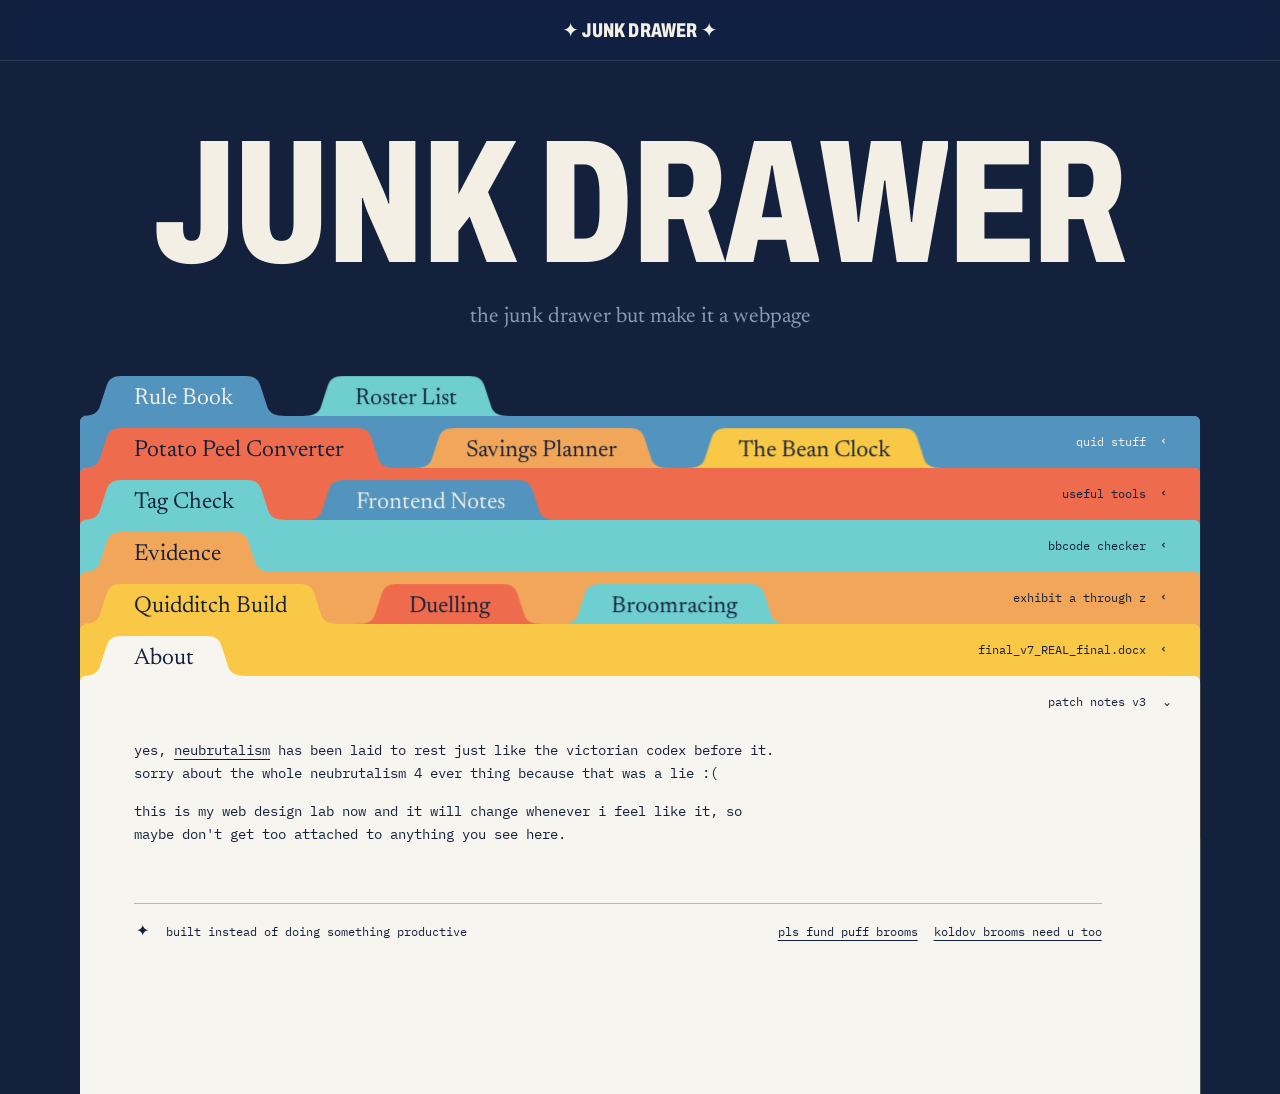
<file: index.html>
<!DOCTYPE html>
<html lang="en">
<head>
<meta charset="UTF-8">
<meta name="viewport" content="width=device-width, initial-scale=1.0">
<title>Junk Drawer</title>
<link rel="icon" href="favicon.svg?v=5" type="image/svg+xml">
<link rel="preconnect" href="https://fonts.googleapis.com">
<link rel="preconnect" href="https://fonts.gstatic.com" crossorigin>
<link href="https://fonts.googleapis.com/css2?family=Archivo:wdth,wght@62..125,400..900&family=IBM+Plex+Mono:wght@400;500&family=Newsreader:ital,opsz,wght@0,6..72,400..600;1,6..72,400&display=swap" rel="stylesheet">
<link rel="stylesheet" href="neo.css?v=traverse-10">
<script src="neo-transition.js?v=traverse-10"></script>
<script src="neo-motion.js?v=traverse-10"></script>
<script>
/* Start the stack at its final height. --cover-min (the About sheet's
   height, measured by neo-motion.js once it runs) is remembered per width;
   apply it before the first paint, so the page's scroll height does not
   change after it shows. Android Chrome flashes its scrollbar whenever that
   height changes, and on a phone that was every return home. */
try {
  var cm = JSON.parse(sessionStorage.getItem('junk-drawer:cover-min'));
  if (cm && cm.w === innerWidth) document.documentElement.style.setProperty('--cover-min', cm.v);
} catch (_) {}
</script>
<style>
/* A folder has a tabbed back and an independent front cover.
   The cover tips forward on hover; the right third unfolds the stack. */
html { overflow-x: hidden; overflow-x: clip; overscroll-behavior-y: none; }
body { padding-bottom: 0; }
/* A hovered cover slides down past the bottom of the stack (16px, or a lot
   more when the stack unfolds). Clip that vertically, here at <main>, whose
   bottom is the stack's bottom: as Mosby does, with overflow:clip, which
   hides it AND keeps it out of the scroll height (a clip-path only hid it,
   so the page could scroll into an empty dark strip). The sides are left
   open on purpose: a tilted cover comes out a few px wider than the sheets
   behind it, which is what makes the folder look like it is opening.
   (Lifted while a file is picked, as it slides out of the stack.) */
main { overflow-x: visible; overflow-y: clip; }
/* --gutter: the dark margin either side of the stack. The paper strip along
   the bottom (so no dark shows under the last folder) uses the same numbers
   as the stack: as wide as the window minus both gutters, capped at the
   stack's max-width, centred. The top bar cancels the gutter to stay full width. */
body.home {
  --gutter: 80px;
  --stack-max: 1300px;
  padding-left: var(--gutter); padding-right: var(--gutter);
  background:
    linear-gradient(var(--paper), var(--paper)) center bottom / min(var(--stack-max), calc(100% - 2 * var(--gutter))) 220px no-repeat,
    var(--desk);
}
body.home .topbar { margin-left: calc(-1 * var(--gutter)); margin-right: calc(-1 * var(--gutter)); }
@media (max-width: 1020px) { body.home { --gutter: 32px; } }
@media (max-width: 780px)  { body.home { --gutter: 24px; } }
@media (max-width: 500px)  { body.home { --gutter: 0px; } }

/* title only, at Mosby's scale: ~17vw, just under the bar, stack right after */
.home-intro { text-align: center; padding: clamp(40px, 6vw, 72px) 0 44px; }
/* "JUNK DRAWER" sets about 5.5x its font size wide: size it to the room
   between the gutters (with a little slack) so it stays on one line as long
   as it can, and only wraps once it would drop below 3rem */
.home-intro h1 { font-size: clamp(3rem, calc((100vw - 2 * var(--gutter) - 16px) / 5.7), 11rem); line-height: 0.8; }
/* the line under the title, as Mosby's: quiet serif, centred, a short measure */
/* same reason: the title must not wrap onto a second line for the moment
   its webfont is still loading (it is sized to fit on one; only on the very
   narrowest screens may it wrap) */
@media (min-width: 300px) { .home-intro h1 { white-space: nowrap; } }
.home-sub {
  max-width: 34ch; margin: 22px auto 0;
  font-family: var(--font-body); font-size: clamp(1.05rem, 2vw, 1.35rem); line-height: 1.35;
  color: var(--desk-dim);
}

/* ---------- THE STACK ---------- */
.stack {
  --tabh: var(--file-tab-height);     /* 4px taller than before, all of it under the label */
  --tab-pb: var(--file-tab-bottom);     /* room under the label, so it does not sit on the edge */
  --sh: var(--file-tab-shoulder);
  --peek: 52px;
  --reveal: clamp(210px, 15vw, 320px);
  /* --cover-min: the About sheet's own height, measured by neo-motion.js */
  --base: max(260px, 42vh, var(--reveal), var(--cover-min, 0px));
  --open: calc(var(--reveal) - var(--peek));
  --tilt: -3deg;
  --cover-offset: 16px;
  max-width: var(--stack-max); margin: 0 auto;
  user-select: none;
  position: relative;
  /* (vertical overflow is clipped by <main>, below) */
  --last: 5;         /* index of the bottom folder */
  height: calc(var(--tabh) + var(--base) + var(--last) * var(--peek));
  perspective: 3000px;
}
.folder {
  --c: var(--yellow);
  --depth: calc(var(--last) - var(--i));
  display: block; position: absolute; inset: auto 0 0;
  height: calc(var(--base) + var(--peek) * var(--depth));
  z-index: var(--i);
  color: var(--black); text-decoration: none;
  transform-origin: bottom;
  transform-style: preserve-3d;
  transition: transform 0.65s var(--ease), height 0.65s var(--ease);
  animation: stack-in 1s var(--ease) backwards;
  animation-delay: calc(0.15s + var(--i) * 0.07s);
}
/* while neo-motion.js measures the tab rows (see fitTabs) */
.stack.is-fitting .folder, .stack.is-fitting .folder * { transition: none !important; }
@keyframes stack-in { from { transform: translateY(60vh); } }

/* SHEETS — as in Mosby's stack, every sub-page is its own sheet in its own
   colour, all of them behind the folder's cover, each showing only its own
   tab (the row lists every tab so they keep their places; a sheet hides the
   ones that are not its). Hovering a tab tips the cover and every sheet in
   front of that one forward, so a strip of that sheet's colour shows above
   them: the file is being pulled out. The first sheet is the folder's own
   colour and catches the hover anywhere on the folder body. */
.folder-page {
  position: absolute; inset: 0; display: block;
  background: var(--pc); color: var(--pt, var(--black)); text-decoration: none;
  border-radius: 6px 6px 0 0;
  transform: translateZ(calc(var(--k) * -1px));
  transform-origin: bottom;
  transition: transform 0.65s var(--ease);
}
.folder-page.is-rotated { transform: translateY(var(--cover-offset)) rotateX(var(--tilt)); }
.folder-page:focus-visible { outline: none; }
.folder-page:focus-visible .folder-tab.is-own { text-decoration: underline; text-underline-offset: 4px; }
.folder-unfold { position: absolute; inset: 0 0 0 auto; width: 33%; z-index: 1; }

/* The file's sub-pages sit left-aligned in one row along its top edge, as
   Mosby's architects do per category; each tab links straight to its page.
   neo-motion.js keeps a row clear of the label of the folder behind it and
   shrinks the type a little if a long row would not fit. */
.folder-tabs {
  /* --tsh: this row's shoulder width; --tgap: space between two tabs'
     shoulders. Both tighten (set on the folder by neo-motion.js) before the
     type shrinks; read with fallbacks so the folder's values reach every sheet. */
  position: absolute; bottom: 100%; left: 0; right: var(--reserve, 0px);
  display: flex; align-items: flex-end;
  padding-left: var(--sh);
  font-size: var(--tab-fs, var(--file-tab-font));
}
.folder-tab.is-squeezed-out { display: none; }
.folder-tab {
  position: relative; flex: none;
  display: flex; align-items: center; justify-content: center;
  width: max-content; height: var(--tabh); padding: var(--file-tab-padding); margin-right: calc(var(--tsh, var(--sh)) * 2 + var(--tgap, 14px));
  background: var(--pc); color: inherit; text-decoration: none;
  font-family: var(--font-body); font-size: inherit; line-height: 1; white-space: nowrap;
}
.folder-tab:last-child { margin-right: 0; }
.folder-tab:not(.is-own) { visibility: hidden; }
/* the row spans the folder on every sheet; only a sheet's own tab may catch
   the pointer, or the front sheet's row would cover the tabs behind it */
.folder-tabs { pointer-events: none; }
.folder-tab.is-own { pointer-events: auto; }
.folder-tab::before, .folder-tab::after {
  content: ""; position: absolute; top: 0; bottom: 0; width: var(--tsh, var(--sh));
  background: var(--pc);
  -webkit-mask: var(--m) 0 0 / 100% 100% no-repeat; mask: var(--m) 0 0 / 100% 100% no-repeat;
}
/* 1px overlap into the tab, so no hairline seam shows at the join */
.folder-tab::before { right: calc(100% - 1px); --m: var(--shoulder-l); }
.folder-tab::after  { left: calc(100% - 1px);  --m: var(--shoulder-r); }
.folder-band {
  /* row 1: the file's label, level with the next folder's tab (as at rest);
     rows 2-3: the name, then the description, pushed well clear of the tab */
  display: grid; grid-template-columns: auto 1fr auto; grid-template-rows: 24px auto auto; align-items: center; gap: 0 28px;
  position: absolute; inset: 0;
  height: 100%; overflow: visible;
  pointer-events: none;
  transform-origin: bottom;
  transform-style: preserve-3d;
  transition: transform 0.65s var(--ease);
  align-content: start;
  background: var(--c);
  border-radius: 6px 6px 0 0;
  /* text lines up with the tab labels above it */
  padding: 13px clamp(16px, 3vw, 28px) 0 calc(var(--sh) + 14px);
}
/* Only the moving cover gets a highlight and shadow, never the whole stack. */
.folder-band::after {
  content: ""; position: absolute; inset: 0; border-radius: inherit;
  background: rgba(255,255,255,0.05);
  box-shadow: 0 -1px 8px rgba(0,0,0,0.15);
  opacity: 0; pointer-events: none;
  transition: opacity 0.65s var(--ease);
}
.folder-num, .folder-go {
  font-family: var(--font-mono); font-size: 0.78rem; white-space: nowrap;
}
.folder-desc {
  font-family: var(--font-display); font-weight: 800; font-stretch: 70%;
  font-size: clamp(1.25rem, 3.2vw, 1.65rem); line-height: 1; text-transform: uppercase;
  overflow: hidden; text-overflow: ellipsis; white-space: nowrap;
}
.folder-go { display: inline-flex; align-items: center; gap: 16px; grid-row: 1; grid-column: 3; }
.folder-num  { grid-row: 2; grid-column: 1; margin-top: 20px; }
.folder-desc { grid-row: 2; grid-column: 2 / -1; margin-top: 20px; }

/* at rest a folder shows only its tab and its label; the number, name and
   description slide in on hover, as Mosby's do */
.folder-num, .folder-desc {
  opacity: 0; transform: translateY(10px);
  transition: opacity var(--quick) ease, transform var(--slow) var(--ease);
}
.folder.is-hovered .folder-num, .folder.is-hovered .folder-desc { opacity: 1; transform: none; }
.folder.is-hovered .folder-desc { transition-delay: 0.04s; }
.folder-go i {
  font-style: normal; display: inline-block; transform: rotate(90deg);
  transition: transform var(--slow) var(--ease);
}
/* the blue folder (and any blue sheet in another folder) takes light ink:
   its tab, its label, and the number, name and line that slide in */
.folder[style*="--c: var(--pink)"] { color: var(--pink-ink); }
.folder-page[style*="--pc: var(--pink)"] { --pt: var(--pink-ink); }
/* the line only visible once the folders in front slide away */
.folder-more {
  grid-row: 3; grid-column: 1 / -1; margin-top: 22px; max-width: 72ch;
  font-family: var(--font-mono); font-size: 0.82rem; line-height: 1.75;
  opacity: 0; transform: translateY(8px);
  transition: opacity var(--quick) ease, transform var(--slow) var(--ease);
}

/* Same motion as the reference: a separate cover tips toward the viewer,
   then the following folders shorten from the top while their bottoms stay put. */
.folder.is-hovered .folder-band {
  transform: translateY(var(--cover-offset)) rotateX(var(--tilt));
}
.folder.is-hovered .folder-band::after { opacity: 1; }
.folder.is-after {
  height: calc(var(--base) + var(--peek) * var(--depth) - var(--cover-offset));
  transform: rotateX(var(--tilt)) translateZ(calc(2px * var(--i)));
}
.folder.is-after.is-unfolded {
  height: calc(var(--base) + var(--peek) * var(--depth) - var(--open));
}
.folder.is-hovered .folder-more { opacity: 1; transform: none; transition-delay: 0.1s; }
.folder.is-hovered .folder-go i { transform: rotate(0); }

/* The last file already lies open; all covers are shadow-free at rest. */
.folder.is-last .folder-band { padding-bottom: 40px; }
.folder.is-last .folder-num, .folder.is-last .folder-desc,
.folder.is-last .folder-more { opacity: 1; transform: none; }
.folder.is-last .folder-go i { transform: rotate(0); }

/* ---------- THE COVER: about, lying open at the bottom ---------- */
/* When the folders in front of a hovered one move aside, the others get
   shorter from the top. The cover instead slides down whole, by the same
   amount: its top lands in exactly the same place, but its content keeps its
   layout and the overhang slips out of view under the bottom of the (clipped)
   stack, rather than being squeezed against it. So it only needs a little
   spare room below its text, for the tilt. */
.folder-cover.is-after {
  height: calc(var(--base) + var(--peek) * var(--depth));
  transform: translateY(var(--cover-offset)) rotateX(var(--tilt)) translateZ(calc(2px * var(--i)));
}
.folder-cover.is-after.is-unfolded {
  height: calc(var(--base) + var(--peek) * var(--depth));
  transform: translateY(var(--open)) rotateX(var(--tilt)) translateZ(calc(2px * var(--i)));
}
.folder-cover .folder-band { display: block; }
/* laid out like every other folder's open state: the label row at the top
   right, then the content starting where their name rows start */
.folder-cover .folder-go { display: flex; justify-content: flex-end; align-items: center; height: 24px; }
.folder-cover .cover-body { margin-top: 26px; }   /* first line level with the other folders' names */
.folder-cover .folder-page { cursor: default; }
.cover-body { max-width: 640px; }
.hero-line {
  font-family: var(--font-mono); font-size: 0.86rem; line-height: 1.7;
  margin-bottom: 14px;
}
/* links in the about text: same underline as the footer's, and clickable
   (the cover itself ignores the pointer) */
.hero-line a {
  color: var(--black); text-decoration: underline; text-decoration-thickness: 1px;
  text-underline-offset: 4px; pointer-events: auto;
  transition: color var(--quick) ease;
}
.hero-line a:hover { color: var(--ink-dim); }
/* the footer sits at the foot of the cover, in its ink; the cover itself
   ignores the pointer, so the links switch it back on */
.folder-cover .site-footer {
  max-width: none; margin: 56px 0 0; padding: 20px 0 8px;
  color: var(--black); border-top: 1px solid rgba(0,0,0,0.25);
  animation: none; pointer-events: auto;
}
.folder-cover .site-footer .footer-star { color: var(--black); }
.folder-cover .site-footer a { color: var(--black); text-decoration-color: currentColor; }
.folder-cover .site-footer a:hover { color: var(--ink-dim); }
@media (max-width: 820px) {
  .folder-cover .site-footer .footer-links { flex-basis: 100%; margin-left: 0; padding-left: calc(1rem + 16px); }
}

/* clicked: the folder slides to the bottom of the screen and everything else
   falls away; the next page picks it up from there (neo-motion.js) */
.folder.is-picked { z-index: 10; transition: transform 0.65s cubic-bezier(0.65, 0, 0.35, 1); }
/* LEAVING HOME — Mosby's own "folder-open" exit, step for step:
   - every other folder slides down 120% of its own height, 0.75s, easing
     out (GSAP's power2.out, a cubic: quick off the mark), one after another in
     stack order (back to front), all set off within 0.2s as on Mosby's
     four-folder stack (--out, each folder's start, set by neo-transition.js), and the clicked one keeps its place in the stack,
     so the folders in front of it stay in front;
   - the clicked folder's other tabs drop away behind it (0.4s);
   - the line under the title, then the title, sink 2rem and fade (0.45s).
   They fall past the bottom of the screen; clipping at the body keeps that
   from lengthening the page. */
html.is-picking main { overflow: visible; }
html.is-picking body { overflow: clip; }
html.is-picking .stack .folder:not(.is-picked) {
  transform: translateY(120%);
  transition: transform 0.75s cubic-bezier(0.33, 1, 0.68, 1) var(--out, 0ms);
}
html.is-picking .stack .folder.is-picked { z-index: var(--i); }
/* the strip the tab sits in clips it, so it drops out of sight (as Mosby's
   header mask does) instead of sliding down onto its own sheet */
html.is-picking .folder.is-picked .folder-page.is-tucked .folder-tabs { overflow: clip; }
html.is-picking .folder.is-picked .folder-page.is-tucked .folder-tab.is-own {
  transform: translateY(110%);
  transition: transform 0.4s cubic-bezier(0.33, 1, 0.68, 1);
}
html.is-picking .home-sub,
html.is-picking .home-intro h1 {
  opacity: 0; transform: translateY(2rem);
  transition: opacity 0.45s cubic-bezier(0.33, 1, 0.68, 1) 0.05s, transform 0.45s cubic-bezier(0.33, 1, 0.68, 1) 0.05s;
}
html.is-picking .home-intro h1 { transition-delay: 0.15s; }
html.is-picking .folder.is-picked .folder-band > * {
  opacity: 0; transition: opacity 0.15s ease;
}
html.is-picking .folder.is-picked .folder-band::after {
  opacity: var(--held-light, 0); transition: none;
}

@media (max-width: 620px) {
  .stack { --peek: 42px; --tabh: var(--file-tab-height); --tab-pb: var(--file-tab-bottom); --sh: var(--file-tab-shoulder); }
  .folder-tabs { font-size: var(--file-tab-font); right: 0; }
  /* no room for a row of sub-pages: the first tab stands for the file */
  .folder-tab:not(:first-child) { display: none; }
  .folder-band { grid-template-columns: auto 1fr; padding: 12px 14px 0; gap: 0 12px; }
  .folder-go, .folder-more, .folder-num, .folder-desc { display: none; }
  .cover-body { max-width: none; }
}
</style>
</head>
<body class="home f-yellow">
<header class="topbar">
  <span class="topbar-home">✦ Junk Drawer ✦</span>
</header>

<main>
  <div class="masthead home-intro">
    <h1>Junk Drawer</h1>
    <p class="home-sub">the junk drawer but make it a webpage</p>
  </div>

  <nav class="stack" aria-label="Junk Drawer files">
    <div class="folder" style="--c: var(--pink); --i: 0">
      <a class="folder-page" href="quidmodding/#roster" data-k="1" style="--pc: var(--cyan); --k: 1;"><span class="folder-tabs"><span class="folder-tab">Rule Book</span><span class="folder-tab is-own">Roster List</span></span></a>
      <a class="folder-page" href="quidmodding/" data-k="0" style="--pc: var(--pink); --k: 0;"><span class="folder-tabs"><span class="folder-tab is-own">Rule Book</span><span class="folder-tab">Roster List</span></span></a>
      <a class="folder-unfold" href="quidmodding/" tabindex="-1" aria-hidden="true"></a>
      <span class="folder-band">
        <span class="folder-num">01</span>
        <span class="folder-desc">quid stuff</span>
        <span class="folder-go">quid stuff <i aria-hidden="true">⌄</i></span>
        <span class="folder-more">built here so i stop losing it in forty different tabs</span>
      </span>
    </div>
    <div class="folder" style="--c: var(--lime); --i: 1">
      <a class="folder-page" href="gringotts/#bean-clock" data-k="2" style="--pc: var(--yellow); --k: 2;"><span class="folder-tabs"><span class="folder-tab">Potato Peel Converter</span><span class="folder-tab">Savings Planner</span><span class="folder-tab is-own">The Bean Clock</span></span></a>
      <a class="folder-page" href="gringotts/#planner" data-k="1" style="--pc: var(--orange); --k: 1;"><span class="folder-tabs"><span class="folder-tab">Potato Peel Converter</span><span class="folder-tab is-own">Savings Planner</span><span class="folder-tab">The Bean Clock</span></span></a>
      <a class="folder-page" href="gringotts/" data-k="0" style="--pc: var(--lime); --k: 0;"><span class="folder-tabs"><span class="folder-tab is-own">Potato Peel Converter</span><span class="folder-tab">Savings Planner</span><span class="folder-tab">The Bean Clock</span></span></a>
      <a class="folder-unfold" href="gringotts/" tabindex="-1" aria-hidden="true"></a>
      <span class="folder-band">
        <span class="folder-num">02</span>
        <span class="folder-desc">useful tools</span>
        <span class="folder-go">useful tools <i aria-hidden="true">⌄</i></span>
        <span class="folder-more">how many potato peelings your money is worth and how long until you can afford the thing you want, plus a bean clock</span>
      </span>
    </div>
    <div class="folder" style="--c: var(--cyan); --i: 2">
      <a class="folder-page" href="bbcode-fixer/#frontend" data-k="1" style="--pc: var(--pink); --k: 1;"><span class="folder-tabs"><span class="folder-tab">Tag Check</span><span class="folder-tab is-own">Frontend Notes</span></span></a>
      <a class="folder-page" href="bbcode-fixer/" data-k="0" style="--pc: var(--cyan); --k: 0;"><span class="folder-tabs"><span class="folder-tab is-own">Tag Check</span><span class="folder-tab">Frontend Notes</span></span></a>
      <a class="folder-unfold" href="bbcode-fixer/" tabindex="-1" aria-hidden="true"></a>
      <span class="folder-band">
        <span class="folder-num">03</span>
        <span class="folder-desc">bbcode checker</span>
        <span class="folder-go">bbcode checker <i aria-hidden="true">⌄</i></span>
        <span class="folder-more">paste your BBCode and find out which tag you forgor to close</span>
      </span>
    </div>
    <div class="folder" style="--c: var(--orange); --i: 3">
      <a class="folder-page" href="playbook/" data-k="0" style="--pc: var(--orange); --k: 0;"><span class="folder-tabs"><span class="folder-tab is-own">Evidence</span></span></a>
      <a class="folder-unfold" href="playbook/" tabindex="-1" aria-hidden="true"></a>
      <span class="folder-band">
        <span class="folder-num">04</span>
        <span class="folder-desc">exhibit a through z</span>
        <span class="folder-go">exhibit a through z <i aria-hidden="true">⌄</i></span>
        <span class="folder-more">you'll get the idea of what this place is for once you read a few</span>
      </span>
    </div>
    <div class="folder" style="--c: var(--yellow); --i: 4">
      <a class="folder-page" href="final-v7-real-final/#broomracing" data-k="2" style="--pc: var(--cyan); --k: 2;"><span class="folder-tabs"><span class="folder-tab">Quidditch Build</span><span class="folder-tab">Duelling</span><span class="folder-tab is-own">Broomracing</span></span></a>
      <a class="folder-page" href="final-v7-real-final/#duelling" data-k="1" style="--pc: var(--lime); --k: 1;"><span class="folder-tabs"><span class="folder-tab">Quidditch Build</span><span class="folder-tab is-own">Duelling</span><span class="folder-tab">Broomracing</span></span></a>
      <a class="folder-page" href="final-v7-real-final/" data-k="0" style="--pc: var(--yellow); --k: 0;"><span class="folder-tabs"><span class="folder-tab is-own">Quidditch Build</span><span class="folder-tab">Duelling</span><span class="folder-tab">Broomracing</span></span></a>
      <a class="folder-unfold" href="final-v7-real-final/" tabindex="-1" aria-hidden="true"></a>
      <span class="folder-band">
        <span class="folder-num">05</span>
        <span class="folder-desc">final_v7_REAL_final.docx</span>
        <span class="folder-go">final_v7_REAL_final.docx <i aria-hidden="true">⌄</i></span>
        <span class="folder-more">min-maxed builds for quidditch, duelling &amp; broomracing, plus whatever else fell in here</span>
      </span>
    </div>
    <section class="folder folder-cover is-last" style="--c: var(--paper); --i: 5" aria-label="About">
      <span class="folder-page" data-k="0" style="--pc: var(--paper); --k: 0;"><span class="folder-tabs"><span class="folder-tab is-own">About</span></span></span>
      <div class="folder-band">
        <span class="folder-go">patch notes v3 <i aria-hidden="true">⌄</i></span>
        <div class="cover-body">
          <p class="hero-line">yes, <a href="https://neubrutalism.com/" target="_blank" rel="noopener">neubrutalism</a> has been laid to rest just like the victorian codex before it. sorry about the whole neubrutalism 4 ever thing because that was a lie :(</p>
          <p class="hero-line">this is my web design lab now and it will change whenever i feel like it, so maybe don't get too attached to anything you see here.</p>
        </div>
        <footer class="site-footer">
          <span class="footer-star">✦</span>
          <span>built instead of doing something productive</span>
          <span class="footer-links">
            <a href="https://hogwarts.io/viewtopic.php?t=18994" target="_blank" rel="noopener">pls fund puff brooms</a>
            <a href="https://hogwarts.io/viewtopic.php?t=21853" target="_blank" rel="noopener">koldov brooms need u too</a>
          </span>
        </footer>
      </div>
    </section>
  </nav>
</main>
</body>
</html>
</file>
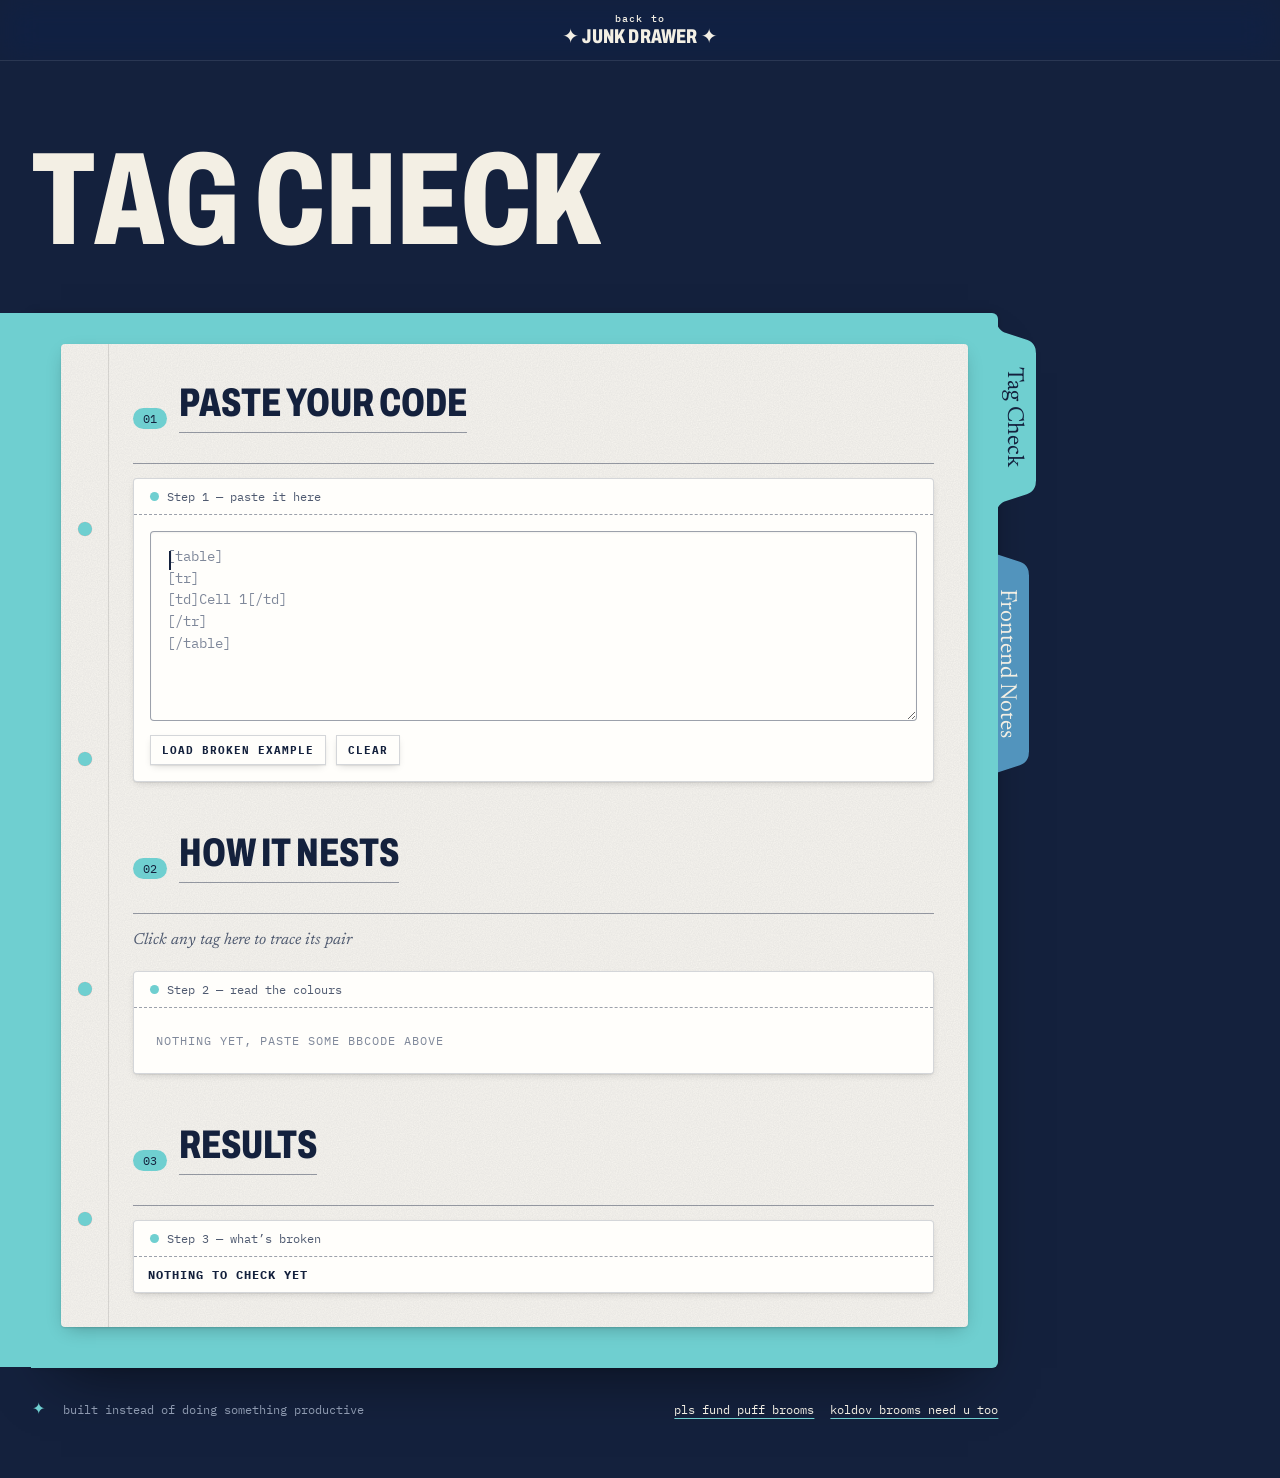
<file: bbcode-fixer/index.html>
<!DOCTYPE html>
<html lang="en">
<head>
<meta charset="UTF-8">
<meta name="viewport" content="width=device-width, initial-scale=1.0">
<title>Tag Check</title>
<link rel="icon" href="../favicon.svg?v=5" type="image/svg+xml">
<link rel="preconnect" href="https://fonts.googleapis.com">
<link rel="preconnect" href="https://fonts.gstatic.com" crossorigin>
<link href="https://fonts.googleapis.com/css2?family=Archivo:wdth,wght@62..125,400..900&family=IBM+Plex+Mono:wght@400;500&family=Newsreader:ital,opsz,wght@0,6..72,400..600;1,6..72,400&display=swap" rel="stylesheet">
<link rel="stylesheet" href="../neo.css?v=traverse-10">
<script src="../neo-transition.js?v=traverse-10"></script>
<script src="../neo-motion.js?v=traverse-10"></script>
<style>
/* Colour roles on this page: yellow = you type here, green/red = the verdict,
   and the depth colours below are functional (they encode nesting level).
   Everything else is black on white so those three actually mean something. */
:root {
  --depth0: #1b7f3b;
  --depth1: #d81b60;
  --depth2: #1565c0;
  --depth3: #7b1fa2;
  --depth4: #e65100;
  --depth5: #00838f;
}

/* ---- zone 1: input (the only strong fill on the page) ---- */
#bb-input {
  display: block; width: 100%; min-height: 190px; resize: vertical;
  font-family: var(--font-mono); font-size: 0.85rem; line-height: 1.6;
  background: var(--card); padding: 14px 16px;
}
#bb-input:focus { background: var(--card); }
/* sits exactly where the first character will land: 3px border + 16px
   padding across, and the first line box down. A real cursor renders on top
   of the placeholder, so overlapping it is correct rather than a collision. */
.caret-hint::after { left: 19px; top: 20px; height: 1.15em; }

.toolbar { display: flex; gap: 10px; margin: 14px 0 0; flex-wrap: wrap; }
.toolbar a {
  font-family: var(--font-mono); font-weight: 700; font-size: 0.7rem;
  letter-spacing: 1px; text-transform: uppercase;
  color: var(--black); text-decoration: none; cursor: pointer;
  background: var(--card); border: 1px solid var(--rule);
  box-shadow: var(--lift-sm); padding: 7px 11px;
  transition: transform var(--quick) var(--ease), box-shadow var(--quick) var(--ease), background var(--quick) var(--ease);
}
.toolbar a:hover { background: var(--yellow); transform: translateY(-2px); box-shadow: var(--lift); }

/* ---- zone 2: output ---- */
#code-wrap { position: relative; max-height: 460px; overflow: auto; background: var(--card); }
#code-output { font-family: var(--font-mono); font-size: 0.82rem; line-height: 1.7; }
.code-placeholder {
  padding: 22px; color: var(--ink-faint); font-family: var(--font-mono);
  font-size: 0.78rem; text-transform: uppercase; letter-spacing: 1px;
}
.code-line { display: flex; white-space: pre; }
.line-num {
  flex: none; width: 42px; text-align: right; padding-right: 12px; user-select: none;
  color: var(--ink-dim); background: var(--paper);
  border-right: 1px solid var(--rule); font-weight: 700;
}
.line-content { padding-left: 12px; white-space: pre; }

/* NOTE: .tag here = a BBCode token in the output, not a UI chip.
   Deliberately flat — shadowing inline code would wreck the view. */
.tag { cursor: pointer; font-weight: 700; padding: 0 2px; }
.tag:hover { background: var(--yellow); outline: 1px solid var(--rule); }
.tag.flash { background: var(--black) !important; color: var(--yellow) !important; }
.tag-depth0 { color: var(--depth0); }
.tag-depth1 { color: var(--depth1); }
.tag-depth2 { color: var(--depth2); }
.tag-depth3 { color: var(--depth3); }
.tag-depth4 { color: var(--depth4); }
.tag-depth5 { color: var(--depth5); }
.tag-warning { text-decoration: underline dotted currentColor; }
.tag-error { color: #fff; background: var(--red-bright); outline: 1px solid var(--rule); font-weight: 700; }
.tag-skip { color: var(--ink-faint); font-weight: 400; }

#arrow-svg { position: absolute; top: 0; left: 0; pointer-events: none; z-index: 5; overflow: visible; }

/* ---- zone 3: verdict. White card, coloured status BAR (class set by JS).
   Colour is confined to the stripe so it reads as a state, not a mood. ---- */
.verdict { background: var(--card); }
.verdict-bar {
  font-family: var(--font-mono); font-weight: 700; font-size: 0.75rem;
  letter-spacing: 1px; text-transform: uppercase;
  padding: 10px 14px; border-bottom: 1px solid var(--rule);
}
.verdict-good .verdict-bar { background: var(--good); }
.verdict-bad  .verdict-bar { background: var(--red); }
.verdict:not(.verdict-bad) .verdict-bar { border-bottom: none; }
.verdict-body { padding: 14px; }
.issue-item {
  font-family: var(--font-mono); font-size: 0.8rem; line-height: 1.5;
  padding: 10px 12px; margin-bottom: 8px; cursor: pointer;
  background: var(--card); border: 1px solid var(--rule);
  box-shadow: var(--lift-sm);
  transition: transform var(--quick) var(--ease), box-shadow var(--quick) var(--ease), background var(--quick) var(--ease);
}
.issue-item:last-child { margin-bottom: 0; }
.issue-item:hover { background: var(--yellow); transform: translateY(-2px); box-shadow: var(--lift); }
.issue-item b { font-family: var(--font-mono); color: var(--red-bright); }


@media (max-width: 620px) {
  #code-output { font-size: 0.72rem; }
  .line-num { width: 32px; padding-right: 8px; }
}


/* ---------- SUB-PAGES ----------
   Tag Check (the checker) and Frontend notes, one tab each, as on the
   other files. #frontend opens the notes directly. */
.chapter { scroll-margin-top: 96px; }
@font-face { font-family: 'Zapfino'; src: url('Zapfino.ttf') format('truetype'); font-display: swap; }
@font-face { font-family: 'Snell Roundhand'; src: url('Snell_Roundhand.otf') format('opentype'); font-display: swap; }
@font-face { font-family: 'American Typewriter'; src: url('American_Typewriter.ttf') format('truetype'); font-display: swap; }
@font-face { font-family: 'Georgia'; src: url('Georgia.ttf') format('truetype'); font-display: swap; }
@font-face { font-family: 'Charter'; src: url('CharterBT.otf') format('opentype'); font-display: swap; }
@font-face { font-family: 'Atkinson Hyperlegible Next'; src: url('AtkinsonHyperlegibleNext.ttf') format('truetype'); font-display: swap; }
@font-face { font-family: 'Lucida Handwriting'; src: url('LucidaHandwriting.TTF') format('truetype'); font-display: swap; }
@font-face { font-family: 'Segoe Script'; src: url('Segoe_Script.ttf') format('truetype'); font-display: swap; }
@font-face { font-family: 'Consolas'; src: url('Consolas.TTF') format('truetype'); font-display: swap; }

/* ---------- FRONTEND NOTES ---------- */
.notes { max-width: none; }
/* the notes run the full width of the sheet (no reading-measure cap) */
.notes > .position-heading:first-child { margin-top: 6px; }
/* topic headings: big condensed ink with a highlighter stroke */
.position-heading {
  font-family: var(--font-display); font-weight: 800; font-stretch: 72%;
  font-size: clamp(1.8rem, 6.5vw, 2.6rem); line-height: 1; text-transform: uppercase;
  letter-spacing: 0; color: var(--black);
  background: linear-gradient(transparent 60%, color-mix(in srgb, var(--folder) 80%, transparent) 60%, color-mix(in srgb, var(--folder) 80%, transparent) 92%, transparent 92%);
  display: block; width: fit-content; padding: 0 4px;
  margin: 58px 0 18px;
}

/* font + colour swatches */
.font-grid { display: grid; grid-template-columns: 1fr 1fr; gap: 0; margin: 22px 0; border: 1px solid var(--rule); }
.font-grid.single { grid-template-columns: 1fr; max-width: 280px; margin-left: 0; }
.font-grid.trio { grid-template-columns: repeat(3, 1fr); }
.font-swatch { text-align: center; padding: 14px 8px; border: 1px solid var(--rule); background: var(--card); }
.font-swatch-sample {
  font-size: 2.1rem; color: var(--black); margin-bottom: 8px; line-height: 1.2;
  display: flex; align-items: center; justify-content: center; height: 3.4rem;
}
.font-swatch-name { font-family: var(--font-mono); font-size: 0.72rem; text-transform: uppercase; }

.color-grid {
  display: grid; grid-template-columns: repeat(auto-fill, minmax(190px, 1fr));
  gap: 10px; margin: 14px 0 22px;
}
.color-chip {
  display: flex; align-items: center; gap: 10px;
  border: 1px solid var(--rule);
  background: var(--card); padding: 9px 12px;
}
/* DO NOT re-theme the values below to the site palette. #C1B89B is the
   forum's actual background and #443D28 its blockquote text — these
   demos only mean anything shown in the forum's real context. */
.color-chip.dark { background: #C1B89B; }
.color-chip.dark .color-name { color: #2a2418; }
.color-chip.dark .color-hex { color: #4a4436; }
.color-swatch { width: 30px; height: 30px; flex: none; border: 1px solid var(--rule); }
.color-swatch.old { opacity: 0.4; }
.color-info { display: flex; flex-direction: column; }
.color-name { font-weight: 700; font-size: 0.9rem; text-transform: uppercase; }
.color-hex { font-family: var(--font-mono); font-size: 0.72rem; color: var(--ink-dim); }

.hex-opacity-grid {
  display: grid; grid-template-columns: repeat(4, 1fr); grid-auto-flow: column;
  grid-template-rows: repeat(26, auto); gap: 0 16px;
  font-family: var(--font-mono); font-size: 0.75rem; margin: 14px 0 22px;
  background: var(--card); border: 1px solid var(--rule); padding: 14px 16px;
}
.hex-opacity-row { display: flex; justify-content: space-between; padding: 2px 4px; border-bottom: 1px dashed var(--rule-strong); }
.hex-opacity-row .op-val { color: var(--ink-dim); }
.hex-opacity-row .op-hex { font-weight: 700; }

.radius-demo { display: flex; gap: 24px; justify-content: flex-start; margin: 18px 0; flex-wrap: wrap; }
.radius-box {
  position: relative; width: 200px; height: 120px;
  background: #C1B89B;   /* forum background — keep, see note above */
  border: 1px solid var(--rule); border-radius: 0;
  display: flex; align-items: flex-end; justify-content: center; padding-bottom: 12px;
}
.radius-overlay { position: absolute; inset: 14px; background: rgba(255,255,255,0.25); }
.radius-box-label { position: relative; z-index: 1; font-family: var(--font-mono); font-size: 0.8rem; font-weight: 700; color: #443D28; }

.font-grid, .hex-opacity-grid, .color-chip { border-radius: var(--radius); overflow: hidden; }
.color-swatch { border-radius: 50%; border-color: var(--rule-strong); }

/* prose */
.notes p { font-size: 1.05rem; line-height: 1.75; color: var(--black); margin-bottom: 14px; }
.notes strong { font-weight: 700; }
/* block + fit-content so the next heading can't flow up beside it */
.notes .label {
  display: block; width: fit-content; font-family: var(--font-mono); font-weight: 700; font-size: 0.7rem;
  text-transform: uppercase; letter-spacing: 2px;
  background: var(--cyan); border: none; border-radius: 999px;
  padding: 5px 10px; margin: 26px 0 12px;
}
.notes a { color: var(--black); text-decoration: underline; text-decoration-thickness: 2px; text-underline-offset: 3px; }
.notes a:hover { background: var(--yellow); }

@media (max-width: 480px) {
  .font-grid { display: none; }
  .hex-opacity-grid { grid-template-columns: repeat(2, 1fr); grid-template-rows: repeat(51, auto); }
}
</style>
</head>
<body class="f-cyan">
<header class="topbar">
  <a class="topbar-home" href="../" aria-label="Junk Drawer home">✦ Junk Drawer ✦</a>
</header>
<div class="frame">
  <div class="masthead">
      <h1>Tag Check</h1>
    </div>

  <div class="page" data-tab="Tag Check">
  <div class="sheet" data-tab="Tag Check">

    <div class="tabs" role="tablist">
      <button class="tab active" id="toc-1" data-c="cyan" style="--c: var(--cyan)" onclick="showChapter(1, this)">Tag Check</button>
      <button class="tab" id="toc-2" data-c="pink" style="--c: var(--pink)" onclick="showChapter(2, this)">Frontend Notes</button>
    </div>

    <!-- Tag Check: the checker -->
    <section class="chapter" id="chapter-1">

    <section class="block" data-c="cyan">
      <div class="block-head">
        <span class="block-step">1</span>
        <h2 class="block-title">Paste your code</h2>
      </div>
      <div class="surface surface-input surface-headed">
        <div class="surface-head"><span class="head-mark">&#9654;</span> Step 1 &mdash; paste it here</div>
        <div class="surface-body">
        <span class="caret-hint"><textarea id="bb-input" placeholder="[table]&#10;[tr]&#10;[td]Cell 1[/td]&#10;[/tr]&#10;[/table]" spellcheck="false"></textarea></span>
        <div class="toolbar">
          <a id="load-example">Load broken example</a>
          <a id="clear-input">Clear</a>
        </div>
        </div>
      </div>
    </section>

    <section class="block" data-c="cyan">
      <div class="block-head">
        <span class="block-step">2</span>
        <h2 class="block-title">How it nests</h2>
      </div>
      <p class="block-note">Click any tag here to trace its pair</p>
      <div class="surface surface-output surface-headed">
        <div class="surface-head"><span class="head-mark">&#9654;</span> Step 2 &mdash; read the colours</div>
        <div id="code-wrap">
          <div id="code-output"><div class="code-placeholder">Nothing yet, paste some BBCode above</div></div>
          <svg id="arrow-svg"></svg>
        </div>
      </div>
    </section>

    <section class="block" data-c="cyan">
      <div class="block-head">
        <span class="block-step">3</span>
        <h2 class="block-title">Results</h2>
      </div>
      <div class="surface surface-headed">
        <div class="surface-head"><span class="head-mark">&#9654;</span> Step 3 &mdash; what&rsquo;s broken</div>
        <div id="issues-panel" class="verdict"><div class="verdict-bar">Nothing to check yet</div></div>
      </div>
    </section>
    </section>

    <!-- Frontend notes -->
    <section class="chapter hidden" id="chapter-2">
      <h2>Frontend Notes for BBCoders</h2>
      <div class="notes">
        <p><a href="./" onclick="showChapter(1); history.replaceState(null, '', location.pathname); return false;">Tag Check</a> is a BBCode structure checker I built, give it a try! Just keep in mind it's plain JavaScript running in your browser, so refreshing the page wipes everything you've typed.</p>

        <div class="position-heading">Fonts</div>
        <p>Apple devices (macOS/iOS) have their own font system, because of course they do, but as of a <s>December 2025</s> July 2026 update the regular font has been unified to <span style="font-family: 'Georgia', serif;"><s>Georgia</s></span> <span style="font-family: 'Charter', serif;">Bitstream Charter</span> across the board. RIP Iowan Old Style <s>&mdash; genuinely thrilled to see it go, one less thing to account for when coding across systems.</s> and RIP Georgia too, that lasted all of seven months.</p>
        <p><s>anyway that's settled now.</s> <strong>ANOTHER update</strong> bc why not: they've stopped choosing for us entirely &mdash; you can now pick the regular font yourself, between <span style="font-family: 'Charter', serif;">Bitstream Charter</span> (the new one), <span style="font-family: 'Georgia', serif;">Georgia</span> (the old one), and <span style="font-family: 'Atkinson Hyperlegible Next', sans-serif;">Atkinson Hyperlegible Next</span> &mdash; an san serif accessibility font built to be as legible as possible, especially for anyone with vision or reading difficulties. so instead of <s>one thing</s> zero things to account for, it is now three. cool. cool cool cool.</p>
        <div class="font-grid trio">
          <div class="font-swatch">
            <div class="font-swatch-sample" style="font-family: 'Charter', serif; font-size: 2.2rem;">Regular</div>
            <div class="font-swatch-name">Bitstream Charter<span style="display: block; text-transform: none; opacity: 0.6; margin-top: 3px;">the new one</span></div>
          </div>
          <div class="font-swatch">
            <div class="font-swatch-sample" style="font-family: 'Georgia', serif; font-size: 2.2rem;">Regular</div>
            <div class="font-swatch-name">Georgia<span style="display: block; text-transform: none; opacity: 0.6; margin-top: 3px;">the old one</span></div>
          </div>
          <div class="font-swatch">
            <div class="font-swatch-sample" style="font-family: 'Atkinson Hyperlegible Next', sans-serif; font-size: 2rem;">Regular</div>
            <div class="font-swatch-name">Atkinson Hyperlegible Next<span style="display: block; text-transform: none; opacity: 0.6; margin-top: 3px;">most legible</span></div>
          </div>
        </div>

        <p>Signature, cursive, and typewriter still run on two separate sets depending on the device though.</p>

        <div class="font-grid">
          <div class="font-swatch">
            <div class="font-swatch-sample" style="font-family: Zapfino, cursive; font-size: 2.0rem; transform: translateY(5px);">Signature</div>
            <div class="font-swatch-name">Zapfino</div>
          </div>
          <div class="font-swatch">
            <div class="font-swatch-sample" style="font-family: 'Lucida Handwriting', cursive;">Signature</div>
            <div class="font-swatch-name">Lucida Handwriting</div>
          </div>
        </div>

        <div class="font-grid">
          <div class="font-swatch">
            <div class="font-swatch-sample" style="font-family: 'Snell Roundhand', cursive; font-size: 2.6rem;">Cursive</div>
            <div class="font-swatch-name">Snell Roundhand</div>
          </div>
          <div class="font-swatch">
            <div class="font-swatch-sample" style="font-family: 'Segoe Script', cursive;">Cursive</div>
            <div class="font-swatch-name">Segoe Script</div>
          </div>
        </div>

        <div class="font-grid">
          <div class="font-swatch">
            <div class="font-swatch-sample" style="font-family: 'American Typewriter', monospace; font-size: 1.9rem;">Typewriter</div>
            <div class="font-swatch-name">American Typewriter</div>
          </div>
          <div class="font-swatch">
            <div class="font-swatch-sample" style="font-family: Consolas, monospace; font-size: 1.9rem; transform: translateY(3px);">Typewriter</div>
            <div class="font-swatch-name">Consolas</div>
          </div>
        </div>

        <p>In table: Left column is what Apple users see, right column is what everyone else gets. And if you're reading this on mobile — no tables for you >:( why are you looking at coding resources on your phone? Go find a laptop!</p>

        <div class="position-heading">Colors</div>

        <p class="label">User Group Colors</p>
        <div class="color-grid">
          <div class="color-chip">
            <span class="color-swatch" style="background:#8a1d1d;"></span>
            <div class="color-info"><span class="color-name">Gryffindor</span><span class="color-hex">#8a1d1d</span></div>
          </div>
          <div class="color-chip">
            <span class="color-swatch" style="background:#1a541a;"></span>
            <div class="color-info"><span class="color-name">Slytherin</span><span class="color-hex">#1a541a</span></div>
          </div>
          <div class="color-chip">
            <span class="color-swatch" style="background:#22476c;"></span>
            <div class="color-info"><span class="color-name">Ravenclaw</span><span class="color-hex">#22476c</span></div>
          </div>
          <div class="color-chip">
            <span class="color-swatch old" style="background:#89700a;"></span>
            <span class="color-swatch" style="background:#9e7e1e;"></span>
            <div class="color-info"><span class="color-name">Hufflepuff</span><span class="color-hex"><s>#89700a</s> &rarr; #9e7e1e</span></div>
          </div>
          <div class="color-chip">
            <span class="color-swatch old" style="background:#6f5d8a;"></span>
            <span class="color-swatch" style="background:#450d59;"></span>
            <div class="color-info"><span class="color-name">Staffs</span><span class="color-hex"><s>#6f5d8a</s> &rarr; #450d59</span></div>
          </div>
          <div class="color-chip">
            <span class="color-swatch old" style="background:#505050;"></span>
            <span class="color-swatch" style="background:#5c361f;"></span>
            <div class="color-info"><span class="color-name">Adults</span><span class="color-hex"><s>#505050</s> &rarr; #5c361f</span></div>
          </div>
          <div class="color-chip">
            <span class="color-swatch" style="background:#005757;"></span>
            <div class="color-info"><span class="color-name">INPCs</span><span class="color-hex">#005757</span></div>
          </div>
        </div>

        <p class="label">Money Colors</p>
        <div class="color-grid">
          <div class="color-chip">
            <span class="color-swatch" style="background:#D1A541;"></span>
            <div class="color-info"><span class="color-name">Galleons</span><span class="color-hex">#D1A541</span></div>
          </div>
          <div class="color-chip">
            <span class="color-swatch" style="background:#BCB1B9;"></span>
            <div class="color-info"><span class="color-name">Sickles</span><span class="color-hex">#BCB1B9</span></div>
          </div>
          <div class="color-chip">
            <span class="color-swatch" style="background:#A26E49;"></span>
            <div class="color-info"><span class="color-name">Knuts</span><span class="color-hex">#A26E49</span></div>
          </div>
        </div>

        <p class="label">Blockquote</p>
        <p>Blockquote text on encyclopedia pages uses rgb(67.753696319, 61.1166627571, 39.546303681). Rounded everything up and the closest hex I could manage is #434027. Tho I tend to use #443D28.</p>
        <div class="color-grid">
          <div class="color-chip">
            <span class="color-swatch" style="background:#434027;"></span>
            <div class="color-info"><span class="color-name">Blockquote Text</span><span class="color-hex">#434027</span></div>
          </div>
          <div class="color-chip">
            <span class="color-swatch" style="background:#443D28;"></span>
            <div class="color-info"><span class="color-name">What I Use</span><span class="color-hex">#443D28</span></div>
          </div>
        </div>

        <p>Blockquote background is 20% white opacity, so something like #FFFFFF33 gets you close enough. But #FFFFFF59 actually looks better.</p>
        <div class="color-grid">
          <div class="color-chip dark">
            <span class="color-swatch" style="background: rgba(255,255,255,0.25);"></span>
            <div class="color-info"><span class="color-name">20% White</span><span class="color-hex">#FFFFFF33</span></div>
          </div>
          <div class="color-chip dark">
            <span class="color-swatch" style="background: rgba(255,255,255,0.35);"></span>
            <div class="color-info"><span class="color-name">35% White</span><span class="color-hex">#FFFFFF59</span></div>
          </div>
        </div>
                <p>Corner radius is 0.3em (site default 1rem = 16px, so roughly 4.8px, can just round to 5px). This probably doesn't belong in the color section but I'm putting it here anyway since we're talking blockquotes.</p>

        <div class="radius-demo">
          <div class="radius-box">
            <div class="radius-overlay" style="border-radius: 0;"></div>
            <span class="radius-box-label">0px</span>
          </div>
          <div class="radius-box">
            <div class="radius-overlay" style="border-radius: 5px;"></div>
            <span class="radius-box-label">5px</span>
          </div>
        </div>

        <p class="label">Hex Opacity Table</p>
        <div class="hex-opacity-grid" id="hex-opacity-table"></div>
      </div>
    </section>

  </div>
  </div>
</div>

<script>
const PALETTE_SIZE = 6;
const SKIP_TAGS = new Set(['*']);
const TAG_RE = /\[(\/?)([a-zA-Z0-9*]+)([^\]\n]*)\]/g;

function esc(s) {
  return s.replace(/&/g,'&amp;').replace(/</g,'&lt;').replace(/>/g,'&gt;');
}

function analyze(text) {
  const tags = [];
  let m;
  TAG_RE.lastIndex = 0;
  while ((m = TAG_RE.exec(text))) {
    tags.push({
      closing: m[1] === '/',
      name: m[2].toLowerCase(),
      raw: m[0],
      start: m.index,
      end: m.index + m[0].length,
    });
  }

  const lineStarts = [0];
  for (let i = 0; i < text.length; i++) if (text[i] === '\n') lineStarts.push(i + 1);
  function lineOf(offset) {
    let lo = 0, hi = lineStarts.length - 1, res = 0;
    while (lo <= hi) {
      const mid = (lo + hi) >> 1;
      if (lineStarts[mid] <= offset) { res = mid; lo = mid + 1; } else hi = mid - 1;
    }
    return res + 1;
  }
  tags.forEach(t => t.line = lineOf(t.start));

  const tagMeta = tags.map(() => ({ depth: null, pairIndex: null, error: null, warning: false, skip: false }));
  const stack = [];
  const issues = [];

  tags.forEach((tag, i) => {
    if (SKIP_TAGS.has(tag.name)) { tagMeta[i].skip = true; return; }
    if (!tag.closing) {
      stack.push(i);
      return;
    }
    let found = -1;
    for (let s = stack.length - 1; s >= 0; s--) {
      if (tags[stack[s]].name === tag.name) { found = s; break; }
    }
    if (found === -1) {
      tagMeta[i].error = 'unexpected';
      issues.push({ type: 'unexpected', tagIndex: i });
      return;
    }
    for (let s = stack.length - 1; s > found; s--) {
      const openIdx = stack[s];
      tagMeta[openIdx].error = 'unclosed';
      issues.push({ type: 'unclosed', tagIndex: openIdx });
    }
    const openIdx = stack[found];
    const depth = found;
    tagMeta[openIdx].depth = depth;
    tagMeta[openIdx].pairIndex = i;
    tagMeta[i].depth = depth;
    tagMeta[i].pairIndex = openIdx;
    if (found !== stack.length - 1) {
      tagMeta[openIdx].warning = true;
      tagMeta[i].warning = true;
      issues.push({ type: 'out-of-order', tagIndex: openIdx });
    }
    stack.length = found;
  });

  stack.forEach(openIdx => {
    tagMeta[openIdx].error = 'unclosed';
    issues.push({ type: 'unclosed', tagIndex: openIdx });
  });

  return { tags, tagMeta, issues };
}

function buildLines(text, tags, tagMeta) {
  let segHtml = '';
  let cursor = 0;
  tags.forEach((tag, i) => {
    if (tag.start > cursor) segHtml += esc(text.slice(cursor, tag.start));
    const meta = tagMeta[i];
    let cls = 'tag';
    if (meta.skip) cls += ' tag-skip';
    else if (meta.error) cls += ' tag-error';
    else {
      cls += ' tag-depth' + (meta.depth % PALETTE_SIZE);
      if (meta.warning) cls += ' tag-warning';
    }
    const pairAttr = meta.pairIndex != null ? ` data-pair="${meta.pairIndex}"` : '';
    segHtml += `<span class="${cls}" data-tag-id="${i}"${pairAttr}>${esc(tag.raw)}</span>`;
    cursor = tag.end;
  });
  if (cursor < text.length) segHtml += esc(text.slice(cursor));

  return segHtml.split('\n').map((lineHtml, idx) =>
    `<div class="code-line"><span class="line-num">${idx + 1}</span><span class="line-content">${lineHtml || ''}</span></div>`
  ).join('');
}

function renderIssues(issues, tags) {
  const el = document.getElementById('issues-panel');
  if (!issues.length) {
    el.className = 'verdict verdict-good';
    el.innerHTML = `<div class="verdict-bar">&#10003; All tags properly paired</div>`;
    return;
  }
  el.className = 'verdict verdict-bad';
  el.innerHTML = `<div class="verdict-bar">${issues.length} issue${issues.length === 1 ? '' : 's'} found</div>` +
    '<div class="verdict-body">' +
    issues.map(iss => {
      const tag = tags[iss.tagIndex];
      let msg = '';
      if (iss.type === 'unclosed') msg = `<b>[${tag.name}]</b> on line ${tag.line} is never closed`;
      else if (iss.type === 'unexpected') msg = `<b>[/${tag.name}]</b> on line ${tag.line} has no matching opening tag`;
      else msg = `<b>[${tag.name}]</b> on line ${tag.line} closes out of order &mdash; check nesting nearby`;
      return `<div class="issue-item" data-tag-id="${iss.tagIndex}">${msg}</div>`;
    }).join('') + '</div>';
}

let activePair = null;

function flash(el) {
  el.classList.add('flash');
  setTimeout(() => el.classList.remove('flash'), 1400);
}

function clearArrow() {
  activePair = null;
  const svg = document.getElementById('arrow-svg');
  if (svg) svg.innerHTML = '';
}

function drawArrow(a, b) {
  const wrap = document.getElementById('code-wrap');
  const svg = document.getElementById('arrow-svg');
  const wrapRect = wrap.getBoundingClientRect();
  svg.setAttribute('width', wrap.clientWidth);
  svg.setAttribute('height', wrap.clientHeight);
  svg.innerHTML = '<defs><marker id="arrowhead" markerWidth="8" markerHeight="8" refX="6" refY="3" orient="auto"><path d="M0,0 L6,3 L0,6 Z" fill="currentColor"/></marker></defs>';
  const ar = a.getBoundingClientRect(), br = b.getBoundingClientRect();
  const x1 = ar.left - wrapRect.left + ar.width / 2;
  const y1 = ar.top - wrapRect.top + ar.height / 2;
  const x2 = br.left - wrapRect.left + br.width / 2;
  const y2 = br.top - wrapRect.top + br.height / 2;
  const midY = (y1 + y2) / 2;
  const color = getComputedStyle(document.documentElement).getPropertyValue('--border-dark').trim();
  const path = document.createElementNS('http://www.w3.org/2000/svg', 'path');
  path.setAttribute('d', `M ${x1} ${y1} C ${x1} ${midY}, ${x2} ${midY}, ${x2} ${y2}`);
  path.setAttribute('stroke', color);
  path.setAttribute('stroke-width', '2');
  path.setAttribute('fill', 'none');
  path.setAttribute('style', `color:${color}`);
  path.setAttribute('marker-end', 'url(#arrowhead)');
  svg.appendChild(path);
}

function onTagClick(span) {
  clearArrow();
  const pairId = span.getAttribute('data-pair');
  if (pairId === null) { flash(span); return; }
  const other = document.querySelector(`.tag[data-tag-id="${pairId}"]`);
  if (!other) return;
  flash(span); flash(other);
  activePair = { a: span, b: other };
  other.scrollIntoView({ behavior: 'smooth', block: 'center' });
  drawArrow(span, other);
  setTimeout(() => { if (activePair) drawArrow(activePair.a, activePair.b); }, 350);
}

function jumpToTag(tagIndex) {
  const span = document.querySelector(`.tag[data-tag-id="${tagIndex}"]`);
  if (!span) return;
  span.scrollIntoView({ behavior: 'smooth', block: 'center' });
  setTimeout(() => onTagClick(span), 300);
}

function attachHandlers() {
  document.querySelectorAll('#code-output .tag').forEach(span => {
    span.addEventListener('click', () => onTagClick(span));
  });
  document.querySelectorAll('.issue-item').forEach(item => {
    item.addEventListener('click', () => jumpToTag(parseInt(item.dataset.tagId, 10)));
  });
}

function runAnalysis() {
  const text = document.getElementById('bb-input').value;
  clearArrow();
  if (!text.trim()) {
    document.getElementById('code-output').innerHTML = '<div class="code-placeholder">Paste BBCode above to see it analyzed here.</div>';
    const ip = document.getElementById('issues-panel');
    ip.className = 'verdict';
    ip.innerHTML = '<div class="verdict-bar">Nothing to check yet</div>';
    return;
  }
  const { tags, tagMeta, issues } = analyze(text);
  document.getElementById('code-output').innerHTML = buildLines(text, tags, tagMeta);
  renderIssues(issues, tags);
  attachHandlers();
}

document.getElementById('code-wrap').addEventListener('scroll', () => {
  if (activePair) drawArrow(activePair.a, activePair.b);
});

let debounceTimer;
document.getElementById('bb-input').addEventListener('input', () => {
  clearTimeout(debounceTimer);
  debounceTimer = setTimeout(runAnalysis, 250);
});


// the caret hint is a one-shot nudge: the moment a field is touched it goes
// away for good, so it never competes with real content
document.querySelectorAll('.caret-hint').forEach(function (wrap) {
  var el = wrap.querySelector('input, textarea');
  if (!el) return;
  var drop = function () { wrap.classList.remove('caret-hint'); };
  el.addEventListener('focus', drop, { once: true });
  el.addEventListener('input', drop, { once: true });
});

const EXAMPLE = `[table]
[tr]
[td]Cell 1[/td]
[td]Cell 2[/tr]
[tr]
[td]Cell 3[/td][/tr]
[/table]`;

document.getElementById('load-example').addEventListener('click', () => {
  document.getElementById('bb-input').value = EXAMPLE;
  runAnalysis();
});
document.getElementById('clear-input').addEventListener('click', () => {
  document.getElementById('bb-input').value = '';
  runAnalysis();
});

// ==================== SUB-PAGES ====================
// quiet: the chapter a page opens on, while the folder is still swinging
// in. No slide-up and no scroll then (both made the first lines judder).
function showChapter(n, el, quiet) {
  document.querySelectorAll('.tabs .tab').forEach(b => b.classList.remove('active'));
  document.querySelectorAll('.chapter').forEach(c => c.classList.add('hidden'));
  const chapter = document.getElementById('chapter-' + n);
  chapter.classList.remove('hidden');
  if (!quiet && window.neoShutter) neoShutter(chapter);
  (el || document.getElementById('toc-' + n)).classList.add('active');
  if (!quiet) chapter.scrollIntoView({ behavior: 'smooth', block: 'start' });
}
// One # per sub-page, so the home page can open Frontend notes directly.
const CHAPTER_HASH = ['', 'frontend'];
function chapterFromHash(land) {
  const h = location.hash.slice(1);
  const n = h ? CHAPTER_HASH.indexOf(h) : 0;
  if (n < 0) return;
  showChapter(n + 1, null, land);
  if (land) window.scrollTo(0, 0);
}
document.querySelectorAll('.tabs .tab').forEach((b, i) => b.addEventListener('click', () => {
  history.replaceState(null, '', CHAPTER_HASH[i] ? '#' + CHAPTER_HASH[i] : location.pathname);
}));
window.addEventListener('hashchange', () => chapterFromHash(false));
chapterFromHash(true);

// ==================== HEX OPACITY TABLE ====================
(function buildHexOpacityTable() {
  const el = document.getElementById('hex-opacity-table');
  if (!el) return;
  let html = '';
  for (let p = 100; p >= 0; p--) {
    const v = Math.round(p * 255 / 100);
    const hex = v.toString(16).toUpperCase().padStart(2, '0');
    html += `<div class="hex-opacity-row"><span class="op-val">${p}%</span><span class="op-hex">${hex}</span></div>`;
  }
  el.innerHTML = html;
})();
</script>
<footer class="site-footer">
  <span class="footer-star">✦</span>
  <span>built instead of doing something productive</span>
  <span class="footer-links">
    <a href="https://hogwarts.io/viewtopic.php?t=18994" target="_blank" rel="noopener">pls fund puff brooms</a>
    <a href="https://hogwarts.io/viewtopic.php?t=21853" target="_blank" rel="noopener">koldov brooms need u too</a>
  </span>
</footer>
</body>
</html>
</file>
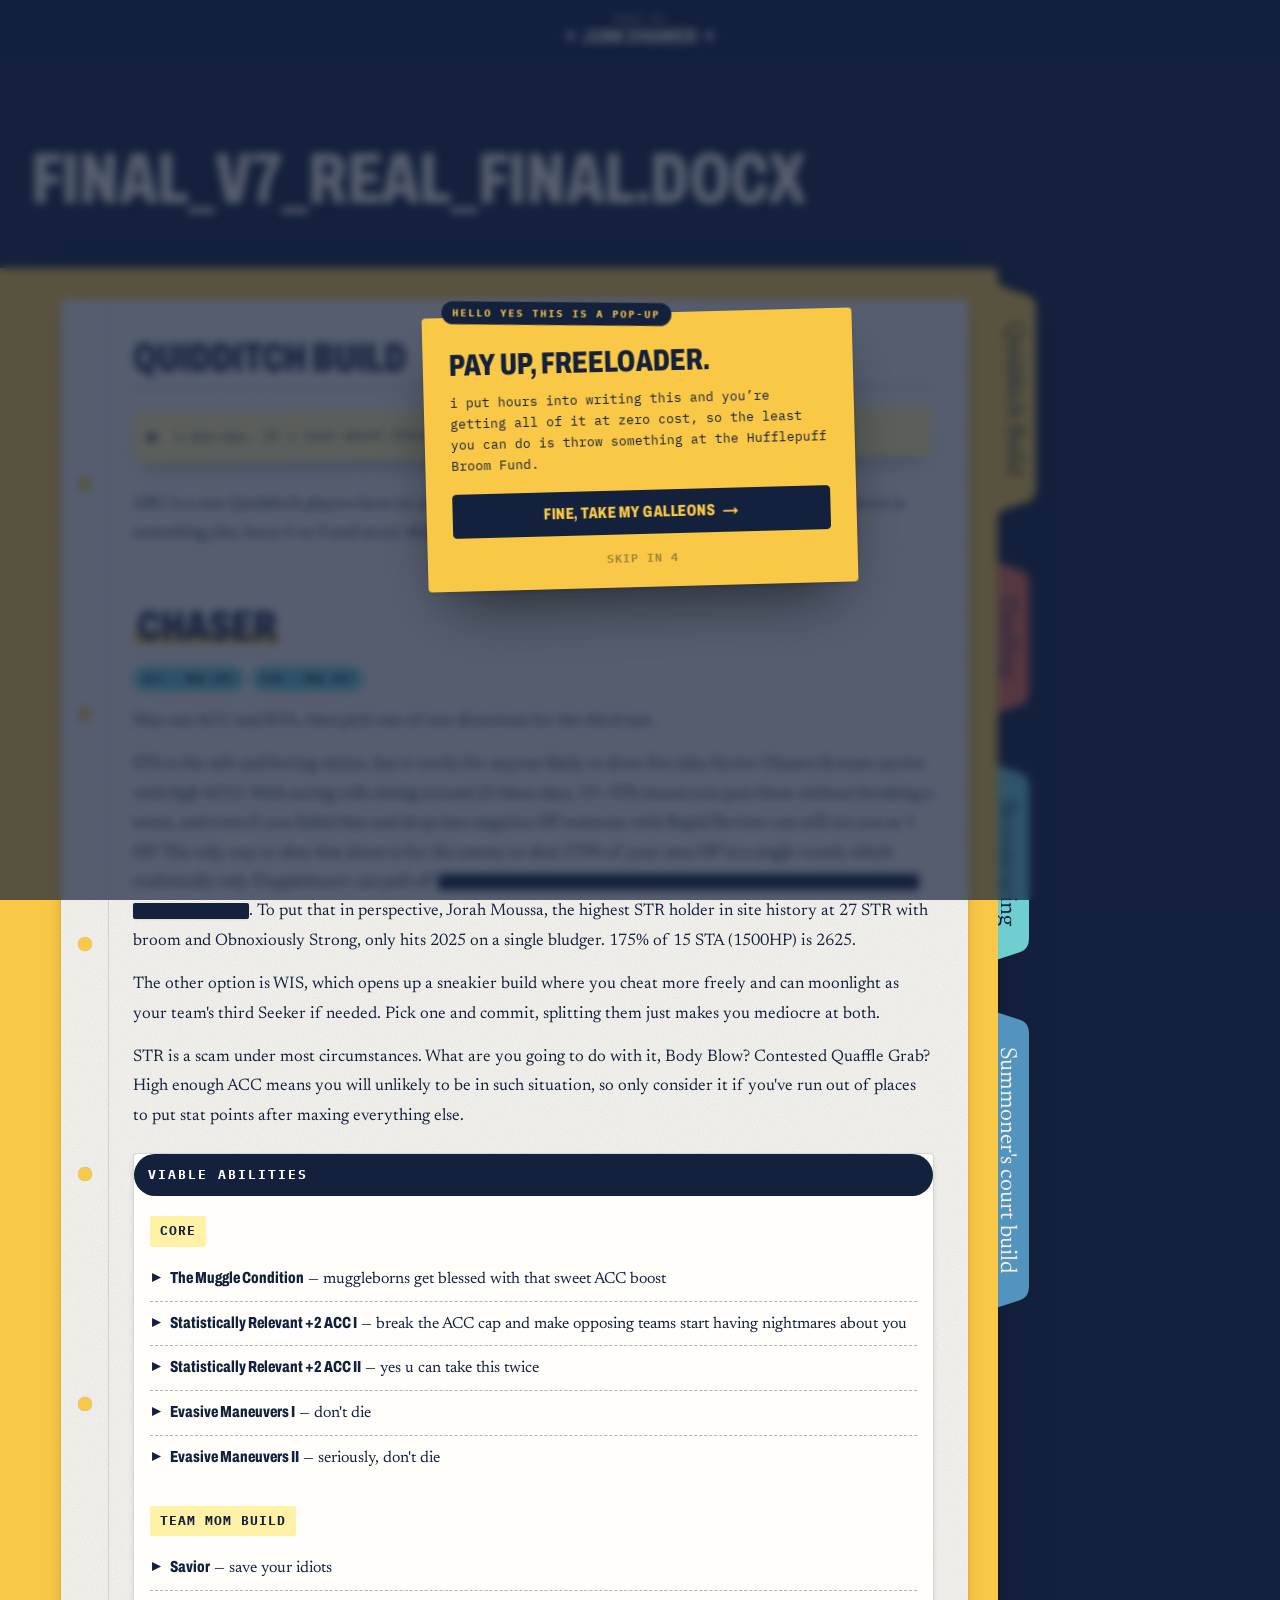
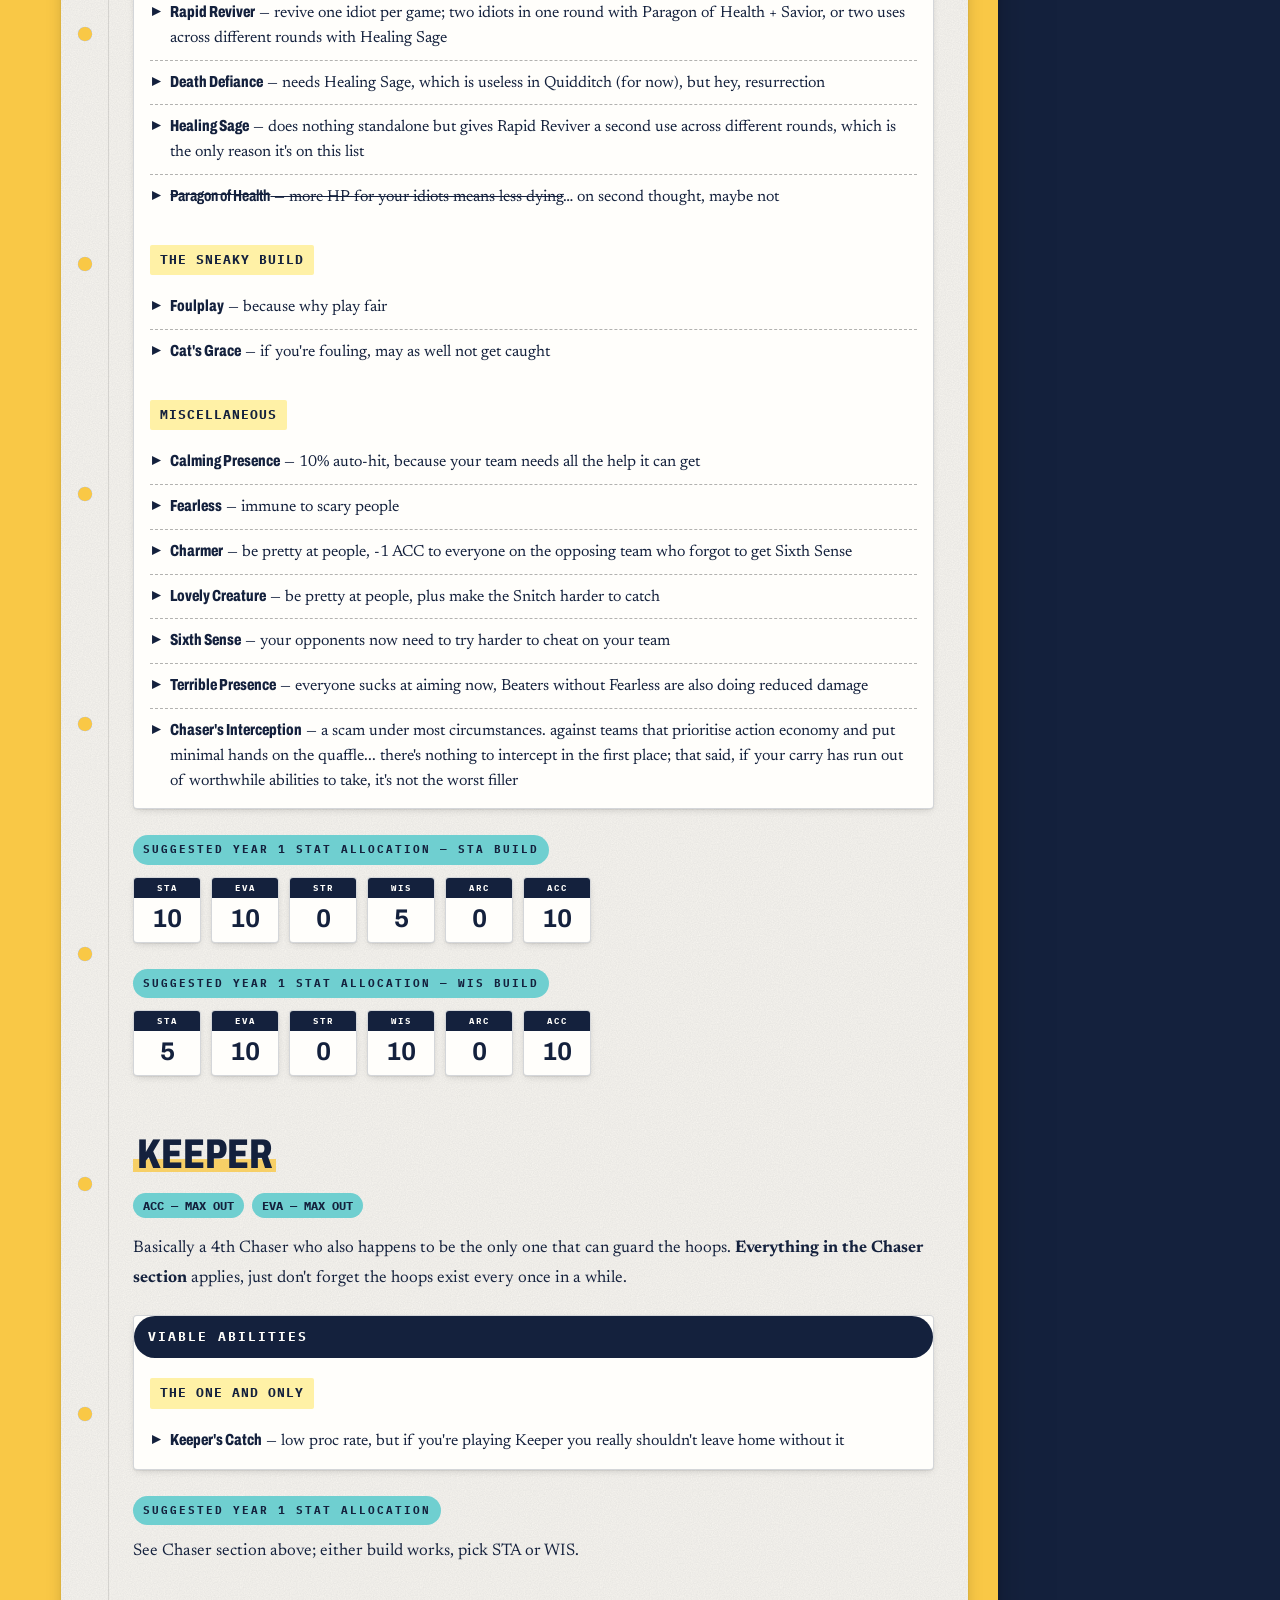
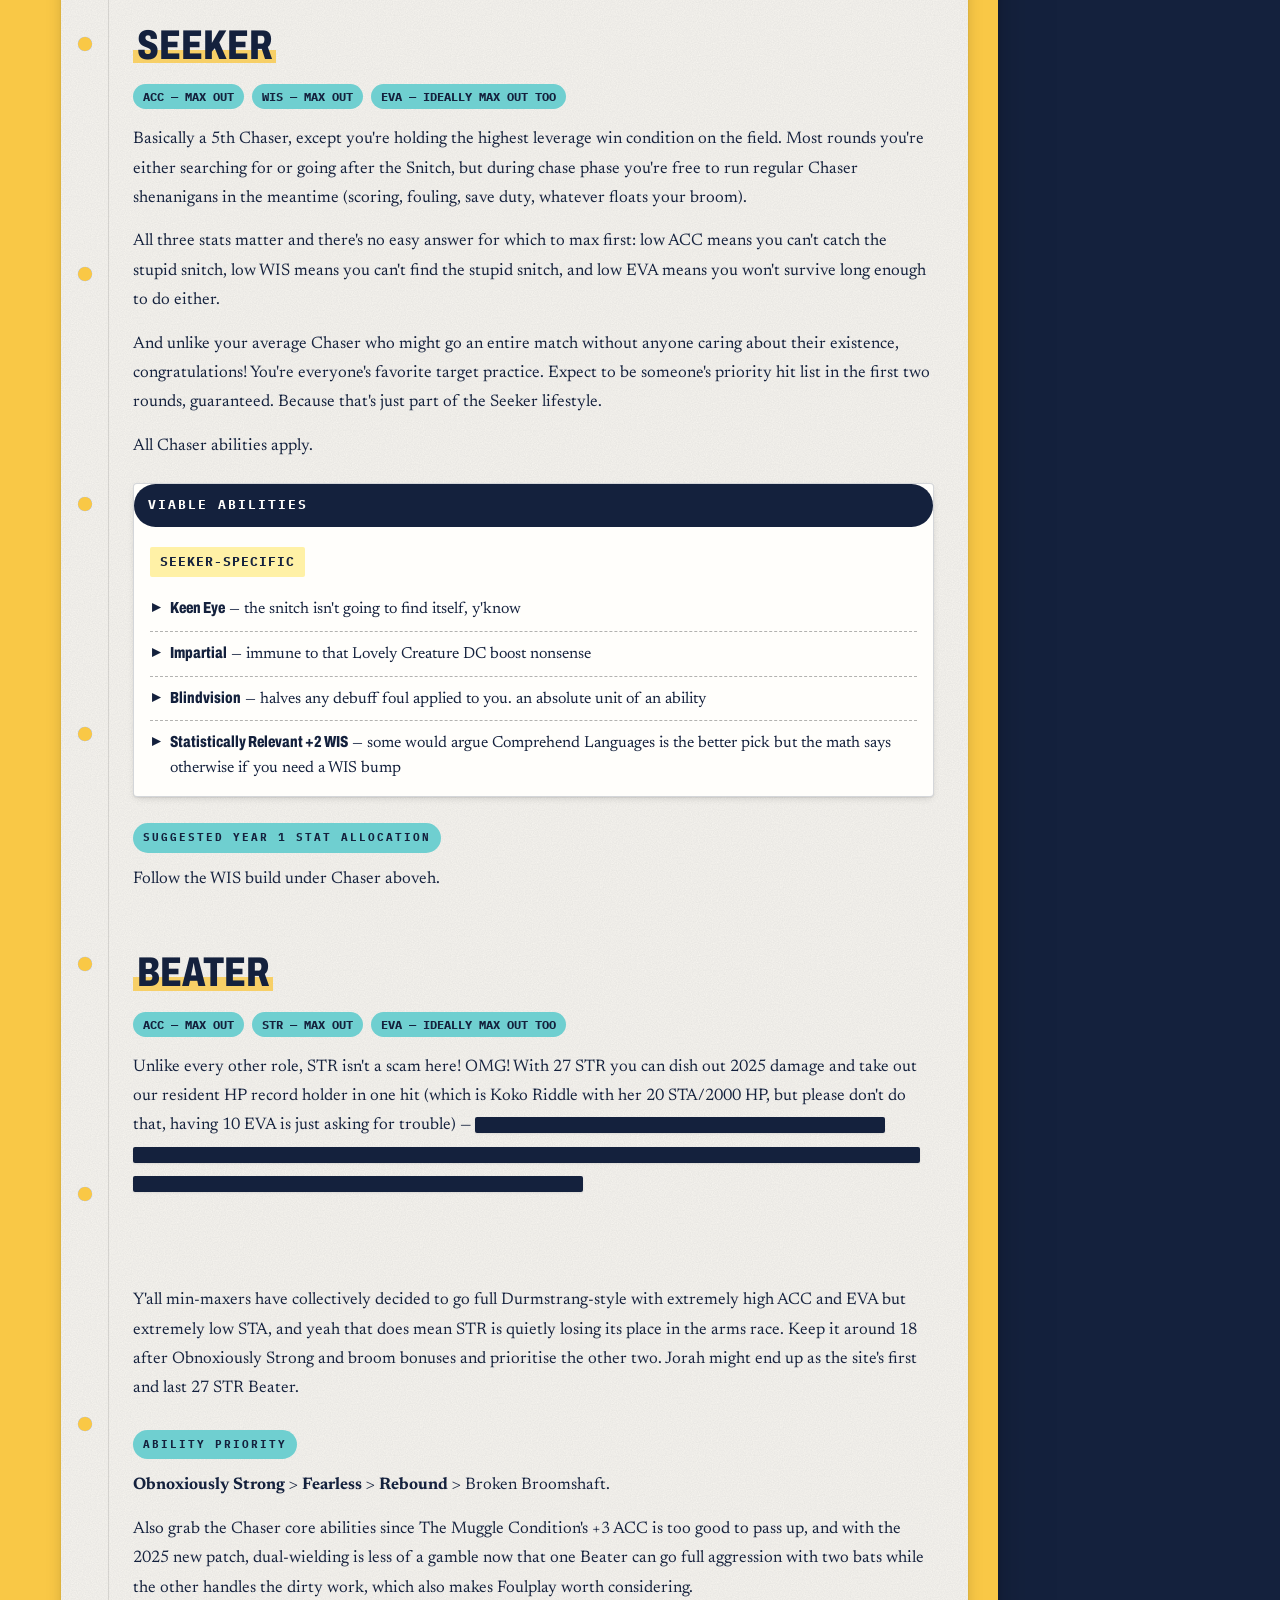
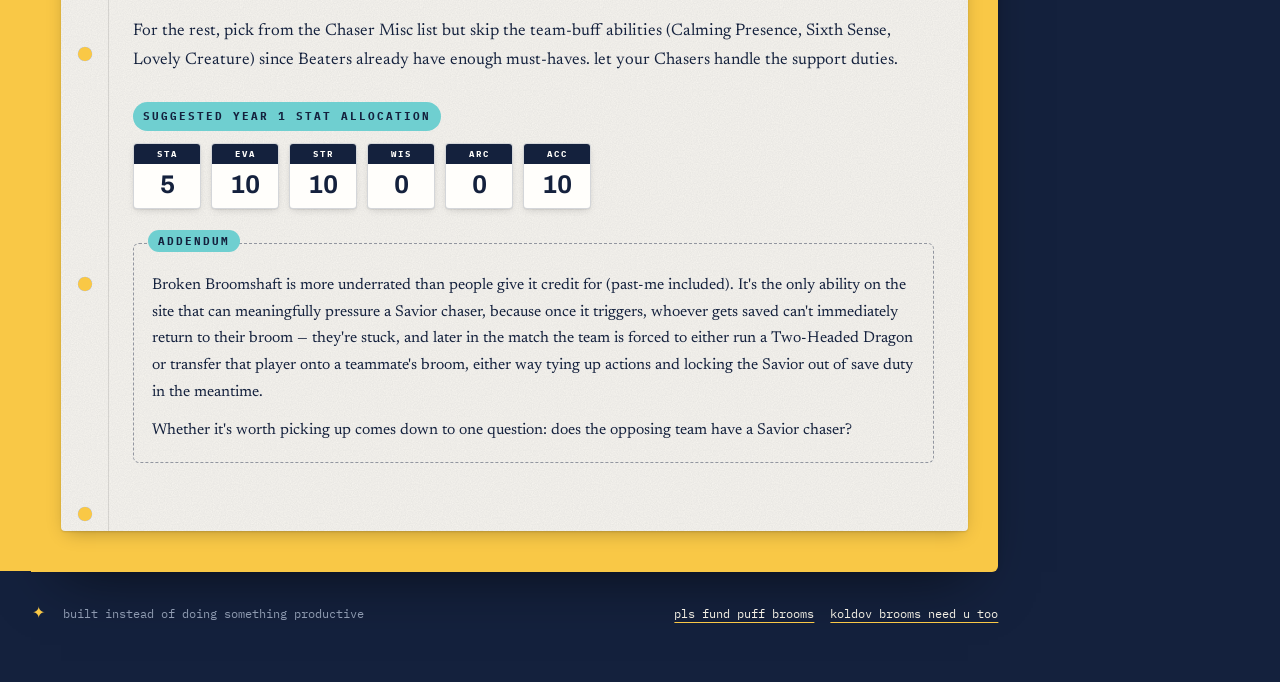
<file: final-v7-real-final/index.html>
<!DOCTYPE html>
<html lang="en">
<head>
<meta charset="UTF-8">
<meta name="viewport" content="width=device-width, initial-scale=1.0">
<title>final_v7_REAL_final.docx</title>
<link rel="icon" href="../favicon.svg?v=5" type="image/svg+xml">
<link rel="preconnect" href="https://fonts.googleapis.com">
<link rel="preconnect" href="https://fonts.gstatic.com" crossorigin>
<link href="https://fonts.googleapis.com/css2?family=Archivo:wdth,wght@62..125,400..900&family=IBM+Plex+Mono:wght@400;500&family=Newsreader:ital,opsz,wght@0,6..72,400..600;1,6..72,400&display=swap" rel="stylesheet">
<link rel="stylesheet" href="../neo.css?v=traverse-10">
<script src="../neo-transition.js?v=traverse-10"></script>
<script src="../neo-motion.js?v=traverse-10"></script>
<style>
/* page-specific — shared chrome lives in ../neo.css */
/* this page's name is a long filename, so its title runs smaller than the
   others to stay on one line (its underscores would otherwise sit on top of
   a second line) */
.masthead h1 { font-size: clamp(2rem, 6.2vw, 4.5rem); line-height: 0.95; }   /* sized to fit the folder width on one line */


/* Nudge: the tab row can read as a set of labels rather than controls,
   so a hand-drawn arrow points back up at it. */
.tab-hint {
  display: flex; align-items: flex-start; gap: 8px;
  margin: -14px 0 30px 14px;
}
.tab-hint-arrow {
  flex: none; width: 46px; height: 34px; color: var(--black);
  animation: hint-bob 2.6s ease-in-out infinite;
}
@keyframes hint-bob {
  0%, 100% { transform: translateY(0) rotate(0deg); }
  50%      { transform: translateY(-4px) rotate(-3deg); }
}
.tab-hint-label {
  font-family: var(--font-mono); font-weight: 700; font-size: 0.68rem;
  letter-spacing: 1px; text-transform: uppercase;
  background: var(--cyan); color: var(--black);
  border: 1px solid var(--rule);
  box-shadow: var(--lift-sm);
  padding: 7px 11px; margin-top: 6px;
  transform: rotate(-2deg);
}
@media (prefers-reduced-motion: reduce) {
  .tab-hint-arrow { animation: none; }
}
@media (max-width: 480px) {
  .tab-hint { margin-left: 4px; gap: 6px; }
  .tab-hint-label { font-size: 0.62rem; padding: 6px 9px; }
}

/* the notes run the full width of the sheet (no reading-measure cap) */

/* SPOILER — a redaction bar. Text is there but blacked out; click (or
   Enter/Space when focused) reveals it. box-decoration-break paints the
   bar on every wrapped line instead of one box around the block, so a
   multi-line spoiler reads as several redaction strips. The reveal is a
   hard steps() cut, not a fade — same rule as the rest of the motion. */
.spoiler {
  cursor: pointer; user-select: none;
  background: var(--black); color: transparent;
  box-decoration-break: clone; -webkit-box-decoration-break: clone;
  padding: 0 3px; box-shadow: var(--lift);
  transition: background 0.12s steps(2, end), color 0.12s steps(2, end);
}
/* keep it blacked out even under a drag-select, until it is revealed */
.spoiler::selection { background: var(--black); color: transparent; }
.spoiler:focus-visible { outline: 2px solid var(--pink); outline-offset: 2px; }
.spoiler.is-open {
  cursor: text; user-select: text;
  background: var(--yellow); color: var(--black); /* stays marked as once-hidden */
}
.spoiler.is-open::selection { background: var(--black); color: var(--card); }
@media (prefers-reduced-motion: reduce) { .spoiler { transition: none; } }

/* ============================================================
   PUFF BROOM AD — a deliberately obnoxious pop-up, because the
   whole page is free labour and the fund thread is real. 
   ============================================================ */
.ad-overlay {
  position: fixed; inset: 0; z-index: 300;
  display: none; align-items: center; justify-content: center;
  background: rgba(0,0,0,0.55); padding: 20px;
}
.ad-overlay.is-open { display: flex; }
/* THE FLYER — the pop-up is a mustard flyer slapped over the page:
   navy ink on mustard, a navy tag, a navy button that empties to an
   outline on hover. */
.ad-box {
  position: relative; width: 100%; max-width: 430px;
  background: var(--yellow); color: var(--black); border: none;
  box-shadow: 0 2px 4px rgba(0,0,0,0.1), 0 30px 60px -20px rgba(0,0,0,0.6); border-radius: 4px;
  transform: rotate(-1.5deg);
  padding: 30px 26px 18px;
}
.ad-tag {
  position: absolute; top: -13px; left: 20px;
  font-family: var(--font-mono); font-weight: 700; font-size: 0.6rem;
  letter-spacing: 2px; text-transform: uppercase;
  background: var(--black); color: var(--yellow);
  padding: 5px 11px; transform: rotate(2deg);
}
.ad-head {
  font-family: var(--font-display); font-weight: 800; font-stretch: 72%;
  font-size: 1.9rem; line-height: 0.95; letter-spacing: 0;
  text-transform: uppercase; margin: 4px 0 12px;
}
.ad-body {
  font-family: var(--font-mono); font-size: 0.82rem; line-height: 1.6;
  margin: 0 0 18px;
}
/* one hover for the button: the navy fill drains away and leaves an ink
   outline on the mustard; the arrow steps forward. No lift, no new colour.
   The border is there at rest too (same navy as the fill), so nothing
   shifts when it empties. */
.ad-cta {
  display: flex; justify-content: center; gap: 8px;
  font-family: var(--font-display); font-weight: 800; font-stretch: 72%; font-size: 1rem;
  letter-spacing: 0.5px; text-transform: uppercase;
  color: var(--yellow); background: var(--black); text-decoration: none;
  border: 1.5px solid var(--black); border-radius: var(--radius);
  padding: 12.5px 16px; cursor: pointer;
  transition: background var(--quick) var(--ease), color var(--quick) var(--ease), transform 0.08s ease;
}
.ad-cta-arrow { display: inline-block; transition: transform var(--quick) var(--ease); }
.ad-cta:hover { background: transparent; color: var(--black); }
.ad-cta:hover .ad-cta-arrow { transform: translateX(5px); }
.ad-cta:active { transform: scale(0.985); }
.ad-cta:focus-visible { outline: 2px solid var(--black); outline-offset: 3px; }
/* skip is a text link: its underline draws in on hover. Written as
   button.ad-skip so the site-wide button hover (fill, lift, shadow)
   can never reach it — not even while it's disabled and counting down. */
button.ad-skip, button.ad-skip:hover, button.ad-skip:active {
  display: block; margin: 12px auto 0;
  font-family: var(--font-mono); font-weight: 700; font-size: 0.72rem;
  letter-spacing: 1px; text-transform: uppercase;
  color: #5a5434; border: none; border-radius: 0; box-shadow: none; transform: none;
  background: linear-gradient(currentColor, currentColor) 0 100% / 0% 1.5px no-repeat;
  cursor: pointer; padding: 4px 2px;
  transition: background-size var(--quick) var(--ease), color var(--quick) ease;
}
button.ad-skip:disabled { cursor: default; opacity: 0.55; }
button.ad-skip:not(:disabled):hover,
button.ad-skip:focus-visible { color: var(--black); background-size: 100% 1.5px; }
button.ad-skip:focus-visible { outline: none; }
/* step two: the guilt trip. No exit control — a countdown that hauls you to
   the fund whether you like it or not (Esc is still a silent escape hatch). */
.ad-countdown {
  /* dressed exactly like the resting "take my Galleons" button: same
     block, same type, so it reads as that button taking over */
  font-family: var(--font-display); font-weight: 800; font-stretch: 72%; font-size: 1rem;
  letter-spacing: 0.5px; text-transform: uppercase;
  color: var(--yellow); background: var(--black);
  border: 1.5px solid var(--black); border-radius: var(--radius);
  padding: 12.5px 16px; margin: 4px 0 0; text-align: center;
}
.ad-body em { font-style: normal; background: var(--red); padding: 0 3px; box-decoration-break: clone; -webkit-box-decoration-break: clone; }
/* the step panels are focused programmatically (to move screen-reader focus
   into the dialog), not tabbed to — so kill the stray browser focus ring that
   otherwise draws a box around the whole "no thanks" panel on click. */
#ad-step1:focus, #ad-step2:focus { outline: none; }

/* switching chapters scrolls here — clear the sticky bar plus a gap */
.chapter { scroll-margin-top: 96px; }
/* first topic sits right under the chapter title, so no break above it */
.notes > .position-heading:first-child { margin-top: 6px; }
.notes > .position-heading:first-child::before { display: none; }

.chapter-intro {
  position: relative; text-align: left; text-transform: none;
  font-family: var(--font-mono); font-size: 0.82rem; line-height: 1.65;
  background: var(--yellow);
  border: 1px solid var(--rule);
  box-shadow: var(--lift-sm);
  padding: 15px 16px 15px 42px; margin: 0 0 30px;
}
.chapter-intro strong { text-transform: uppercase; letter-spacing: 1px; }
.chapter-intro::before {
  content: "\25B6"; position: absolute; left: 15px; top: 15px;
  font-size: 0.8rem; font-weight: 700;
}
.notes { max-width: none; }
.position-heading {
  font-family: var(--font-display); font-weight: 800; font-stretch: 72%;
  font-size: clamp(1.3rem, 5vw, 1.75rem); text-transform: uppercase;
  letter-spacing: 0; color: var(--black);
  background: var(--yellow);
  border: 1px solid var(--rule);
  box-shadow: var(--lift-sm);
  display: block; width: fit-content; padding: 8px 16px;
  margin: 46px 0 18px;
}
/* a hard break above each major topic so sections stop bleeding together */
.position-heading::before {
  content: ""; display: block;
  position: relative; top: -22px; left: -2px;
  width: 70px; height: 6px; background: var(--black);
}

.stat-chips { display: flex; flex-wrap: wrap; gap: 8px; margin: 0 0 16px; }
.stat-chip {
  font-family: var(--font-mono); font-size: 0.72rem; font-weight: 700;
  text-transform: uppercase; color: var(--black);
  background: var(--cyan); border: 1px solid var(--rule); padding: 5px 10px;
}

.stat-chips.alloc { gap: 10px; margin: 0 0 22px; }
.stat-chips.alloc .stat-chip {
  display: flex; flex-direction: column; align-items: stretch;
  min-width: 68px; padding: 0 0 7px; text-align: center;
  background: var(--card); border: 1px solid var(--rule);
  font-family: var(--font-display); font-size: 1.6rem;
  line-height: 1.25; letter-spacing: 0;
}
.stat-chips.alloc .stat-chip strong {
  display: block; margin-bottom: 5px;
  background: var(--black); color: var(--card);
  font-family: var(--font-mono); font-weight: 700;
  font-size: 0.58rem; letter-spacing: 2px;
  padding: 4px 6px;
}

/* black bars on this page flip their selection like the shared ones do */
.abilities-box > .label:first-child::selection,
.stat-chips.alloc .stat-chip strong::selection { background: var(--card); color: var(--black); }
.abilities-box > .label:first-child::-moz-selection,
.stat-chips.alloc .stat-chip strong::-moz-selection { background: var(--card); color: var(--black); }

/* build comparison table */
.build-compare {
  display: grid; grid-template-columns: 1fr 1fr 1fr;
  border: 1px solid var(--rule); margin: 18px 0;
}
.build-compare .bc-cell {
  padding: 10px 12px; font-size: 0.85rem; color: var(--black);
  border-bottom: 1px solid var(--rule); border-right: 1px solid var(--rule);
}
.build-compare .bc-cell:nth-child(3n) { border-right: none; }
.build-compare .bc-cell:nth-last-child(-n+3) { border-bottom: none; }
.build-compare .bc-head {
  font-family: var(--font-mono); font-weight: 700; font-size: 0.7rem;
  text-transform: uppercase; letter-spacing: 1px; text-align: center;
  background: var(--yellow); border-bottom: 1px solid var(--rule) !important;
}
/* Row label — deliberately NOT named .label. That class is the cyan tab
   component in .notes, and it was shrink-wrapping these cells to fit-content,
   which broke the row rules across this column. */
.build-compare .bc-cell.bc-label {
  font-weight: 700; background: var(--bg);
  display: flex; align-items: center;
}
.build-compare .bc-cell.accent { font-weight: 700; background: var(--good); }
.build-compare .bc-sub { display: block; font-family: var(--font-mono); font-size: 0.68rem; margin-top: 3px; }

/* real-duellist stat comparison: a wide 7-column table, so it scrolls inside
   its own wrapper instead of shoving the page sideways on a narrow screen. */
.duel-compare-wrap { overflow-x: auto; margin: 16px 0 10px; border: 1px solid var(--rule); box-shadow: var(--lift-sm); }
.duel-compare { border-collapse: collapse; width: 100%; min-width: 480px; }
.duel-compare th, .duel-compare td { padding: 8px 10px; text-align: center; border-bottom: 1px solid var(--rule); font-family: var(--font-mono); font-size: 0.92rem; }
.duel-compare thead th { background: var(--black); color: var(--card); font-size: 0.64rem; letter-spacing: 1px; text-transform: uppercase; font-weight: 700; }
.duel-compare tbody tr:last-child td { border-bottom: none; }
.duel-compare .dc-name { text-align: left; }
.duel-compare tbody td.dc-name { font-family: var(--font-display); font-weight: 800; font-stretch: 72%; font-size: 1.05rem; min-width: 160px; }
.duel-compare .dc-yr { font-family: var(--font-mono); font-weight: 400; font-size: 0.7rem; color: var(--ink-dim); text-transform: uppercase; margin-left: 5px; }
.duel-compare .dc-note { display: block; font-family: var(--font-mono); font-weight: 400; font-size: 0.74rem; line-height: 1.45; color: var(--ink-dim); margin-top: 3px; white-space: normal; }
.duel-compare tr.dc-group td { background: var(--cyan); text-align: left; font-family: var(--font-display); font-weight: 800; font-stretch: 72%; font-size: 0.86rem; letter-spacing: 0.5px; text-transform: uppercase; }
/* ARC is the whole point of this comparison, so its column is tinted */
.duel-compare td.dc-arc { background: #fdeeb0; font-weight: 700; }
.duel-compare thead th.dc-arc { background: var(--black); color: var(--yellow); }
.duel-compare-cap { font-family: var(--font-mono); font-size: 0.68rem; color: var(--ink-dim); margin: 0 0 22px; }
/* Up to 700px wide: six stat columns plus names cannot fit (ACC got cut off), so each duellist becomes
   a card, name on top and the six stats in a row underneath, labelled from
   the column order (STA EVA STR WIS ARC ACC); the group rows become tags. */
@media (max-width: 700px) {
  .duel-compare-wrap { border: none; box-shadow: none; overflow: visible; border-radius: 0; }
  .duel-compare, .duel-compare tbody { display: block; min-width: 0; }
  .duel-compare thead { display: none; }
  .duel-compare tbody tr {
    display: grid; grid-template-columns: repeat(6, 1fr); gap: 4px 4px;
    background: var(--card); border: 1px solid var(--rule); border-radius: var(--radius);
    padding: 9px 10px 8px; margin: 0 0 8px;
  }
  .duel-compare tbody td {
    display: block; border: none; border-top: 1px solid var(--rule);
    padding: 3px 0 0; font-size: 0.92rem; text-align: center;
  }
  .duel-compare tbody td::before {
    display: block; font-size: 0.56rem; letter-spacing: 0.5px; color: var(--ink-dim); font-weight: 400;
  }
  .duel-compare tbody td:nth-child(2)::before { content: "STA"; }
  .duel-compare tbody td:nth-child(3)::before { content: "EVA"; }
  .duel-compare tbody td:nth-child(4)::before { content: "STR"; }
  .duel-compare tbody td:nth-child(5)::before { content: "WIS"; }
  .duel-compare tbody td:nth-child(6)::before { content: "ARC"; }
  .duel-compare tbody td:nth-child(7)::before { content: "ACC"; }
  .duel-compare tbody td.dc-arc { border-radius: 2px; }
  .duel-compare tbody td.dc-name {
    grid-column: 1 / -1; border-top: none; padding: 0 0 3px; min-width: 0;
    text-align: left; font-size: 1.08rem;
  }
  .duel-compare tbody td.dc-name::before { content: none; }
  .duel-compare tr.dc-group { display: block; background: none; border: none; padding: 0; margin: 16px 0 7px; }
  .duel-compare tr.dc-group:first-child { margin-top: 0; }
  .duel-compare tr.dc-group td {
    display: inline-block; border: none; border-radius: 3px; padding: 3px 8px; line-height: 1.35;
  }
  .duel-compare tr.dc-group td::before { content: none; }
}

/* prose */
.notes p { font-size: 1.05rem; line-height: 1.75; color: var(--black); margin-bottom: 14px; }
.notes img { display: block; max-width: 100%; margin: 14px 0; border: 1px solid var(--rule); }
.notes strong { font-weight: 700; }
.notes ul { margin: 0 0 14px 22px; }
.notes li { font-size: 1.02rem; line-height: 1.7; margin-bottom: 5px; }
/* block + fit-content so the next heading can't flow up beside it */
.notes .label {
  display: block; width: fit-content; font-family: var(--font-mono); font-weight: 700; font-size: 0.7rem;
  text-transform: uppercase; letter-spacing: 2px;
  background: var(--cyan); border: 1px solid var(--rule);
  padding: 5px 10px; margin: 26px 0 12px;
}
.notes .group-label {
  display: block; font-family: var(--font-mono); font-weight: 700;
  font-size: 0.78rem; text-transform: uppercase; letter-spacing: 1px;
  background: none; border: none; padding: 0;
  margin: 18px 0 6px;
}
.notes .group-label::before { content: "\25A0\00a0\00a0"; }
.notes a { color: var(--black); text-decoration: underline; text-decoration-thickness: 2px; text-underline-offset: 3px; }
.notes a:hover { background: var(--yellow); }

/* A labelled container, so its own title becomes a header BAR — otherwise
   the box title and the group titles inside it sit at the same level. */
.abilities-box {
  border: 1px solid var(--rule);
  background: var(--card); padding: 0; margin: 22px 0;
}
.abilities-box > .label:first-child {
  display: block; width: auto; margin: 0;
  background: var(--black); color: var(--card);
  border: none; padding: 10px 14px;
  font-size: 0.8rem; letter-spacing: 2px;
}
.abilities-box .group-label {
  display: block; width: fit-content;
  background: var(--yellow); border: 1px solid var(--rule);
  padding: 4px 10px; margin: 20px 16px 10px;
  font-size: 0.8rem;
}
.abilities-box .group-label::before { content: none; }

/* rows, not a wall of prose: marker + rule per ability */
.abilities-box ul { list-style: none; margin: 0; padding: 0 16px 6px; }
.abilities-box li {
  position: relative; padding: 9px 0 9px 20px; margin: 0;
  font-size: 1rem; line-height: 1.55;
  border-bottom: 1px dashed rgba(0,0,0,0.3);
}
.abilities-box li:last-child { border-bottom: none; }
.abilities-box li::before {
  content: "\25B8"; position: absolute; left: 2px; top: 9px;
  font-weight: 700; color: var(--black);
}
.abilities-box li strong {
  font-family: var(--font-display); font-weight: 800; font-stretch: 72%;
  letter-spacing: 0;
}
.abilities-box li s strong { font-weight: 700; }

/* An aside is a labelled container. Its label rides the top border like a
   fieldset legend, so it outranks the contents without adding another slab. */
.addendum {
  position: relative;
  border: 1px dashed var(--rule-strong);
  padding: 28px 18px 18px; margin: 34px 0;
}
.addendum-label {
  position: absolute; top: -14px; left: 14px;
  font-family: var(--font-mono); font-weight: 700; font-size: 0.68rem;
  letter-spacing: 2px; text-transform: uppercase;
  background: var(--cyan); color: var(--black);
  border: 1px solid var(--rule); padding: 4px 10px;
}
.addendum p { font-size: 0.98rem; line-height: 1.7; margin: 0 0 12px; }
.addendum p:last-child { margin-bottom: 0; }

/* a quote is a form field: a hairline box. When it has a source, the
   source sits on the top rule like a field label (the same move as the
   addendum's own label on its dashed border); when it has none, no label.
   The label has no fill: the box's own top rule is switched off and the
   label draws it as two lines either side of the text, so the grainy paper
   (or whatever is behind) shows through untouched. */
.quote-block {
  display: flex; flex-direction: column;
  margin: 20px 0 14px; padding: 13px 16px;
  background: transparent; border: 1px solid var(--black); border-radius: 2px;
}
.quote-block:has(.quote-attr) { border-top-color: transparent; border-top-left-radius: 0; border-top-right-radius: 0; }
.quote-block + .quote-block { margin-top: 20px; }
.quote-block blockquote { font-family: var(--font-mono); font-size: 0.86rem; line-height: 1.65; margin: 0; }
.quote-block .quote-attr {
  /* in flow and full width (out to the box's border edges), pulled up so
     its first line straddles the top rule: a long source wraps and pushes
     the quote down instead of covering it */
  order: -1; display: flex; align-items: flex-start; gap: 8px;
  margin: calc(-13px - 0.7em) -17px 8px;
  font-family: var(--font-mono); font-weight: 400;
  font-size: 0.64rem; line-height: 1.4; letter-spacing: 1px; text-transform: uppercase;
}
/* the two halves of the top rule, level with the first line's middle */
.quote-block .quote-attr::before,
.quote-block .quote-attr::after {
  content: ""; border-top: 1px solid var(--black);
  margin-top: calc(0.7em - 1px);
}
.quote-block .quote-attr::before { flex: 0 0 8px; }
.quote-block .quote-attr::after { flex: 1 0 8px; }

/* ---- filing-cabinet pass ---- */
/* the intro is a sticky note on the sheet */
.chapter-intro {
  background: #fff1a6; border: none; border-radius: 2px;
  box-shadow: 0 1px 1px rgba(0,0,0,0.08), 0 12px 22px -12px rgba(0,0,0,0.4);
  transform: rotate(-0.5deg);
}
/* topic headings: big condensed ink with a highlighter stroke, no slab */
.position-heading {
  background: linear-gradient(transparent 60%, color-mix(in srgb, var(--folder) 80%, transparent) 60%, color-mix(in srgb, var(--folder) 80%, transparent) 92%, transparent 92%);
  border: none; box-shadow: none; padding: 0 4px;
  font-size: clamp(1.8rem, 6.5vw, 2.6rem); line-height: 1;
  margin: 58px 0 18px;
}
.position-heading::before { display: none; }
.stat-chip { border: none; border-radius: 999px; }
.stat-chips.alloc .stat-chip { border: 1px solid var(--rule); border-radius: var(--radius); overflow: hidden; box-shadow: var(--lift-sm); }
.stat-chips.alloc .stat-chip strong { border-radius: 0; }
.build-compare, .abilities-box, .duel-compare-wrap {
  border-radius: var(--radius); overflow: hidden;
}
.build-compare, .abilities-box { box-shadow: var(--lift-sm); }
.build-compare .bc-head { background: #fff1a6; }
.notes .label, .addendum-label, .tab-hint-label { border: none; border-radius: 999px; }
.abilities-box .group-label { border: none; border-radius: 2px; background: #fff1a6; }
.addendum { border-radius: 6px; }
.notes img { border-radius: var(--radius); box-shadow: var(--lift); }
.ad-tag { border: none; border-radius: 999px; }
.ad-overlay { background: rgba(20,33,61,0.7); -webkit-backdrop-filter: blur(4px); backdrop-filter: blur(4px); }
.ad-overlay.is-open .ad-box { animation: sheet-in 0.6s var(--ease) both; }
.spoiler { border-radius: 2px; }

@media (max-width: 560px) {
  .build-compare .bc-cell { padding: 8px 6px; font-size: 0.78rem; }
  .build-compare .bc-sub { font-size: 0.65rem; }
}

</style>
</head>
<body class="f-yellow">
<header class="topbar">
  <a class="topbar-home" href="../" aria-label="Junk Drawer home">✦ Junk Drawer ✦</a>
</header>
<div class="frame">
  <div class="masthead">
    <h1>final_v7_REAL_final.docx</h1>
    </div>

  <div class="page" data-tab="Quidditch Build">
  <div class="sheet" data-tab="Quidditch Build">

    <div class="tabs" role="tablist">
      <button class="tab active" id="toc-1" data-c="yellow" style="--c: var(--yellow)" onclick="showChapter(1, this)">Quidditch Build</button>
      <button class="tab" id="toc-2" data-home-label="Duelling" data-c="lime" style="--c: var(--lime)" onclick="showChapter(2, this)">Duelling build</button>
      <button class="tab" id="toc-3" data-home-label="Broomracing" data-c="cyan" style="--c: var(--cyan)" onclick="showChapter(3, this)">Broomracing build</button>
      <button class="tab" id="toc-4" data-c="pink" style="--c: var(--pink)" onclick="showChapter(4, this)">Summoner's court build</button>
    </div>

    <div class="tab-hint" aria-hidden="true">
      <svg class="tab-hint-arrow" viewBox="0 0 64 48" fill="none"
           stroke="currentColor" stroke-width="3.5"
           stroke-linecap="round" stroke-linejoin="round">
        <path d="M57 44 C 44 42, 22 38, 11 9"/>
        <path d="M4 18 L 11 9 L 20 16"/>
      </svg>
      <span class="tab-hint-label">psst... these tabs are clickable</span>
    </div>


    <!-- Chapter I: Quidditch Build -->
    <section class="chapter" id="chapter-1">
      <h2>Quidditch Build</h2>
      <p class="chapter-intro">i min-max. if u care about character-driven builds u r in the wrong place :P</p>

      <div class="notes">

        <p>ARC is a stat Quidditch players have no use for. If you're in this for the long haul and not planning to pivot to something else, leave it at 0 and never think about it again.</p>

        <div class="position-heading">Chaser</div>
        <div class="stat-chips">
          <span class="stat-chip"><strong>ACC</strong> &mdash; max out</span>
          <span class="stat-chip"><strong>EVA</strong> &mdash; max out</span>
        </div>
        <p>Max out ACC and EVA, then pick one of two directions for the third stat. </p>
          
        <p>STA is the safe and boring choice, but it works for anyone likely to draw fire (aka Savior Chasers & team carries with high ACC). With saving rolls sitting around 23 these days, 15+ STA means you pass those without breaking a sweat, and even if you failed that and drop into negative HP someone with Rapid Reviver can still rez you at 1 HP.  The only way to shut that down is for the enemy to deal 175% of your max HP in a single round, which realistically only Dopplebeater can pull off <span class="spoiler" role="button" tabindex="0" aria-label="Spoiler, click to reveal">(and a lot of teams would still need a nat 20 to get there given their weaker lineups)</span>. To put that in perspective, Jorah Moussa, the highest STR holder in site history at 27 STR with broom and Obnoxiously Strong, only hits 2025 on a single bludger. 175% of 15 STA (1500HP) is 2625.</p>

        <p>The other option is WIS, which opens up a sneakier build where you cheat more freely and can moonlight as your team's third Seeker if needed. Pick one and commit, splitting them just makes you mediocre at both.</p>

        <p>STR is a scam under most circumstances. What are you going to do with it, Body Blow? Contested Quaffle Grab? High enough ACC means you will unlikely to be in such situation, so only consider it if you've run out of places to put stat points after maxing everything else.</p>

        <div class="abilities-box">
        <p class="label">Viable Abilities</p>

        <p class="group-label">Core</p>
        <ul>
          <li><strong>The Muggle Condition</strong> &mdash; muggleborns get blessed with that sweet ACC boost</li>

          <li><strong>Statistically Relevant +2 ACC I</strong> &mdash; break the ACC cap and make opposing teams start having nightmares about you</li>
          <li><strong>Statistically Relevant +2 ACC II</strong> &mdash; yes u can take this twice</li>
          <li><strong>Evasive Maneuvers I</strong> &mdash; don't die</li>
          <li><strong>Evasive Maneuvers II</strong> &mdash; seriously, don't die</li>
        </ul>

        <p class="group-label">Team Mom Build</p>
        <ul>
          <li><strong>Savior</strong> &mdash; save your idiots</li>
          <li><strong>Rapid Reviver</strong> &mdash; revive one idiot per game; two idiots in one round with Paragon of Health + Savior, or two uses across different rounds with Healing Sage</li>
          <li><strong>Death Defiance</strong> &mdash; needs Healing Sage, which is useless in Quidditch (for now), but hey, resurrection</li>
          <li><strong>Healing Sage</strong> &mdash; does nothing standalone but gives Rapid Reviver a second use across different rounds, which is the only reason it's on this list</li>
          <li><s><strong>Paragon of Health</strong> &mdash; more HP for your idiots means less dying</s>&hellip; on second thought, maybe not</li>
        </ul>


        <p class="group-label">The Sneaky Build</p>
        <ul>
          <li><strong>Foulplay</strong> &mdash; because why play fair</li>
          <li><strong>Cat's Grace</strong> &mdash; if you're fouling, may as well not get caught</li>
        </ul>

        <p class="group-label">Miscellaneous</p>
        <ul>
          <li><strong>Calming Presence</strong> &mdash; 10% auto-hit, because your team needs all the help it can get</li>
          <li><strong>Fearless</strong> &mdash; immune to scary people</li>
          <li><strong>Charmer</strong> &mdash; be pretty at people, -1 ACC to everyone on the opposing team who forgot to get Sixth Sense</li>
          <li><strong>Lovely Creature</strong> &mdash; be pretty at people, plus make the Snitch harder to catch</li>
          <li><strong>Sixth Sense</strong> &mdash; your opponents now need to try harder to cheat on your team</li>
          <li><strong>Terrible Presence</strong> &mdash; everyone sucks at aiming now, Beaters without Fearless are also doing reduced damage</li>
          <li><strong>Chaser's Interception</strong> &mdash; a scam under most circumstances. against teams that prioritise action economy and put minimal hands on the quaffle... there's nothing to intercept in the first place; that said, if your carry has run out of worthwhile abilities to take, it's not the worst filler</li>

        </ul>
        </div>
        <p class="label">Suggested year 1 stat allocation &mdash; STA build</p>
        <div class="stat-chips alloc">
          <span class="stat-chip"><strong>STA</strong> 10</span>
          <span class="stat-chip"><strong>EVA</strong> 10</span>
          <span class="stat-chip"><strong>STR</strong> 0</span>
          <span class="stat-chip"><strong>WIS</strong> 5</span>
          <span class="stat-chip"><strong>ARC</strong> 0</span>
          <span class="stat-chip"><strong>ACC</strong> 10</span>
        </div>
        <p class="label">Suggested year 1 stat allocation &mdash; WIS build</p>
        <div class="stat-chips alloc">
          <span class="stat-chip"><strong>STA</strong> 5</span>
          <span class="stat-chip"><strong>EVA</strong> 10</span>
          <span class="stat-chip"><strong>STR</strong> 0</span>
          <span class="stat-chip"><strong>WIS</strong> 10</span>
          <span class="stat-chip"><strong>ARC</strong> 0</span>
          <span class="stat-chip"><strong>ACC</strong> 10</span>
        </div>


        <div class="position-heading">Keeper</div>
                <div class="stat-chips">
          <span class="stat-chip"><strong>ACC</strong> &mdash; max out</span>
          <span class="stat-chip"><strong>EVA</strong> &mdash; max out</span>
        </div>
        <p>Basically a 4th Chaser who also happens to be the only one that can guard the hoops. <strong>Everything in the Chaser section</strong> applies, just don't forget the hoops exist every once in a while.</p>
        <div class="abilities-box">
        <p class="label">Viable Abilities</p>

        <p class="group-label">The One and Only</p>
        <ul>
          <li><strong>Keeper's Catch</strong> &mdash; low proc rate, but if you're playing Keeper you really shouldn't leave home without it</li>
        </ul>
        </div>
        <p class="label">Suggested year 1 stat allocation</p>
        <p>See Chaser section above; either build works, pick STA or WIS.</p>

        <div class="position-heading">Seeker</div>
        <div class="stat-chips">
          <span class="stat-chip"><strong>ACC</strong> &mdash; max out</span>
          <span class="stat-chip"><strong>WIS</strong> &mdash; max out</span>
          <span class="stat-chip"><strong>EVA</strong> &mdash; ideally max out too</span>
        </div>
        <p>Basically a 5th Chaser, except you're holding the highest leverage win condition on the field.  Most rounds you're either searching for or going after the Snitch, but during chase phase you're free to run regular Chaser shenanigans in the meantime (scoring, fouling, save duty, whatever floats your broom).</p>

        <p>All three stats matter and there's no easy answer for which to max first: low ACC means you can't catch the stupid snitch, low WIS means you can't find the stupid snitch, and low EVA means you won't survive long enough to do either.</p>
        
        <p>And unlike your average Chaser who might go an entire match without anyone caring about their existence, congratulations! You're everyone's favorite target practice. Expect to be someone's priority hit list in the first two rounds, guaranteed. Because that's just part of the Seeker lifestyle.</p>

        <p>All Chaser abilities apply.</p>

        <div class="abilities-box">
        <p class="label">Viable Abilities</p>
        <p class="group-label">Seeker-Specific</p>
        <ul>
          <li><strong>Keen Eye</strong> &mdash; the snitch isn't going to find itself, y'know</li>
          <li><strong>Impartial</strong> &mdash; immune to that Lovely Creature DC boost nonsense</li>
          <li><strong>Blindvision</strong> &mdash; halves any debuff foul applied to you. an absolute unit of an ability</li>
          <li><strong>Statistically Relevant +2 WIS</strong> &mdash; some would argue Comprehend Languages is the better pick but the math says otherwise if you need a WIS bump</li>
        </ul>
        </div>
        <p class="label">Suggested year 1 stat allocation</p>
        <p>Follow the WIS build under Chaser aboveh.</p>

        <div class="position-heading">Beater</div>
        <div class="stat-chips">
          <span class="stat-chip"><strong>ACC</strong> &mdash; max out</span>
          <span class="stat-chip"><strong>STR</strong> &mdash; max out</span>
          <span class="stat-chip"><strong>EVA</strong> &mdash; ideally max out too</span>
        </div>
        <p>Unlike every other role, STR isn't a scam here! OMG! With 27 STR you can dish out 2025 damage and take out our resident HP record holder in one hit (which is Koko Riddle with her 20 STA/2000 HP, but please don't do that, having 10 EVA is just asking for trouble) — <span class="spoiler" role="button" tabindex="0" aria-label="Spoiler, click to reveal">assuming, of course, the opponent for some reason hasn't assigned save duty, since save duty means the target gets pulled back at 1 HP as long as they pass the STA roll. I alrdy covered why that's hard to prevent in the Chaser section.</span></p>

        <p>You need all three stats. Defender actions need EVA too so do not neglect your EVA, and STR determines how hard you hit while ACC determines if you hit at all. </p>
          
        <p>Y'all min-maxers have collectively decided to go full Durmstrang-style with extremely high ACC and EVA but extremely low STA, and yeah that does mean STR is quietly losing its place in the arms race. Keep it around 18 after Obnoxiously Strong and broom bonuses and prioritise the other two. Jorah might end up as the site's first and last 27 STR Beater.</p>

        <p class="label">Ability Priority</p>
        <p><strong>Obnoxiously Strong</strong> &gt; <strong>Fearless</strong> &gt; <strong>Rebound</strong> &gt; Broken Broomshaft. </p>
          
        <p>Also grab the Chaser core abilities since The Muggle Condition's +3 ACC is too good to pass up, and with the 2025 new patch, dual-wielding is less of a gamble now that one Beater can go full aggression with two bats while the other handles the dirty work, which also makes Foulplay worth considering.</p>

        <p>For the rest, pick from the Chaser Misc list but skip the team-buff abilities (Calming Presence, Sixth Sense, Lovely Creature) since Beaters already have enough must-haves. let your Chasers handle the support duties.</p>

        <p class="label">Suggested year 1 stat allocation</p>
        <div class="stat-chips alloc">
          <span class="stat-chip"><strong>STA</strong> 5</span>
          <span class="stat-chip"><strong>EVA</strong> 10</span>
          <span class="stat-chip"><strong>STR</strong> 10</span>
          <span class="stat-chip"><strong>WIS</strong> 0</span>
          <span class="stat-chip"><strong>ARC</strong> 0</span>
          <span class="stat-chip"><strong>ACC</strong> 10</span>
        </div>

        <div class="addendum">
          <div class="addendum-label">Addendum</div>
          <p>Broken Broomshaft is more underrated than people give it credit for (past-me included). It's the only ability on the site that can meaningfully pressure a Savior chaser, because once it triggers, whoever gets saved can't immediately return to their broom — they're stuck, and later in the match the team is forced to either run a Two-Headed Dragon or transfer that player onto a teammate's broom, either way tying up actions and locking the Savior out of save duty in the meantime. </p>
          <p>Whether it's worth picking up comes down to one question: does the opposing team have a Savior chaser?</p>
        </div>

      </div>
    </section>

    <!-- Chapter II: Duelling Build -->
    <section class="chapter hidden" id="chapter-2">
      <h2>Duelling Build</h2>
      <p class="chapter-intro">i min-max. if u care about character-driven builds u r in the wrong place :P</p>

      <div class="notes">

        <p>STR is to duelists what ARC is to Quidditch players, don't put a single point there! ACC and EVA remain your top two priorities.</p>

        <p>STA sits best somewhere between 8 and 12? Try not to go lower than 8 when you reach year 5 because Confringo will still chip you through the dodge via flying splinters, so having a floor matters.</p>

        <p>WIS vs ARC -> the mainstream take is to prioritise WIS to clear WDCs which is fair given Confringo's WDC is at 17. The alternative is to become a devoted follower of Tatsu, pray before every roll, and trust that good dice luck covers the gap. Jokes aside, I'd personally lean ARC since it directly scales your damage output while WIS really just needs to clear a threshold.</p>

        <p>For Years 1 & 2 WIS 8 is plenty, anything above that is wasted unless you're playing pure support, in which case ignore everything I just said.</p>

        <div class="addendum">
          <div class="addendum-label">Addendum</div>
          <p>Did the math on this back in Summer 2025, slightly outdated but still a useful reference. </p>
          <p>Comparing WIS 15/ARC 10 against WIS 10/ARC 15 after a 5-point year-up:</p>
          <div class="build-compare">
            <div class="bc-cell bc-head"></div>
            <div class="bc-cell bc-head">WIS 15 / ARC 10</div>
            <div class="bc-cell bc-head">WIS 10 / ARC 15</div>

            <div class="bc-cell bc-label">Flipendo</div>
            <div class="bc-cell">250</div>
            <div class="bc-cell accent">325</div>

            <div class="bc-cell bc-label">Incendio Duo</div>
            <div class="bc-cell">210<span class="bc-sub">270 with DoT</span></div>
            <div class="bc-cell accent">285<span class="bc-sub">345 with DoT</span></div>

            <div class="bc-cell bc-label">Confringo</div>
            <div class="bc-cell">300<span class="bc-sub">95% hit, 90 chip</span></div>
            <div class="bc-cell accent">375<span class="bc-sub">70% hit, 130 chip</span></div>
          </div>
          <p>ARC pulls ahead for pure DPS. WIS above 10 only makes sense if your dice luck is criminally bad or you're committed to being a Confringo main, otherwise keep WIS at 8-10, push ARC to 14 or 16, and stack EVA/ACC as high as possible.</p>
        </div>

        <p class="label">Suggested starting allocation</p>
        <div class="stat-chips alloc">
          <span class="stat-chip"><strong>STA</strong> 6</span>
          <span class="stat-chip"><strong>EVA</strong> 9</span>
          <span class="stat-chip"><strong>STR</strong> 0</span>
          <span class="stat-chip"><strong>WIS</strong> 7</span>
          <span class="stat-chip"><strong>ARC</strong> 4</span>
          <span class="stat-chip"><strong>ACC</strong> 9</span>
        </div>
        <p class="label">Year 2(+5)</p>
        <div class="stat-chips alloc">
          <span class="stat-chip"><strong>STA</strong> 7</span>
          <span class="stat-chip"><strong>EVA</strong> 10</span>
          <span class="stat-chip"><strong>STR</strong> 0</span>
          <span class="stat-chip"><strong>WIS</strong> 8</span>
          <span class="stat-chip"><strong>ARC</strong> 5</span>
          <span class="stat-chip"><strong>ACC</strong> 10</span>
        </div>
        <p>Will update this further once I successfully steal Ming's super-secret high-tech dueling spreadsheet. Operation ongoing.</p>
        <img src="Ming's%20super-secret%20high-tech%20dueling%20spreadsheet.png" alt="Ming's super-secret high-tech dueling spreadsheet">
        <img src="Ming's%20super-secret%20high-tech%20dueling%20spreadsheet02.png" alt="Ming's super-secret high-tech dueling spreadsheet02">

        <div class="addendum">
          <div class="addendum-label">Pro Tips</div>

          <div class="quote-block">
            <blockquote>You really can't get away with a low wis in duelling. Between Lovely Creature, Spell Spread, Cracker Jinx's debuff, and Limbo Mist, you can get your wisdom debuffed into virtually the negatives and be rendered completely useless.</blockquote>
            <span class="quote-attr">Eve</span>
          </div>

          <div class="quote-block">
            <blockquote>low sta or str, even arc is whatever, but low wis &lt;/3 low wis will kill.</blockquote>
            <span class="quote-attr">Astrea</span>
          </div>

          <p>okay maybe 10 WIS isn't as safe as i thought bc both Eve & Astrea's endgame stats sit at 15+ WIS / 10 ARC :GuiltySweat: </p>
        </div>

        <div class="position-heading">stalking everyone's trunks (for science)</div>
        <p>uhhh i went through a bunch of duellists’ Y6/Y7 duel stats and the pattern i keep seeing is that every minmaxer with a good win rate leaves their ARC at 10. the ARC-heavy crowd are a rare breed, and their win rates feel kinda sad. (Alan/Lamb i honestly can’t tell how many times he won bc his trunk was already hidden for inactivity by the time i was collecting data, but Hanako’s been at this for years and has a grand total of 5 wins to show for it, <s>though tbh i don’t think the problem is high ARC / low WIS, it’s that the EVA is just way too low</s>)</p>

        <div class="duel-compare-wrap">
          <table class="duel-compare">
            <thead>
              <tr>
                <th class="dc-name">Duellist</th>
                <th>STA</th><th>EVA</th><th>STR</th><th>WIS</th><th class="dc-arc">ARC</th><th>ACC</th>
              </tr>
            </thead>
            <tbody>
              <tr class="dc-group"><td colspan="7">High WIS</td></tr>
              <tr><td class="dc-name">Astrea Soleil Neptune<span class="dc-yr">Y7</span></td><td>8</td><td>20</td><td>2</td><td>16</td><td class="dc-arc">10</td><td>20</td></tr>
              <tr><td class="dc-name">Bridget Collins<span class="dc-yr">Y7</span></td><td>14</td><td>15</td><td>7</td><td>17</td><td class="dc-arc">10</td><td>17</td></tr>
              <tr><td class="dc-name">Ruby Cazares<span class="dc-yr">Y7</span></td><td>10</td><td>14</td><td>5</td><td>17</td><td class="dc-arc">12</td><td>17</td></tr>
              <tr><td class="dc-name">Dmitri Jones<span class="dc-yr">Y7</span></td><td>19</td><td>11</td><td>2</td><td>18</td><td class="dc-arc">11</td><td>15</td></tr>
              <tr><td class="dc-name">Galton Lansdale<span class="dc-yr">Y7</span></td><td>11</td><td>18</td><td>3</td><td>20</td><td class="dc-arc">5</td><td>17</td></tr>
              <tr><td class="dc-name">Evelynn Decipio<span class="dc-yr">Y7</span></td><td>10</td><td>18</td><td>2</td><td>18</td><td class="dc-arc">10</td><td>22</td></tr>
              <tr><td class="dc-name">Cassius Eden<span class="dc-yr">Y7</span></td><td>11</td><td>15</td><td>0</td><td>20</td><td class="dc-arc">10</td><td>15</td></tr>
              <tr><td class="dc-name">Rose Moon<span class="dc-yr">Y7</span></td><td>12</td><td>15</td><td>5</td><td>15</td><td class="dc-arc">13</td><td>15</td></tr>
              <tr><td class="dc-name">Lea Hirsch<span class="dc-yr">Y6</span></td><td>9</td><td>17</td><td>0</td><td>14</td><td class="dc-arc">10</td><td>17</td></tr>
              <tr><td class="dc-name">Aida Mòrsgor-Ama Ellwood<span class="dc-yr">Y6</span></td><td>10</td><td>16</td><td>1</td><td>15</td><td class="dc-arc">11</td><td>20</td></tr>              
              <tr><td class="dc-name">Allister-Jameson MacAllister<span class="dc-yr">Y6</span></td><td>7</td><td>11</td><td>5</td><td>15</td><td class="dc-arc">10</td><td>15</td></tr>              
              <tr><td class="dc-name">Pericles Dralt<span class="dc-yr">Y7</span><span class="dc-note">former duelist, broomracer in his later years</span></td><td>10</td><td>15</td><td>5</td><td>20</td><td class="dc-arc">10</td><td>16</td></tr>
              <tr><td class="dc-name">Dealla Prince<span class="dc-yr">Y7</span><span class="dc-note">same as peri</span></td><td>7</td><td>16</td><td>4</td><td>18</td><td class="dc-arc">10</td><td>22</td></tr>

              <tr class="dc-group"><td colspan="7">High ARC</td></tr>
              <tr><td class="dc-name">Alan Vanes<span class="dc-yr">Y7</span></td><td>13</td><td>20</td><td>2</td><td>7</td><td class="dc-arc">15</td><td>13</td></tr>
              <tr><td class="dc-name">Hanako Tone<span class="dc-yr">Y7</span></td><td>12</td><td>6</td><td>3</td><td>10</td><td class="dc-arc">15</td><td>21</td></tr>

              <tr class="dc-group"><td colspan="7">Outliers &mdash; EVA &amp; ACC too low (& a sad win rate, except Meenauh)</td></tr>
              <tr><td class="dc-name">Jack Burnett<span class="dc-yr">Y7</span></td><td>6</td><td>10</td><td>6</td><td>25</td><td class="dc-arc">10</td><td>10</td></tr>
              <tr><td class="dc-name">Damion White<span class="dc-yr">Y7</span></td><td>19</td><td>11</td><td>9</td><td>11</td><td class="dc-arc">11</td><td>12</td></tr>
              <tr><td class="dc-name">Anastasia Blackwood-Varney<span class="dc-yr">Y6</span></td><td>8</td><td>8</td><td>5</td><td>18</td><td class="dc-arc">9</td><td>11</td></tr>
              <tr><td class="dc-name">Meenauh Silmataurea<span class="dc-yr">Y7</span><span class="dc-note">somehow has 9+ wins. outlier of the outliers.</span></td><td>9</td><td>10</td><td>2</td><td>25</td><td class="dc-arc">13</td><td>13</td></tr>

              <tr class="dc-group"><td colspan="7">Jake</td></tr>
              <tr><td class="dc-name">Jake Morris<span class="dc-yr">Y7</span><span class="dc-note">sorry Baby Badger gets his own category bc he doesn't fit anywhere above... his EVA and ACC are perfectly fine, but WIS and ARC aren't high either, and still just 5 wins after all these years. i guess stacking EVA alone won't win you games lmao</span></td><td>7</td><td>20</td><td>1</td><td>11</td><td class="dc-arc">6</td><td>15</td></tr>
            </tbody>
          </table>
        </div>
      </div>
    </section>

    <!-- Chapter III: Broomracing Build -->
    <section class="chapter hidden" id="chapter-3">
      <h2>Broomracing Build</h2>
      <p class="chapter-intro">one day i will start using more than one (1) braincell and it will be OVER FOR ALL OF U</p>

      <div class="notes">
        <div class="addendum">
          <div class="addendum-label">Famous Quotes</div>

          <div class="quote-block">
            <blockquote>duelling is easy, Quidditch I can figure out, but broomracing? madness</blockquote>
            <span class="quote-attr">Dealla Prince, 2022</span>
          </div>
          <p>who then went on to become the backbone of Badass Broom Birb's strategy from 2024&ndash;2026, so yeah anything can happen out here</p>
          <div class="quote-block">
            <blockquote>my favorite strat is fly 6 fly 6 fly 6 fly 6</blockquote>
            <span class="quote-attr">Wyatt Starkey, 2026</span>
          </div>
        
        </div>

        <div class="addendum">
          <div class="addendum-label">Pro Tips</div>

          <div class="quote-block">
            <blockquote>5&ndash;6 STA is good enough</blockquote>
            <span class="quote-attr">Dee, i think, i forgor where i saw this tho</span>
          </div>

          <div class="quote-block">
            <blockquote>Broom racing uses all stats, but most of the obstacles are ACC based</blockquote>
            <span class="quote-attr">Zach &amp; Verity</span>
          </div>
        </div>

        <div class="addendum">
          <div class="addendum-label">From My Notes</div>

          <div class="quote-block">
            <blockquote>maybe cap STA/STR/WIS/ARC at 6 or 7 and dump ur wins & year-ups into EVA &amp; ACC? Because while all stats are equal in racing, some are more equal than others.</blockquote>
          </div>
          <p>Update: EVA > ACC in priority if you're aiming for the "finisher" build on your team, like Wyatt in Slyth BR 2025&ndash;2026.</p>
        </div>
      </div>
    </section>

    <!-- Chapter IV: Summoner's Court Build -->
    <section class="chapter hidden" id="chapter-4">
      <h2>Summoner's Court Build</h2>
      <p class="chapter-intro">i have not read a single line of rules for this lmfao (the rules are staff-only and i am but a humble civilian) but based on the rolls i'm seeing, it's giving heavy WIS ACC EVA energy. Countering Expelliarmus needs STR tho</p>
    </section>

  </div>
  </div>
</div>

<script>
// Spoilers: reveal on click, or Enter/Space when focused.
function openSpoiler(el) {
  if (el.classList.contains('is-open')) return;
  el.classList.add('is-open');
  el.setAttribute('aria-label', 'Spoiler revealed');
}
document.addEventListener('click', e => {
  const sp = e.target.closest('.spoiler');
  if (sp) openSpoiler(sp);
});
document.addEventListener('keydown', e => {
  if (e.key !== 'Enter' && e.key !== ' ') return;
  const sp = e.target.closest && e.target.closest('.spoiler:not(.is-open)');
  if (sp) { e.preventDefault(); openSpoiler(sp); }
});

// quiet: the chapter a page opens on, while the folder is still swinging
// in. No slide-up and no scroll then (both made the first lines judder).
function showChapter(n, el, quiet) {
  document.querySelectorAll('.tab').forEach(b => b.classList.remove('active'));
  document.querySelectorAll('.chapter').forEach(c => c.classList.add('hidden'));
  const chapter = document.getElementById('chapter-' + n);
  chapter.classList.remove('hidden');
  if (!quiet) neoShutter(chapter);
  (el || document.getElementById('toc-' + n)).classList.add('active');
  if (!quiet) chapter.scrollIntoView({ behavior: 'smooth', block: 'start' });
}

// ==================== DEEP LINKS ====================
// One # per chapter, so the home page can open any of them directly. Arriving
// from a link lands at the top (the folder is opening); switching chapters
// here keeps the address bar in step.
const CHAPTER_HASH = ['', 'duelling', 'broomracing', 'summoners-court'];
function chapterFromHash(land) {
  const h = location.hash.slice(1);
  const n = h ? CHAPTER_HASH.indexOf(h) : 0;
  if (n < 0) return;
  showChapter(n + 1, null, land);
  if (land) window.scrollTo(0, 0);
}
document.querySelectorAll('.tabs .tab').forEach((b, i) => b.addEventListener('click', () => {
  history.replaceState(null, '', CHAPTER_HASH[i] ? '#' + CHAPTER_HASH[i] : location.pathname);
}));
window.addEventListener('hashchange', () => chapterFromHash(false));
chapterFromHash(true);

</script>
<footer class="site-footer">
  <span class="footer-star">✦</span>
  <span>built instead of doing something productive</span>
  <span class="footer-links">
    <a href="https://hogwarts.io/viewtopic.php?t=18994" target="_blank" rel="noopener">pls fund puff brooms</a>
    <a href="https://hogwarts.io/viewtopic.php?t=21853" target="_blank" rel="noopener">koldov brooms need u too</a>
  </span>
</footer>

<div class="ad-overlay" id="puff-ad" role="dialog" aria-modal="true" aria-labelledby="ad-head" aria-hidden="true">
  <div class="ad-box">
    <span class="ad-tag" id="ad-tag">hello yes this is a pop-up</span>

    <div id="ad-step1" tabindex="-1">
      <p class="ad-head" id="ad-head">Pay up, freeloader.</p>
      <p class="ad-body">i put hours into writing this and you’re getting all of it at zero cost, so the least you can do is throw something at the Hufflepuff Broom Fund.</p>
      <a class="ad-cta" id="ad-cta" href="https://hogwarts.io/viewtopic.php?t=18994" target="_blank" rel="noopener">Fine, take my Galleons <span class="ad-cta-arrow" aria-hidden="true">→</span></a>
      <button class="ad-skip" id="ad-skip" type="button" disabled>skip in 5</button>
    </div>

    <div id="ad-step2" tabindex="-1" hidden>
      <p class="ad-head" id="ad-head2">Stop　lying.</p>
      <p class="ad-body">no one's <em>truly</em> broke. you get at least 10 Sickles from the daily stipend for free every single day! saying no after reading all this for free is kind of rude :<</p>
      <p class="ad-countdown" id="ad-countdown" aria-live="polite">Hauling you to the fund in 10…</p>
    </div>
  </div>
</div>

<script>
// Puff Broom pop-up ad. Fires once per session, after the reader is halfway down the page.
(function () {
  var KEY = 'jd-puff-ad-seen';
  var FUND = 'https://hogwarts.io/viewtopic.php?t=18994';
  try { if (sessionStorage.getItem(KEY)) return; } catch (e) {}

  var overlay = document.getElementById('puff-ad');
  var step1 = document.getElementById('ad-step1');
  var step2 = document.getElementById('ad-step2');
  var skip = document.getElementById('ad-skip');
  var cta = document.getElementById('ad-cta');
  var countEl = document.getElementById('ad-countdown');
  var shown = false, skippable = false, lastFocus = null;
  var timer = null, step1iv = null, step2iv = null;

  // the ad only pesters people reading the build guides it actually belongs to:
  // Quidditch (chapter-1) and Duelling (chapter-2). On any other tab it holds
  // fire — the guard is above `shown`, so nothing is consumed and it stays
  // armed for when they switch back to an allowed build.
  var AD_CHAPTERS = { 'chapter-1': 1, 'chapter-2': 1 };
  function onAdChapter() {
    var open = document.querySelector('.chapter:not(.hidden)');
    return !!(open && AD_CHAPTERS[open.id]);
  }

  function show() {
    if (shown || !onAdChapter()) return;
    shown = true;
    try { sessionStorage.setItem(KEY, '1'); } catch (e) {}
    window.removeEventListener('scroll', onScroll);
    clearTimeout(timer);

    lastFocus = document.activeElement;
    overlay.classList.add('is-open');
    overlay.setAttribute('aria-hidden', 'false');
    document.body.style.overflow = 'hidden';

    var n = 5;
    skip.disabled = true;
    skip.textContent = 'skip in ' + n;
    step1iv = setInterval(function () {
      n--;
      if (n > 0) { skip.textContent = 'skip in ' + n; }
      else {
        clearInterval(step1iv);
        skippable = true;
        skip.disabled = false;
        skip.textContent = "no thanks, i'm broke ✕";
        skip.focus();
      }
    }, 1000);

    setTimeout(function () { step1.focus(); }, 50);
  }

  // "no thanks, i'm broke" doesn't let you off >:)
  function guiltTrip() {
    step1.hidden = true;
    step2.hidden = false;
    overlay.setAttribute('aria-labelledby', 'ad-head2');
    step2.focus();

    var n = 10;
    countEl.textContent = 'Hauling you to the fund in ' + n + '…';
    step2iv = setInterval(function () {
      n--;
      if (n > 0) { countEl.textContent = 'Hauling you to the fund in ' + n + '…'; }
      else { clearInterval(step2iv); goToFund(); }
    }, 1000);
  }

  function goToFund() {
    // the whole junk drawer just becomes the fund. no pop-ups, no cards.
    clearInterval(step1iv); clearInterval(step2iv);
    window.location.href = FUND;
  }

  function close() {
    clearInterval(step1iv); clearInterval(step2iv);
    overlay.classList.remove('is-open');
    overlay.setAttribute('aria-hidden', 'true');
    document.body.style.overflow = '';
    if (lastFocus && lastFocus.focus) lastFocus.focus();
  }

  skip.addEventListener('click', function () { if (skippable) guiltTrip(); });
  cta.addEventListener('click', function () { close(); });   // they paid — let the link open, close the ad
  document.addEventListener('keydown', function (e) { if (e.key === 'Escape' && shown) close(); });

  // trigger: halfway down, or a 30s fallback if they linger up top
  function onScroll() {
    var reached = window.scrollY + window.innerHeight;
    if (reached / document.documentElement.scrollHeight > 0.5) show();
  }
  window.addEventListener('scroll', onScroll, { passive: true });
  timer = setTimeout(show, 30000);
})();
</script>
</body>
</html>
</file>
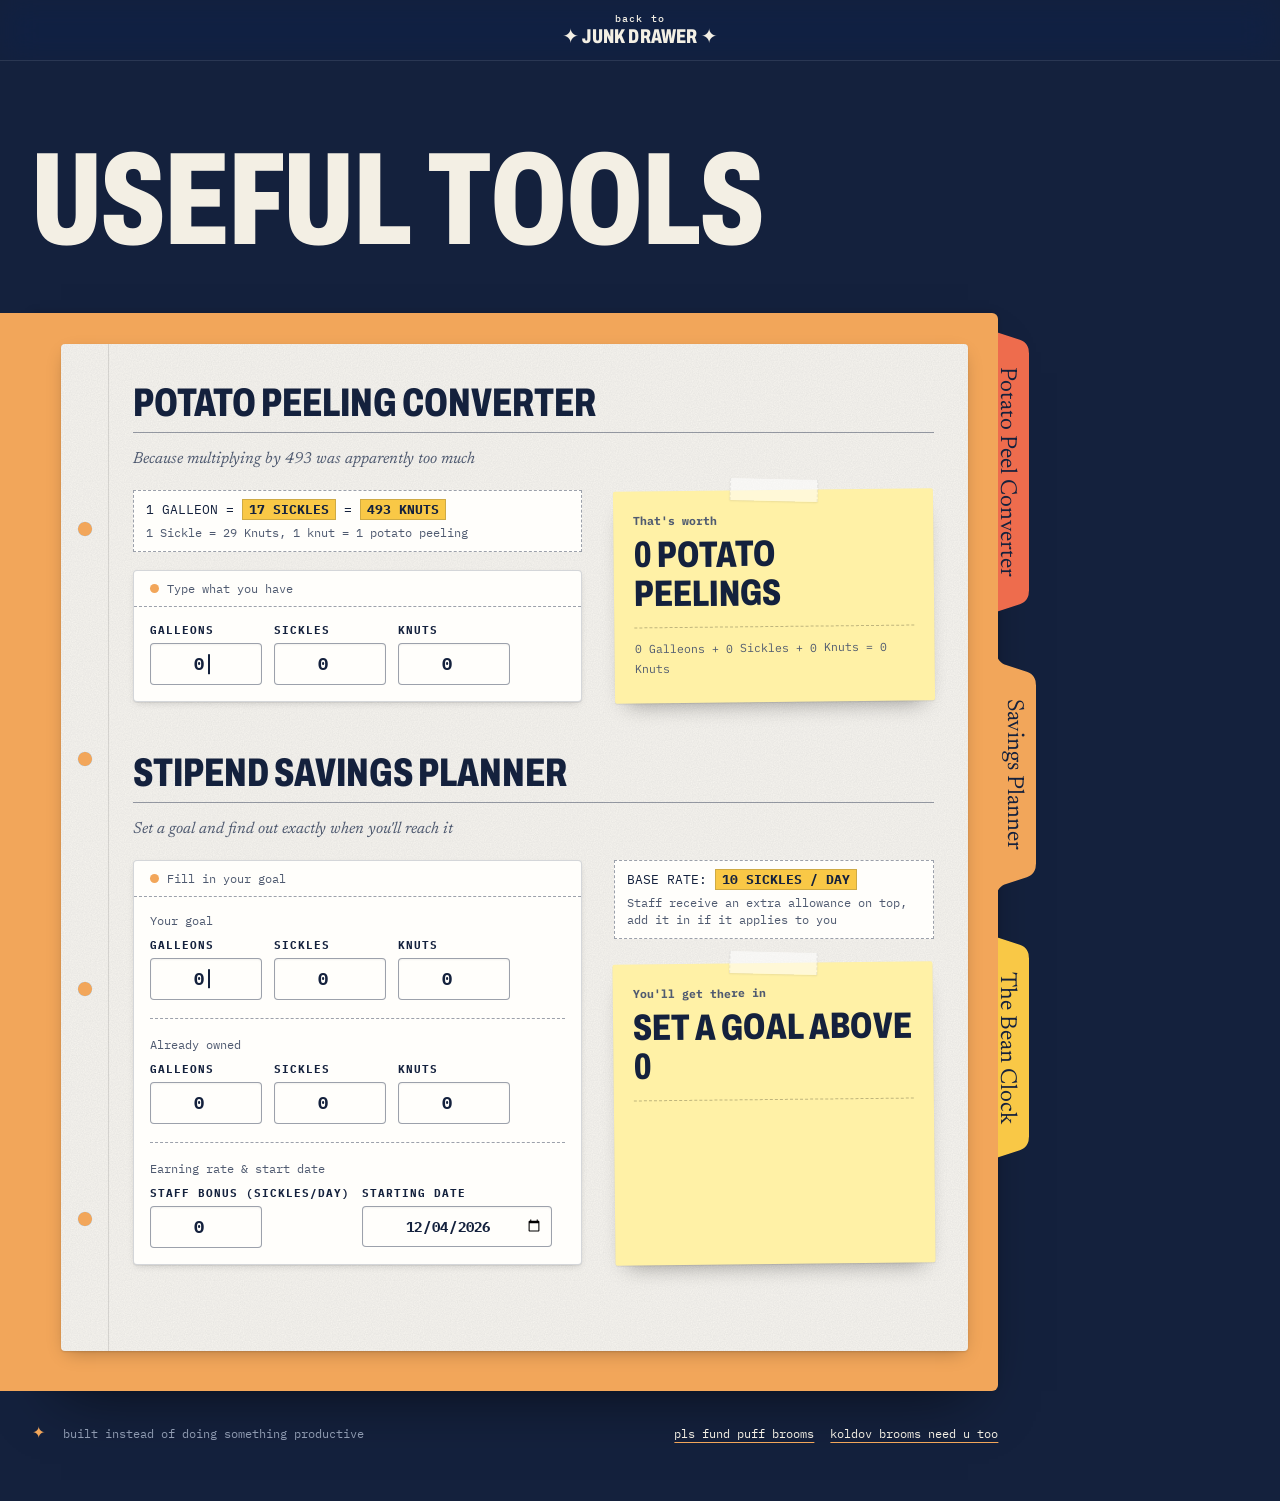
<file: gringotts/index.html>
<!DOCTYPE html>
<html lang="en">
<head>
<meta charset="UTF-8">
<meta name="viewport" content="width=device-width, initial-scale=1.0">
<title>Useful Tools</title>
<link rel="icon" href="../favicon.svg?v=5" type="image/svg+xml">
<link rel="preconnect" href="https://fonts.googleapis.com">
<link rel="preconnect" href="https://fonts.gstatic.com" crossorigin>
<link href="https://fonts.googleapis.com/css2?family=Archivo:wdth,wght@62..125,400..900&family=IBM+Plex+Mono:wght@400;500&family=Newsreader:ital,opsz,wght@0,6..72,400..600;1,6..72,400&display=swap" rel="stylesheet">
<link rel="stylesheet" href="../neo.css?v=traverse-10">
<script src="../neo-transition.js?v=traverse-10"></script>
<script src="../neo-motion.js?v=traverse-10"></script>
<style>
/* page-specific — shared chrome lives in ../neo.css (width, selection, etc).
   Colour roles on this page: yellow = you type here, black = the answer.
   No step numbers here: these are two independent calculators rather than a
   sequence, so numbering them would imply an order that does not exist. */

/* reference callout — each calculator carries the rates it actually uses */
.rate-note { border: 1px dashed var(--rule-strong); padding: 10px 12px; margin: 0 0 18px; background: var(--card); }
.rate-note .line1 { font-family: var(--font-mono); font-size: 0.8rem; text-transform: uppercase; }
.rate-note .line1 b { background: var(--yellow); border: 1px solid var(--rule); padding: 1px 6px; }
.rate-note .line2 { font-family: var(--font-mono); font-size: 0.72rem; color: var(--ink-dim); margin-top: 6px; line-height: 1.5; }

/* inputs live on the tinted, labelled surface */
.field-row { display: flex; gap: 12px; flex-wrap: wrap; }
.field { display: flex; flex-direction: column; gap: 6px; }
.field label {
  font-family: var(--font-mono); font-weight: 700; font-size: 0.68rem;
  text-transform: uppercase; letter-spacing: 1px;
}
.field input {
  font-family: var(--font-mono); font-size: 1.05rem; font-weight: 700;
  width: 112px; text-align: center; padding: 9px 8px;
}
/* The value is centred and one character wide at rest, so the caret sits just
   right of it — where a real cursor would land. Only the leading field of each
   group carries one; a whole row of them reads as a light show, not a hint. */
.field .caret-hint::after {
  left: calc(50% + 0.46em - 6px); top: 50%; transform: translateY(-50%);
  height: 1.2em;
}
.field.wide input { width: 190px; font-size: 0.9rem; }

.rule-dotted { width: 100%; border-top: 1px dashed var(--rule-strong); margin: 18px 0; }
.field-group-label { margin-top: 0; }
.subgroup + .subgroup { margin-top: 0; }

/* results — the answer, visually the loudest thing in the block */
.result { margin-top: 14px; }
.result-tag {
  display: inline-block; font-family: var(--font-mono); font-weight: 700;
  font-size: 0.72rem; letter-spacing: 0; text-transform: none;
  color: var(--ink-dim);
  padding: 0; margin-bottom: 8px;
}
.result .headline {
  font-family: var(--font-display); font-weight: 800; font-stretch: 72%;
  font-size: clamp(1.5rem, 6.5vw, 2.3rem); line-height: 1.05;
  text-transform: uppercase; letter-spacing: 0; color: var(--black);
}
.result .sub-line {
  font-family: var(--font-mono); font-size: 0.72rem; line-height: 1.7;
  color: var(--ink-dim); margin-top: 14px;
  border-top: 1px dashed rgba(0,0,0,0.25); padding-top: 11px;
}
.result .date-line {
  font-family: var(--font-mono); font-size: 0.82rem; margin-top: 12px;
  text-transform: uppercase; color: var(--black);
}
.result .date-line b { background: var(--folder); color: var(--black); padding: 1px 6px; border-radius: 2px; }

/* THE BEAN CLOCK — two things on the sheet, after Mosby's desk pieces: a
   typed timetable card, paper-clipped, with today's spawns stamped as they
   pass; and a "next" card (Mosby's yellow corner widget) counting down, with
   a bar filling from the last batch to the next. Stacked on narrow screens. */
.bean-desk {
  display: grid; grid-template-columns: minmax(0, 1.2fr) minmax(0, 1fr);
  gap: 32px; align-items: start; margin: 26px 0 10px;
}
.bean-card {
  position: relative; border-radius: 2px; padding: 22px 24px 20px;
  box-shadow: 0 1px 1px rgba(0,0,0,0.08), 0 12px 22px -12px rgba(0,0,0,0.4);
}
.bean-timetable { background: var(--card); transform: rotate(-0.8deg); }
.bean-next { background: #fff1a6; transform: rotate(1.2deg); margin-top: 10px; }
/* a paper clip over the timetable's top edge */
.bean-clip {
  position: absolute; top: -16px; left: 28px; width: 16px; height: 42px;
  border: 2.5px solid #7d7870; border-radius: 9px;
}
.bean-clip::after {
  content: ""; position: absolute; left: 2px; top: 5px; width: 7px; height: 26px;
  border: 2.5px solid #7d7870; border-radius: 7px;
}
.bean-card-title {
  font-family: var(--font-display); font-weight: 800; font-stretch: 72%;
  font-size: 1.15rem; text-transform: uppercase; letter-spacing: 0; margin: 0 0 10px;
}
.bean-rows { width: 100%; border-collapse: collapse; font-family: var(--font-mono); font-size: 0.92rem; }
.bean-rows th {
  text-align: left; font-size: 0.66rem; letter-spacing: 1.5px; text-transform: uppercase;
  color: var(--ink-dim); font-weight: 700; padding: 0 0 6px;
}
.bean-rows td { padding: 9px 0; border-top: 1px dashed var(--rule-strong); }
.bean-rows td:last-child, .bean-rows th:last-child { text-align: right; }
.bean-rows td:first-child, .bean-rows th:first-child { width: 38%; }
.bean-rows th, .bean-rows td { white-space: nowrap; }
.bean-rows tr.is-past td { color: var(--ink-dim); }
.bean-rows tr.is-next td { font-weight: 700; }
.bean-stamp {
  display: inline-block; border: 2px solid var(--pink); color: var(--pink);
  font-weight: 700; font-size: 0.66rem; letter-spacing: 1px; padding: 1px 6px;
  transform: rotate(-8deg); border-radius: 2px;
}
.bean-now { font-family: var(--font-mono); font-size: 0.8rem; color: var(--ink-dim); margin: 12px 0 0; }
.bean-next-label {
  font-family: var(--font-display); font-weight: 800; font-stretch: 72%;
  font-size: 1rem; text-transform: uppercase;
}
.bean-next-time {
  font-family: var(--font-display); font-weight: 800; font-stretch: 72%;
  font-size: clamp(3rem, 7vw, 4.6rem); line-height: 0.95; margin-top: 6px;
}
.bean-next-in { font-family: var(--font-mono); font-size: 0.9rem; margin-top: 4px; }
.bean-bar { height: 10px; background: rgba(0,0,0,0.12); border-radius: 5px; overflow: hidden; margin-top: 14px; }
.bean-bar i { display: block; height: 100%; width: 0; background: var(--black); transition: width 1s linear; }
.bean-bar-caption { font-family: var(--font-mono); font-size: 0.72rem; color: var(--ink-dim); margin-top: 6px; }
@media (max-width: 760px) {
  .bean-desk { grid-template-columns: 1fr; gap: 26px; }
  .bean-next { margin-top: 0; }
  .bean-card { padding: 20px 16px 16px; }
  .bean-rows { font-size: 0.86rem; }
}

/* Wide screens: the converter and the planner each sit on two columns, the
   reference card and the inputs stacked on the left, the answer alone on the
   right, stretched to the height of the left so the sheet has no empty side.
   Narrower, everything goes back to one row each, as before. */
@media (min-width: 1100px) {
  .block:has(> .result) {
    display: grid; grid-template-columns: minmax(0, 1.4fr) minmax(0, 1fr);
    column-gap: 32px; align-items: start;
  }
  .block:has(> .result) > * { grid-column: 1 / -1; }
  .block:has(> .result) > .rate-note,
  .block:has(> .result) > .surface { grid-column: 1; }
  .block:has(> .result) > .rate-note { grid-row: 3; }
  .block:has(> .result) > .surface { grid-row: 4; margin-bottom: 0; }
  .block:has(> .result) > .result {
    grid-column: 2; grid-row: 3 / span 2; align-self: stretch; margin-top: 0;
  }
  /* the planner's inputs run long, so its reference card moves over to the
     right as well, above the answer, which fills what is left of that side */
  /* the extra height of the long inputs all goes to the answer's row,
     so nothing opens up under the reference card */
  #chapter-2 { grid-template-rows: auto auto auto 1fr; }
  #chapter-2 > .surface { grid-row: 3 / span 2; }
  #chapter-2 > .rate-note { grid-column: 2; grid-row: 3; margin-bottom: 24px; }
  #chapter-2 > .result { grid-row: 4; }
}

@media (max-width: 620px) {
  /* stack the equation so nothing gets squeezed */
  .rate-row { grid-template-columns: auto auto 1fr; }
  .rate-row .eq:nth-of-type(2) { grid-column: 2; }
  .rate-row .coin { grid-row: span 2; align-self: stretch; display: flex; align-items: center; }
  .field-row { gap: 8px; }
  .field input { width: 84px; font-size: 0.95rem; }
  .field.wide input { width: 100%; min-width: 150px; }
  .field .caret-hint::after { transform: translate(8px, -50%);}
}
</style>
</head>
<body class="f-lime">
<header class="topbar">
  <a class="topbar-home" href="../" aria-label="Junk Drawer home">✦ Junk Drawer ✦</a>
</header>
<div class="frame">
  <div class="masthead">
      <h1>Useful Tools</h1>
    </div>

  <div class="page" data-tab="Potato Peel Converter">
  <div class="sheet" data-tab="Potato Peel Converter">

    <section class="block" id="chapter-1" data-home-hash="converter" data-c="lime">
      <div class="block-head">
        <h2 class="block-title">Potato peeling converter</h2>
      </div>
      <p class="block-note">Because multiplying by 493 was apparently too much</p>

      <div class="rate-note">
        <div class="line1">1 Galleon = <b>17 Sickles</b> = <b>493 Knuts</b></div>
        <div class="line2">1 Sickle = 29 Knuts, 1 knut = 1 potato peeling</div>
      </div>

      <div class="surface surface-input surface-headed">
        <div class="surface-head"><span class="head-mark">&#9654;</span> Type what you have</div>
        <div class="surface-body">
        <div class="field-row">
          <div class="field"><label>Galleons</label><span class="caret-hint"><input type="number" id="pp-galleons" min="0" value="0" oninput="calcPeelings()"></span></div>
          <div class="field"><label>Sickles</label><input type="number" id="pp-sickles" min="0" value="0" oninput="calcPeelings()"></div>
          <div class="field"><label>Knuts</label><input type="number" id="pp-knuts" min="0" value="0" oninput="calcPeelings()"></div>
        </div>
        </div>
      </div>

      <div class="result">
        <div class="result-inner">
          <div class="result-tag">That's worth</div>
          <div class="headline" id="pp-result">0 potato peelings</div>
          <div class="sub-line" id="pp-breakdown"></div>
        </div>
      </div>
    </section>

    <section class="block" id="chapter-2" data-home-hash="planner" data-home-label="Savings Planner" data-c="orange">
      <div class="block-head">
        <h2 class="block-title">Stipend savings planner</h2>
      </div>
      <p class="block-note">Set a goal and find out exactly when you'll reach it</p>

      <div class="rate-note">
        <div class="line1">Base rate: <b>10 Sickles / day</b></div>
        <div class="line2">Staff receive an extra allowance on top, add it in if it applies to you</div>
      </div>

      <div class="surface surface-input surface-headed">
        <div class="surface-head"><span class="head-mark">&#9654;</span> Fill in your goal</div>
        <div class="surface-body">
        <div class="subgroup">
          <div class="field-group-label">Your goal</div>
          <div class="field-row">
            <div class="field"><label>Galleons</label><span class="caret-hint"><input type="number" id="ds-galleons" min="0" value="0" oninput="calcDays()"></span></div>
            <div class="field"><label>Sickles</label><input type="number" id="ds-sickles" min="0" value="0" oninput="calcDays()"></div>
            <div class="field"><label>Knuts</label><input type="number" id="ds-knuts" min="0" value="0" oninput="calcDays()"></div>
          </div>
        </div>

        <div class="rule-dotted"></div>

        <div class="subgroup">
          <div class="field-group-label">Already owned</div>
          <div class="field-row">
            <div class="field"><label>Galleons</label><input type="number" id="ds-owned-galleons" min="0" value="0" oninput="calcDays()"></div>
            <div class="field"><label>Sickles</label><input type="number" id="ds-owned-sickles" min="0" value="0" oninput="calcDays()"></div>
            <div class="field"><label>Knuts</label><input type="number" id="ds-owned-knuts" min="0" value="0" oninput="calcDays()"></div>
          </div>
        </div>

        <div class="rule-dotted"></div>

        <div class="subgroup">
          <div class="field-group-label">Earning rate &amp; start date</div>
          <div class="field-row">
            <div class="field"><label>Staff bonus (Sickles/day)</label><input type="number" id="ds-staff" min="0" value="0" oninput="calcDays()"></div>
            <div class="field wide"><label>Starting date</label><input type="date" id="ds-startdate" oninput="calcDays()"></div>
          </div>
        </div>
        </div>
      </div>

      <div class="result">
        <div class="result-inner">
          <div class="result-tag">You'll get there in</div>
          <div class="headline" id="ds-result">Set a goal above 0</div>
          <div class="date-line" id="ds-targetdate"></div>
          <div class="sub-line" id="ds-breakdown"></div>
        </div>
      </div>
    </section>


    <!-- The bean clock: its own page, swapped in by its side tab (#bean-clock) -->
    <section class="block hidden" id="chapter-3" data-subpage data-home-hash="bean-clock" data-c="yellow">
      <div class="block-head">
        <h2 class="block-title">The Bean Clock</h2>
      </div>
      <p class="block-note">Every Flavour Beans locations refresh every 6 hours at 00:00, 06:00, 12:00, and 18:00 (EST/EDT, auto-adjusted for DST), shown below alongside the French time equivalent.</p>
      <div class="bean-desk">
        <div class="bean-card bean-timetable">
          <span class="bean-clip" aria-hidden="true"></span>
          <h3 class="bean-card-title">Bean timetable · <span id="bean-zone">EST</span></h3>
          <table class="bean-rows">
            <thead><tr><th>Spawn</th><th>In France</th><th></th></tr></thead>
            <tbody>
              <tr data-h="0"><td>00:00</td><td class="bean-fr">--:--</td><td class="bean-mark"></td></tr>
              <tr data-h="6"><td>06:00</td><td class="bean-fr">--:--</td><td class="bean-mark"></td></tr>
              <tr data-h="12"><td>12:00</td><td class="bean-fr">--:--</td><td class="bean-mark"></td></tr>
              <tr data-h="18"><td>18:00</td><td class="bean-fr">--:--</td><td class="bean-mark"></td></tr>
            </tbody>
          </table>
          <p class="bean-now">now <span id="bean-now-est">--:--</span> · France <span id="bean-now-fr">--:--</span></p>
        </div>
        <div class="bean-card bean-next">
          <div class="bean-next-label">Next spawn</div>
          <div class="bean-next-time" id="bean-next-time">--:--</div>
          <div class="bean-next-in" id="bean-next-in">in --</div>
          <div class="bean-bar" role="progressbar" aria-label="Time since the last batch" aria-valuemin="0" aria-valuemax="100" id="bean-bar"><i id="bean-bar-fill"></i></div>
          <div class="bean-bar-caption" id="bean-bar-caption">--</div>
        </div>
      </div>
    </section>

  </div>
  </div>
</div>
<footer class="site-footer">
  <span class="footer-star">✦</span>
  <span>built instead of doing something productive</span>
  <span class="footer-links">
    <a href="https://hogwarts.io/viewtopic.php?t=18994" target="_blank" rel="noopener">pls fund puff brooms</a>
    <a href="https://hogwarts.io/viewtopic.php?t=21853" target="_blank" rel="noopener">koldov brooms need u too</a>
  </span>
</footer>

<script>
const KNUTS_PER_SICKLE = 29;
const KNUTS_PER_GALLEON = 493;

function toKnuts(galleons, sickles, knuts) {
  return (galleons||0) * KNUTS_PER_GALLEON + (sickles||0) * KNUTS_PER_SICKLE + (knuts||0);
}

function calcPeelings() {
  const g = parseFloat(document.getElementById('pp-galleons').value) || 0;
  const s = parseFloat(document.getElementById('pp-sickles').value) || 0;
  const k = parseFloat(document.getElementById('pp-knuts').value) || 0;
  const total = toKnuts(g, s, k);
  neoTick(document.getElementById('pp-result'), total,
    n => n.toLocaleString() + ' potato peeling' + (n === 1 ? '' : 's'));
  document.getElementById('pp-breakdown').textContent =
    `${g} Galleon${g===1?'':'s'} + ${s} Sickle${s===1?'':'s'} + ${k} Knut${k===1?'':'s'} = ${total.toLocaleString()} Knuts`;
}

function todayISO() {
  const d = new Date();
  return `${d.getFullYear()}-${String(d.getMonth()+1).padStart(2,'0')}-${String(d.getDate()).padStart(2,'0')}`;
}

function calcDays() {
  const g = parseFloat(document.getElementById('ds-galleons').value) || 0;
  const s = parseFloat(document.getElementById('ds-sickles').value) || 0;
  const k = parseFloat(document.getElementById('ds-knuts').value) || 0;
  const og = parseFloat(document.getElementById('ds-owned-galleons').value) || 0;
  const os = parseFloat(document.getElementById('ds-owned-sickles').value) || 0;
  const ok = parseFloat(document.getElementById('ds-owned-knuts').value) || 0;
  const staffBonus = parseFloat(document.getElementById('ds-staff').value) || 0;
  const startValue = document.getElementById('ds-startdate').value || todayISO();

  const goalKnuts = toKnuts(g, s, k);
  const ownedKnuts = toKnuts(og, os, ok);
  const remainingKnuts = goalKnuts - ownedKnuts;
  const dailySickles = 10 + staffBonus;
  const dailyKnuts = dailySickles * KNUTS_PER_SICKLE;

  if (goalKnuts <= 0) {
    neoTickText(document.getElementById('ds-result'), 'Set a goal above 0');
    document.getElementById('ds-targetdate').textContent = '';
    document.getElementById('ds-breakdown').textContent = '';
    return;
  }

  if (remainingKnuts <= 0) {
    neoTickText(document.getElementById('ds-result'), 'Goal already met!');
    document.getElementById('ds-targetdate').textContent = '';
    document.getElementById('ds-breakdown').textContent =
      `Goal: ${goalKnuts.toLocaleString()} Knuts  |  Already owned: ${ownedKnuts.toLocaleString()} Knuts`;
    return;
  }

  const days = Math.ceil(remainingKnuts / dailyKnuts);
  const weeks = (days / 7).toFixed(1);

  const [year, month, day] = startValue.split('-').map(Number);
  const targetDate = new Date(year, month - 1, day);
  targetDate.setDate(targetDate.getDate() + days);
  const targetDateStr = targetDate.toLocaleDateString('en-US', { weekday: 'long', year: 'numeric', month: 'long', day: 'numeric' });

  neoTick(document.getElementById('ds-result'), days,
    n => n.toLocaleString() + ' day' + (n === 1 ? '' : 's'));
  document.getElementById('ds-targetdate').innerHTML = `you'll reach your goal on <b>${targetDateStr}</b>`;
  document.getElementById('ds-breakdown').textContent =
    `Goal: ${goalKnuts.toLocaleString()} Knuts  |  Already owned: ${ownedKnuts.toLocaleString()} Knuts  |  Remaining: ${remainingKnuts.toLocaleString()} Knuts  |  Earning ${dailySickles} Sickles/day (10 base${staffBonus ? ' + ' + staffBonus + ' staff' : ''}) = ${dailyKnuts.toLocaleString()} Knuts/day  |  ~${weeks} weeks`;
}


// the caret hint is a one-shot nudge: the moment a field is touched it goes
// away for good, so it never competes with real content
document.querySelectorAll('.caret-hint').forEach(function (wrap) {
  var el = wrap.querySelector('input, textarea');
  if (!el) return;
  var drop = function () { wrap.classList.remove('caret-hint'); };
  el.addEventListener('focus', drop, { once: true });
  el.addEventListener('input', drop, { once: true });
});

document.getElementById('ds-startdate').value = todayISO();
calcPeelings();
calcDays();

// arriving on #converter or #planner (the home page links straight to each
// tool): let the folder open first, then glide down to that tool. The hashes
// deliberately match no id, so the browser does not jump there by itself
// and throw off the opening.
const TOOL_HASH = { converter: 'chapter-1', planner: 'chapter-2' };
const toolTarget = document.getElementById(TOOL_HASH[location.hash.slice(1)] || '');
if (toolTarget) {
  const still = matchMedia('(prefers-reduced-motion: reduce)').matches;
  let userScrolled = false;
  addEventListener('wheel', () => { userScrolled = true; }, { once: true, passive: true });
  addEventListener('touchmove', () => { userScrolled = true; }, { once: true, passive: true });
  setTimeout(() => {
    if (!userScrolled) toolTarget.scrollIntoView({ behavior: still ? 'auto' : 'smooth', block: 'start' });
  }, still ? 0 : 2100);
}

// ==================== BEAN CLOCK ====================
// Spawn grid is anchored to Toronto's wall-clock time (00/06/12/18), which
// auto-shifts between EST and EDT with real-world DST. no hardcoded offset.
const BEAN_SPAWN_HOURS_LOCAL = [0, 6, 12, 18];

function beanPad(n) { return String(n).padStart(2, '0'); }

// Returns { y, mo, da, h, mi, s, wallMs, offsetH } describing `date` as rendered in `timeZone`.
// y/mo/da/h/mi/s are reusable as UTC fields to do wall-clock arithmetic safely.
// offsetH is the zone's current UTC offset in whole hours (derived, not read from ICU
// abbreviations -- those are unreliable for European zones in "short" format).
function beanZoneParts(date, timeZone) {
  const dtf = new Intl.DateTimeFormat('en-US', {
    timeZone, hour12: false,
    year: 'numeric', month: '2-digit', day: '2-digit',
    hour: '2-digit', minute: '2-digit', second: '2-digit'
  });
  const map = {};
  dtf.formatToParts(date).forEach(p => { map[p.type] = p.value; });
  const y = Number(map.year), mo = Number(map.month) - 1, da = Number(map.day);
  const h = map.hour === '24' ? 0 : Number(map.hour);
  const mi = Number(map.minute), s = Number(map.second);
  const wallMs = Date.UTC(y, mo, da, h, mi, s);
  const offsetH = Math.round((wallMs - date.getTime()) / 3600000);
  return { y, mo, da, h, mi, s, wallMs, offsetH };
}

function beanZoneLabel(timeZone, offsetH) {
  if (timeZone === 'America/Toronto') return offsetH === -4 ? 'EDT' : 'EST';
  return '';
}

function beanFmtDuration(ms) {
  const totalMin = Math.round(ms / 60000);
  const h = Math.floor(totalMin / 60), m = totalMin % 60;
  return h > 0 ? `${h}h ${m}m` : `${m}m`;
}

function updateBeanClock() {
  if (!document.getElementById('bean-now-est')) return;
  const now = new Date();
  const toronto = beanZoneParts(now, 'America/Toronto');
  const paris = beanZoneParts(now, 'Europe/Paris');
  const zone = beanZoneLabel('America/Toronto', toronto.offsetH);
  const hm = (h, m) => beanPad(h) + ':' + beanPad(m);

  document.getElementById('bean-zone').textContent = zone;
  document.getElementById('bean-now-est').textContent = hm(toronto.h, toronto.mi) + ' ' + zone;
  document.getElementById('bean-now-fr').textContent = hm(paris.h, paris.mi);

  // last and next spawn, as Toronto wall-clock times
  const candidates = [];
  for (let dOff = -1; dOff <= 1; dOff++) {
    BEAN_SPAWN_HOURS_LOCAL.forEach(h => candidates.push(Date.UTC(toronto.y, toronto.mo, toronto.da + dOff, h, 0, 0)));
  }
  candidates.sort((a, b) => a - b);
  let last = null, next = null;
  candidates.forEach(c => {
    if (c <= toronto.wallMs) last = c;
    if (c > toronto.wallMs && next === null) next = c;
  });
  const lastD = new Date(last), nextD = new Date(next);
  const nextH = nextD.getUTCHours();

  // the timetable: France time for each spawn, today's past ones stamped
  const shift = paris.offsetH - toronto.offsetH;
  const today = Date.UTC(toronto.y, toronto.mo, toronto.da);
  document.querySelectorAll('.bean-rows tbody tr').forEach(row => {
    const h = +row.dataset.h;
    row.querySelector('.bean-fr').textContent = hm((h + shift + 24) % 24, 0);
    const isNext = h === nextH;
    const isPast = !isNext && today + h * 3600000 <= toronto.wallMs;
    row.classList.toggle('is-next', isNext);
    row.classList.toggle('is-past', isPast);
    const mark = row.querySelector('.bean-mark');
    const want = isNext ? 'next' : isPast ? 'done' : '';
    if (mark.dataset.state !== want) {
      mark.dataset.state = want;
      mark.innerHTML = isNext ? 'next &rarr;' : isPast ? '<span class="bean-stamp">DONE</span>' : '';
    }
  });

  // the next card
  document.getElementById('bean-next-time').textContent = hm(nextH, 0);
  document.getElementById('bean-next-in').textContent = 'in ' + beanFmtDuration(next - toronto.wallMs);
  const pct = Math.max(0, Math.min(100, (toronto.wallMs - last) / (next - last) * 100));
  document.getElementById('bean-bar-fill').style.width = pct.toFixed(1) + '%';
  document.getElementById('bean-bar').setAttribute('aria-valuenow', Math.round(pct));
  document.getElementById('bean-bar-caption').textContent =
    'last batch ' + hm(lastD.getUTCHours(), 0) + ', ' + beanFmtDuration(toronto.wallMs - last) + ' ago';
}

updateBeanClock();
setInterval(updateBeanClock, 1000);
</script>
</body>
</html>
</file>
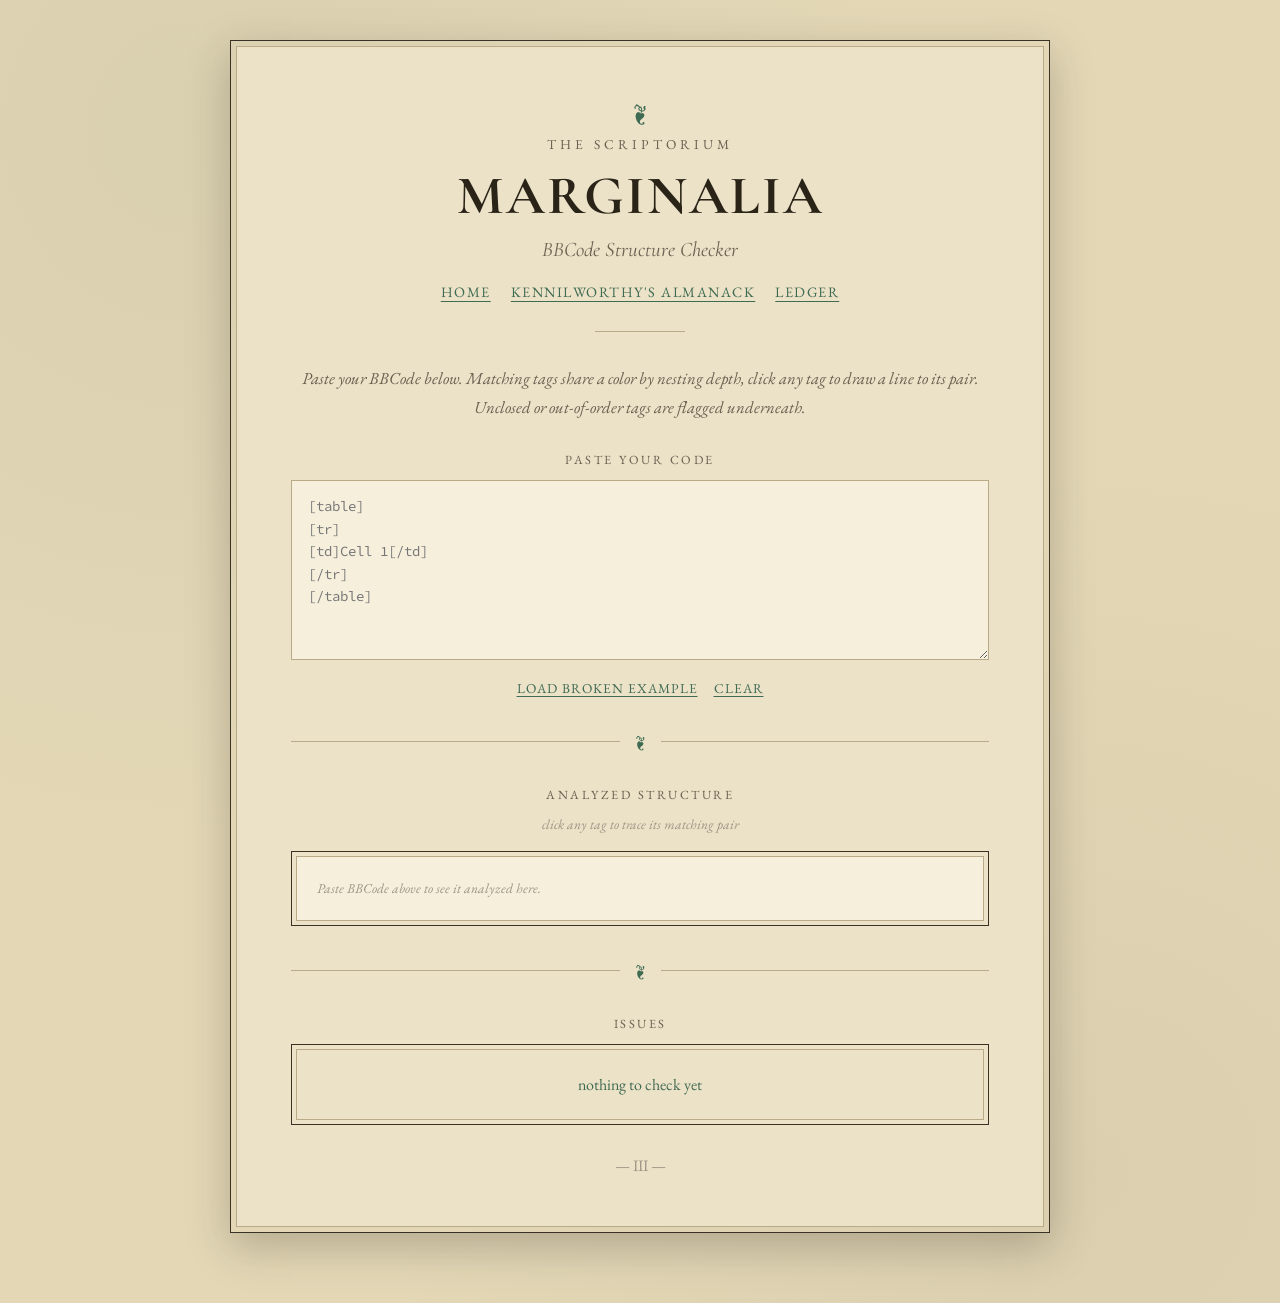
<file: marginalia/index.html>
<!DOCTYPE html>
<html lang="en">
<head>
<meta charset="UTF-8">
<meta name="viewport" content="width=device-width, initial-scale=1.0">
<title>Marginalia — BBCode Structure Checker</title>
<link rel="preconnect" href="https://fonts.googleapis.com">
<link href="https://fonts.googleapis.com/css2?family=Cormorant+Garamond:wght@500;600;700&family=EB+Garamond:ital,wght@0,400;0,600;1,400&family=Source+Code+Pro:wght@500;600&display=swap" rel="stylesheet">
<style>
:root {
  --body-bg: #e3d7b6;
  --page-bg: #ece2c8;
  --border-dark: #3a3226;
  --border-light: #b9ab8a;
  --ink: #2a2418;
  --ink-dim: #6b6050;
  --ink-faint: #9c9484;
  --accent: #3f6b52;
  --accent-bright: #4f8a68;
  --red: #8c3a3a;
  --red-bright: #a94444;

  --depth0: #2e8049;
  --depth1: #c23b34;
  --depth2: #2f6fa8;
  --depth3: #8536a6;
  --depth4: #c17d1f;
  --depth5: #b03a72;
}
* { margin:0; padding:0; box-sizing:border-box; }
body {
  font-family: 'EB Garamond', Georgia, serif;
  background: var(--body-bg);
  background-image:
    radial-gradient(circle at 15% 10%, rgba(63,107,82,0.06), transparent 45%),
    radial-gradient(circle at 85% 90%, rgba(58,50,38,0.05), transparent 45%);
  color: var(--ink); min-height: 100vh;
  padding: 40px 16px 70px;
}

.frame { max-width: 820px; margin: 0 auto; border: 1.5px solid var(--border-dark); padding: 5px; box-shadow: 0 14px 40px rgba(42,36,24,0.25); }
.page { border: 1px solid var(--border-light); background: var(--page-bg); padding: 50px 54px; }

.fleuron { text-align:center; color: var(--accent); font-size: 1.4rem; margin-bottom: 8px; }
.eyebrow { text-align:center; color: var(--ink-dim); font-size: 0.85rem; letter-spacing: 4px; text-transform: uppercase; }
h1 {
  font-family: 'Cormorant Garamond', Georgia, serif; font-weight: 700; font-size: clamp(1.9rem, 10vw, 3.4rem); color: var(--ink);
  letter-spacing: clamp(0px, 1vw, 2px); text-align:center; margin: 10px 0 8px; text-transform: uppercase;
  overflow-wrap: anywhere;
}
.subtitle {
  font-family: 'Cormorant Garamond', Georgia, serif; font-style: italic; font-size: 1.3rem; color: var(--ink-dim);
  text-align:center; margin-bottom: 20px;
}
.site-nav { display:flex; justify-content:center; gap:20px; margin-bottom: 30px; flex-wrap: wrap; }
.site-nav a {
  font-family: 'EB Garamond', Georgia, serif; font-size: 0.9rem; letter-spacing: 1.5px; text-transform: uppercase;
  color: var(--accent); text-decoration: underline; text-underline-offset: 4px; transition: color 0.2s;
}
.site-nav a:hover { color: var(--accent-bright); }

.rule { width: 90px; height: 1px; background: var(--border-light); margin: 0 auto 32px; }
.rule-orn { display:flex; align-items:center; gap:16px; margin: 34px 0; }
.rule-orn-line { flex:1; height:1px; background: var(--border-light); }
.rule-orn-mark { color: var(--accent); font-size: 1rem; }

.intro { text-align:center; font-style: italic; color: var(--ink-dim); font-size: 1.05rem; margin-bottom: 30px; line-height: 1.7; }

.plate { border: 1px solid var(--border-dark); padding: 4px; }
.plate-inner { border: 1px solid var(--border-light); }

.field-group-label { text-align:center; color: var(--ink-dim); font-size: 0.78rem; letter-spacing: 2.5px; text-transform: uppercase; margin-bottom: 12px; }

#bb-input {
  width: 100%; min-height: 180px; resize: vertical;
  font-family: 'Source Code Pro', monospace; font-size: 0.88rem; line-height: 1.6; color: var(--ink);
  background: #f5efdc; border: 1px solid var(--border-light); border-radius: 0;
  padding: 14px 16px;
}
#bb-input:focus { outline: none; border-color: var(--accent); box-shadow: 0 0 0 3px rgba(63,107,82,0.12); }

.toolbar { display:flex; justify-content:center; gap: 16px; margin: 14px 0 30px; flex-wrap: wrap; }
.toolbar a {
  font-size: 0.85rem; letter-spacing: 1px; text-transform: uppercase;
  color: var(--accent); text-decoration: underline; text-underline-offset: 3px; cursor: pointer;
}
.toolbar a:hover { color: var(--accent-bright); }

.hint { text-align:center; color: var(--ink-faint); font-size: 0.85rem; font-style: italic; margin-bottom: 18px; }

#code-wrap {
  position: relative; max-height: 480px; overflow: auto;
  background: #f5efdc;
}
#code-output { font-family: 'Source Code Pro', monospace; font-size: 0.85rem; line-height: 1.7; }
.code-placeholder { padding: 20px; color: var(--ink-faint); font-style: italic; font-family: 'EB Garamond', Georgia, serif; }
.code-line { display:flex; white-space: pre; }
.line-num {
  flex: none; width: 46px; text-align:right; padding-right: 14px; user-select:none;
  color: var(--ink-faint); background: rgba(58,50,38,0.03); border-right: 1px solid var(--border-light);
}
.line-content { padding-left: 12px; white-space: pre; }

.tag { cursor: pointer; font-weight: 600; border-radius: 2px; padding: 0 1px; transition: background 0.15s; }
.tag:hover { background: rgba(58,50,38,0.08); }
.tag.flash { background: var(--accent-bright) !important; color: #f5efdc !important; }
.tag-depth0 { color: var(--depth0); }
.tag-depth1 { color: var(--depth1); }
.tag-depth2 { color: var(--depth2); }
.tag-depth3 { color: var(--depth3); }
.tag-depth4 { color: var(--depth4); }
.tag-depth5 { color: var(--depth5); }
.tag-warning { text-decoration: underline dotted currentColor; }
.tag-error { color: var(--red-bright); text-decoration: underline wavy var(--red-bright); font-weight:700; }
.tag-skip { color: var(--ink-faint); font-weight: 400; }

#arrow-svg { position:absolute; top:0; left:0; pointer-events:none; z-index:5; overflow:visible; }

#issues-panel {
  padding: 18px 22px;
}
.issues-count { font-family:'Cormorant Garamond',Georgia,serif; font-weight:600; color: var(--red-bright); font-size: 1.1rem; margin-bottom: 10px; }
.issue-item {
  font-size: 0.92rem; color: var(--ink); padding: 6px 0; border-bottom: 1px dotted var(--border-light);
  cursor: pointer;
}
.issue-item:last-child { border-bottom: none; }
.issue-item:hover { color: var(--accent); }
.issue-item b { font-family:'Source Code Pro',monospace; color: var(--red-bright); }
.issues-ok { color: var(--accent); font-size: 1rem; text-align:center; padding: 6px 0; }

.page-num { text-align:center; margin-top: 30px; color: var(--ink-faint); font-size: 1rem; }

@media(max-width:560px) {
  .page { padding: 40px 24px; }
  #code-output { font-size: 0.78rem; }
  .line-num { width: 32px; padding-right: 8px; }
}
</style>
</head>
<body>
<div class="frame">
  <div class="page">

    <div class="fleuron">&#10086;</div>
    <div class="eyebrow">The Scriptorium</div>
    <h1>Marginalia</h1>
    <p class="subtitle">BBCode Structure Checker</p>
    <div class="site-nav">
      <a href="../">Home</a>
      <a href="../quidmodding/">Kennilworthy's Almanack</a>
      <a href="../gringotts/">Ledger</a>
    </div>
    <div class="rule"></div>

    <p class="intro">Paste your BBCode below. Matching tags share a color by nesting depth, click any tag to draw a line to its pair. Unclosed or out-of-order tags are flagged underneath.</p>

    <div class="field-group-label">Paste Your Code</div>
    <textarea id="bb-input" placeholder="[table]&#10;[tr]&#10;[td]Cell 1[/td]&#10;[/tr]&#10;[/table]" spellcheck="false"></textarea>

    <div class="toolbar">
      <a id="load-example">Load Broken Example</a>
      <a id="clear-input">Clear</a>
    </div>

    <div class="rule-orn"><span class="rule-orn-line"></span><span class="rule-orn-mark">&#10086;</span><span class="rule-orn-line"></span></div>

    <div class="field-group-label">Analyzed Structure</div>
    <div class="hint">click any tag to trace its matching pair</div>
    <div class="plate">
      <div class="plate-inner">
        <div id="code-wrap">
          <div id="code-output"><div class="code-placeholder">Paste BBCode above to see it analyzed here.</div></div>
          <svg id="arrow-svg"></svg>
        </div>
      </div>
    </div>

    <div class="rule-orn"><span class="rule-orn-line"></span><span class="rule-orn-mark">&#10086;</span><span class="rule-orn-line"></span></div>

    <div class="field-group-label">Issues</div>
    <div class="plate">
      <div class="plate-inner">
        <div id="issues-panel"><div class="issues-ok">nothing to check yet</div></div>
      </div>
    </div>

    <div class="page-num">&mdash; III &mdash;</div>

  </div>
</div>

<script>
const PALETTE_SIZE = 6;
const SKIP_TAGS = new Set(['*']);
const TAG_RE = /\[(\/?)([a-zA-Z0-9*]+)([^\]\n]*)\]/g;

function esc(s) {
  return s.replace(/&/g,'&amp;').replace(/</g,'&lt;').replace(/>/g,'&gt;');
}

function analyze(text) {
  const tags = [];
  let m;
  TAG_RE.lastIndex = 0;
  while ((m = TAG_RE.exec(text))) {
    tags.push({
      closing: m[1] === '/',
      name: m[2].toLowerCase(),
      raw: m[0],
      start: m.index,
      end: m.index + m[0].length,
    });
  }

  const lineStarts = [0];
  for (let i = 0; i < text.length; i++) if (text[i] === '\n') lineStarts.push(i + 1);
  function lineOf(offset) {
    let lo = 0, hi = lineStarts.length - 1, res = 0;
    while (lo <= hi) {
      const mid = (lo + hi) >> 1;
      if (lineStarts[mid] <= offset) { res = mid; lo = mid + 1; } else hi = mid - 1;
    }
    return res + 1;
  }
  tags.forEach(t => t.line = lineOf(t.start));

  const tagMeta = tags.map(() => ({ depth: null, pairIndex: null, error: null, warning: false, skip: false }));
  const stack = [];
  const issues = [];

  tags.forEach((tag, i) => {
    if (SKIP_TAGS.has(tag.name)) { tagMeta[i].skip = true; return; }
    if (!tag.closing) {
      stack.push(i);
      return;
    }
    let found = -1;
    for (let s = stack.length - 1; s >= 0; s--) {
      if (tags[stack[s]].name === tag.name) { found = s; break; }
    }
    if (found === -1) {
      tagMeta[i].error = 'unexpected';
      issues.push({ type: 'unexpected', tagIndex: i });
      return;
    }
    for (let s = stack.length - 1; s > found; s--) {
      const openIdx = stack[s];
      tagMeta[openIdx].error = 'unclosed';
      issues.push({ type: 'unclosed', tagIndex: openIdx });
    }
    const openIdx = stack[found];
    const depth = found;
    tagMeta[openIdx].depth = depth;
    tagMeta[openIdx].pairIndex = i;
    tagMeta[i].depth = depth;
    tagMeta[i].pairIndex = openIdx;
    if (found !== stack.length - 1) {
      tagMeta[openIdx].warning = true;
      tagMeta[i].warning = true;
      issues.push({ type: 'out-of-order', tagIndex: openIdx });
    }
    stack.length = found;
  });

  stack.forEach(openIdx => {
    tagMeta[openIdx].error = 'unclosed';
    issues.push({ type: 'unclosed', tagIndex: openIdx });
  });

  return { tags, tagMeta, issues };
}

function buildLines(text, tags, tagMeta) {
  let segHtml = '';
  let cursor = 0;
  tags.forEach((tag, i) => {
    if (tag.start > cursor) segHtml += esc(text.slice(cursor, tag.start));
    const meta = tagMeta[i];
    let cls = 'tag';
    if (meta.skip) cls += ' tag-skip';
    else if (meta.error) cls += ' tag-error';
    else {
      cls += ' tag-depth' + (meta.depth % PALETTE_SIZE);
      if (meta.warning) cls += ' tag-warning';
    }
    const pairAttr = meta.pairIndex != null ? ` data-pair="${meta.pairIndex}"` : '';
    segHtml += `<span class="${cls}" data-tag-id="${i}"${pairAttr}>${esc(tag.raw)}</span>`;
    cursor = tag.end;
  });
  if (cursor < text.length) segHtml += esc(text.slice(cursor));

  return segHtml.split('\n').map((lineHtml, idx) =>
    `<div class="code-line"><span class="line-num">${idx + 1}</span><span class="line-content">${lineHtml || ''}</span></div>`
  ).join('');
}

function renderIssues(issues, tags) {
  const el = document.getElementById('issues-panel');
  if (!issues.length) {
    el.innerHTML = `<div class="issues-ok">&#10003; No structural issues found &mdash; every tag is properly paired.</div>`;
    return;
  }
  el.innerHTML = `<div class="issues-count">${issues.length} issue${issues.length === 1 ? '' : 's'} found</div>` +
    issues.map(iss => {
      const tag = tags[iss.tagIndex];
      let msg = '';
      if (iss.type === 'unclosed') msg = `<b>[${tag.name}]</b> on line ${tag.line} is never closed`;
      else if (iss.type === 'unexpected') msg = `<b>[/${tag.name}]</b> on line ${tag.line} has no matching opening tag`;
      else msg = `<b>[${tag.name}]</b> on line ${tag.line} closes out of order &mdash; check nesting nearby`;
      return `<div class="issue-item" data-tag-id="${iss.tagIndex}">${msg}</div>`;
    }).join('');
}

let activePair = null;

function flash(el) {
  el.classList.add('flash');
  setTimeout(() => el.classList.remove('flash'), 1400);
}

function clearArrow() {
  activePair = null;
  const svg = document.getElementById('arrow-svg');
  if (svg) svg.innerHTML = '';
}

function drawArrow(a, b) {
  const wrap = document.getElementById('code-wrap');
  const svg = document.getElementById('arrow-svg');
  const wrapRect = wrap.getBoundingClientRect();
  svg.setAttribute('width', wrap.clientWidth);
  svg.setAttribute('height', wrap.clientHeight);
  svg.innerHTML = '<defs><marker id="arrowhead" markerWidth="8" markerHeight="8" refX="6" refY="3" orient="auto"><path d="M0,0 L6,3 L0,6 Z" fill="currentColor"/></marker></defs>';
  const ar = a.getBoundingClientRect(), br = b.getBoundingClientRect();
  const x1 = ar.left - wrapRect.left + ar.width / 2;
  const y1 = ar.top - wrapRect.top + ar.height / 2;
  const x2 = br.left - wrapRect.left + br.width / 2;
  const y2 = br.top - wrapRect.top + br.height / 2;
  const midY = (y1 + y2) / 2;
  const color = getComputedStyle(a).color;
  const path = document.createElementNS('http://www.w3.org/2000/svg', 'path');
  path.setAttribute('d', `M ${x1} ${y1} C ${x1} ${midY}, ${x2} ${midY}, ${x2} ${y2}`);
  path.setAttribute('stroke', color);
  path.setAttribute('stroke-width', '2');
  path.setAttribute('fill', 'none');
  path.setAttribute('style', `color:${color}`);
  path.setAttribute('marker-end', 'url(#arrowhead)');
  svg.appendChild(path);
}

function onTagClick(span) {
  clearArrow();
  const pairId = span.getAttribute('data-pair');
  if (pairId === null) { flash(span); return; }
  const other = document.querySelector(`.tag[data-tag-id="${pairId}"]`);
  if (!other) return;
  flash(span); flash(other);
  activePair = { a: span, b: other };
  other.scrollIntoView({ behavior: 'smooth', block: 'center' });
  drawArrow(span, other);
  setTimeout(() => { if (activePair) drawArrow(activePair.a, activePair.b); }, 350);
}

function jumpToTag(tagIndex) {
  const span = document.querySelector(`.tag[data-tag-id="${tagIndex}"]`);
  if (!span) return;
  span.scrollIntoView({ behavior: 'smooth', block: 'center' });
  setTimeout(() => onTagClick(span), 300);
}

function attachHandlers() {
  document.querySelectorAll('#code-output .tag').forEach(span => {
    span.addEventListener('click', () => onTagClick(span));
  });
  document.querySelectorAll('.issue-item').forEach(item => {
    item.addEventListener('click', () => jumpToTag(parseInt(item.dataset.tagId, 10)));
  });
}

function runAnalysis() {
  const text = document.getElementById('bb-input').value;
  clearArrow();
  if (!text.trim()) {
    document.getElementById('code-output').innerHTML = '<div class="code-placeholder">Paste BBCode above to see it analyzed here.</div>';
    document.getElementById('issues-panel').innerHTML = '<div class="issues-ok">nothing to check yet</div>';
    return;
  }
  const { tags, tagMeta, issues } = analyze(text);
  document.getElementById('code-output').innerHTML = buildLines(text, tags, tagMeta);
  renderIssues(issues, tags);
  attachHandlers();
}

document.getElementById('code-wrap').addEventListener('scroll', () => {
  if (activePair) drawArrow(activePair.a, activePair.b);
});

let debounceTimer;
document.getElementById('bb-input').addEventListener('input', () => {
  clearTimeout(debounceTimer);
  debounceTimer = setTimeout(runAnalysis, 250);
});

const EXAMPLE = `[table]
[tr]
[td]Cell 1[/td]
[td]Cell 2[/tr]
[tr]
[td]Cell 3[/td][/tr]
[/table]`;

document.getElementById('load-example').addEventListener('click', () => {
  document.getElementById('bb-input').value = EXAMPLE;
  runAnalysis();
});
document.getElementById('clear-input').addEventListener('click', () => {
  document.getElementById('bb-input').value = '';
  runAnalysis();
});
</script>
</body>
</html>
</file>
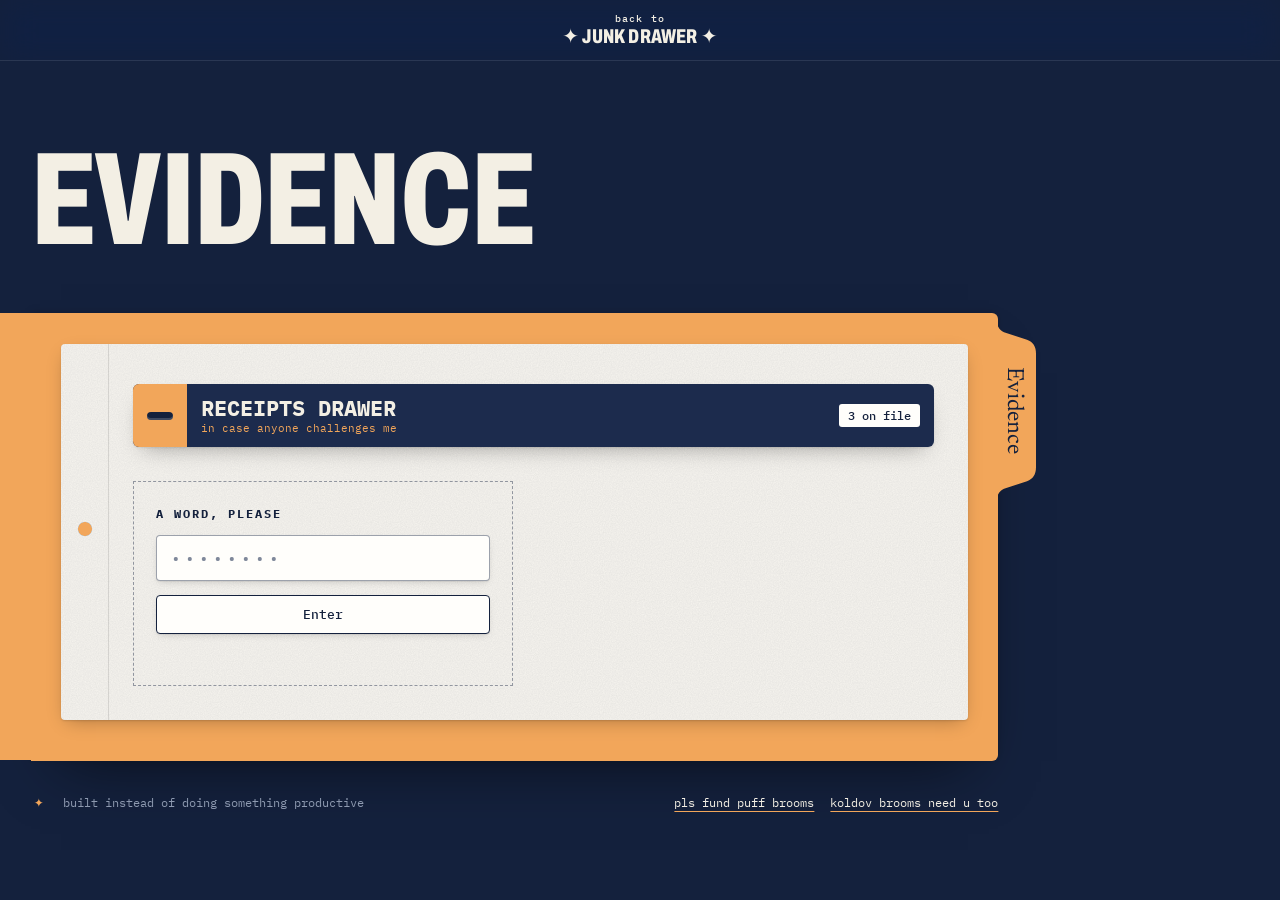
<file: playbook/index.html>
<!DOCTYPE html>
<html lang="en">
<head>
<meta charset="UTF-8">
<meta name="viewport" content="width=device-width, initial-scale=1.0">
<title>Evidence</title>
<link rel="icon" href="../favicon.svg?v=5" type="image/svg+xml">
<link rel="preconnect" href="https://fonts.googleapis.com">
<link rel="preconnect" href="https://fonts.gstatic.com" crossorigin>
<link href="https://fonts.googleapis.com/css2?family=Archivo:wdth,wght@62..125,400..900&family=IBM+Plex+Mono:wght@400;500&family=Newsreader:ital,opsz,wght@0,6..72,400..600;1,6..72,400&display=swap" rel="stylesheet">
<link rel="stylesheet" href="../neo.css?v=traverse-10">
<script src="../neo-transition.js?v=traverse-10"></script>
<script src="../neo-motion.js?v=traverse-10"></script>
<style>
/* page-specific — shared chrome lives in ../neo.css */

/* rendered BBCode — all STATIC, only the reference links are controls */
.bb-body { font-size: 0.98rem; line-height: 1.7; color: var(--black); }
.bb-quote {
  padding: 14px 16px; margin: 12px 0;
  background: var(--card); border: 1px solid var(--rule); border-radius: var(--radius);
}
.bb-quote > .bb-quote {
  display: block; background: #fff1a6; border: none; border-radius: 2px;
  font-family: var(--font-mono); font-size: 0.82rem; line-height: 1.7;
  padding: 12px 14px; margin: 12px 0 0; box-shadow: none;
}
.bb-quote > .bb-quote b { font-weight: 700; }

.play-list { display: flex; flex-direction: column; gap: 26px; }
.play-entry {
  background: var(--card); border: 1px solid var(--rule); border-radius: var(--radius);
  box-shadow: var(--lift-sm); padding: 20px 20px 18px;
}
.play-eyebrow {
  display: inline-block; font-family: var(--font-mono); font-weight: 700;
  font-size: 0.7rem; letter-spacing: 2px; text-transform: uppercase;
  background: var(--cyan); border-radius: 999px;
  padding: 3px 10px; margin-bottom: 10px;
}
.play-title-text {
  display: block; font-family: var(--font-display); font-weight: 800; font-stretch: 72%;
  font-size: clamp(1.3rem, 5vw, 1.7rem); text-transform: uppercase;
  letter-spacing: 0; color: var(--black); margin-bottom: 14px;
}
.play-empty {
  font-family: var(--font-mono); font-size: 0.8rem; text-transform: uppercase;
  border: 1px dashed var(--rule-strong); padding: 20px; text-align: center;
}

.play-refs { margin-top: 16px; padding-top: 14px; border-top: 1px dashed var(--rule-strong); }
.play-refs-label {
  font-family: var(--font-mono); font-weight: 700; font-size: 0.68rem;
  letter-spacing: 2px; text-transform: uppercase; margin-bottom: 10px;
}
.play-refs-links { display: flex; gap: 8px; flex-wrap: wrap; }
.play-refs a {
  font-family: var(--font-mono); font-size: 0.72rem; font-weight: 700;
  text-transform: uppercase; color: var(--black); text-decoration: none;
  background: var(--card); border: 1px solid var(--black); border-radius: var(--radius);
  box-shadow: var(--lift-sm); padding: 5px 9px;
  transition: transform var(--quick) var(--ease), box-shadow var(--quick) var(--ease);
}
.play-refs a:hover {
  background: var(--folder);
  transform: translateY(-2px); box-shadow: var(--lift);
}

/* password gate */
.gate {
  text-align: left; border: 1px dashed var(--rule-strong);
  padding: 24px 22px; max-width: 380px;
}
.gate-eyebrow {
  font-family: var(--font-mono); font-weight: 700; font-size: 0.75rem;
  letter-spacing: 2px; text-transform: uppercase; margin-bottom: 14px;
}
.gate input {
  font-family: var(--font-mono); font-size: 1rem; letter-spacing: 4px;
  width: 100%; padding: 12px 14px; box-shadow: var(--shadow-sm);
}
.gate-btn { display: block; margin: 14px 0 0; width: 100%; }
.gate-error {
  font-family: var(--font-mono); font-size: 0.75rem; text-transform: uppercase;
  color: var(--red-bright); font-weight: 700; margin-top: 12px; min-height: 1.2em;
}
#protected-content { display: none; }

/* ---------- the drawer: public precedent file, sits above the gate ---------- */
.drawer { margin-bottom: 34px; }
.drawer-handle {
  display: flex; align-items: center; gap: 14px; width: 100%;
  text-align: left; padding: 0; background: var(--desk-2); color: var(--desk-ink);
  border: none; border-radius: 6px; overflow: hidden;
  box-shadow: var(--lift);
}
.drawer-handle:hover { background: #26375e; box-shadow: var(--lift-hi); }
.drawer-handle:active { box-shadow: var(--lift-sm); }
.drawer-knob {
  flex: none; width: 54px; align-self: stretch; display: grid; place-items: center;
  background: var(--folder);
}
.drawer-knob i {
  width: 26px; height: 8px; border-radius: 4px; background: var(--black);
  box-shadow: inset 0 -2px 0 rgba(255,255,255,0.18); transition: transform var(--quick) var(--ease);
}
.drawer-handle:hover .drawer-knob i { transform: translateY(2px); }
.drawer-label { flex: 1; padding: 12px 0; line-height: 1.15; }
.drawer-label b {
  display: block; font-size: clamp(1.05rem, 4vw, 1.35rem);
  letter-spacing: 0; text-transform: uppercase;
}
.drawer-label small {
  font-family: var(--font-mono); font-size: 0.68rem; font-weight: 400;
  letter-spacing: 0; text-transform: none; color: var(--folder);
}
.drawer-count {
  flex: none; margin-right: 14px; font-family: var(--font-mono); font-size: 0.72rem;
  padding: 4px 9px; background: var(--card); color: var(--black); border-radius: 3px;
}
.drawer-handle[aria-expanded="true"] .drawer-count::after { content: " · open"; }

.drawer-body { display: grid; grid-template-rows: 0fr; transition: grid-template-rows var(--quick) var(--ease); }
.drawer-body > div { overflow: hidden; }
.drawer.open .drawer-body { grid-template-rows: 1fr; }
.drawer-inner {
  margin-top: 0; padding: 26px 6px 8px;
  display: flex; flex-direction: column; gap: 34px;
}
.drawer-intro {
  font-family: var(--font-mono); font-size: 0.78rem; line-height: 1.6; color: var(--ink-dim);
}

.file { position: relative; margin-top: 14px; }
.file:nth-child(odd)  { transform: rotate(-0.6deg); }
.file:nth-child(even) { transform: rotate(0.5deg); }
.file-tab {
  display: inline-block; position: relative; top: 3px; z-index: 1;
  font-family: var(--font-mono); font-weight: 700; font-size: 0.7rem;
  letter-spacing: 2px; text-transform: uppercase;
  background: var(--cyan); border-radius: 8px 8px 0 0;
  padding: 6px 14px 4px;
}
.file-card {
  position: relative; background: var(--card);
  border: 1px solid var(--rule); border-radius: 0 var(--radius) var(--radius) var(--radius);
  box-shadow: var(--lift-sm); padding: 20px 20px 18px;
}
.file-num {
  position: absolute; right: 14px; top: -6px; font-family: var(--font-display); font-weight: 800; font-stretch: 72%;
  font-size: 4.4rem; line-height: 1; letter-spacing: 0;
  color: transparent; -webkit-text-stroke: 2px var(--black); opacity: 0.16; pointer-events: none;
}
.file-match {
  font-family: var(--font-mono); font-weight: 700; font-size: 0.72rem;
  letter-spacing: 1px; text-transform: uppercase; margin-bottom: 6px;
}
.file-title {
  font-family: var(--font-display); font-weight: 800; font-stretch: 72%; text-transform: uppercase;
  font-size: clamp(1.2rem, 4.6vw, 1.55rem); letter-spacing: 0; line-height: 1.05;
  margin-bottom: 14px; max-width: 88%;
}
.file-ruling {
  background: #fff1a6; color: var(--black); padding: 12px 14px;
  font-size: 0.98rem; line-height: 1.55; border-radius: 2px;
  box-shadow: 0 8px 16px -10px rgba(0,0,0,0.4); transform: rotate(0.4deg);
}
.file-ruling::before {
  content: "What happened"; display: block; margin-bottom: 5px;
  font-family: var(--font-mono); font-size: 0.62rem; font-weight: 700;
  letter-spacing: 2px; text-transform: uppercase; color: var(--ink-dim);
}
.file-actions { display: flex; gap: 8px; flex-wrap: wrap; margin-top: 16px; }
.file-actions a, .file-actions button {
  font-family: var(--font-mono); font-size: 0.72rem; font-weight: 700; letter-spacing: 0;
  text-transform: uppercase; color: var(--black); text-decoration: none;
  background: var(--card); border: 1px solid var(--black); border-radius: var(--radius);
  box-shadow: var(--lift-sm); padding: 6px 10px; cursor: pointer;
  transition: transform var(--quick) var(--ease), box-shadow var(--quick) var(--ease), background var(--quick) var(--ease);
}
.file-actions a:hover, .file-actions button:hover {
  background: var(--folder); transform: translateY(-2px); box-shadow: var(--lift);
}
.file-actions button.done { background: var(--good); }
.file-stamp {
  position: absolute; right: 16px; bottom: 14px; transform: rotate(-9deg);
  font-family: var(--font-display); font-weight: 800; font-stretch: 72%; font-size: 0.85rem;
  letter-spacing: 3px; text-transform: uppercase; color: var(--red-bright);
  border: 2px solid var(--red-bright); border-radius: 4px; padding: 2px 8px; opacity: 0.78; pointer-events: none;
}
@media (max-width: 620px) {
  .file-stamp { display: none; }
  .file-title { max-width: 100%; }
  .file-num { font-size: 3.2rem; }
}
@media (prefers-reduced-motion: reduce) {
  .drawer-body, .drawer-knob i { transition: none; }
}

</style>
</head>
<body class="f-orange">
<header class="topbar">
  <a class="topbar-home" href="../" aria-label="Junk Drawer home">✦ Junk Drawer ✦</a>
</header>
<div class="frame">
  <div class="masthead">
      <h1>Evidence</h1>
    </div>

  <div class="page" data-tab="Evidence">
  <div class="sheet" data-tab="Evidence">

    <section class="drawer" id="drawer">
      <button class="drawer-handle" id="drawer-handle" aria-expanded="false" aria-controls="drawer-body">
        <span class="drawer-knob"><i></i></span>
        <span class="drawer-label"><b>Receipts Drawer</b><small>in case anyone challenges me</small></span>
        <span class="drawer-count" id="drawer-count"></span>
      </button>
      <div class="drawer-body" id="drawer-body">
        <div>
          <div class="drawer-inner">
            <p class="drawer-intro">this section exists as a preemptive measure because im fully aware that someone, somewhere, will have thoughts about some of my modding decisions, and i would like to have my evidence organized and ready before that conversation happens.</p>
            <div id="file-list"></div>
          </div>
        </div>
      </div>
    </section>

    <div class="gate" id="gate">
      <div class="gate-eyebrow">A word, please</div>
      <input type="password" id="gate-input" placeholder="&bull;&bull;&bull;&bull;&bull;&bull;&bull;&bull;" maxlength="20">
      <button class="gate-btn" id="gate-submit">Enter</button>
      <div class="gate-error" id="gate-error"></div>
    </div>

    <div id="protected-content">
      <section class="block">
        <div class="play-list" id="play-list"></div>
      </section>
    </div>

  </div>
  </div>
</div>

<script>
// ==================== ADD NEW PLAYS HERE ====================
// Each entry: { title: "...", body: "raw BBCode text" }
const PLAYS = [
  {
    title: "Keeper Truancy",
    body: `[quote]Your keeper is allergic to keeping. Recommended for keepers with high accuracy and an aggressive playstyle, deployed under a strategist who wants to squeeze every last drop out of the action economy. Given the round limit of five quaffle grabs, hoarding the quaffle [i]technically[/i] counts as defense too — if the opposing team does not have the ball, they cannot score.
[quote][b]Keeper:[/b] Quaffle Grab & Score[/quote][/quote]`,
    refs: [
      { label: "GvsH fall 2025", url: "https://hogwarts.io/viewtopic.php?t=41706" },
      { label: "SvsH winter 2026", url: "https://hogwarts.io/viewtopic.php?t=44042" },
      { label: "HvsR spring 2026", url: "https://hogwarts.io/viewtopic.php?t=46278" },
    ]
  },
  {
    title: "Mass Suicide",
    body: `[quote]Holding a lead but the opposing Seeker's ahead in snitch progress and about to catch it? If taking them out physically isn't an option, because your team's lost its bite or they're buried under bodyguards, try changing your mindset instead. You don't need to catch the Snitch or kill off every enemy to win, killing off your own scorers works just as well! (Beaters are exempt since they can't put points on the board)
    [quote][b]Highest ACC Player:[/b] Quaffle Grab & Pass (1st grab → pass to player 2, 2nd grab → pass to player 3, 3rd grab → pass to player 4, 4th grab → pass to player 5)
[b]Player 2:[/b] Chelmondiston Charge (attempt Quaffle Grab; use immediately on first possession)
[b]Player 3:[/b] Chelmondiston Charge (attempt Quaffle Grab; use immediately on first possession)
[b]Player 4:[/b] Chelmondiston Charge (attempt Quaffle Grab; use immediately on first possession)
[b]Player 5:[/b] Chelmondiston Charge (attempt Quaffle Grab; use immediately on first possession)
[b]Beater 1:[/b] Debuff foul on opponent seeker
[b]Beater 2:[/b] Chillax[/quote][/quote]`,
    refs: [
      { label: "HvsR spring 2026", url: "https://hogwarts.io/viewtopic.php?t=46278" },
    ]
  },
];
// ================================================================

function esc(s) {
  return s.replace(/&/g,'&amp;').replace(/</g,'&lt;').replace(/>/g,'&gt;');
}

function tokenize(text) {
  const re = /\[(\/?)(b|i|u|s|quote)\]/gi;
  const tokens = [];
  let last = 0, m;
  while ((m = re.exec(text))) {
    if (m.index > last) tokens.push({ type: 'text', value: text.slice(last, m.index) });
    tokens.push({ type: m[1] ? 'close' : 'open', tag: m[2].toLowerCase() });
    last = m.index + m[0].length;
  }
  if (last < text.length) tokens.push({ type: 'text', value: text.slice(last) });
  return tokens;
}

function buildTree(tokens) {
  let i = 0;
  function parseUntil(stopTag) {
    const nodes = [];
    while (i < tokens.length) {
      const t = tokens[i];
      if (t.type === 'text') { nodes.push({ type: 'text', value: t.value }); i++; continue; }
      if (t.type === 'open') { i++; const children = parseUntil(t.tag); nodes.push({ type: 'tag', tag: t.tag, children }); continue; }
      if (t.type === 'close') {
        if (t.tag === stopTag) { i++; return nodes; }
        i++; continue;
      }
    }
    return nodes;
  }
  return parseUntil(null);
}

function renderNodes(nodes) {
  return nodes.map(n => {
    if (n.type === 'text') return esc(n.value).replace(/\n/g, '<br>');
    const inner = renderNodes(n.children);
    switch (n.tag) {
      case 'b': return `<b>${inner}</b>`;
      case 'i': return `<i>${inner}</i>`;
      case 'u': return `<u>${inner}</u>`;
      case 's': return `<s>${inner}</s>`;
      case 'quote': return `<div class="bb-quote">${inner}</div>`;
      default: return inner;
    }
  }).join('');
}

function renderBBCode(text) {
  if (!text.trim()) return '';
  return renderNodes(buildTree(tokenize(text)));
}

// ==================== ADD NEW PRECEDENTS HERE ====================
// Each entry: { match, round, title, ruling, url }
const PRECEDENTS = [
  {
    match: "Gryffindor vs Slytherin · Spring 2025",
    round: "R1",
    title: "Undeclared ricochet target",
    ruling: "The ricochet target was not declared, so a random target was rolled using Tatsu.",
    url: "https://hogwarts.io/viewtopic.php?t=38726&start=20#p1237563"
  },
  {
    match: "Gryffindor vs Slytherin · Spring 2025",
    round: "R2",
    title: "Penalty lap, partner dual-wields",
    ruling: "One beater was serving a penalty lap, and the other beater was allowed to dual-wield.",
    url: "https://hogwarts.io/viewtopic.php?t=38726&start=40#p1253170"
  },
  {
    match: "Ravenclaw vs Gryffindor · Spring 2024",
    round: "R2",
    title: "Missed posts, 2nd string steps in",
    ruling: "The 1st-string chaser missed two rounds of posting, so the 2nd-string chaser was pulled into play and executed the 1st-string chaser's action.",
    url: "https://hogwarts.io/viewtopic.php?p=988212#p988212"
  },
];
// ================================================================

function renderDrawer() {
  document.getElementById('drawer-count').textContent = PRECEDENTS.length + ' on file';
  document.getElementById('file-list').innerHTML = PRECEDENTS.map((p, i) => `
    <div class="file">
      <span class="file-tab">Precedent No. ${String(i + 1).padStart(2, '0')}</span>
      <div class="file-card">
        <span class="file-num">${i + 1}</span>
        <div class="file-match">${esc(p.match)} · ${esc(p.round)}</div>
        <div class="file-title">${esc(p.title)}</div>
        <div class="file-ruling">${esc(p.ruling)}</div>
        <div class="file-actions">
          <a href="${esc(p.url)}" target="_blank" rel="noopener">Open the thread ↗</a>
          <button type="button" data-cite="${i}">Copy cite</button>
        </div>
        <span class="file-stamp">On record</span>
      </div>
    </div>
  `).join('');
}

document.getElementById('drawer-handle').addEventListener('click', e => {
  const d = document.getElementById('drawer');
  const open = d.classList.toggle('open');
  e.currentTarget.setAttribute('aria-expanded', open);
});

document.getElementById('file-list').addEventListener('click', e => {
  const btn = e.target.closest('[data-cite]');
  if (!btn) return;
  const p = PRECEDENTS[btn.dataset.cite];
  const text = `Precedent: ${p.match}, ${p.round}. ${p.ruling} ${p.url}`;
  const flash = () => {
    btn.textContent = 'Copied ✓'; btn.classList.add('done');
    setTimeout(() => { btn.textContent = 'Copy cite'; btn.classList.remove('done'); }, 1400);
  };
  if (navigator.clipboard) navigator.clipboard.writeText(text).then(flash, () => {});
});

const ROMAN = ['I','II','III','IV','V','VI','VII','VIII','IX','X','XI','XII','XIII','XIV','XV'];

function renderRefs(refs) {
  if (!refs || !refs.length) return '';
  return `<div class="play-refs">
    <div class="play-refs-label">Reference Games</div>
    <div class="play-refs-links">${refs.map(r => `<a href="${esc(r.url)}" target="_blank" rel="noopener">${esc(r.label)}</a>`).join('')}</div>
  </div>`;
}

function renderPlayList() {
  const el = document.getElementById('play-list');
  if (!PLAYS.length) {
    el.innerHTML = '<div class="play-empty">no plays drafted yet</div>';
    return;
  }
  el.innerHTML = PLAYS.map((p, i) => `
    <div class="play-entry">
      <div class="play-eyebrow">Play ${ROMAN[i] || (i+1)}</div>
      <span class="play-title-text">${esc(p.title || 'Untitled Play')}</span>
      <div class="bb-body">${renderBBCode(p.body)}</div>
      ${renderRefs(p.refs)}
    </div>
  `).join('');
}

const PASSWORD = '12345678';
const LOCK_KEY = 'tacticaUnlocked';

function unlock() {
  document.getElementById('gate').style.display = 'none';
  document.getElementById('protected-content').style.display = 'block';
  renderPlayList();
}

function tryUnlock() {
  const input = document.getElementById('gate-input');
  if (input.value === PASSWORD) {
    localStorage.setItem(LOCK_KEY, 'true');
    unlock();
  } else {
    document.getElementById('gate-error').textContent = "wrong. try again.";
    neoJolt(document.getElementById('gate'));
    input.value = '';
    input.focus();
  }
}

document.getElementById('gate-submit').addEventListener('click', tryUnlock);
document.getElementById('gate-input').addEventListener('keydown', e => { if (e.key === 'Enter') tryUnlock(); });

renderDrawer();
if (localStorage.getItem(LOCK_KEY) === 'true') unlock();
</script>
<footer class="site-footer">
  <span class="footer-star">✦</span>
  <span>built instead of doing something productive</span>
  <span class="footer-links">
    <a href="https://hogwarts.io/viewtopic.php?t=18994" target="_blank" rel="noopener">pls fund puff brooms</a>
    <a href="https://hogwarts.io/viewtopic.php?t=21853" target="_blank" rel="noopener">koldov brooms need u too</a>
  </span>
</footer>
</body>
</html>
</file>
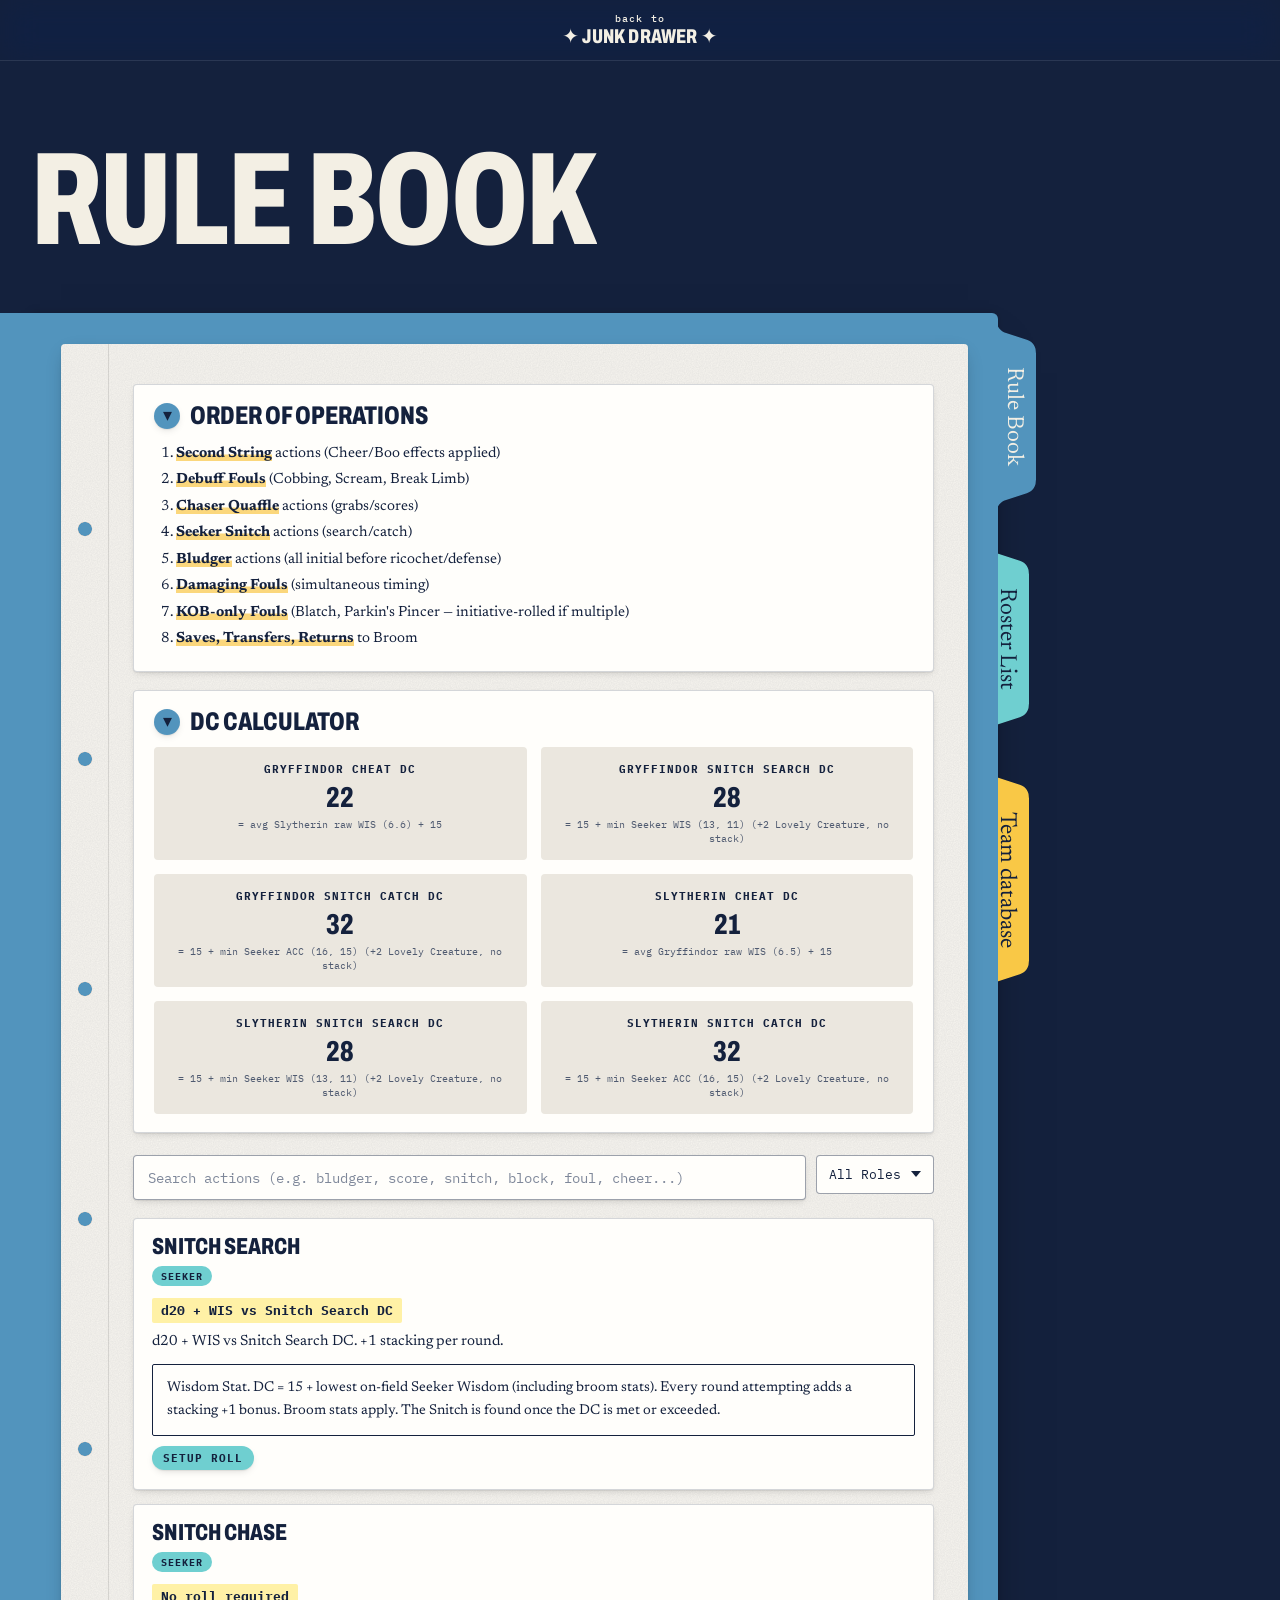
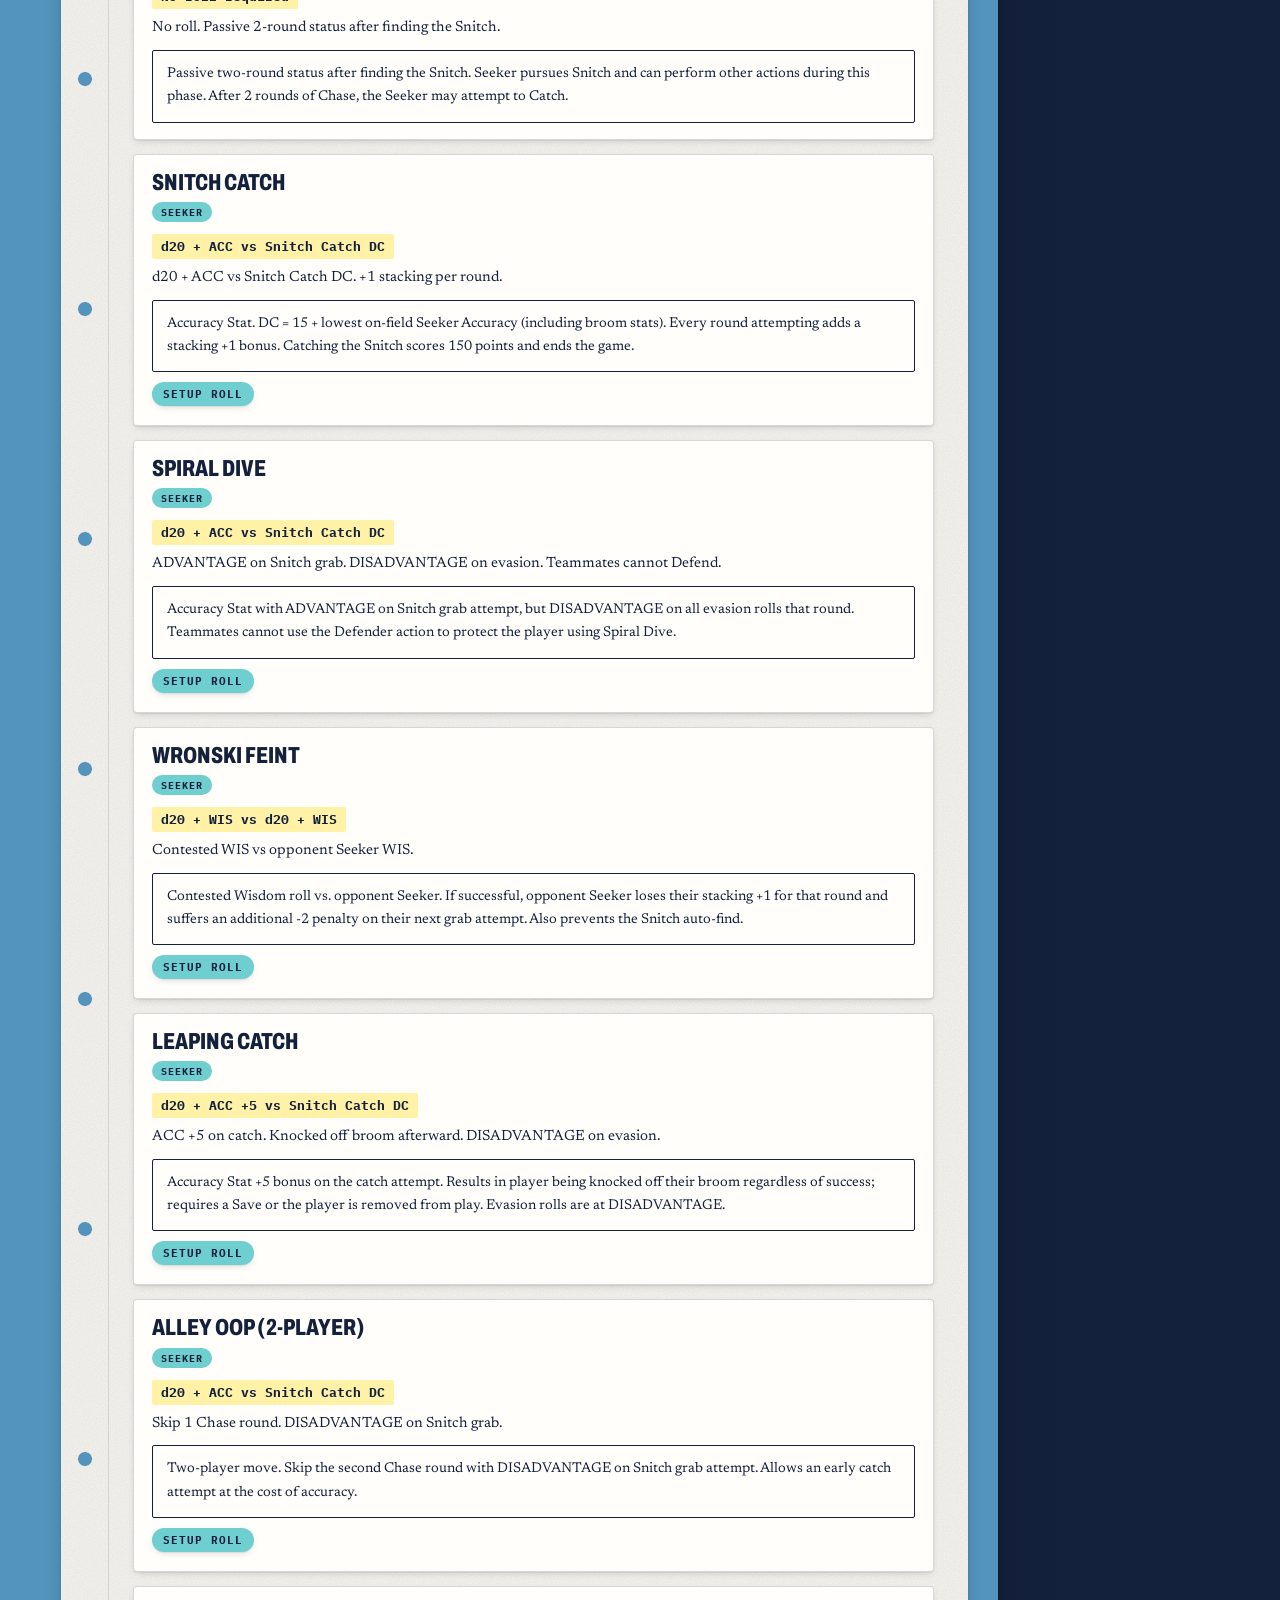
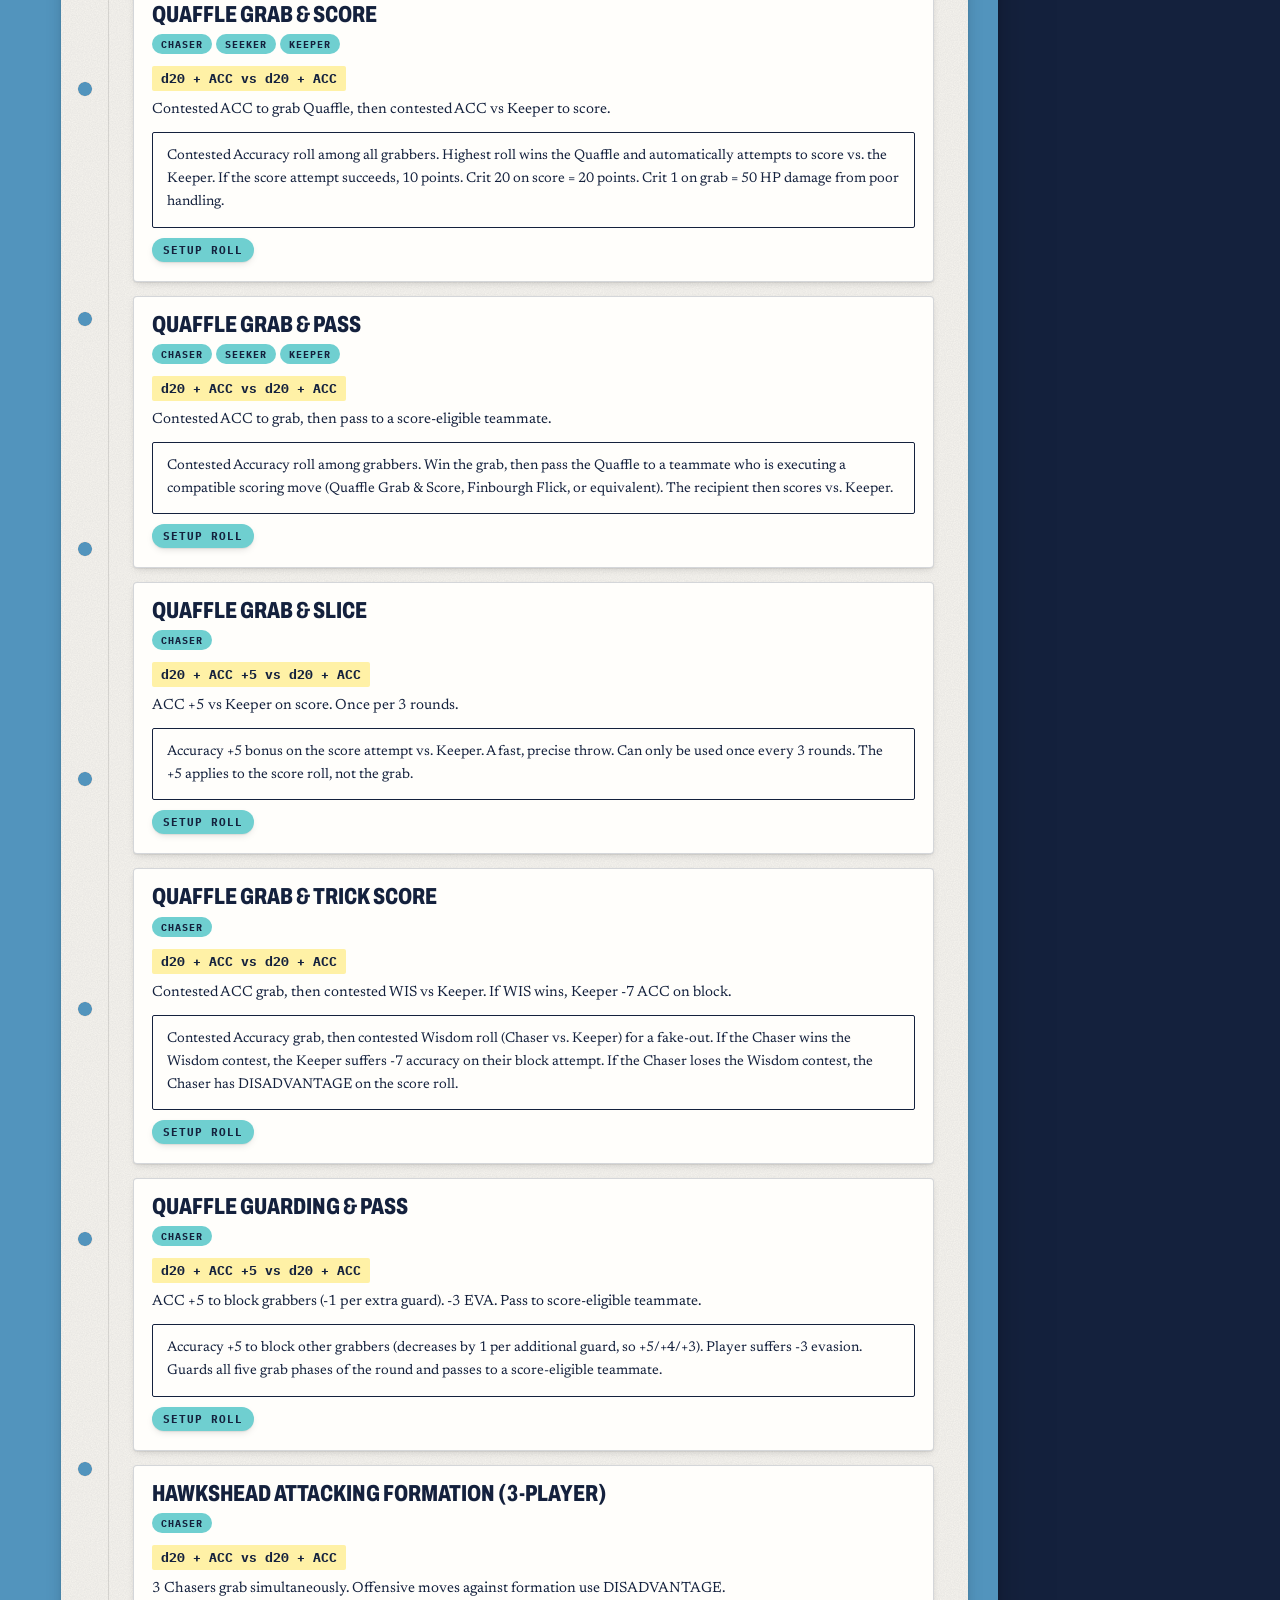
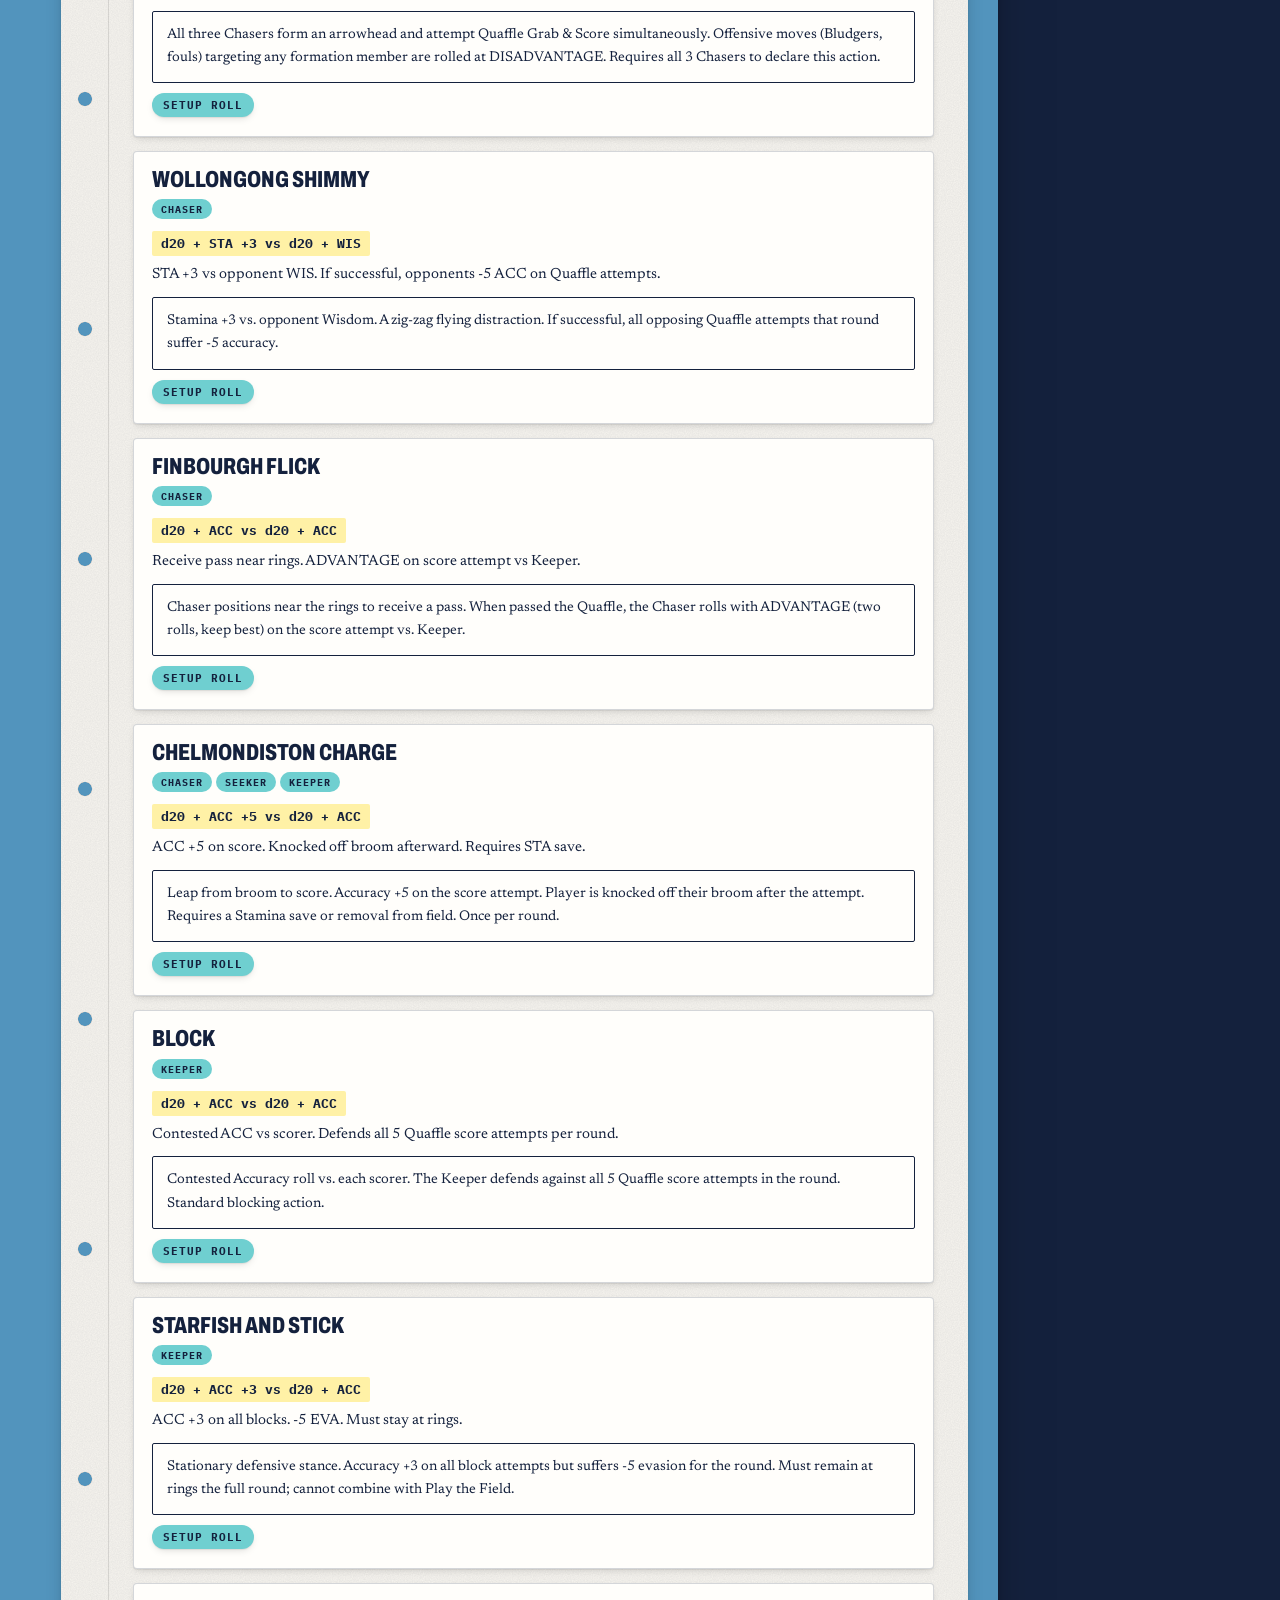
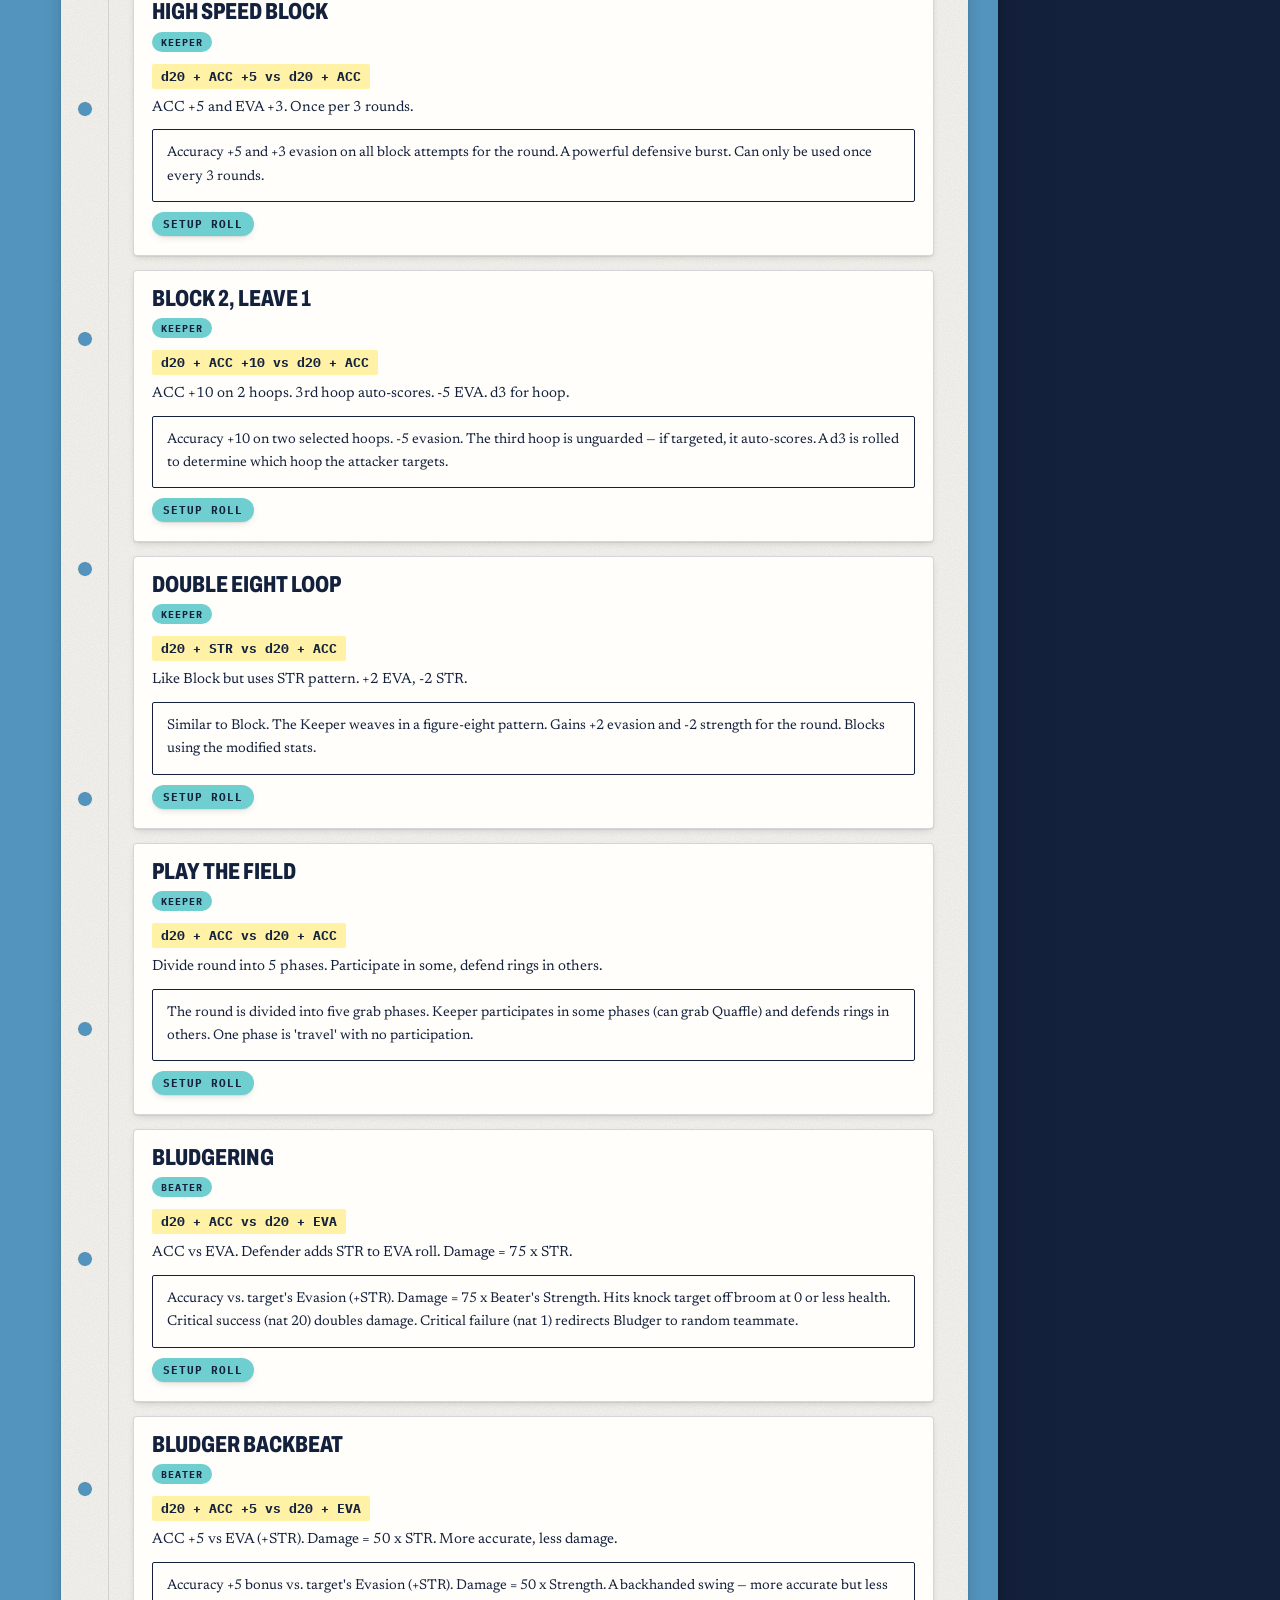
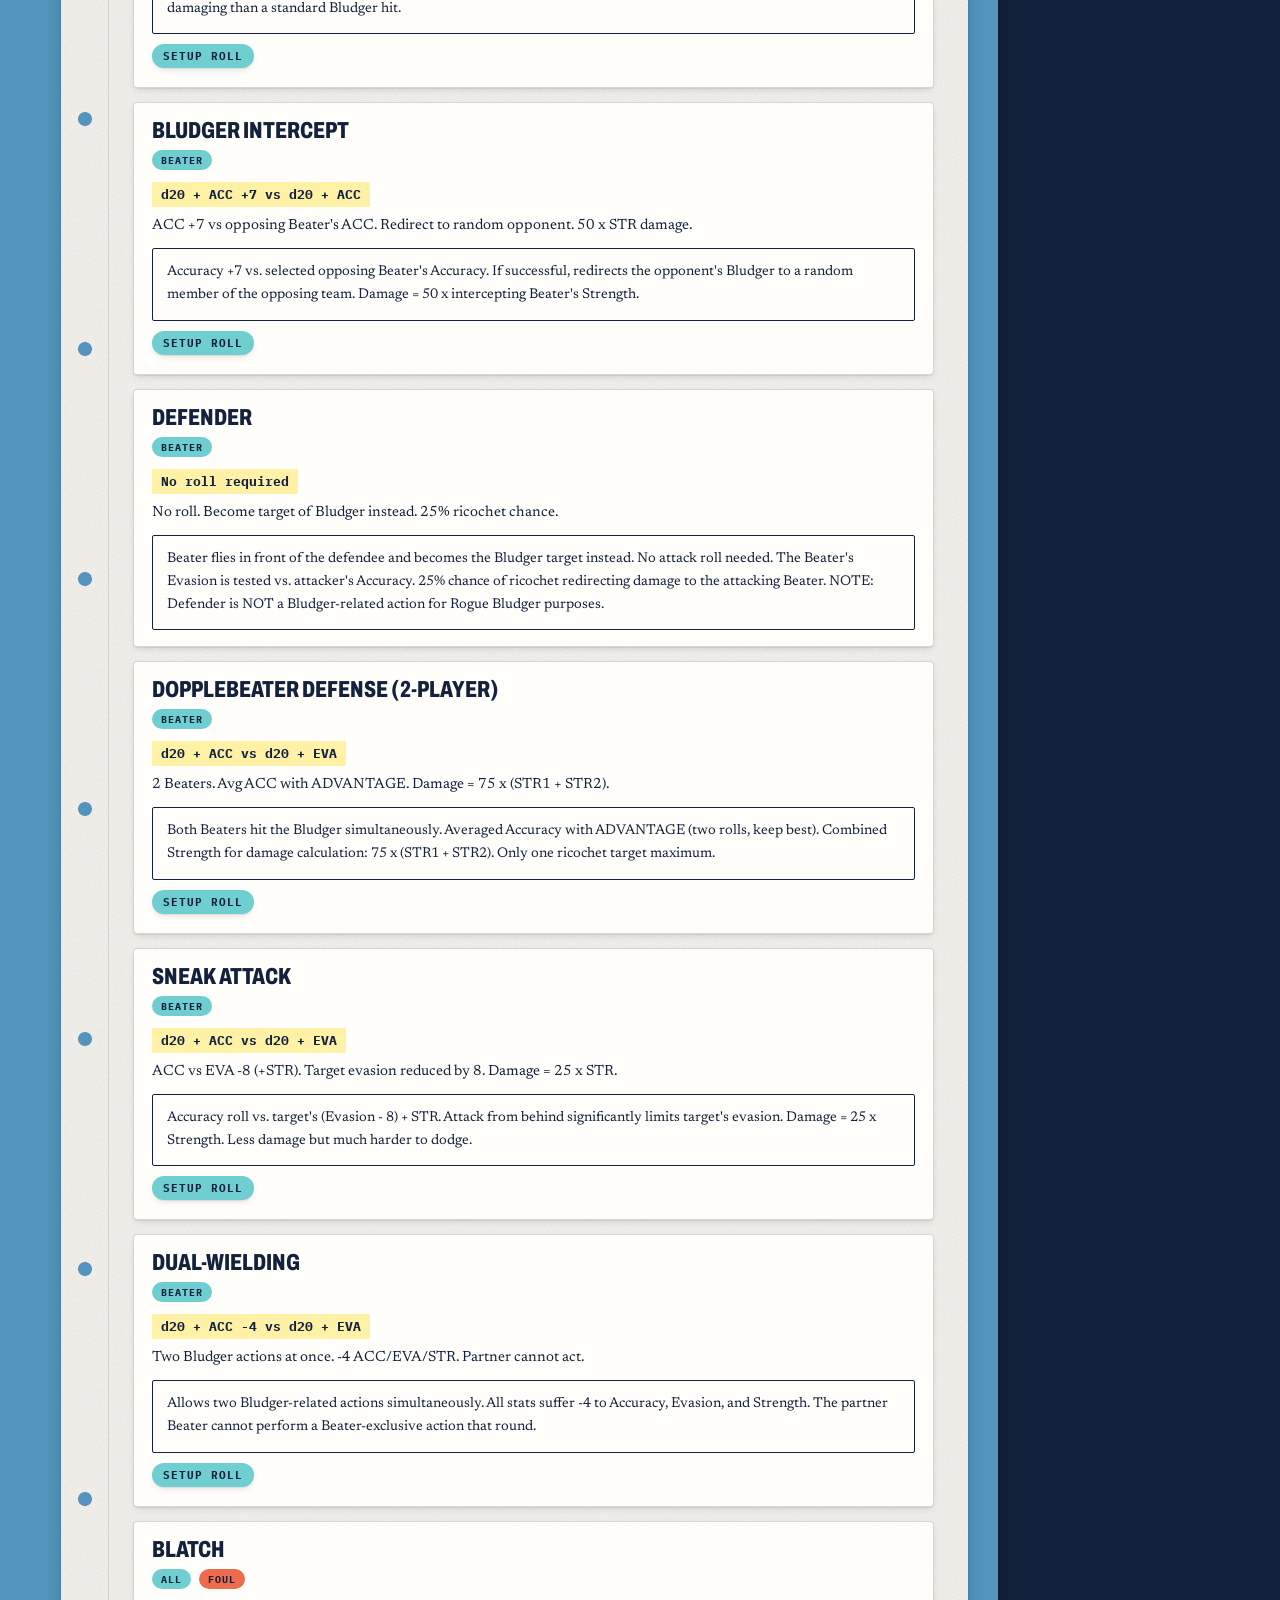
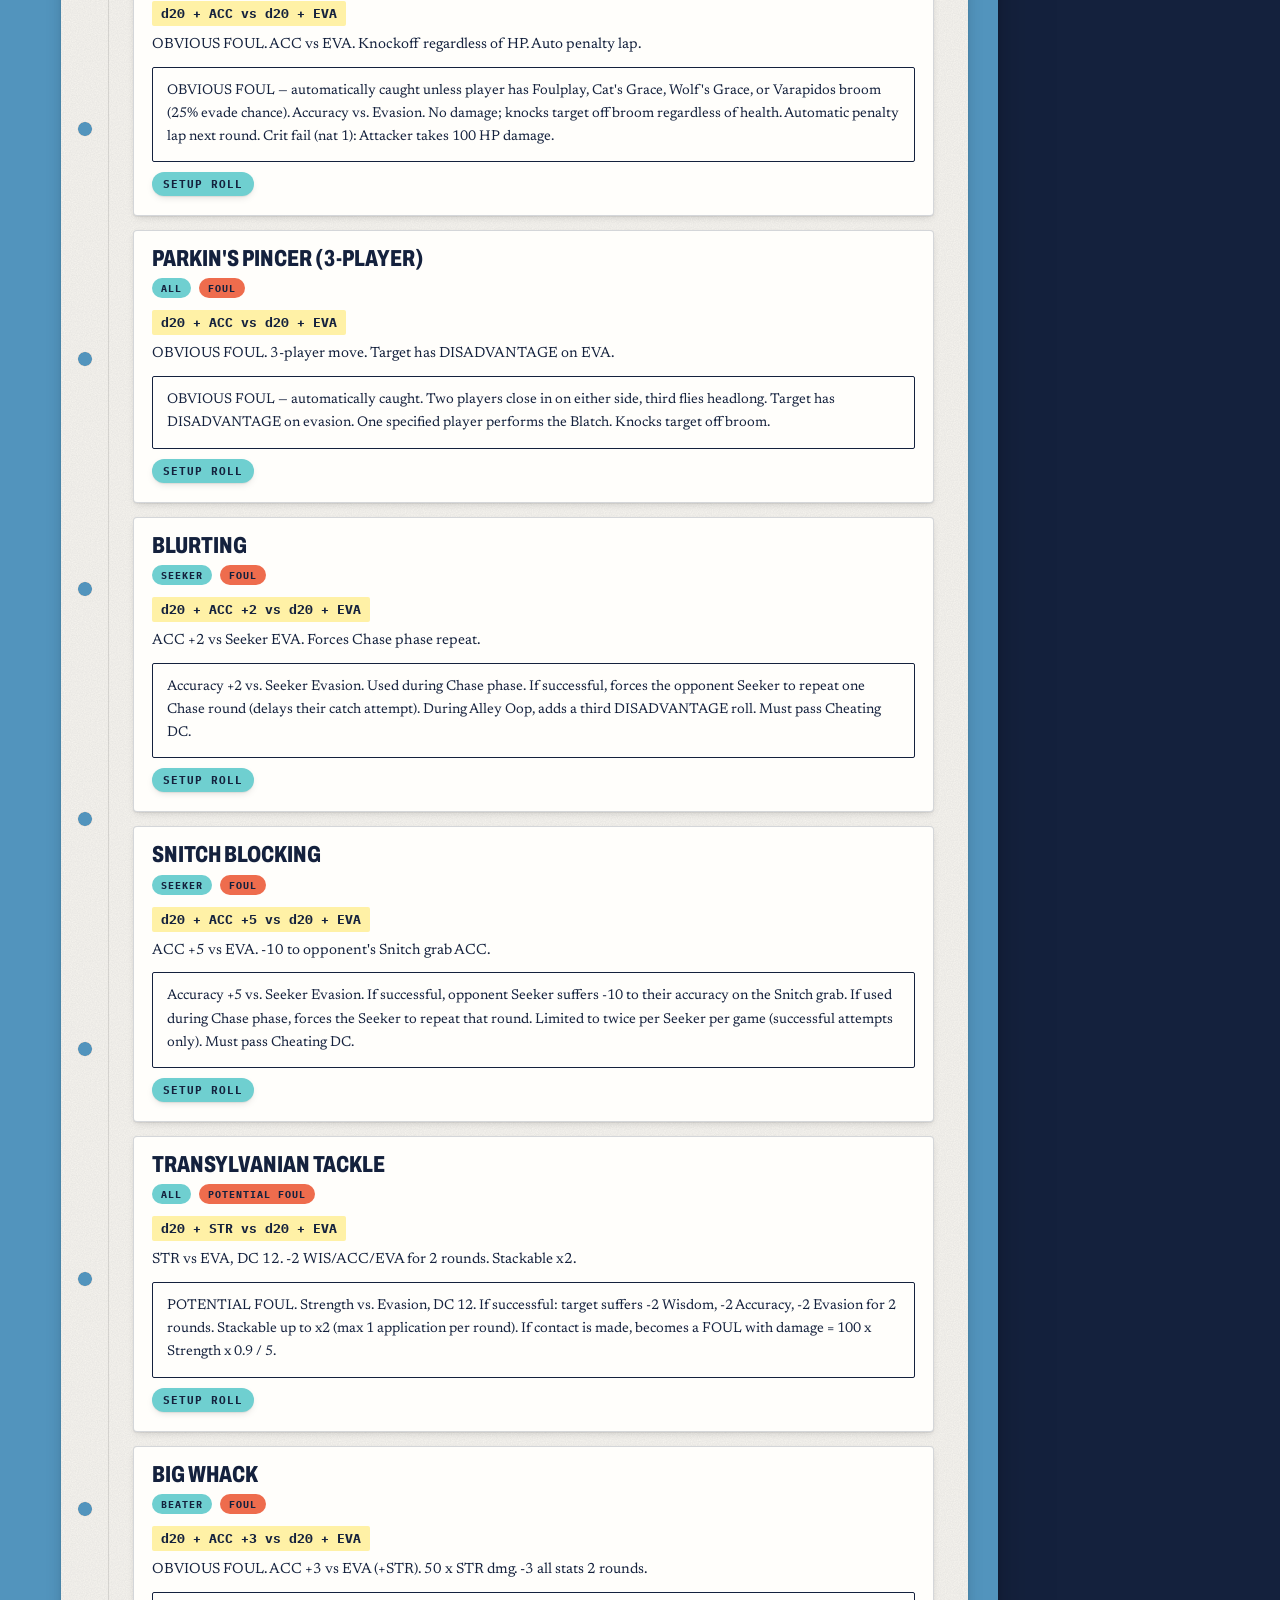
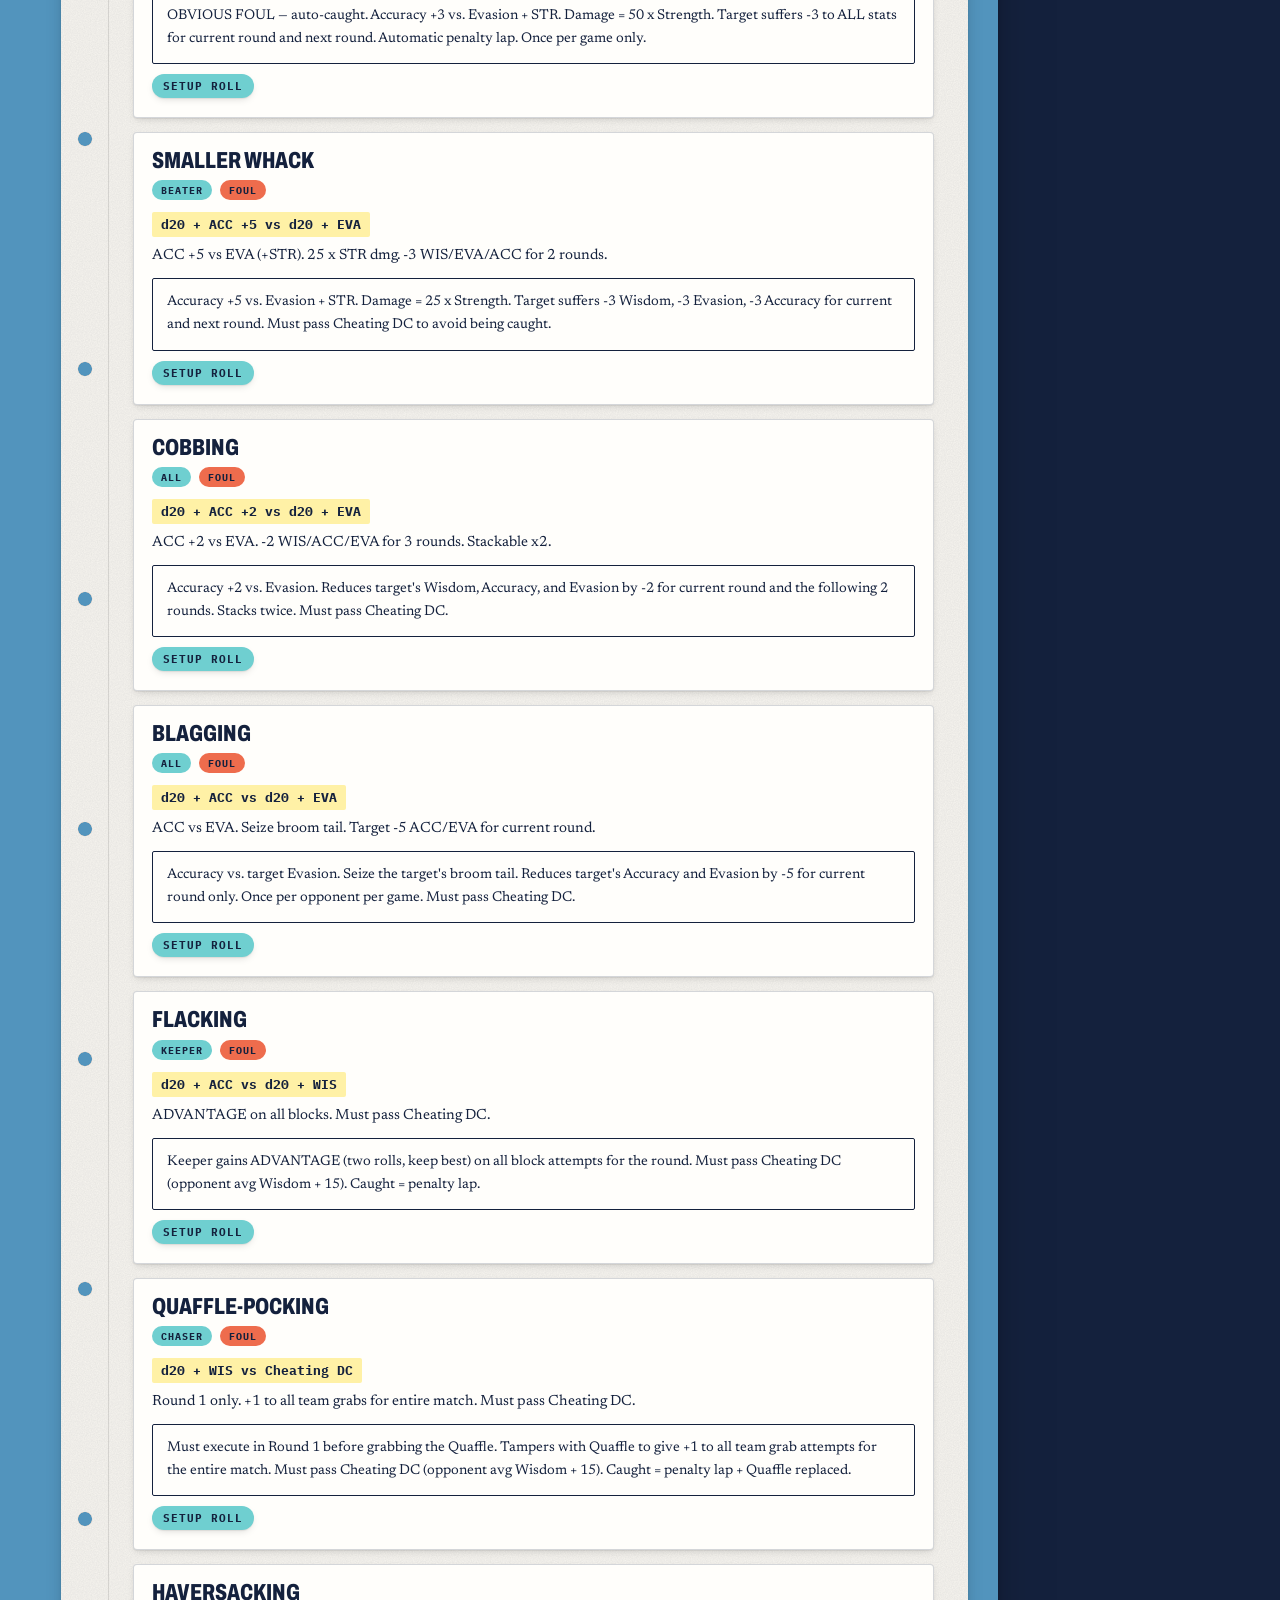
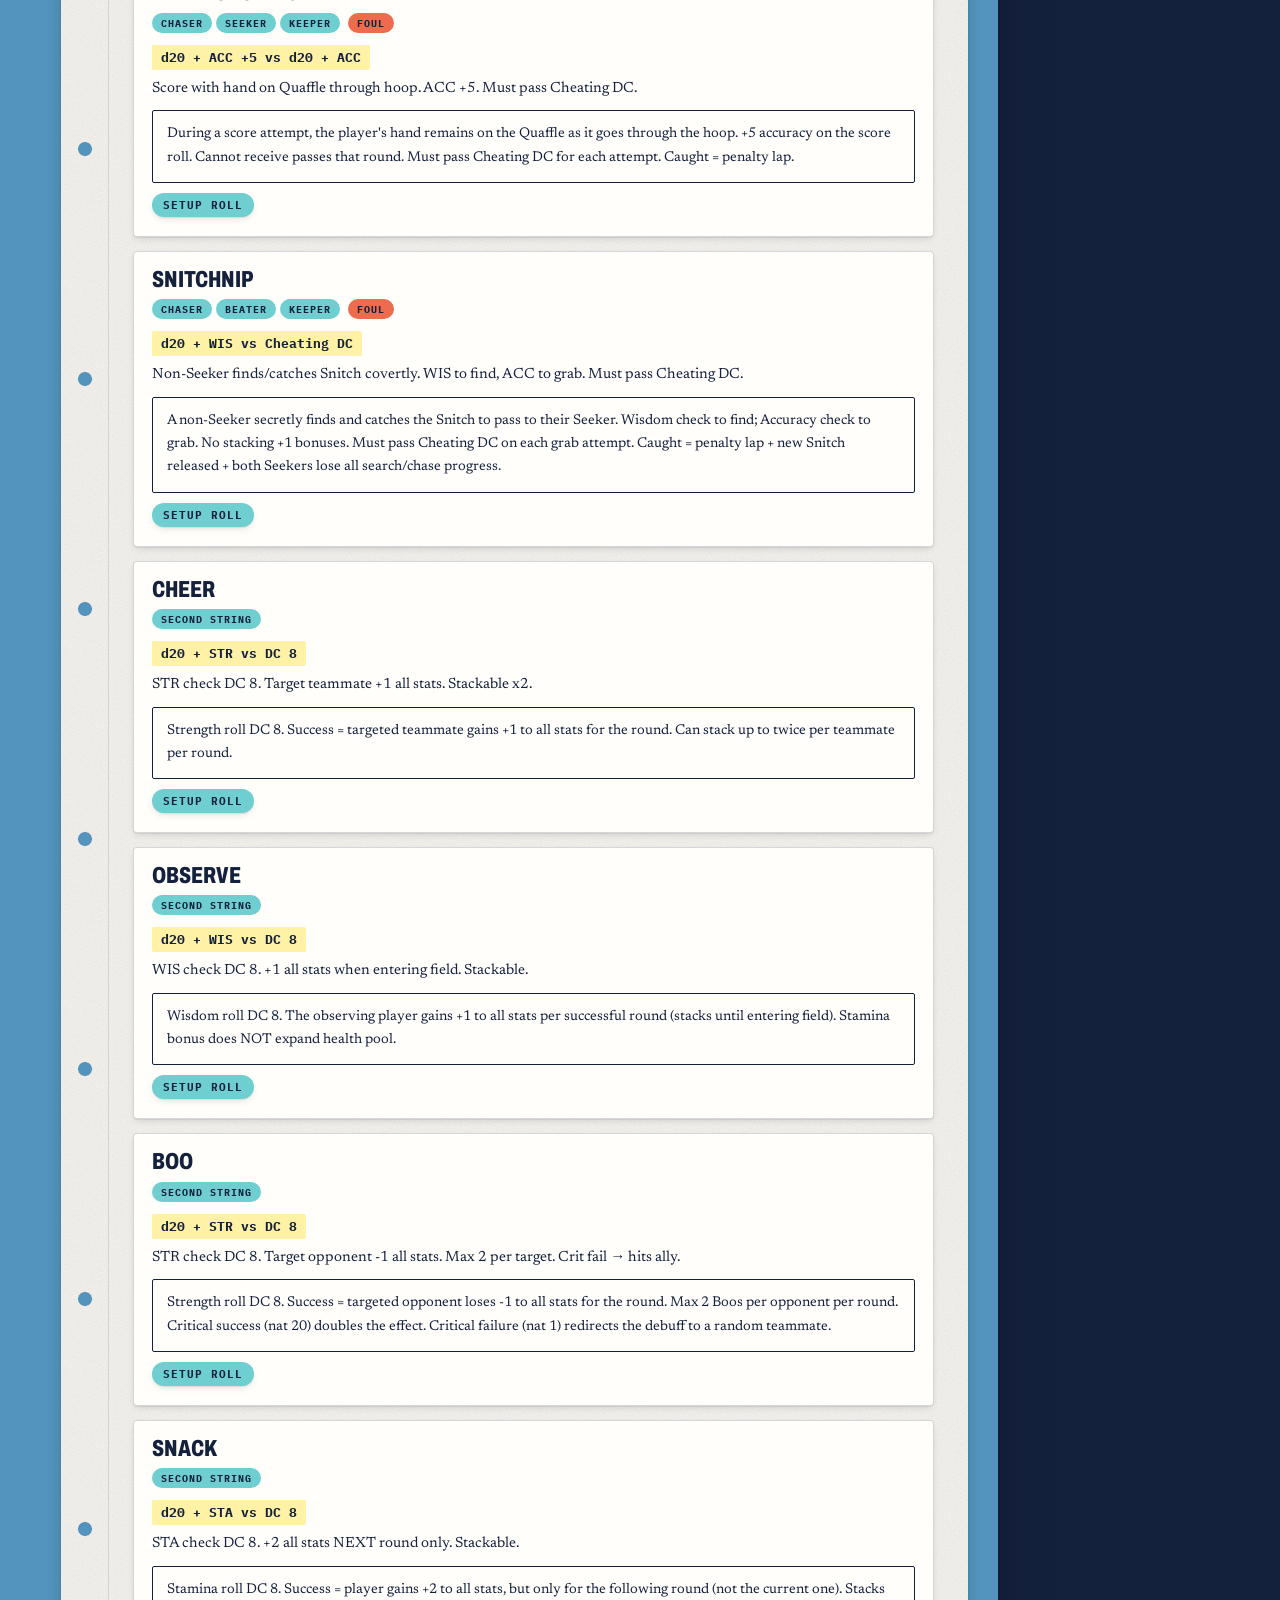
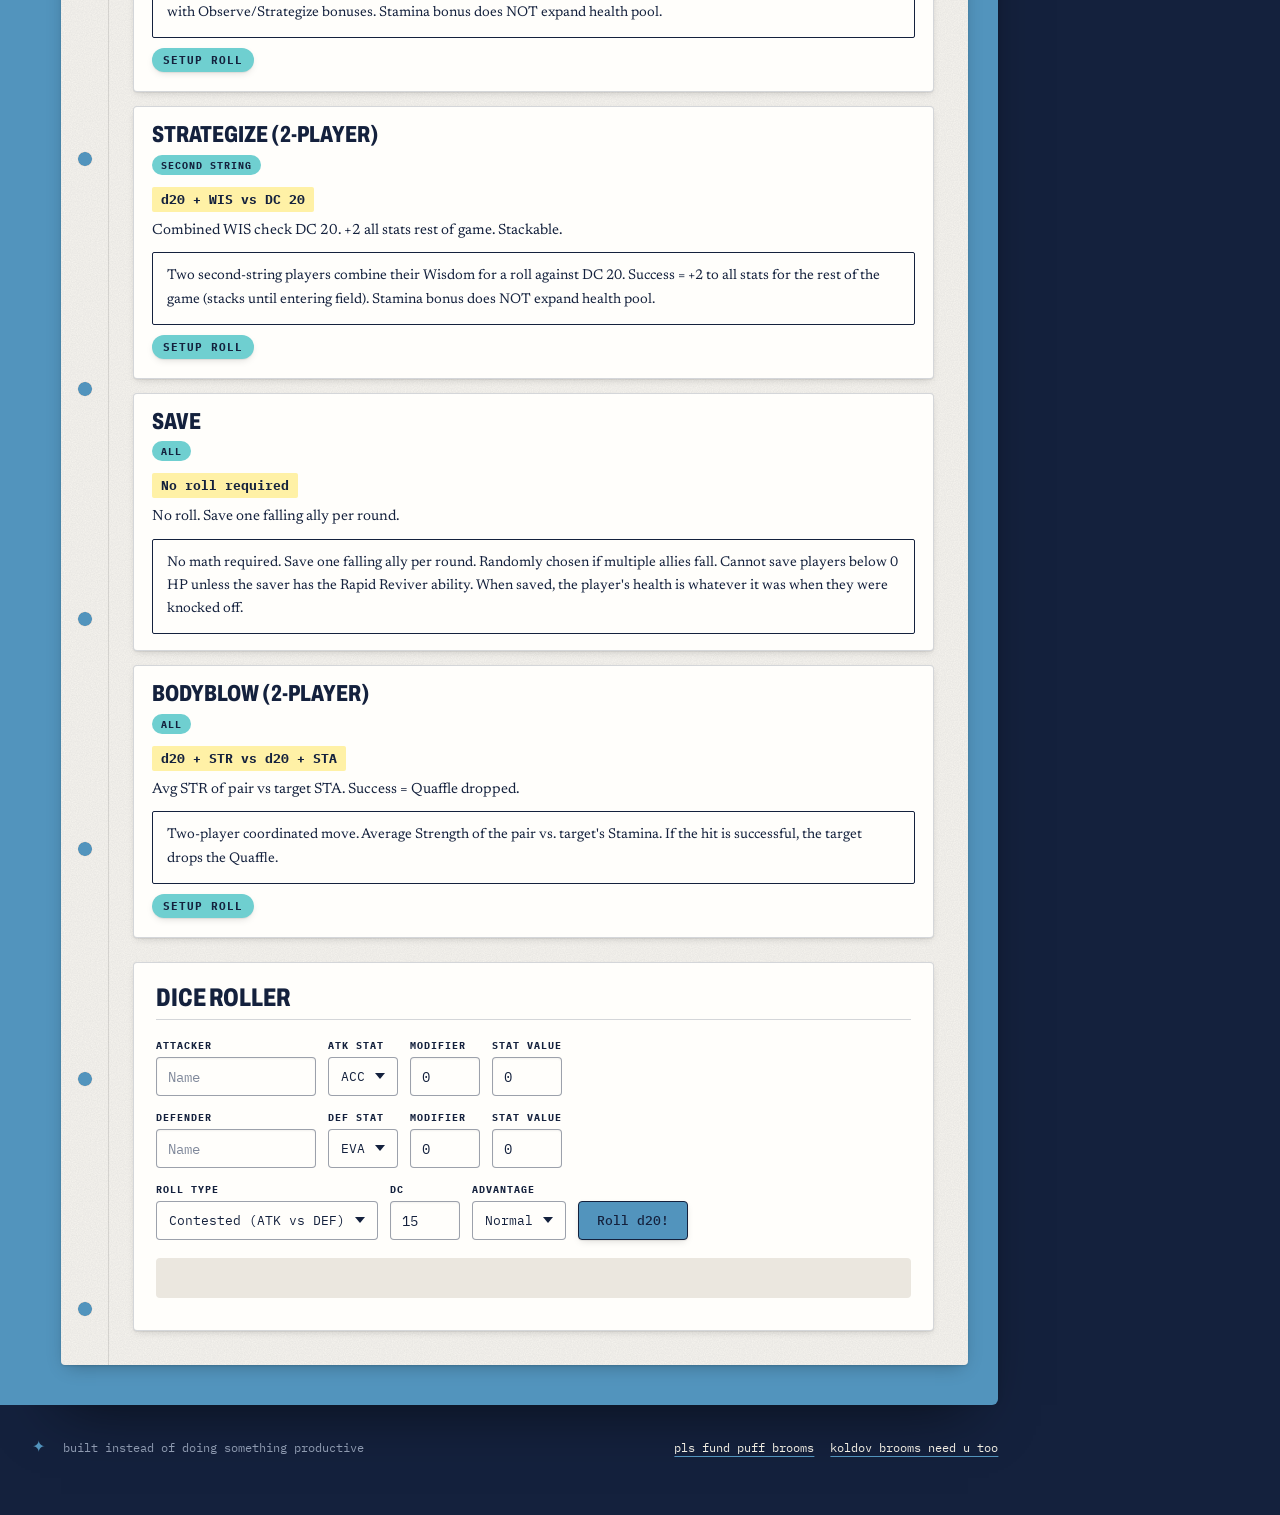
<file: quidmodding/index.html>
<!DOCTYPE html>
<html lang="en">
<head>
<meta charset="UTF-8">
<meta name="viewport" content="width=device-width, initial-scale=1.0">
<title>Rule Book</title>
<link rel="icon" href="../favicon.svg?v=5" type="image/svg+xml">
<link rel="preconnect" href="https://fonts.googleapis.com">
<link rel="preconnect" href="https://fonts.gstatic.com" crossorigin>
<link href="https://fonts.googleapis.com/css2?family=Archivo:wdth,wght@62..125,400..900&family=IBM+Plex+Mono:wght@400;500&family=Newsreader:ital,opsz,wght@0,6..72,400..600;1,6..72,400&display=swap" rel="stylesheet">
<link rel="stylesheet" href="../neo.css?v=traverse-10">
<script src="../neo-transition.js?v=traverse-10"></script>
<script src="../neo-motion.js?v=traverse-10"></script>
<style>
/* page-specific — shared chrome lives in ../neo.css
   (page-level dropdowns get upgraded by ../neo-select.js) */

/* group the reference panels so they read as one zone, not four */
.ref-panel { background: var(--card); }
.search-row { margin-top: 22px; }

/* the database is wider than the 780px page, so it scrolls inside itself */
.table-wrap { max-width: 100%; }

/* INTERACTIVE — the heading toggles the panel, so the disclosure
   marker is drawn as a real little button rather than a bare glyph */
.collapse-toggle { cursor: pointer; user-select: none; display: flex; align-items: center; gap: 10px; }
.collapse-toggle::before {
  content: '\25B8'; flex: none;
  display: grid; place-items: center;
  width: 26px; height: 26px; font-size: 0.8em;
  background: var(--yellow); border: 1px solid var(--rule);
  box-shadow: var(--lift-sm);
  transition: transform var(--quick) var(--ease), box-shadow var(--quick) var(--ease);
}
.collapse-toggle.open::before { content: '\25BE'; }
.collapse-toggle:hover::before { background: var(--pink); transform: translateY(-2px); box-shadow: var(--lift); }
.collapse-body { display: none; }
.collapse-body.open { display: block; }

/* search row */
.search-row { display: flex; gap: 10px; margin-bottom: 18px; flex-wrap: wrap; }
.search-row input { flex: 1; min-width: 200px; font-size: 0.9rem; padding: 12px 14px; box-shadow: var(--shadow-sm); }
.search-row select { padding: 12px 36px 12px 12px; box-shadow: var(--shadow-sm); }

/* action cards */
/* STATIC — a reference entry. The quick-roll chips inside it are the controls. */
.action-card {
  background: var(--card); border: 1px solid var(--rule);
  padding: 16px 18px; margin-bottom: 14px;
}
.action-card h3 {
  font-family: var(--font-display); font-weight: 800; font-stretch: 72%; font-size: 1.15rem;
  text-transform: uppercase; letter-spacing: 0; margin-bottom: 8px;
}
.role-tag {
  display: inline-block; background: var(--cyan);
  border: 1px solid var(--rule); padding: 2px 8px; margin: 0 4px 4px 0;
  font-family: var(--font-mono); font-weight: 700; font-size: 0.65rem;
  text-transform: uppercase; letter-spacing: 1px; color: var(--black);
}
.foul-tag { background: var(--red); }
.stat-info {
  font-family: var(--font-mono); font-weight: 700; font-size: 0.8rem;
  background: var(--yellow); border: 1px solid var(--rule);
  display: inline-block; padding: 3px 8px; margin: 8px 0;
}
.desc-short { font-size: 0.92rem; line-height: 1.55; color: var(--black); }
.desc-full {
  font-size: 0.88rem; line-height: 1.65; margin-top: 10px; padding: 12px 14px;
  background: transparent; border: 1px solid var(--black); border-radius: 2px;
  white-space: pre-wrap;   /* a hairline form-field box, no fill, no side bar */
}
.quick-roll {
  display: inline-block; background: var(--cyan);
  border: 1px solid var(--rule); box-shadow: var(--lift-sm);
  padding: 4px 10px; margin: 10px 4px 3px 0; cursor: pointer;   /* 10px: the same gap the rule box keeps from the text above */
  font-family: var(--font-mono); font-weight: 700; font-size: 0.68rem;
  text-transform: uppercase; letter-spacing: 1px;
  transition: transform var(--quick) var(--ease), box-shadow var(--quick) var(--ease);
}
/* hover: ink fill, light text, same as the database's Reset button */
.quick-roll:hover { background: var(--black); color: var(--card); transform: translateY(-2px); box-shadow: var(--lift); }

/* dice roller */
#roll-panel {
  background: var(--card); border: 1px solid var(--rule); padding: 22px; margin-top: 24px;
}
#roll-panel h2 {
  font-family: var(--font-display); font-weight: 800; font-stretch: 72%; font-size: 1.3rem;
  text-transform: uppercase; letter-spacing: 0; margin-bottom: 18px;
  border-bottom: 1px solid var(--rule); padding-bottom: 8px;
}
.roll-row { display: flex; gap: 12px; align-items: end; flex-wrap: wrap; margin-bottom: 14px; }
.roll-group { display: flex; flex-direction: column; gap: 5px; }
.roll-group label {
  font-family: var(--font-mono); font-weight: 700; font-size: 0.65rem;
  text-transform: uppercase; letter-spacing: 1px;
}
.roll-group input, .roll-group select { width: 160px; }
.roll-btn { background: var(--pink); }
.roll-btn:hover { background: var(--yellow); }
#roll-result {
  margin-top: 18px; padding: 16px; font-size: 0.95rem; min-height: 40px;
  background: var(--bg); border: 1px solid var(--rule);
}
#roll-result .crit { color: var(--green); font-weight: 700; text-transform: uppercase; }
#roll-result .fail { color: var(--red-bright); font-weight: 700; text-transform: uppercase; }
#roll-result .success { font-weight: 700; }
#roll-history { font-family: var(--font-mono); }

/* reference panels */
.ref-panel {
  background: var(--card); border: 1px solid var(--rule); padding: 18px 20px; margin-bottom: 18px;
}
.ref-panel h3 {
  font-family: var(--font-display); font-weight: 800; font-stretch: 72%; font-size: 1.1rem;
  text-transform: uppercase; letter-spacing: 0; margin-bottom: 12px;
}
.ref-panel ol, .ref-panel ul { padding-left: 22px; font-size: 0.92rem; line-height: 1.8; }
.ref-panel li b { background: var(--yellow); padding: 0 4px; }

/* DC calculator */
.dc-calc { display: grid; grid-template-columns: repeat(auto-fit, minmax(260px, 1fr)); gap: 14px; }
.dc-box {
  background: var(--bg); border: 1px solid var(--rule); padding: 14px; text-align: center;
}
.dc-box .dc-label {
  font-family: var(--font-mono); font-weight: 700; font-size: 0.68rem;
  text-transform: uppercase; letter-spacing: 1px; margin-bottom: 6px;
}
.dc-box .dc-value {
  font-family: var(--font-display); font-weight: 800; font-stretch: 72%; font-size: 1.8rem;
  letter-spacing: 0;
}
.dc-box .dc-formula { font-family: var(--font-mono); font-size: 0.65rem; color: var(--ink-dim); margin-top: 4px; }
.dc-box select, .dc-box input { margin-top: 8px; font-size: 0.75rem; width: auto; padding: 5px 7px; }

/* player cards */
.player-card {
  background: var(--card); border: 1px solid var(--rule); padding: 20px; margin-bottom: 16px;
}
.player-card .player-header {
  display: flex; justify-content: space-between; align-items: center;
  margin-bottom: 14px; flex-wrap: wrap; gap: 8px;
  border-bottom: 1px solid var(--rule); padding-bottom: 10px;
}
.player-card .player-header h3 {
  font-family: var(--font-display); font-weight: 800; font-stretch: 72%; font-size: 1.2rem;
  text-transform: uppercase; letter-spacing: 0;
}
.player-card .player-header .meta { font-family: var(--font-mono); font-size: 0.72rem; text-transform: uppercase; }
.stat-grid { display: grid; grid-template-columns: repeat(6, 1fr); gap: 8px; margin-bottom: 14px; }
.stat-box { background: var(--yellow); border: 1px solid var(--rule); padding: 8px; text-align: center; }
.stat-box .stat-label { font-family: var(--font-mono); font-weight: 700; font-size: 0.62rem; text-transform: uppercase; }
.stat-box .stat-val { font-family: var(--font-display); font-weight: 800; font-stretch: 72%; font-size: 1.3rem; }
.stat-box .stat-raw { font-family: var(--font-mono); font-size: 0.62rem; color: var(--ink-dim); }
.stat-box .stat-broom { font-family: var(--font-mono); font-size: 0.6rem; line-height: 1.3; }
.beater-grid { display: grid; grid-template-columns: repeat(5, 1fr); gap: 8px; margin-bottom: 14px; }
.beater-box { background: var(--orange); border: 1px solid var(--rule); padding: 8px; text-align: center; }
.beater-box .stat-label { font-family: var(--font-mono); font-weight: 700; font-size: 0.6rem; text-transform: uppercase; }
.beater-box .stat-val { font-family: var(--font-display); font-weight: 800; font-stretch: 72%; font-size: 1.1rem; }
.ability-list { display: flex; flex-wrap: wrap; gap: 6px; }
.ability-tag {
  background: var(--cyan); border: 1px solid var(--rule); padding: 3px 9px;
  font-family: var(--font-mono); font-size: 0.7rem; font-weight: 700;
}
.hp-bar { display: flex; align-items: center; gap: 8px; margin-bottom: 12px; font-family: var(--font-mono); font-size: 0.78rem; }
.hp-bar strong { background: var(--red); border: 1px solid var(--rule); padding: 1px 7px; }
.broom-select-row {
  display: flex; gap: 8px; align-items: center; margin-bottom: 12px;
  flex-wrap: wrap; font-family: var(--font-mono); font-size: 0.75rem;
}
.broom-select-row select { padding: 5px 26px 5px 8px; font-size: 0.7rem; background-position: calc(100% - 15px) calc(50% + 1px), calc(100% - 9px) calc(50% + 1px); background-size: 6px 6px, 6px 6px; }
.broom-select-row .broom-bonus { font-weight: 700; background: var(--good); border: 1px solid var(--rule); padding: 2px 7px; }

/* database */
#db-panel .db-controls {
  display: flex; gap: 12px 18px; margin-bottom: 16px;
  flex-wrap: wrap; align-items: center; justify-content: space-between;
}
#db-panel .db-group { display: flex; gap: 8px; align-items: center; flex-wrap: wrap; }
#db-panel .db-group-label {
  font-family: var(--font-mono); font-weight: 700; font-size: 0.65rem;
  letter-spacing: 2px; text-transform: uppercase; color: var(--ink-dim);
}
#db-panel .btn-danger { background: var(--red); }
#db-panel .btn-danger:hover { background: var(--black); color: var(--card); }
#db-panel .db-controls select { padding: 9px 34px 9px 13px; font-size: 0.75rem; letter-spacing: 0.5px; }
#db-panel .db-controls button {
  padding: 9px 13px; font-size: 0.75rem; font-family: var(--font-mono); font-weight: 700;
  text-transform: uppercase; letter-spacing: 0.5px;
}
.table-wrap {
  overflow: auto; max-height: 75vh; background: var(--card);
  border: 1px solid var(--rule); position: relative;
}
#db-table { width: max-content; min-width: 100%; border-collapse: collapse; font-family: var(--font-mono); font-size: 0.75rem; }
#db-table th {
  background: var(--yellow); padding: 10px 8px; text-align: left;
  font-size: 0.65rem; font-weight: 700; letter-spacing: 1px; text-transform: uppercase;
  color: var(--black); position: sticky; top: 0; z-index: 2;
  border-bottom: 1px solid var(--rule);
  white-space: nowrap; overflow: hidden; min-width: 60px;
}
#db-table th.resizable { position: relative; }
#db-table th .col-resizer {
  position: absolute; right: 0; top: 0; bottom: 0; width: 5px;
  cursor: col-resize; background: transparent; z-index: 3;
}
#db-table th .col-resizer:hover, #db-table th .col-resizer.active { background: var(--black); }
#db-table td { padding: 5px 8px; border-bottom: 1px solid var(--rule); white-space: nowrap; }
#db-table td input {
  width: 100%; background: transparent; border: 2px solid transparent;
  padding: 3px 4px; font-size: 0.75rem; box-shadow: none;
}
#db-table td input:focus { border-color: var(--black); background: var(--yellow); box-shadow: none; }
#db-table td select { font-size: 0.65rem; padding: 3px 22px 3px 5px; border-width: 2px; background-position: calc(100% - 13px) calc(50% + 1px), calc(100% - 8px) calc(50% + 1px); background-size: 5px 5px, 5px 5px; }
.del-btn {
  background: var(--red) !important; border: 1px solid var(--rule) !important;
  color: var(--black) !important; padding: 4px 9px !important;
  font-size: 0.68rem; box-shadow: var(--lift);
}

/* ---- filing-cabinet pass: cards are index cards, chips are pills ---- */
.action-card, #roll-panel, .ref-panel, .player-card, .table-wrap { border-radius: var(--radius); box-shadow: var(--lift-sm); }
.dc-box, #roll-result, .stat-box, .beater-box { border-radius: var(--radius); border-color: transparent; }
.stat-box { background: #fff1a6; }
.beater-box { background: #ffe0c2; }
.role-tag, .ability-tag, .quick-roll, .hp-bar strong, .broom-select-row .broom-bonus { border-radius: 999px; border-color: transparent; }
.stat-info { border-radius: 2px; border-color: transparent; background: #fff1a6; }
.ref-panel li b { background: none; padding: 0; box-shadow: inset 0 -0.45em 0 color-mix(in srgb, var(--yellow) 70%, transparent); }
.ref-panel h3, #roll-panel h2 { font-size: 1.6rem; line-height: 1; }
.action-card h3, .player-card .player-header h3 { font-size: 1.45rem; line-height: 1; }
.collapse-toggle::before { border-radius: 50%; background: var(--folder); border: none; font-size: 0.7em; }
.collapse-toggle:hover::before { background: var(--folder); }
.roll-btn:hover { background: var(--folder); }
#db-table th { background: var(--bg); border-bottom-color: var(--rule-strong); }
#db-table td input:focus { background: #fffdf0; }
.del-btn { box-shadow: none; border-radius: 3px !important; }

@media (max-width: 600px) {
  .stat-grid { grid-template-columns: repeat(3, 1fr); }
  .beater-grid { grid-template-columns: repeat(3, 1fr); }
  #roll-panel { padding: 16px; }
  .roll-row { flex-direction: column; align-items: stretch; gap: 10px; }
  .roll-group { width: 100%; }
  .roll-group input, .roll-group select { width: 100% !important; }
  .roll-btn { width: 100%; }
}

</style>
</head>
<body class="f-pink">
<header class="topbar">
  <a class="topbar-home" href="../" aria-label="Junk Drawer home">✦ Junk Drawer ✦</a>
</header>
<div class="frame">
  <div class="masthead">
    <h1>Rule Book</h1>
    </div>

  <div class="page" data-tab="Rule Book">
  <div class="sheet" data-tab="Rule Book">

    <div class="tabs" role="tablist">
      <button class="tab active" id="toc-action" data-c="pink" style="--c: var(--pink)" onclick="showPanel('action', this)">Actions &amp; rules</button>
      <button class="tab" id="toc-player" data-home-label="Roster List" data-c="cyan" style="--c: var(--cyan)" onclick="showPanel('player', this)">Player roster</button>
      <button class="tab" id="toc-db" data-c="yellow" style="--c: var(--yellow)" onclick="showPanel('db', this)">Team database</button>
    </div>


<!-- ===== ACTIONS TAB ===== -->
<div id="action-panel">
  <!-- Order of Operations -->
  <div class="ref-panel">
    <h3 class="collapse-toggle open" onclick="toggleCollapse(this)">Order of Operations</h3>
    <div class="collapse-body open">
      <ol>
        <li><b>Second String</b> actions (Cheer/Boo effects applied)</li>
        <li><b>Debuff Fouls</b> (Cobbing, Scream, Break Limb)</li>
        <li><b>Chaser Quaffle</b> actions (grabs/scores)</li>
        <li><b>Seeker Snitch</b> actions (search/catch)</li>
        <li><b>Bludger</b> actions (all initial before ricochet/defense)</li>
        <li><b>Damaging Fouls</b> (simultaneous timing)</li>
        <li><b>KOB-only Fouls</b> (Blatch, Parkin's Pincer — initiative-rolled if multiple)</li>
        <li><b>Saves, Transfers, Returns</b> to Broom</li>
      </ol>
    </div>
  </div>

  <!-- DC Calculator -->
  <div class="ref-panel">
    <h3 class="collapse-toggle open" onclick="toggleCollapse(this)">DC Calculator</h3>
    <div class="collapse-body open">
      <div class="dc-calc" id="dc-calc"></div>
    </div>
  </div>

  <!-- Action Search -->
  <div class="search-row">
    <input type="text" id="action-search" placeholder="Search actions (e.g. bludger, score, snitch, block, foul, cheer...)" oninput="filterActions()">
    <select id="action-role-filter" onchange="filterActions()">
      <option value="">All Roles</option>
      <option value="SEEKER">Seeker</option><option value="CHASER">Chaser</option>
      <option value="KEEPER">Keeper</option><option value="BEATER">Beater</option>
      <option value="SECOND STRING">2nd String</option><option value="ALL">Universal</option>
    </select>
  </div>
  <div id="action-list"></div>

  <!-- Dice Roller -->
  <div id="roll-panel">
    <h2>Dice Roller</h2>
    <div class="roll-row">
      <div class="roll-group"><label>Attacker</label><input type="text" id="atk-name" placeholder="Name" oninput="autoFillStat('atk')"></div>
      <div class="roll-group"><label>ATK Stat</label><select id="atk-stat-type" onchange="autoFillStat('atk')"><option>ACC</option><option>EVA</option><option>STR</option><option>WIS</option><option>ARC</option><option>STA</option></select></div>
      <div class="roll-group"><label>Modifier</label><input type="number" id="atk-mod" value="0" style="width:70px"></div>
      <div class="roll-group"><label>Stat Value</label><input type="number" id="atk-val" value="0" style="width:70px"></div>
    </div>
    <div class="roll-row">
      <div class="roll-group"><label>Defender</label><input type="text" id="def-name" placeholder="Name" oninput="autoFillStat('def')"></div>
      <div class="roll-group"><label>DEF Stat</label><select id="def-stat-type" onchange="autoFillStat('def')"><option>EVA</option><option>ACC</option><option>STR</option><option>WIS</option><option>ARC</option><option>STA</option></select></div>
      <div class="roll-group"><label>Modifier</label><input type="number" id="def-mod" value="0" style="width:70px"></div>
      <div class="roll-group"><label>Stat Value</label><input type="number" id="def-val" value="0" style="width:70px"></div>
    </div>
    <div class="roll-row" style="margin-top:6px;">
      <div class="roll-group"><label>Roll Type</label><select id="roll-type"><option value="contested">Contested (ATK vs DEF)</option><option value="dc">vs DC</option></select></div>
      <div class="roll-group"><label>DC</label><input type="number" id="dc-val" value="15" style="width:70px"></div>
      <div class="roll-group"><label>Advantage</label><select id="adv-type" style="width:130px"><option value="normal">Normal</option><option value="adv-atk">Advantage (ATK)</option><option value="dis-atk">Disadvantage (ATK)</option><option value="adv-def">Advantage (DEF)</option><option value="dis-def">Disadvantage (DEF)</option></select></div>
      <button class="roll-btn" onclick="doRoll()">Roll d20!</button>
    </div>
    <div id="roll-result"></div>
    <div id="roll-history" style="margin-top:10px;font-size:0.8rem;color:var(--dim);max-height:150px;overflow-y:auto;"></div>
  </div>
</div>

<!-- ===== PLAYERS TAB ===== -->
<div id="player-panel" class="hidden">
  <div class="search-row">
    <input type="text" id="player-search" placeholder="Search player name..." oninput="filterPlayers()">
    <select id="player-team" onchange="filterPlayers()"><option value="">All Teams</option></select>
  </div>
  <div id="player-list"></div>
</div>

<!-- ===== DATABASE TAB ===== -->
<div id="db-panel" class="hidden">
  <div class="db-controls">
    <div class="db-group">
      <span class="db-group-label">Team</span>
      <select id="db-team" onchange="renderDbTable()"></select>
      <button onclick="addPlayer()">+ Player</button>
      <button onclick="addTeam()">+ Team</button>
    </div>
    <div class="db-group db-group-end">
      <button onclick="exportDb()">Export</button>
      <button onclick="document.getElementById('import-file').click()">Import</button>
      <input type="file" id="import-file" accept=".json" style="display:none" onchange="importDb(event)">
      <button class="btn-danger" onclick="resetDb()">Reset</button>
    </div>
  </div>
  <div class="table-wrap"><table id="db-table"></table></div>
</div>

  </div>
  </div>
</div>
<script src="../neo-select.js"></script>
<script>
// ==================== BROOMS ====================
const BROOMS = {
  "None":         { fixed:{sta:0,eva:0,str:0,wis:0,arc:0,acc:0} },
  "Silver Arrow": { fixed:{sta:3,eva:3,str:3,wis:3,arc:3,acc:3} },
  "Firebolt":     { alloc:4, slots:1, fixed:{sta:0,eva:0,str:0,wis:0,arc:0,acc:0}, desc:"+4 to 1 chosen stat" },
  "Oakshaft 79":  { alloc:4, slots:2, fixed:{sta:0,eva:0,str:0,wis:0,arc:0,acc:0}, desc:"+4 to 2 chosen stats" },
  "Comet 180":    { fixed:{sta:1,eva:1,str:0,wis:0,arc:0,acc:2} },
  "Comet 140":    { fixed:{sta:0,eva:0,str:0,wis:1,arc:0,acc:1} },
  "Varapidos":    { fixed:{sta:3,eva:3,str:3,wis:3,arc:3,acc:3}, note:"25% chance to evade obvious foul detection" },
  "Moontrimmer":  { alloc:3, slots:2, fixed:{sta:0,eva:0,str:0,wis:0,arc:0,acc:0}, desc:"+3 to 2 chosen stats" },
  "Nimbus 1700":  { fixed:{sta:0,eva:1,str:1,wis:1,arc:0,acc:2} },
  "Nimbus 2000":  { fixed:{sta:1,eva:2,str:1,wis:1,arc:1,acc:2} },
  "Cleansweep":   { fixed:{sta:1,eva:1,str:1,wis:0,arc:0,acc:1} },
  "Shooting Star":{ fixed:{sta:1,eva:1,str:0,wis:0,arc:0,acc:1} },
};
const BROOM_NAMES = Object.keys(BROOMS);
const STATS = ['sta','eva','str','wis','arc','acc'];
const STAT_LABELS = {sta:'STA',eva:'EVA',str:'STR',wis:'WIS',arc:'ARC',acc:'ACC'};

function getBroomBonus(broom, alloc) {
  const b = BROOMS[broom];
  if (!b) return {sta:0,eva:0,str:0,wis:0,arc:0,acc:0};
  const bonus = {...b.fixed};
  if (b.alloc && alloc) {
    alloc.forEach(s => { if (bonus[s] !== undefined) bonus[s] += b.alloc; });
  }
  return bonus;
}

// ==================== ABILITIES ====================
const ABILITY_EFFECTS = {
  // Stat-modifying abilities
  "Muggle Condition":                    { flat:{acc:3}, desc:"+3 ACC (non-magical combat bonus)" },
  "Obnoxiously Strong":                  { multiplyRaw:{str:0.15}, desc:"+15% STR (applied to raw stat, before broom)" },
  "Statistically Relevant (+2 Accuracy)":{ flat:{acc:2}, desc:"+2 ACC (stackable, max +4)" },
  "Charmer":                             { teamDebuff:{acc:-1}, desc:"All opponents get -1 ACC (does not stack)" },
  // Team DC abilities (do NOT stack — one instance per team max)
  "Lovely Creature":                     { teamDC:{snitchSearch:2, snitchCatch:2}, desc:"+2 to team's Snitch DC (Search & Catch). Does NOT stack." },
  // Percentage-chance passives
  "Evasive Maneuvers":                   { desc:"10% auto-dodge chance (stackable to 20% max with 2 instances). Anything targeting you auto-misses." },
  "Fearless":                            { desc:"Immune to fear-based effects (e.g. Terrible Presence, Scream)." },
  "Rebound":                             { desc:"10% chance a missed Bludger reroutes to the opponent automatically, using player's ACC/STR." },
  "Broken Broomshaft":                   { desc:"On a full Bludger hit, 25% chance the target's broom shatters for the rest of the match." },
  "Calming Presence":                    { desc:"Allies of user's choice gain 10% auto-hit chance while user is conscious. Does not stack." },
  "Keen Eye":                            { desc:"10% chance to automatically locate the Snitch during search phase." },
  "Foulplay":                            { desc:"25% chance obvious fouls go undetected by referee. Once per round." },
  "Cats Grace":                          { desc:"Advantage on Cheat DC checks. Can also roll (without advantage) to beat Cheat DC on Blatch/Pincer/Big Whack instead of auto-detection." },
  "Alluring":                            { desc:"Part-Veela ability. Opponents receive a distraction debuff in social/WIS contests." },
  "Sixth Sense":                         { desc:"+2 awareness rolls; 25% detect thread entry; immune to Charmer ability." },
  "Savior":                              { desc:"Can Save two falling players simultaneously; return one passenger without action cost." },
  "Keepers Catch":                       { desc:"10% chance auto-blocking a goal attempt while in goal area; enables a free follow-up action." },
  "Chaser's Interception":               { desc:"10% chance intercepting opponent's Quaffle pass; auto-performs designated action." },
  "Advanced Casting":                    { desc:"Crit range expanded: crit on 19-20 instead of just 20. (+1 to critical chance)" },
  "Terrible Presence":                   { desc:"All participants: +1 crit fail chance, -10% damage, 10% auto-miss (except user)." },
  "Perfectionist":                       { desc:"Reduces crit failure range by 1; counters up to 1 additional crit fail point." },
  "Rapid Reviver":                       { desc:"Once per match: revive unconscious ally to 1 HP. Twice with Healing Sage." },
  "Healing Sage":                        { desc:"+30% healing from potions/spells (stackable to 60% max)." },
  "Paragon of Health":                   { desc:"Up to 2 allies gain +10% temporary HP from user's stamina." },
  "Beast Master":                        { desc:"Pet gains separate action in match with varying damage/utility." },
  "Nonverbal Magic":                     { desc:"Cast without verbal component; +5 WIS DC penalty; +1 crit fail chance." },
  "Wandmaker":                           { desc:"Customizable wand. No direct Quidditch stat effect." },
  "Non-Human Enthusiast":                { desc:"+1 bonus on rolls against non-human races." },
  "Animagus":                            { desc:"Can transform into animal form; alternate stat set while transformed." },
  "Parselmouth":                         { desc:"Can communicate with snakes. Unlocks Pet Snake abilities." },
  "Pet Snake: Spy":                      { desc:"Snake pet can scout/spy during match." },
  "Pet Snake: Attacks":                  { desc:"Snake pet can attack opponents during match." },
  "Metamorphmagus":                      { desc:"Minor appearance shifts. Unlocks Mimic Appearance." },
  "Mimic Appearance":                    { desc:"Copy another player's appearance to cause confusion." },
  "Scream":                              { desc:"Part-Veela scream. Debuff foul: fear/stun effect on opponents." },
  "Unsettling Aura":                     { desc:"Dhampir aura. Opponents may suffer unease penalties." },
  "Poison Resistance":                   { desc:"Resistant to poison effects." },
  "Prodigal DADA":                       { desc:"Exceptional Defense Against the Dark Arts. Advantage on defensive magic." },
  "Prodigal Astronomy Learner":          { desc:"Exceptional astronomy knowledge. Flavour ability." },
  "Intuition":                           { desc:"Seer ability. Sense danger or hidden threats." },
  "Dhampir: Fangs, Claws":              { desc:"Dhampir racial. Melee attacks available." },
  "Fangs, Claws":                        { desc:"Dhampir racial. Melee attacks available." },
};

function getAbilityBonus(p) {
  const flat = {sta:0,eva:0,str:0,wis:0,arc:0,acc:0};
  const multiplyRaw = {sta:0,eva:0,str:0,wis:0,arc:0,acc:0};
  (p.abilities||[]).forEach(ab => {
    const eff = ABILITY_EFFECTS[ab];
    if (!eff) return;
    if (eff.flat) STATS.forEach(s => { if(eff.flat[s]) flat[s]+=eff.flat[s]; });
    if (eff.multiplyRaw) STATS.forEach(s => { if(eff.multiplyRaw[s]) multiplyRaw[s]+=eff.multiplyRaw[s]; });
  });
  return {flat, multiplyRaw};
}

function getTeamDCBonus(teamPlayers) {
  // Lovely Creature does NOT stack — presence is binary
  let hasLC = false;
  teamPlayers.forEach(p => {
    (p.abilities||[]).forEach(ab => {
      if (ABILITY_EFFECTS[ab]?.teamDC) hasLC = true;
    });
  });
  return hasLC ? {snitchSearch:2, snitchCatch:2} : {snitchSearch:0, snitchCatch:0};
}

function getFinalStats(p) {
  const ab = getAbilityBonus(p);
  const broom = getBroomBonus(p.broom, p.broomAlloc);
  const r = {};
  STATS.forEach(s => {
    // 1) Start with raw stat
    let val = p[s]||0;
    // 2) Apply percentage abilities (e.g. Obnoxiously Strong) to RAW stat BEFORE broom
    if (ab.multiplyRaw[s]) val = Math.round(val + val * ab.multiplyRaw[s]);
    // 3) Add broom bonus
    val += broom[s]||0;
    // 4) Add flat ability bonuses
    val += ab.flat[s]||0;
    r[s] = val;
  });
  return r;
}

function getStatBreakdown(p) {
  const broom = getBroomBonus(p.broom, p.broomAlloc);
  const ab = getAbilityBonus(p);
  const breakdown = {};
  STATS.forEach(s => {
    const parts = [];
    if (ab.multiplyRaw[s]) parts.push(`+${Math.round(ab.multiplyRaw[s]*100)}% raw`);
    if (broom[s]) parts.push(`+${broom[s]} broom`);
    if (ab.flat[s]) parts.push(`+${ab.flat[s]} ability`);
    breakdown[s] = parts;
  });
  return breakdown;
}

// ==================== ACTIONS ====================
const ACTIONS = [
  // SEEKER
  { name:"Snitch Search", roles:["SEEKER"], foul:false, atkStat:"WIS", defStat:null, dc:"Snitch Search DC", mod:0,
    short:"d20 + WIS vs Snitch Search DC. +1 stacking per round.",
    full:"Wisdom Stat. DC = 15 + lowest on-field Seeker Wisdom (including broom stats). Every round attempting adds a stacking +1 bonus. Broom stats apply. The Snitch is found once the DC is met or exceeded." },
  { name:"Snitch Chase", roles:["SEEKER"], foul:false, atkStat:null, defStat:null, mod:0,
    short:"No roll. Passive 2-round status after finding the Snitch.",
    full:"Passive two-round status after finding the Snitch. Seeker pursues Snitch and can perform other actions during this phase. After 2 rounds of Chase, the Seeker may attempt to Catch." },
  { name:"Snitch Catch", roles:["SEEKER"], foul:false, atkStat:"ACC", defStat:null, dc:"Snitch Catch DC", mod:0,
    short:"d20 + ACC vs Snitch Catch DC. +1 stacking per round.",
    full:"Accuracy Stat. DC = 15 + lowest on-field Seeker Accuracy (including broom stats). Every round attempting adds a stacking +1 bonus. Catching the Snitch scores 150 points and ends the game." },
  { name:"Spiral Dive", roles:["SEEKER"], foul:false, atkStat:"ACC", defStat:null, dc:"Snitch Catch DC", mod:0,
    short:"ADVANTAGE on Snitch grab. DISADVANTAGE on evasion. Teammates cannot Defend.",
    full:"Accuracy Stat with ADVANTAGE on Snitch grab attempt, but DISADVANTAGE on all evasion rolls that round. Teammates cannot use the Defender action to protect the player using Spiral Dive." },
  { name:"Wronski Feint", roles:["SEEKER"], foul:false, atkStat:"WIS", defStat:"WIS", mod:0,
    short:"Contested WIS vs opponent Seeker WIS.",
    full:"Contested Wisdom roll vs. opponent Seeker. If successful, opponent Seeker loses their stacking +1 for that round and suffers an additional -2 penalty on their next grab attempt. Also prevents the Snitch auto-find." },
  { name:"Leaping Catch", roles:["SEEKER"], foul:false, atkStat:"ACC", defStat:null, dc:"Snitch Catch DC", mod:5,
    short:"ACC +5 on catch. Knocked off broom afterward. DISADVANTAGE on evasion.",
    full:"Accuracy Stat +5 bonus on the catch attempt. Results in player being knocked off their broom regardless of success; requires a Save or the player is removed from play. Evasion rolls are at DISADVANTAGE." },
  { name:"Alley Oop (2-Player)", roles:["SEEKER"], foul:false, atkStat:"ACC", defStat:null, dc:"Snitch Catch DC", mod:0,
    short:"Skip 1 Chase round. DISADVANTAGE on Snitch grab.",
    full:"Two-player move. Skip the second Chase round with DISADVANTAGE on Snitch grab attempt. Allows an early catch attempt at the cost of accuracy." },

  // CHASER
  { name:"Quaffle Grab & Score", roles:["CHASER","SEEKER","KEEPER"], foul:false, atkStat:"ACC", defStat:"ACC", mod:0,
    short:"Contested ACC to grab Quaffle, then contested ACC vs Keeper to score.",
    full:"Contested Accuracy roll among all grabbers. Highest roll wins the Quaffle and automatically attempts to score vs. the Keeper. If the score attempt succeeds, 10 points. Crit 20 on score = 20 points. Crit 1 on grab = 50 HP damage from poor handling." },
  { name:"Quaffle Grab & Pass", roles:["CHASER","SEEKER","KEEPER"], foul:false, atkStat:"ACC", defStat:"ACC", mod:0,
    short:"Contested ACC to grab, then pass to a score-eligible teammate.",
    full:"Contested Accuracy roll among grabbers. Win the grab, then pass the Quaffle to a teammate who is executing a compatible scoring move (Quaffle Grab & Score, Finbourgh Flick, or equivalent). The recipient then scores vs. Keeper." },
  { name:"Quaffle Grab & Slice", roles:["CHASER"], foul:false, atkStat:"ACC", defStat:"ACC", mod:5,
    short:"ACC +5 vs Keeper on score. Once per 3 rounds.",
    full:"Accuracy +5 bonus on the score attempt vs. Keeper. A fast, precise throw. Can only be used once every 3 rounds. The +5 applies to the score roll, not the grab." },
  { name:"Quaffle Grab & Trick Score", roles:["CHASER"], foul:false, atkStat:"ACC", defStat:"ACC", mod:0,
    short:"Contested ACC grab, then contested WIS vs Keeper. If WIS wins, Keeper -7 ACC on block.",
    full:"Contested Accuracy grab, then contested Wisdom roll (Chaser vs. Keeper) for a fake-out. If the Chaser wins the Wisdom contest, the Keeper suffers -7 accuracy on their block attempt. If the Chaser loses the Wisdom contest, the Chaser has DISADVANTAGE on the score roll." },
  { name:"Quaffle Guarding & Pass", roles:["CHASER"], foul:false, atkStat:"ACC", defStat:"ACC", mod:5,
    short:"ACC +5 to block grabbers (-1 per extra guard). -3 EVA. Pass to score-eligible teammate.",
    full:"Accuracy +5 to block other grabbers (decreases by 1 per additional guard, so +5/+4/+3). Player suffers -3 evasion. Guards all five grab phases of the round and passes to a score-eligible teammate." },
  { name:"Hawkshead Attacking Formation (3-Player)", roles:["CHASER"], foul:false, atkStat:"ACC", defStat:"ACC", mod:0,
    short:"3 Chasers grab simultaneously. Offensive moves against formation use DISADVANTAGE.",
    full:"All three Chasers form an arrowhead and attempt Quaffle Grab & Score simultaneously. Offensive moves (Bludgers, fouls) targeting any formation member are rolled at DISADVANTAGE. Requires all 3 Chasers to declare this action." },
  { name:"Wollongong Shimmy", roles:["CHASER"], foul:false, atkStat:"STA", defStat:"WIS", mod:3,
    short:"STA +3 vs opponent WIS. If successful, opponents -5 ACC on Quaffle attempts.",
    full:"Stamina +3 vs. opponent Wisdom. A zig-zag flying distraction. If successful, all opposing Quaffle attempts that round suffer -5 accuracy." },
  { name:"Finbourgh Flick", roles:["CHASER"], foul:false, atkStat:"ACC", defStat:"ACC", mod:0,
    short:"Receive pass near rings. ADVANTAGE on score attempt vs Keeper.",
    full:"Chaser positions near the rings to receive a pass. When passed the Quaffle, the Chaser rolls with ADVANTAGE (two rolls, keep best) on the score attempt vs. Keeper." },
  { name:"Chelmondiston Charge", roles:["CHASER","SEEKER","KEEPER"], foul:false, atkStat:"ACC", defStat:"ACC", mod:5,
    short:"ACC +5 on score. Knocked off broom afterward. Requires STA save.",
    full:"Leap from broom to score. Accuracy +5 on the score attempt. Player is knocked off their broom after the attempt. Requires a Stamina save or removal from field. Once per round." },

  // KEEPER
  { name:"Block", roles:["KEEPER"], foul:false, atkStat:"ACC", defStat:"ACC", mod:0,
    short:"Contested ACC vs scorer. Defends all 5 Quaffle score attempts per round.",
    full:"Contested Accuracy roll vs. each scorer. The Keeper defends against all 5 Quaffle score attempts in the round. Standard blocking action." },
  { name:"Starfish and Stick", roles:["KEEPER"], foul:false, atkStat:"ACC", defStat:"ACC", mod:3,
    short:"ACC +3 on all blocks. -5 EVA. Must stay at rings.",
    full:"Stationary defensive stance. Accuracy +3 on all block attempts but suffers -5 evasion for the round. Must remain at rings the full round; cannot combine with Play the Field." },
  { name:"High Speed Block", roles:["KEEPER"], foul:false, atkStat:"ACC", defStat:"ACC", mod:5,
    short:"ACC +5 and EVA +3. Once per 3 rounds.",
    full:"Accuracy +5 and +3 evasion on all block attempts for the round. A powerful defensive burst. Can only be used once every 3 rounds." },
  { name:"Block 2, Leave 1", roles:["KEEPER"], foul:false, atkStat:"ACC", defStat:"ACC", mod:10,
    short:"ACC +10 on 2 hoops. 3rd hoop auto-scores. -5 EVA. d3 for hoop.",
    full:"Accuracy +10 on two selected hoops. -5 evasion. The third hoop is unguarded — if targeted, it auto-scores. A d3 is rolled to determine which hoop the attacker targets." },
  { name:"Double Eight Loop", roles:["KEEPER"], foul:false, atkStat:"STR", defStat:"ACC", mod:0,
    short:"Like Block but uses STR pattern. +2 EVA, -2 STR.",
    full:"Similar to Block. The Keeper weaves in a figure-eight pattern. Gains +2 evasion and -2 strength for the round. Blocks using the modified stats." },
  { name:"Play the Field", roles:["KEEPER"], foul:false, atkStat:"ACC", defStat:"ACC", mod:0,
    short:"Divide round into 5 phases. Participate in some, defend rings in others.",
    full:"The round is divided into five grab phases. Keeper participates in some phases (can grab Quaffle) and defends rings in others. One phase is 'travel' with no participation." },

  // BEATER
  { name:"Bludgering", roles:["BEATER"], foul:false, atkStat:"ACC", defStat:"EVA", mod:0,
    short:"ACC vs EVA. Defender adds STR to EVA roll. Damage = 75 x STR.",
    full:"Accuracy vs. target's Evasion (+STR). Damage = 75 x Beater's Strength. Hits knock target off broom at 0 or less health. Critical success (nat 20) doubles damage. Critical failure (nat 1) redirects Bludger to random teammate." },
  { name:"Bludger Backbeat", roles:["BEATER"], foul:false, atkStat:"ACC", defStat:"EVA", mod:5,
    short:"ACC +5 vs EVA (+STR). Damage = 50 x STR. More accurate, less damage.",
    full:"Accuracy +5 bonus vs. target's Evasion (+STR). Damage = 50 x Strength. A backhanded swing — more accurate but less damaging than a standard Bludger hit." },
  { name:"Bludger Intercept", roles:["BEATER"], foul:false, atkStat:"ACC", defStat:"ACC", mod:7,
    short:"ACC +7 vs opposing Beater's ACC. Redirect to random opponent. 50 x STR damage.",
    full:"Accuracy +7 vs. selected opposing Beater's Accuracy. If successful, redirects the opponent's Bludger to a random member of the opposing team. Damage = 50 x intercepting Beater's Strength." },
  { name:"Defender", roles:["BEATER"], foul:false, atkStat:null, defStat:"EVA", mod:0,
    short:"No roll. Become target of Bludger instead. 25% ricochet chance.",
    full:"Beater flies in front of the defendee and becomes the Bludger target instead. No attack roll needed. The Beater's Evasion is tested vs. attacker's Accuracy. 25% chance of ricochet redirecting damage to the attacking Beater. NOTE: Defender is NOT a Bludger-related action for Rogue Bludger purposes." },
  { name:"Dopplebeater Defense (2-Player)", roles:["BEATER"], foul:false, atkStat:"ACC", defStat:"EVA", mod:0,
    short:"2 Beaters. Avg ACC with ADVANTAGE. Damage = 75 x (STR1 + STR2).",
    full:"Both Beaters hit the Bludger simultaneously. Averaged Accuracy with ADVANTAGE (two rolls, keep best). Combined Strength for damage calculation: 75 x (STR1 + STR2). Only one ricochet target maximum." },
  { name:"Sneak Attack", roles:["BEATER"], foul:false, atkStat:"ACC", defStat:"EVA", mod:0,
    short:"ACC vs EVA -8 (+STR). Target evasion reduced by 8. Damage = 25 x STR.",
    full:"Accuracy roll vs. target's (Evasion - 8) + STR. Attack from behind significantly limits target's evasion. Damage = 25 x Strength. Less damage but much harder to dodge." },
  { name:"Dual-Wielding", roles:["BEATER"], foul:false, atkStat:"ACC", defStat:"EVA", mod:-4,
    short:"Two Bludger actions at once. -4 ACC/EVA/STR. Partner cannot act.",
    full:"Allows two Bludger-related actions simultaneously. All stats suffer -4 to Accuracy, Evasion, and Strength. The partner Beater cannot perform a Beater-exclusive action that round." },

  // FOULS
  { name:"Blatch", roles:["ALL"], foul:true, atkStat:"ACC", defStat:"EVA", mod:0,
    short:"OBVIOUS FOUL. ACC vs EVA. Knockoff regardless of HP. Auto penalty lap.",
    full:"OBVIOUS FOUL — automatically caught unless player has Foulplay, Cat's Grace, Wolf's Grace, or Varapidos broom (25% evade chance). Accuracy vs. Evasion. No damage; knocks target off broom regardless of health. Automatic penalty lap next round. Crit fail (nat 1): Attacker takes 100 HP damage." },
  { name:"Parkin's Pincer (3-Player)", roles:["ALL"], foul:true, atkStat:"ACC", defStat:"EVA", mod:0,
    short:"OBVIOUS FOUL. 3-player move. Target has DISADVANTAGE on EVA.",
    full:"OBVIOUS FOUL — automatically caught. Two players close in on either side, third flies headlong. Target has DISADVANTAGE on evasion. One specified player performs the Blatch. Knocks target off broom." },
  { name:"Blurting", roles:["SEEKER"], foul:true, atkStat:"ACC", defStat:"EVA", mod:2,
    short:"ACC +2 vs Seeker EVA. Forces Chase phase repeat.",
    full:"Accuracy +2 vs. Seeker Evasion. Used during Chase phase. If successful, forces the opponent Seeker to repeat one Chase round (delays their catch attempt). During Alley Oop, adds a third DISADVANTAGE roll. Must pass Cheating DC." },
  { name:"Snitch Blocking", roles:["SEEKER"], foul:true, atkStat:"ACC", defStat:"EVA", mod:5,
    short:"ACC +5 vs EVA. -10 to opponent's Snitch grab ACC.",
    full:"Accuracy +5 vs. Seeker Evasion. If successful, opponent Seeker suffers -10 to their accuracy on the Snitch grab. If used during Chase phase, forces the Seeker to repeat that round. Limited to twice per Seeker per game (successful attempts only). Must pass Cheating DC." },
  { name:"Transylvanian Tackle", roles:["ALL"], foul:"potential", atkStat:"STR", defStat:"EVA", mod:0,
    short:"STR vs EVA, DC 12. -2 WIS/ACC/EVA for 2 rounds. Stackable x2.",
    full:"POTENTIAL FOUL. Strength vs. Evasion, DC 12. If successful: target suffers -2 Wisdom, -2 Accuracy, -2 Evasion for 2 rounds. Stackable up to x2 (max 1 application per round). If contact is made, becomes a FOUL with damage = 100 x Strength x 0.9 / 5." },
  { name:"Big Whack", roles:["BEATER"], foul:true, atkStat:"ACC", defStat:"EVA", mod:3,
    short:"OBVIOUS FOUL. ACC +3 vs EVA (+STR). 50 x STR dmg. -3 all stats 2 rounds.",
    full:"OBVIOUS FOUL — auto-caught. Accuracy +3 vs. Evasion + STR. Damage = 50 x Strength. Target suffers -3 to ALL stats for current round and next round. Automatic penalty lap. Once per game only." },
  { name:"Smaller Whack", roles:["BEATER"], foul:true, atkStat:"ACC", defStat:"EVA", mod:5,
    short:"ACC +5 vs EVA (+STR). 25 x STR dmg. -3 WIS/EVA/ACC for 2 rounds.",
    full:"Accuracy +5 vs. Evasion + STR. Damage = 25 x Strength. Target suffers -3 Wisdom, -3 Evasion, -3 Accuracy for current and next round. Must pass Cheating DC to avoid being caught." },
  { name:"Cobbing", roles:["ALL"], foul:true, atkStat:"ACC", defStat:"EVA", mod:2,
    short:"ACC +2 vs EVA. -2 WIS/ACC/EVA for 3 rounds. Stackable x2.",
    full:"Accuracy +2 vs. Evasion. Reduces target's Wisdom, Accuracy, and Evasion by -2 for current round and the following 2 rounds. Stacks twice. Must pass Cheating DC." },
  { name:"Blagging", roles:["ALL"], foul:true, atkStat:"ACC", defStat:"EVA", mod:0,
    short:"ACC vs EVA. Seize broom tail. Target -5 ACC/EVA for current round.",
    full:"Accuracy vs. target Evasion. Seize the target's broom tail. Reduces target's Accuracy and Evasion by -5 for current round only. Once per opponent per game. Must pass Cheating DC." },
  { name:"Flacking", roles:["KEEPER"], foul:true, atkStat:"ACC", defStat:"WIS", mod:0,
    short:"ADVANTAGE on all blocks. Must pass Cheating DC.",
    full:"Keeper gains ADVANTAGE (two rolls, keep best) on all block attempts for the round. Must pass Cheating DC (opponent avg Wisdom + 15). Caught = penalty lap." },
  { name:"Quaffle-Pocking", roles:["CHASER"], foul:true, atkStat:"WIS", defStat:null, dc:"Cheating DC", mod:0,
    short:"Round 1 only. +1 to all team grabs for entire match. Must pass Cheating DC.",
    full:"Must execute in Round 1 before grabbing the Quaffle. Tampers with Quaffle to give +1 to all team grab attempts for the entire match. Must pass Cheating DC (opponent avg Wisdom + 15). Caught = penalty lap + Quaffle replaced." },
  { name:"Haversacking", roles:["CHASER","SEEKER","KEEPER"], foul:true, atkStat:"ACC", defStat:"ACC", mod:5,
    short:"Score with hand on Quaffle through hoop. ACC +5. Must pass Cheating DC.",
    full:"During a score attempt, the player's hand remains on the Quaffle as it goes through the hoop. +5 accuracy on the score roll. Cannot receive passes that round. Must pass Cheating DC for each attempt. Caught = penalty lap." },
  { name:"Snitchnip", roles:["CHASER","BEATER","KEEPER"], foul:true, atkStat:"WIS", defStat:null, dc:"Cheating DC", mod:0,
    short:"Non-Seeker finds/catches Snitch covertly. WIS to find, ACC to grab. Must pass Cheating DC.",
    full:"A non-Seeker secretly finds and catches the Snitch to pass to their Seeker. Wisdom check to find; Accuracy check to grab. No stacking +1 bonuses. Must pass Cheating DC on each grab attempt. Caught = penalty lap + new Snitch released + both Seekers lose all search/chase progress." },

  // SECOND STRING
  { name:"Cheer", roles:["SECOND STRING"], foul:false, atkStat:"STR", defStat:null, dc:"DC 8", mod:0,
    short:"STR check DC 8. Target teammate +1 all stats. Stackable x2.",
    full:"Strength roll DC 8. Success = targeted teammate gains +1 to all stats for the round. Can stack up to twice per teammate per round." },
  { name:"Observe", roles:["SECOND STRING"], foul:false, atkStat:"WIS", defStat:null, dc:"DC 8", mod:0,
    short:"WIS check DC 8. +1 all stats when entering field. Stackable.",
    full:"Wisdom roll DC 8. The observing player gains +1 to all stats per successful round (stacks until entering field). Stamina bonus does NOT expand health pool." },
  { name:"Boo", roles:["SECOND STRING"], foul:false, atkStat:"STR", defStat:null, dc:"DC 8", mod:0,
    short:"STR check DC 8. Target opponent -1 all stats. Max 2 per target. Crit fail → hits ally.",
    full:"Strength roll DC 8. Success = targeted opponent loses -1 to all stats for the round. Max 2 Boos per opponent per round. Critical success (nat 20) doubles the effect. Critical failure (nat 1) redirects the debuff to a random teammate." },
  { name:"Snack", roles:["SECOND STRING"], foul:false, atkStat:"STA", defStat:null, dc:"DC 8", mod:0,
    short:"STA check DC 8. +2 all stats NEXT round only. Stackable.",
    full:"Stamina roll DC 8. Success = player gains +2 to all stats, but only for the following round (not the current one). Stacks with Observe/Strategize bonuses. Stamina bonus does NOT expand health pool." },
  { name:"Strategize (2-Player)", roles:["SECOND STRING"], foul:false, atkStat:"WIS", defStat:null, dc:"DC 20", mod:0,
    short:"Combined WIS check DC 20. +2 all stats rest of game. Stackable.",
    full:"Two second-string players combine their Wisdom for a roll against DC 20. Success = +2 to all stats for the rest of the game (stacks until entering field). Stamina bonus does NOT expand health pool." },

  // UNIVERSAL
  { name:"Save", roles:["ALL"], foul:false, atkStat:null, defStat:null, mod:0,
    short:"No roll. Save one falling ally per round.",
    full:"No math required. Save one falling ally per round. Randomly chosen if multiple allies fall. Cannot save players below 0 HP unless the saver has the Rapid Reviver ability. When saved, the player's health is whatever it was when they were knocked off." },
  { name:"BodyBlow (2-Player)", roles:["ALL"], foul:false, atkStat:"STR", defStat:"STA", mod:0,
    short:"Avg STR of pair vs target STA. Success = Quaffle dropped.",
    full:"Two-player coordinated move. Average Strength of the pair vs. target's Stamina. If the hit is successful, the target drops the Quaffle." },
];

// ==================== DEFAULT DATA ====================
const DEFAULT_DATA = {
  "Gryffindor": {
    teamInfo: {},
    players: [
      { name:"PAX ZHANG", role:"BEATER", broom:"Firebolt", broomAlloc:["eva"], hp:"1000/1000", sta:10, eva:11, str:16, wis:3, arc:6, acc:15, abilities:["Muggle Condition","Fearless","Rebound","Evasive Maneuvers","Obnoxiously Strong"] },
      { name:"ETHAN SMITH", role:"BEATER", broom:"Firebolt", broomAlloc:["acc"], hp:"1000/1000", sta:10, eva:10, str:15, wis:2, arc:2, acc:13, abilities:["Broken Broomshaft","Calming Presence"] },
      { name:"OONAGH BROWN", role:"BEATER (2)", broom:"Firebolt", broomAlloc:["acc"], hp:"1000/1000", sta:10, eva:10, str:10, wis:0, arc:2, acc:10, abilities:["Muggle Condition","Broken Broomshaft"] },
      { name:"AODHAN SHAW", role:"SEEKER", broom:"Silver Arrow", broomAlloc:[], hp:"900/900", sta:6, eva:8, str:2, wis:10, arc:5, acc:10, abilities:["Muggle Condition","Evasive Maneuvers"] },
      { name:"AVERY GRAY", role:"SEEKER (2)", broom:"Silver Arrow", broomAlloc:[], hp:"900/900", sta:7, eva:6, str:7, wis:7, arc:6, acc:7, abilities:["Cats Grace","Fearless"] },
      { name:"HARLAN MONTGOMERY", role:"CHASER", broom:"Silver Arrow", broomAlloc:[], hp:"1200/1200", sta:9, eva:7, str:1, wis:13, arc:5, acc:15, abilities:["Advanced Casting","Evasive Maneuvers"] },
      { name:"ROSALINE EVERHART", role:"CHASER", broom:"Comet 180", broomAlloc:[], hp:"700/700", sta:6, eva:5, str:5, wis:8, arc:7, acc:4, abilities:["Lovely Creature"] },
      { name:"ALPHONSE TOUSSAINT", role:"CHASER", broom:"Silver Arrow", broomAlloc:[], hp:"900/900", sta:6, eva:11, str:10, wis:7, arc:4, acc:11, abilities:["Charmer","Savior","Evasive Maneuvers"] },
      { name:"HANA SUZUKI", role:"CHASER (2)", broom:"None", broomAlloc:[], hp:"800/800", sta:8, eva:7, str:7, wis:8, arc:4, acc:6, abilities:["Lovely Creature"] },
      { name:"KORA ELIOT", role:"KEEPER", broom:"Comet 180", broomAlloc:[], hp:"600/600", sta:5, eva:6, str:5, wis:8, arc:5, acc:6, abilities:[] },
      { name:"FREDERICK BUCKLEY", role:"KEEPER (2)", broom:"Comet 180", broomAlloc:[], hp:"900/900", sta:8, eva:6, str:4, wis:5, arc:4, acc:8, abilities:["Evasive Maneuvers"] },
    ]
  },
  "Slytherin": {
    teamInfo: {},
    players: [
      { name:"PERCIVAL RAINWOOD", role:"BEATER", broom:"Oakshaft 79", broomAlloc:["eva","acc"], hp:"1000/1000", sta:10, eva:16, str:14, wis:10, arc:8, acc:16, abilities:["Foulplay","Lovely Creature","Beast Master","Rebound","Nonverbal Magic","Broken Broomshaft","Fearless"] },
      { name:"OLIVER ARMANI", role:"BEATER", broom:"Silver Arrow", broomAlloc:[], hp:"1000/1000", sta:7, eva:9, str:10, wis:3, arc:2, acc:10, abilities:["Fearless","Obnoxiously Strong"] },
      { name:"AAMON ATHANATOS", role:"BEATER (2)", broom:"Firebolt", broomAlloc:["str"], hp:"500/500", sta:5, eva:10, str:4, wis:5, arc:3, acc:8, abilities:["Intuition"] },
      { name:"VIOLETA ROUX", role:"SEEKER", broom:"Silver Arrow", broomAlloc:[], hp:"1500/1500", sta:12, eva:6, str:3, wis:8, arc:2, acc:12, abilities:["Parselmouth","Charmer","Pet Snake: Spy"] },
      { name:"NABI PARK", role:"SEEKER (2)", broom:"Comet 140", broomAlloc:[], hp:"600/600", sta:6, eva:8, str:5, wis:10, arc:5, acc:6, abilities:["Keen Eye"] },
      { name:"RAFAL DEVEREUX", role:"CHASER", broom:"Silver Arrow", broomAlloc:[], hp:"800/800", sta:5, eva:8, str:2, wis:7, arc:3, acc:10, abilities:["Dhampir: Fangs, Claws"] },
      { name:"MILICA VRANEKOVA", role:"CHASER", broom:"Silver Arrow", broomAlloc:[], hp:"700/700", sta:4, eva:7, str:8, wis:2, arc:1, acc:8, abilities:["Dhampir: Fangs, Claws"] },
      { name:"CECILIA MERRICK", role:"CHASER", broom:"Comet 180", broomAlloc:[], hp:"700/700", sta:6, eva:8, str:4, wis:6, arc:6, acc:6, abilities:[] },
      { name:"JADA BLAKE", role:"CHASER (2)", broom:"Comet 180", broomAlloc:[], hp:"900/900", sta:8, eva:7, str:3, wis:7, arc:6, acc:4, abilities:["Charmer"] },
      { name:"CHARLOTTE WINFIELD", role:"KEEPER", broom:"Silver Arrow", broomAlloc:[], hp:"1100/1100", sta:8, eva:8, str:6, wis:6, arc:6, acc:7, abilities:["Alluring","Keepers Catch","Scream"] },
      { name:"CASSANDRA IRONWOODS", role:"KEEPER (2)", broom:"Varapidos", broomAlloc:[], hp:"1400/1400", sta:11, eva:11, str:11, wis:9, arc:9, acc:11, abilities:["Parselmouth","Obnoxiously Strong","Pet Snake: Spy","Calming Presence","Pet Snake: Attacks","Foulplay"] },
    ]
  }
};

// ==================== STATE ====================
let db = JSON.parse(localStorage.getItem('quidDb2')) || JSON.parse(JSON.stringify(DEFAULT_DATA));
let rollHistory = [];
function saveDb() { localStorage.setItem('quidDb2', JSON.stringify(db)); }

// ==================== NAV ====================
function showPanel(p, el) {
  document.querySelectorAll('.tab').forEach(b => b.classList.remove('active'));
  ['action','player','db'].forEach(x => document.getElementById(x+'-panel').classList.add('hidden'));
  document.getElementById(p+'-panel').classList.remove('hidden');
  neoShutter(document.getElementById(p+'-panel'));
  (el || document.getElementById('toc-'+p)).classList.add('active');
  if (p==='player') { populateFilters(); filterPlayers(); }
  if (p==='db') { populateDbSelects(); renderDbTable(); }
  if (p==='action') renderDcCalc();
}

function toggleCollapse(el) {
  el.classList.toggle('open');
  el.nextElementSibling.classList.toggle('open');
}

// ==================== DC CALCULATOR ====================
function renderDcCalc() {
  const teams = Object.keys(db);
  let html = '';

  // Gather all 1st-string seekers for base Snitch DCs
  const allFirstSeekers = [];
  teams.forEach(team => {
    (db[team]?.players||[]).forEach(p => {
      if (p.role.toUpperCase().includes('SEEKER') && !p.role.includes('(2)')) allFirstSeekers.push({...p, team});
    });
  });
  const allSeekerWis = allFirstSeekers.map(p => getFinalStats(p).wis);
  const allSeekerAcc = allFirstSeekers.map(p => getFinalStats(p).acc);
  const baseSnitchSearch = allSeekerWis.length ? 15 + Math.min(...allSeekerWis) : '?';
  const baseSnitchCatch = allSeekerAcc.length ? 15 + Math.min(...allSeekerAcc) : '?';

  teams.forEach((team, ti) => {
    const opp = teams[1-ti] || teams[0];
    const oppPlayers = db[opp]?.players || [];
    const teamPlayers = db[team]?.players || [];

    // Cheat DC = avg opponent raw WIS + 15
    const oppWisdoms = oppPlayers.map(p => p.wis || 0);
    const avgWis = oppWisdoms.length ? oppWisdoms.reduce((a,b)=>a+b,0)/oppWisdoms.length : 0;
    const cheatDC = Math.round(avgWis + 15);

    // Per-team Snitch DC with Lovely Creature bonus
    const dcBonus = getTeamDCBonus(teamPlayers);
    const teamSearchDC = typeof baseSnitchSearch === 'number' ? baseSnitchSearch + dcBonus.snitchSearch : '?';
    const teamCatchDC = typeof baseSnitchCatch === 'number' ? baseSnitchCatch + dcBonus.snitchCatch : '?';
    const hasLC = teamPlayers.some(p => (p.abilities||[]).some(a => ABILITY_EFFECTS[a]?.teamDC));
    const lcNote = hasLC ? ` (+2 Lovely Creature, no stack)` : '';

    html += `
    <div class="dc-box">
      <div class="dc-label">${team} Cheat DC</div>
      <div class="dc-value">${cheatDC}</div>
      <div class="dc-formula">= avg ${opp} raw WIS (${avgWis.toFixed(1)}) + 15</div>
    </div>
    <div class="dc-box">
      <div class="dc-label">${team} Snitch Search DC</div>
      <div class="dc-value">${teamSearchDC}</div>
      <div class="dc-formula">= 15 + min Seeker WIS (${allSeekerWis.join(', ')})${lcNote}</div>
    </div>
    <div class="dc-box">
      <div class="dc-label">${team} Snitch Catch DC</div>
      <div class="dc-value">${teamCatchDC}</div>
      <div class="dc-formula">= 15 + min Seeker ACC (${allSeekerAcc.join(', ')})${lcNote}</div>
    </div>`;
  });
  document.getElementById('dc-calc').innerHTML = html;
}

// ==================== ACTIONS ====================
function renderActions(list) {
  const el = document.getElementById('action-list');
  if (!list.length) { el.innerHTML='<p style="color:var(--dim)">No actions found.</p>'; return; }
  el.innerHTML = list.map(a => {
    const foulTag = a.foul===true?'<span class="role-tag foul-tag">FOUL</span>':a.foul==='potential'?'<span class="role-tag foul-tag">POTENTIAL FOUL</span>':'';
    const roleTags = a.roles.map(r=>`<span class="role-tag">${r}</span>`).join('');
    let statLine = '';
    if (a.atkStat && a.defStat) statLine = `d20 + ${a.atkStat}${a.mod?((a.mod>0?' +':' ')+a.mod):''} vs d20 + ${a.defStat}`;
    else if (a.atkStat && a.dc) statLine = `d20 + ${a.atkStat}${a.mod?((a.mod>0?' +':' ')+a.mod):''} vs ${a.dc}`;
    else if (a.atkStat) statLine = `d20 + ${a.atkStat}${a.mod?((a.mod>0?' +':' ')+a.mod):''}`;
    else statLine = 'No roll required';
    const quickBtn = a.atkStat ? `<button class="quick-roll" onclick="setupRoll('${a.atkStat}','${a.defStat||''}',${a.mod})">Setup Roll</button>` : '';
    return `<div class="action-card">
      <h3>${a.name}</h3><div>${roleTags} ${foulTag}</div>
      <div class="stat-info">${statLine}</div>
      <div class="desc-short">${a.short}</div>
      <div class="desc-full">${a.full}</div>
      ${quickBtn}
    </div>`;
  }).join('');
}

function filterActions() {
  const q = document.getElementById('action-search').value.toLowerCase().trim();
  const role = document.getElementById('action-role-filter').value;
  let filtered = ACTIONS;
  if (role) filtered = filtered.filter(a => a.roles.includes(role));
  if (q) {
    const kw = q.split(/\s+/);
    filtered = filtered.filter(a => {
      const text = (a.name+' '+a.roles.join(' ')+' '+a.short+' '+a.full+(a.foul?' foul':'')).toLowerCase();
      return kw.every(k => text.includes(k));
    });
  }
  renderActions(filtered);
}

function setupRoll(atk, def, mod) {
  document.getElementById('atk-stat-type').value = atk;
  document.getElementById('atk-mod').value = mod;
  if (def) { document.getElementById('def-stat-type').value = def; document.getElementById('roll-type').value = 'contested'; }
  else document.getElementById('roll-type').value = 'dc';
  document.getElementById('roll-panel').scrollIntoView({behavior:'smooth'});
}

// ==================== PLAYER LOOKUP ====================
function findPlayer(name) {
  if (!name) return null;
  const q = name.toLowerCase().trim();
  for (const team of Object.values(db)) {
    for (const p of team.players) {
      if (p.name.toLowerCase().includes(q)) return p;
    }
  }
  return null;
}

function autoFillStat(prefix) {
  const name = document.getElementById(prefix+'-name').value;
  const stat = document.getElementById(prefix+'-stat-type').value.toLowerCase();
  const p = findPlayer(name);
  if (p) {
    const f = getFinalStats(p);
    document.getElementById(prefix+'-val').value = f[stat] || 0;
  }
}

// ==================== DICE ROLLER ====================
function rollD20(adv) {
  const r1=Math.floor(Math.random()*20)+1, r2=Math.floor(Math.random()*20)+1;
  if (adv==='adv') return {val:Math.max(r1,r2), rolls:[r1,r2], type:'advantage'};
  if (adv==='dis') return {val:Math.min(r1,r2), rolls:[r1,r2], type:'disadvantage'};
  return {val:r1, rolls:[r1], type:'normal'};
}

function doRoll() {
  const aN=document.getElementById('atk-name').value||'Attacker';
  const dN=document.getElementById('def-name').value||'Defender';
  const aV=parseInt(document.getElementById('atk-val').value)||0;
  const dV=parseInt(document.getElementById('def-val').value)||0;
  const aM=parseInt(document.getElementById('atk-mod').value)||0;
  const dM=parseInt(document.getElementById('def-mod').value)||0;
  const aS=document.getElementById('atk-stat-type').value;
  const dS=document.getElementById('def-stat-type').value;
  const rt=document.getElementById('roll-type').value;
  const dc=parseInt(document.getElementById('dc-val').value)||15;
  const adv=document.getElementById('adv-type').value;
  let aAdv='normal',dAdv='normal';
  if(adv==='adv-atk')aAdv='adv'; if(adv==='dis-atk')aAdv='dis';
  if(adv==='adv-def')dAdv='adv'; if(adv==='dis-def')dAdv='dis';
  const aR=rollD20(aAdv), aT=aR.val+aV+aM;
  const aStr=aR.rolls.length>1?`(${aR.rolls.join(', ')} → ${aR.val})`:`${aR.val}`;
  const aCrit=aR.val===20?' <span class="crit">NAT 20!</span>':aR.val===1?' <span class="fail">NAT 1!</span>':'';
  let html='';
  if (rt==='contested') {
    const dR=rollD20(dAdv), dT=dR.val+dV+dM;
    const dStr=dR.rolls.length>1?`(${dR.rolls.join(', ')} → ${dR.val})`:`${dR.val}`;
    const dCrit=dR.val===20?' <span class="crit">NAT 20!</span>':dR.val===1?' <span class="fail">NAT 1!</span>':'';
    let res='';
    if(aR.val===1) res=`<span class="fail">CRITICAL FAILURE for ${aN}!</span>`;
    else if(dR.val===1) res=`<span class="fail">CRITICAL FAILURE for ${dN}!</span>`;
    else if(aT>dT) res=`<span class="success">${aN} WINS!</span> (by ${aT-dT})`;
    else if(dT>aT) res=`<span class="fail">${dN} WINS!</span> (by ${dT-aT})`;
    else res='<span class="crit">TIE!</span> Contested STR check.';
    html=`<b>${aN}</b>: d20 ${aStr}${aCrit} + ${aS} ${aV}${aM?' + mod '+aM:''} = <b>${aT}</b><br>
      <b>${dN}</b>: d20 ${dStr}${dCrit} + ${dS} ${dV}${dM?' + mod '+dM:''} = <b>${dT}</b><br><br>${res}`;
    rollHistory.unshift(`${aN}(${aT}) vs ${dN}(${dT}) → ${aT>dT?aN:dT>aT?dN:'TIE'}`);
  } else {
    let res='';
    if(aR.val===1) res='<span class="fail">CRITICAL FAILURE!</span>';
    else if(aT>=dc) res=`<span class="success">SUCCESS!</span> (beat DC by ${aT-dc})`;
    else res=`<span class="fail">FAILURE.</span> (missed by ${dc-aT})`;
    html=`<b>${aN}</b>: d20 ${aStr}${aCrit} + ${aS} ${aV}${aM?' + mod '+aM:''} = <b>${aT}</b> vs DC <b>${dc}</b><br><br>${res}`;
    rollHistory.unshift(`${aN}(${aT}) vs DC ${dc} → ${aT>=dc?'PASS':'FAIL'}`);
  }
  document.getElementById('roll-result').innerHTML=html;
  document.getElementById('roll-history').innerHTML='<b>History:</b><br>'+rollHistory.slice(0,20).join('<br>');
}

// ==================== PLAYER CARDS ====================
function populateFilters() {
  const ts=document.getElementById('player-team');
  ts.innerHTML='<option value="">All Teams</option>'+Object.keys(db).map(t=>`<option value="${t}">${t}</option>`).join('');
  if (window.neoSelect) neoSelect.syncAll();
}

function filterPlayers() {
  const q=document.getElementById('player-search').value.toLowerCase().trim();
  const tf=document.getElementById('player-team').value;
  const results=[];
  for (const [team, data] of Object.entries(db)) {
    if (tf && team!==tf) continue;
    for (const p of data.players) {
      if (q && !p.name.toLowerCase().includes(q) && !p.role.toLowerCase().includes(q)) continue;
      results.push({...p, team});
    }
  }
  renderPlayerList(results);
}

function renderPlayerList(players) {
  const el=document.getElementById('player-list');
  if (!players.length) { el.innerHTML='<p style="color:var(--dim)">No players found.</p>'; return; }
  el.innerHTML=players.map(p => {
    const f = getFinalStats(p);
    const bd = getStatBreakdown(p);
    const isBeater = p.role.toUpperCase().includes('BEATER');
    let beaterHtml='';
    if (isBeater) {
      const bludger=75*f.str, backbeat=50*f.str, ricochet=Math.round(bludger*0.75), bbRic=Math.round(backbeat*0.75), sneak=25*f.str;
      beaterHtml=`<div class="beater-grid">
        <div class="beater-box"><div class="stat-label">Bludger</div><div class="stat-val">${bludger}</div></div>
        <div class="beater-box"><div class="stat-label">Backbeat</div><div class="stat-val">${backbeat}</div></div>
        <div class="beater-box"><div class="stat-label">Ricochet</div><div class="stat-val">${ricochet}</div></div>
        <div class="beater-box"><div class="stat-label">BB Ricochet</div><div class="stat-val">${bbRic}</div></div>
        <div class="beater-box"><div class="stat-label">Sneak</div><div class="stat-val">${sneak}</div></div>
      </div>`;
    }
    const broomInfo = BROOMS[p.broom];
    const broomDesc = broomInfo?.note ? ` (${broomInfo.note})` : broomInfo?.desc ? ` (${broomInfo.desc}: ${(p.broomAlloc||[]).map(s=>s.toUpperCase()).join(', ')})` : '';
    const abils = (p.abilities||[]).filter(a=>a&&a!=='-').map(a => {
      const eff = ABILITY_EFFECTS[a];
      const tip = eff ? eff.desc : '';
      return `<span class="ability-tag" title="${tip}">${a}${eff?.flat||eff?.multiply||eff?.teamDC?' *':''}</span>`;
    }).join('');
    const statBoxes = STATS.map(s => {
      const parts = bd[s];
      return `<div class="stat-box">
        <div class="stat-label">${STAT_LABELS[s]}</div>
        <div class="stat-val">${f[s]}</div>
        <div class="stat-raw">raw ${p[s]||0}</div>
        ${parts.length?`<div class="stat-broom">${parts.join(', ')}</div>`:''}
      </div>`;
    }).join('');
    return `<div class="player-card">
      <div class="player-header">
        <h3>${p.name}</h3>
        <span class="meta">${p.role} | ${p.broom}${broomDesc} | ${p.team}</span>
      </div>
      <div class="hp-bar"><span>HP:</span> <strong>${p.hp}</strong></div>
      <div class="stat-grid">${statBoxes}</div>
      ${beaterHtml}
      <div class="ability-list">${abils||'<span style="color:var(--dim)">No abilities</span>'}</div>
      <div style="font-size:0.7rem;color:var(--dim);margin-top:4px;">* = stat-modifying ability (hover for details)</div>
    </div>`;
  }).join('');
}

// ==================== DATABASE ====================
function populateDbSelects() {
  const sel=document.getElementById('db-team');
  const cur=sel.value;
  sel.innerHTML=Object.keys(db).map(t=>`<option value="${t}">${t}</option>`).join('');
  if (cur && db[cur]) sel.value=cur;
  if (window.neoSelect) neoSelect.syncAll();
}

function renderDbTable() {
  const team=document.getElementById('db-team').value;
  if (!db[team]) return;
  const data=db[team];
  const table=document.getElementById('db-table');
  const headers=['Name','Role','Broom','Broom Alloc','HP','STA','EVA','STR','WIS','ARC','ACC','Abilities',''];
  const widths=[160,100,120,110,90,55,55,55,55,55,55,220,35];

  let html=`<thead><tr>${headers.map((h,i)=>`<th class="resizable" style="width:${widths[i]}px">${h}<div class="col-resizer" onmousedown="startResize(event,${i})"></div></th>`).join('')}</tr></thead><tbody>`;

  data.players.forEach((p,i) => {
    const broomOpts = BROOM_NAMES.map(b=>`<option${b===p.broom?' selected':''}>${b}</option>`).join('');
    const broomDef = BROOMS[p.broom];
    let allocHtml = '';
    if (broomDef?.alloc) {
      const slots = broomDef.slots||1;
      const alloc = p.broomAlloc||[];
      for (let s=0; s<slots; s++) {
        const opts = STATS.map(st=>`<option value="${st}"${alloc[s]===st?' selected':''}>${st.toUpperCase()}</option>`).join('');
        allocHtml+=`<select onchange="updateBroomAlloc('${team}',${i},${s},this.value)">${opts}</select> `;
      }
    } else {
      const bonus = getBroomBonus(p.broom, p.broomAlloc);
      const parts = STATS.filter(s=>bonus[s]).map(s=>`+${bonus[s]} ${s.toUpperCase()}`);
      allocHtml = parts.length ? `<span style="color:var(--green);font-size:0.75rem">${parts.join(', ')}</span>` : '<span style="color:var(--dim)">—</span>';
    }
    const abStr = (p.abilities||[]).join(', ');
    html+=`<tr>
      <td><input value="${(p.name||'').replace(/"/g,'&quot;')}" onchange="updateP('${team}',${i},'name',this.value)"></td>
      <td><input value="${p.role||''}" onchange="updateP('${team}',${i},'role',this.value)"></td>
      <td><select onchange="updateP('${team}',${i},'broom',this.value);renderDbTable()">${broomOpts}</select></td>
      <td>${allocHtml}</td>
      <td><input value="${p.hp||''}" onchange="updateP('${team}',${i},'hp',this.value)"></td>
      ${STATS.map(s=>`<td><input type="number" value="${p[s]??''}" style="width:45px" onchange="updateP('${team}',${i},'${s}',this.value)"></td>`).join('')}
      <td><input value="${abStr}" onchange="updateP('${team}',${i},'abilities',this.value)"></td>
      <td><button class="del-btn" onclick="deleteP('${team}',${i})">X</button></td>
    </tr>`;
  });
  html+='</tbody>';
  table.innerHTML=html;
}

function updateP(team,i,field,val) {
  const p=db[team].players[i];
  if (field==='abilities') p.abilities=val.split(',').map(s=>s.trim()).filter(Boolean);
  else if (STATS.includes(field)) p[field]=val===''?0:Number(val);
  else p[field]=val;
  if (field==='broom') {
    const bd=BROOMS[val];
    if (bd?.alloc) p.broomAlloc=Array(bd.slots).fill('sta');
    else p.broomAlloc=[];
  }
  saveDb();
}

function updateBroomAlloc(team,i,slot,val) {
  const p=db[team].players[i];
  if (!p.broomAlloc) p.broomAlloc=[];
  p.broomAlloc[slot]=val;
  saveDb();
}

function deleteP(team,i) { if(confirm('Delete?')){db[team].players.splice(i,1);saveDb();renderDbTable();} }

function addPlayer() {
  const team=document.getElementById('db-team').value;
  db[team].players.push({name:"NEW PLAYER",role:"CHASER",broom:"Silver Arrow",broomAlloc:[],hp:"1000/1000",sta:5,eva:5,str:5,wis:5,arc:5,acc:5,abilities:[]});
  saveDb(); renderDbTable();
}

function addTeam() {
  const name=prompt('Team name:');
  if (!name||db[name]) return;
  db[name]={teamInfo:{},players:[]};
  saveDb(); populateDbSelects(); document.getElementById('db-team').value=name; renderDbTable();
}

function exportDb() {
  const a=document.createElement('a');
  a.href=URL.createObjectURL(new Blob([JSON.stringify(db,null,2)],{type:'application/json'}));
  a.download='quidditch_db.json'; a.click();
}

function importDb(e) {
  const f=e.target.files[0]; if(!f)return;
  const r=new FileReader();
  r.onload=ev=>{try{db=JSON.parse(ev.target.result);saveDb();populateDbSelects();renderDbTable();alert('Imported!');}catch(e){alert('Invalid JSON.');}};
  r.readAsText(f); e.target.value='';
}

function resetDb() {
  if (!confirm('Reset all data to defaults?')) return;
  db=JSON.parse(JSON.stringify(DEFAULT_DATA)); saveDb(); populateDbSelects(); renderDbTable();
}

// ==================== COLUMN RESIZER ====================
let resizeState = null;
function startResize(e, colIdx) {
  e.preventDefault();
  const th = e.target.parentElement;
  resizeState = { th, startX:e.clientX, startW:th.offsetWidth };
  e.target.classList.add('active');
  document.addEventListener('mousemove', onResize);
  document.addEventListener('mouseup', stopResize);
}
function onResize(e) {
  if (!resizeState) return;
  const w = Math.max(35, resizeState.startW + (e.clientX - resizeState.startX));
  resizeState.th.style.width = w+'px';
  resizeState.th.style.minWidth = w+'px';
}
function stopResize() {
  if (resizeState) resizeState.th.querySelector('.col-resizer')?.classList.remove('active');
  resizeState = null;
  document.removeEventListener('mousemove', onResize);
  document.removeEventListener('mouseup', stopResize);
}

// ==================== INIT ====================
renderActions(ACTIONS);

// ==================== DEEP LINKS ====================
// Each tab has its own #, so the home page can link straight to it and the
// address bar always names the tab that is open.
const PANEL_HASH = { action: 'actions', player: 'roster', db: 'database' };
function panelFromHash() {
  const key = Object.keys(PANEL_HASH).find(k => '#' + PANEL_HASH[k] === location.hash);
  if (key) showPanel(key);
}
document.querySelectorAll('.tabs .tab').forEach(b => b.addEventListener('click', () => {
  const key = b.id.replace('toc-', '');
  history.replaceState(null, '', '#' + PANEL_HASH[key]);
}));
window.addEventListener('hashchange', panelFromHash);
renderDcCalc();

['action-role-filter','player-team','db-team','atk-stat-type','def-stat-type','roll-type','adv-type']
  .forEach(id => { const el = document.getElementById(id); if (el) neoSelect.upgrade(el); });
panelFromHash();
</script>
<footer class="site-footer">
  <span class="footer-star">✦</span>
  <span>built instead of doing something productive</span>
  <span class="footer-links">
    <a href="https://hogwarts.io/viewtopic.php?t=18994" target="_blank" rel="noopener">pls fund puff brooms</a>
    <a href="https://hogwarts.io/viewtopic.php?t=21853" target="_blank" rel="noopener">koldov brooms need u too</a>
  </span>
</footer>
</body>
</html>
</file>
<file: neo.css>
/* ============================================================
   FILING-CABINET DESIGN SYSTEM — shared across every page
   (after Mosby's Files, in this site's own six colours)

   The metaphor does the organising, so follow it:

   1. THE DESK is dark. Only the page title and the site chrome
      sit on it. Nothing you work with lives on the desk.

   2. EACH PAGE IS A FOLDER, and every folder has one colour from
      the palette, set on <body class="f-…">. That colour is the
      page's identity: the folder, its tab, its accents. The home
      page's stack uses the same colour for the same file, so the
      folder you click is the folder that opens.

   3. INSIDE THE FOLDER IS PAPER — a ruled, hole-punched sheet.
      Things on the paper are stationery: index cards (surfaces),
      sticky notes (results), stamps (tags). Ink is near-black;
      hairlines, not slabs, divide things.

   4. MOTION IS PAPER MOVING. Folders slide up out of the drawer,
      sheets rise out of folders, cards lift when you can pick
      them up. One curve for all of it (ease-out cubic, 0.65s);
      only feedback (a refusal, a result landing) is quicker.
   ============================================================ */

:root {
  /* --- the palette: "Harbour" — navy anchor, warm/cool split.
     The names are historical slots (pages and inline styles refer to them),
     not descriptions of the colour any more:
       --yellow mustard · --pink harbour blue · --cyan aqua
       --lime deep orange (shares --red) · --orange sand · --red deep orange
     Every slot must keep ≥4.5:1 against the navy ink, which sits on all of them. --- */
  --yellow: #f9c846;
  --pink: #5294bd;
  --cyan: #6fcfd0;
  --lime: var(--red);           /* was fog; the deep orange carries more of the site now */
  --orange: #f2a65a;
  --red: #ee6c4d;

  /* --- desk, paper, ink --- */
  --desk: #14213d;
  --desk-2: #1c2b4d;
  --desk-ink: #f3efe4;          /* text that sits on the desk */
  --desk-dim: #8e9ab0;
  --paper: #f7f5f0;             /* the sheet */
  --card: #fffefb;              /* index cards on the sheet */
  --bg: #ebe7df;                /* recessed: wells, code gutters, quiet boxes */
  --black: #14213d;             /* ink: the desk's navy */
  --rule: rgba(20, 33, 61, 0.18);
  --rule-strong: rgba(20, 33, 61, 0.42);
  --paper-line: rgba(64, 104, 168, 0.10);

  --folder: var(--yellow);      /* overridden per page by body.f-* */

  /* --- depth: paper casts soft shadows, never hard ones --- */
  --lift-0: 0 0 0 rgba(0,0,0,0);
  --lift-sm: 0 1px 1px rgba(0,0,0,0.06), 0 3px 8px -3px rgba(0,0,0,0.18);
  --lift: 0 1px 2px rgba(0,0,0,0.08), 0 10px 22px -10px rgba(0,0,0,0.35);
  --lift-hi: 0 2px 4px rgba(0,0,0,0.08), 0 18px 34px -14px rgba(0,0,0,0.45);
  --radius: 4px;
  --bw: 1px;

  --ease: cubic-bezier(0.33, 1, 0.68, 1);

  /* TAB SHOULDERS — the S-curve where a file tab rises out of its folder:
     concave at the root, rounded at the top (Mosby's tag__start/tag__end).
     Used as masks, so one shape works in every colour. */
  --shoulder-l: url("data:image/svg+xml,%3Csvg xmlns='http://www.w3.org/2000/svg' viewBox='0 0 24 40' preserveAspectRatio='none'%3E%3Cpath d='M0 40C7 40 9.5 37 11 32L15.5 9C16.8 3 19.5 0 24 0V40Z'/%3E%3C/svg%3E");
  --shoulder-r: url("data:image/svg+xml,%3Csvg xmlns='http://www.w3.org/2000/svg' viewBox='0 0 24 40' preserveAspectRatio='none'%3E%3Cpath d='M24 40C17 40 14.5 37 13 32L8.5 9C7.2 3 4.5 0 0 0V40Z'/%3E%3C/svg%3E");
  --slow: 0.65s;
  --quick: 0.25s;

  /* One physical tab, whether it sits above a folder or turns onto its side. */
  --file-tab-height: 40px;
  --file-tab-bottom: 4px;
  --file-tab-shoulder: 40px;
  --file-tab-font: clamp(1.15rem, 2.4vw, 1.45rem);
  --file-tab-padding: 10px 0.6em var(--file-tab-bottom);
  --file-tab-gap: 14px;

  --font-display: 'Archivo', 'Arial Narrow', system-ui, sans-serif;
  --font-body: 'Newsreader', Georgia, 'Times New Roman', serif;
  --font-mono: 'IBM Plex Mono', ui-monospace, 'Courier New', monospace;

  /* --- legacy aliases (older component CSS + JS inline styles) --- */
  --shadow: var(--lift);
  --shadow-sm: var(--lift-sm);
  --shadow-lg: var(--lift-hi);
  --body-bg: var(--desk);
  --page-bg: var(--paper);
  --border-dark: var(--black);
  --border-light: var(--rule);
  --ink: var(--black);
  --ink-dim: #4f5a70;
  --ink-faint: #7f889a;
  --accent: var(--black);
  --accent-bright: #c4462a;
  --red-bright: #c62828;
  --surface: var(--card);
  --surface2: var(--yellow);
  --surface-border: var(--rule);
  --accent-hover: var(--accent-bright);
  --accent2: var(--yellow);
  --gold: var(--black);
  --gold-bright: var(--accent-bright);
  --text: var(--black);
  --text-light: var(--black);
  --dim: var(--ink-dim);
  --green: #2e7d32;
  --good: var(--cyan);          /* success / done / bonus fills */
  --pink-ink: var(--desk-ink);  /* the blue slot carries light ink on its tabs and folder text (a choice, below 4.5:1) */
}

/* --folder follows the open section (neo-motion.js repaints it); --cover is
   the file's own colour, the parent tab's: the outside of the front cover,
   seen while it is shut and swinging. Lying open, the cover shows its
   inside, the section's colour (--folder). */
body.f-yellow { --folder: var(--yellow); --cover: var(--yellow); }
body.f-pink   { --folder: var(--pink); --cover: var(--pink); }
body.f-cyan   { --folder: var(--cyan); --cover: var(--cyan); }
body.f-lime   { --folder: var(--lime); --cover: var(--lime); }
body.f-orange { --folder: var(--orange); --cover: var(--orange); }
body.f-red    { --folder: var(--red); --cover: var(--red); }

* { margin: 0; padding: 0; box-sizing: border-box; }

/* the folder swings through a lot of space while it opens; clip, so the
   sweep never adds a sideways scrollbar (`clip`, unlike `hidden`, does not
   make a scroll container, so the sticky top bar keeps working) */
html { background: var(--desk); overflow-x: hidden; overflow-x: clip; }
body {
  font-family: var(--font-body);
  font-size: 1.02rem;
  background: var(--desk);
  color: var(--black);
  min-height: 100vh;
  padding: 0 16px 60px;
  -webkit-font-smoothing: antialiased;
}

/* ============================================================
   TOP BAR — centred home wordmark, About on the right.
   Other files are reached through the home page's folder stack.
   ============================================================ */
.topbar {
  position: sticky; top: 0; z-index: 50;
  display: grid; grid-template-columns: minmax(0, 1fr) auto minmax(0, 1fr);
  align-items: center; gap: 18px;
  margin: 0 -16px; padding: 8px 24px;
  /* frosted glass: the desk at 62% over a blurred, slightly saturated view of what scrolls under */
  background: color-mix(in srgb, var(--desk) 62%, transparent);
  -webkit-backdrop-filter: blur(18px) saturate(160%); backdrop-filter: blur(18px) saturate(160%);
  border-bottom: 1px solid rgba(255,255,255,0.1);
  transition: transform 0.65s var(--ease);
}
/* only the home page ducks it (neo-motion.js); files keep it pinned */
.topbar.is-hidden { transform: translateY(-100%); }

.topbar-home {
  grid-column: 2; justify-self: center;
  display: inline-flex; align-items: center; min-height: 44px;
  font-family: var(--font-display); font-weight: 800; font-stretch: 70%;
  font-size: 1.25rem; letter-spacing: 0.01em; text-transform: uppercase;
  white-space: nowrap;
  color: var(--desk-ink); text-decoration: none; cursor: default;
  transition: color var(--quick) ease;
}
a.topbar-home { cursor: pointer; }
a.topbar-home:hover { color: var(--folder); }
/* on the files it is a link home, so it says so: a small "back to" above
   the wordmark (home itself has a plain <span> and no label) */
a.topbar-home { flex-direction: column; justify-content: center; gap: 2px; line-height: 1; }
a.topbar-home::before {
  content: "back to";
  font-family: var(--font-mono); font-weight: 500; font-stretch: 100%;
  font-size: 0.62rem; letter-spacing: 0.12em; text-transform: lowercase;
  color: inherit;   /* the wordmark's own colour, hover included */
  transition: opacity 0.35s ease, margin-top 0.55s var(--ease);
}
/* heading home: "back to" fades and folds away (its line plus the gap), so
   the wordmark rises into the exact spot it has on the home page */
.file-closing a.topbar-home::before { opacity: 0; margin-top: calc(-1em - 2px); }
.file-closing a.topbar-home { color: var(--desk-ink); }
/* and arriving from home, the reverse: the wordmark starts where it sat on
   home, then makes room as "back to" unfolds and fades in above it (over
   well before the folder lands, when .file-arriving comes off) */
.file-arriving a.topbar-home::before { animation: back-to-in 0.55s var(--ease) 0.35s both; }
@keyframes back-to-in { from { opacity: 0; margin-top: calc(-1em - 2px); } }
/* home reached by the browser's back button, while the file's close plays
   there (neo-transition.js): the file's "back to" folds away as above */
html.back-label-out .topbar-home { flex-direction: column; justify-content: center; gap: 2px; line-height: 1; }
html.back-label-out .topbar-home::before {
  content: "back to";
  font-family: var(--font-mono); font-weight: 500; font-stretch: 100%;
  font-size: 0.62rem; letter-spacing: 0.12em; text-transform: lowercase;
  animation: back-to-out 0.55s var(--ease) both;
}
@keyframes back-to-out {
  0% { opacity: 1; margin-top: 0; }
  64% { opacity: 0; }
  100% { opacity: 0; margin-top: calc(-1em - 2px); }
}
/* home as it was left for a file, kept from showing for a frame when the
   browser brings it back (neo-transition.js) */
html.home-left main { visibility: hidden; }

.topbar-links { grid-column: 3; justify-self: end; }
.topbar-links a {
  display: inline-flex; align-items: center; min-height: 44px;
  font-family: var(--font-mono); font-weight: 400; font-size: 0.78rem;
  color: var(--desk-ink); text-decoration: none; white-space: nowrap;
  transition: color var(--quick) ease;
}
.topbar-links a:hover { color: var(--folder); }
.topbar-links a[aria-current="page"] {
  text-decoration: underline; text-underline-offset: 5px;
}
a.topbar-home:focus-visible, .topbar-links a:focus-visible {
  color: var(--folder); outline: 2px solid currentColor; outline-offset: 4px;
}

/* ============================================================
   PAGE SHELL — masthead on the desk, then the folder, then the
   sheet of paper inside it.
   ============================================================ */
.frame {
  /* hung from the left, as Mosby's open files are: title and folder start on
     the same line near the window's left edge (~17px narrow, 34px wide, the
     body's 16px plus this), and the spare width all goes to the right */
  --inset: clamp(0px, 2.4vw - 16px, 24px);
  /* the folder's inner margin, the same width as the page's left offset
     (Mosby uses one offset for both: ~2.4vw) */
  --edge: clamp(16px, 2.4vw, 40px);
  /* and, like Mosby's, the folder spans most of the window: its right edge
     sits at ~78% of the width (capped for very wide screens), leaving the
     rest for the side tabs */
  width: calc(min(78vw, 1240px) - 16px - var(--inset));
  margin: 0 auto 0 var(--inset); padding: 0;
}

/* the top bar is sticky, so anything scrolled to must duck under it */
[id] { scroll-margin-top: 88px; }

.fleuron, .page-num, .rule-orn { display: none; }   /* book-era leftovers */

.masthead {
  position: relative; z-index: 5;      /* the folder swings up under it */
  text-align: left;
  padding: clamp(44px, 8vw, 84px) 0 clamp(30px, 5vw, 52px);
}
.eyebrow, .subtitle { display: none; }   /* titles stand alone now */

h1 {
  font-family: var(--font-display);
  font-weight: 800; font-stretch: 68%;
  font-size: clamp(3.4rem, 15vw, 8.25rem);
  line-height: 0.84; letter-spacing: -0.01em;
  text-transform: uppercase; color: var(--desk-ink);
  margin: 0; overflow-wrap: anywhere;
}
/* Each letter slides sideways inside its own mask, like opening shutters. */
h1 .word { display: inline-block; overflow: hidden; vertical-align: top; padding-bottom: 0.04em; }
h1 .char-mask { display: inline-block; overflow: hidden; vertical-align: top; }
h1 .char { display: inline-block; animation: char-shutter 0.65s cubic-bezier(.215,.61,.355,1) both; animation-delay: calc(var(--title-delay, 0.1s) + var(--n) * 0.025s); }
@keyframes char-shutter {
  from { transform: translateX(-150%); opacity: 0; }
  to { transform: translateX(0); opacity: 1; }
}

/* THE FOLDER — coloured, with its tabs down the right-hand edge (the
   .side-tabs rail, built by neo-motion.js). Its colour is drawn by ::before
   so the rail can sit underneath it and the tab roots tuck behind the edge;
   .page-cover is the front cover, which swings open when the file opens. */
.page {
  --peek-inset: 6px;
  position: relative; isolation: isolate;
  perspective: 3000px;
  /* the cover is hinged down the left edge, so only the right-hand corners
     are rounded (Mosby: 0 4px 4px 0); the sheet sits a little in from the
     hinge, further in than the title, as Mosby's does */
  border-radius: 0 6px 6px 0;
  padding: var(--edge) var(--edge) calc(var(--edge) + 10px);
  box-shadow: 0 -1px 8px rgba(0,0,0,0.15), 0 30px 60px -30px rgba(0,0,0,0.6);
}
.page::before {
  content: ""; position: absolute; inset: 0; z-index: 0;
  background: var(--folder); border-radius: inherit;
  transition: background-color 0.45s ease;   /* the folder re-colours with the open section */
}
/* Each tab owns a separate, permanently coloured backing sheet. The old
   sheet retracts while the next slides out; no shared surface changes hue. */
.side-page-peek {
  position: absolute; inset: var(--peek-inset) 0; z-index: -3;
  background: var(--c); border-radius: 0 6px 6px 0;
  pointer-events: none; transform: translateX(0);
  transition: transform 0.325s var(--ease);
}
.side-page-peek.is-peeking {
  transform: translateX(12px); z-index: -2;
}
.page-cover {
  /* 1px wider on the hinge side and hinged 1px in, so once open it overlaps
     the folder by a pixel and no hairline seam shows at the join */
  position: absolute; inset: 0 0 0 -1px; z-index: 30;
  background: var(--folder);   /* lying open: its inside, the section's own colour; flat, no sheen or shadow */
  border-radius: inherit;
  transform-origin: 1px center;
  transform: rotateY(-180deg);
  /* The open surface fills the left gutter with the current section colour. */
  transition: background-color 0.45s ease;
  backface-visibility: visible; -webkit-backface-visibility: visible;
  pointer-events: none;
}

/* THE SHEET — hole-punched, with a margin rule, faintly grainy */
.sheet {
  position: relative;
  background-color: var(--paper);
  background-image:
    radial-gradient(circle at 24px 50%, var(--folder) 0 6.5px, rgba(0,0,0,0.16) 7px, transparent 7.6px),
    linear-gradient(90deg, transparent 47px, rgba(0,0,0,0.11) 47px, rgba(0,0,0,0.11) 48px, transparent 48px),
    url("data:image/svg+xml,%3Csvg xmlns='http://www.w3.org/2000/svg' width='180' height='180'%3E%3Cfilter id='n'%3E%3CfeTurbulence type='fractalNoise' baseFrequency='.85' numOctaves='2' stitchTiles='stitch'/%3E%3CfeColorMatrix values='0 0 0 0 0  0 0 0 0 0  0 0 0 0 0  0 0 0 .07 0'/%3E%3C/filter%3E%3Crect width='100%25' height='100%25' filter='url(%23n)'/%3E%3C/svg%3E");
  background-size: 48px 230px, 100% 100%, 180px 180px;
  background-repeat: repeat-y, no-repeat, repeat;
  background-position: 0 70px, 0 0, 0 0;
  border-radius: 4px;
  padding: 40px 34px 34px 72px;
  box-shadow: 0 1px 2px rgba(0,0,0,0.12), 0 6px 18px -6px rgba(0,0,0,0.3);
}

/* SIDE TABS — the file's own tab first, then one per section. Built as a
   row of ordinary top tabs and turned 90° so they run down the right edge
   and read top to bottom, the way a file's tabs do once it is stood up. */
.side-tabs {
  /* Overlap the folder by 2px so fractional mobile pixels cannot open a seam. */
  position: absolute; left: calc(100% - 2px); top: 0; z-index: -1;
  display: flex; align-items: flex-end; gap: var(--file-tab-gap);
  padding-left: 0;
  transform: translateY(-100%) rotate(90deg);
  transform-origin: left bottom;
}
.side-tab, .side-tab:hover, .side-tab:active {
  --sh: var(--file-tab-shoulder); --tc: var(--c, var(--folder));
  position: relative; flex: none;
  display: flex; align-items: center; justify-content: center;
  height: var(--file-tab-height); padding: var(--file-tab-padding); margin: 0 var(--sh);
  font-family: var(--font-body); font-size: var(--file-tab-font); font-weight: 400;
  line-height: 1; letter-spacing: 0; text-transform: none; white-space: nowrap;
  color: var(--black); background: var(--tc);
  border: none; border-radius: 0; box-shadow: none;
  filter: none;
  transform: translateY(7px);
  transition: transform 0.325s var(--ease);
}
/* Two states, as in a real filing cabinet:
   OPEN — the section on screen. Its tab is the folder's own colour and sits
   flush on the folder edge, so tab and folder read as one file.
   BEHIND — every other section keeps its full colour and is tucked a few
   px back behind the folder. Hover only pulls the tab and its sheet out. */
button.side-tab { cursor: pointer; }
/* Keep the original hit area connected while the tab moves outward, so
   hovering near its root cannot repeatedly trigger enter/leave. */
.side-tab-hitbox {
  position: absolute; left: calc(1px - var(--sh)); right: calc(1px - var(--sh));
  top: calc(100% - 1px); height: 20px;
}
/* The pull-out is for a mouse (and the keyboard) only: a touch screen keeps
   :hover on whatever was last tapped, which left that tab stuck out. */
button.side-tab:not(.is-active):focus-visible {
  transform: translateY(-12px);
}
/* The first shoulder starts at the top of the inset backing sheet, too. */
button.side-tab:first-child:not(.is-active):focus-visible {
  transform: translate(var(--peek-inset), -12px);
}
@media (hover: hover) and (pointer: fine) {
  button.side-tab:not(.is-active):hover { transform: translateY(-12px); }
  button.side-tab:first-child:not(.is-active):hover { transform: translate(var(--peek-inset), -12px); }
}
/* the blue folder's tabs take light ink. The tab's colour arrives as an
   inline --c: var(--pink) (set by neo-motion.js), so match on that. */
.side-tab[style*="--c: var(--pink)"],
.tab[style*="--c: var(--pink)"].active { color: var(--pink-ink); }
.side-tab.is-active, .side-tab.is-active:hover {
  --tc: var(--folder); transform: none; cursor: default;
  filter: none;   /* no shadow at the join, so it reads as one piece */
}
button.side-tab:focus-visible { outline: 2px solid var(--desk-ink); outline-offset: 2px; }

/* the shoulders, shared by every kind of tab */
.side-tab::before, .side-tab::after,
.tab::before, .tab::after {
  content: ""; position: absolute; top: 0; bottom: 0; width: var(--sh);
  background: var(--tc);
  -webkit-mask: var(--m) 0 0 / 100% 100% no-repeat; mask: var(--m) 0 0 / 100% 100% no-repeat;
}
/* 1px overlap into the tab, so no hairline seam shows at the join */
.side-tab::before, .tab::before { right: calc(100% - 1px); --m: var(--shoulder-l); }
.side-tab::after,  .tab::after  { left: calc(100% - 1px);  --m: var(--shoulder-r); }

/* Every viewport uses the same rail; the folder grows to contain every tab. */
.has-rail .tabs, .has-rail .tab-hint { display: none; }
.page { display: flex; flex-direction: column; min-height: calc(var(--rail-len, 0px) + 60px); }
.sheet { flex: 1 0 auto; }

.rule { width: 100%; height: 1px; background: var(--rule); margin: 0 0 30px; }
.rule.wide { margin: 30px 0; }

/* ============================================================
   BLOCK — a titled section on the sheet.
   ============================================================ */
.block { margin-bottom: 52px; }
.block:last-child { margin-bottom: 0; }

.block-head {
  display: flex; align-items: baseline; gap: 12px;
  margin-bottom: 14px; padding-bottom: 10px;
  border-bottom: 1px solid var(--rule-strong);
}
.block-title, .chapter-title, .chapter h2 {
  font-family: var(--font-display); font-weight: 800; font-stretch: 70%;
  font-size: clamp(1.7rem, 5.4vw, 2.5rem);
  line-height: 0.95; letter-spacing: 0;
  text-transform: uppercase; color: var(--black);
  margin: 0;
}
.chapter-title, .chapter h2 {
  display: block; padding-bottom: 10px; margin-bottom: 20px;
  border-bottom: 1px solid var(--rule-strong);
}
.block-step {
  flex: none; align-self: center;
  font-family: var(--font-mono); font-size: 0.72rem; color: var(--black);
  background: var(--folder);
  border-radius: 999px; padding: 3px 10px;
}
.block-step::before { content: "0"; }

.block-note, .chapter .desc, .intro {
  font-family: var(--font-body); font-style: italic;
  font-size: 1rem; line-height: 1.55;
  color: var(--ink-dim); margin: 0 0 18px;
}

/* ============================================================
   SURFACES — index cards on the sheet.
   ============================================================ */
.surface {
  background: var(--card);
  border: 1px solid var(--rule);
  border-radius: var(--radius);
  box-shadow: var(--lift-sm);
  padding: 18px;
}
.surface-tight { padding: 0; }
.surface-input  { background: var(--card); }
.surface-output { background: var(--card); }
.surface-good   { background: #eaf7dc; }
.surface-bad    { background: #ffe3e3; }

.surface-headed { padding: 0; overflow: hidden; }
.surface-head {
  display: flex; align-items: center; gap: 8px; flex-wrap: wrap;
  font-family: var(--font-mono); font-weight: 400;
  font-size: 0.74rem; letter-spacing: 0; color: var(--ink-dim);
  padding: 10px 16px;
  border-bottom: 1px dashed var(--rule-strong);
}
.surface-head .head-mark {
  width: 9px; height: 9px; border-radius: 50%;
  background: var(--folder); font-size: 0; flex: none;
}
.surface-body { padding: 16px; }

/* ============================================================
   TABS — index tabs along the top of the sheet. Each one takes a
   colour from the palette in turn; the open one rises and joins
   the paper.
   ============================================================ */
.tabs {
  display: flex; gap: 0 2px; flex-wrap: wrap; align-items: flex-end;
  margin-bottom: 30px;
  border-bottom: 2px solid var(--black);
}
.tabs .tab:nth-child(6n+1) { --c: var(--pink); }
.tabs .tab:nth-child(6n+2) { --c: var(--cyan); }
.tabs .tab:nth-child(6n+3) { --c: var(--lime); }
.tabs .tab:nth-child(6n+4) { --c: var(--orange); }
.tabs .tab:nth-child(6n+5) { --c: var(--yellow); }
.tabs .tab:nth-child(6n+6) { --c: var(--red); }

.tab, .tab:hover, .tab:active {
  --sh: 16px; --tc: color-mix(in srgb, var(--c, var(--folder)) 62%, #fff);
  position: relative;
  font-family: var(--font-mono); font-weight: 400;
  font-size: 0.78rem; letter-spacing: 0; text-transform: none;
  color: var(--black); background: var(--tc);
  border: none; border-radius: 0; box-shadow: none;
  padding: 9px 4px 7px; margin: 0 var(--sh); cursor: pointer;
  display: inline-flex; align-items: center; gap: 8px;
  filter: drop-shadow(0 -1px 3px rgba(0,0,0,0.14));
  transform: translateY(4px);
  transition: transform var(--quick) var(--ease);
}
.tab:hover { transform: translateY(1px); --tc: var(--c, var(--folder)); }
.tab.active, .tab.active:hover { transform: translateY(0); padding-bottom: 11px; --tc: var(--c, var(--folder)); }
.tab:focus-visible { outline: 2px solid var(--black); outline-offset: 2px; }
.tab .leader, .tab .num { display: none; }

/* LEGACY TOC — any page still using it gets card rows */
.contents-label { display: none; }
.toc-entry {
  display: flex; align-items: center; gap: 12px; width: 100%;
  text-decoration: none; color: var(--black);
  font-family: var(--font-display); font-weight: 700; font-stretch: 75%;
  font-size: 1.2rem; text-transform: uppercase;
  background: var(--card); border: 1px solid var(--rule);
  border-radius: var(--radius); box-shadow: var(--lift-sm);
  padding: 12px 14px; margin-bottom: 10px; cursor: pointer; text-align: left;
  transition: transform var(--quick) var(--ease), box-shadow var(--quick) var(--ease);
}
.toc-entry:hover { transform: translateY(-2px); box-shadow: var(--lift); }
.toc-entry .num {
  font-family: var(--font-mono); font-size: 0.8rem;
  background: var(--folder); border-radius: 999px;
  min-width: 30px; height: 30px; flex: none; display: grid; place-items: center;
}
.toc-entry .title { flex: 1; min-width: 0; }
.toc-entry .leader { display: none; }
.toc-entry::after { content: "\2192"; }
.toc-entry.active { background: var(--folder); }

/* section labels that survive from the old markup */
.field-group-label, .rate-label {
  font-family: var(--font-mono); font-weight: 400;
  font-size: 0.74rem; letter-spacing: 0;
  color: var(--ink-dim); text-align: left;
  border: none; padding: 0; margin: 0 0 10px;
}
.chapter-eyebrow { display: none; }

/* ---------- plates (static containers) ---------- */
.plate {
  border: 1px solid var(--rule); border-radius: var(--radius);
  background: var(--card); padding: 0; margin-bottom: 18px;
}
.plate-inner { border: none; padding: 16px 18px; }

/* RESULT — the answer is a sticky note: yellow, taped on, a little
   crooked, so it reads as something written down for you. */
.result {
  position: relative;
  background: #fff1a6;
  color: var(--black);
  border: none; border-radius: 2px;
  box-shadow: 0 1px 1px rgba(0,0,0,0.08), 0 12px 22px -12px rgba(0,0,0,0.4);
  transform: rotate(-0.6deg);
  padding: 0;
}
.result::before {               /* tape */
  content: ""; position: absolute; top: -11px; left: 50%;
  width: 86px; height: 22px; margin-left: -43px;
  background: rgba(255,255,255,0.55);
  border-left: 1px dashed rgba(0,0,0,0.08); border-right: 1px dashed rgba(0,0,0,0.08);
  transform: rotate(2deg);
  box-shadow: 0 1px 2px rgba(0,0,0,0.08);
}
.result-inner { border: none; padding: 22px 20px 18px; }

/* ============================================================
   CONTROLS
   ============================================================ */
input, select, textarea {
  font-family: var(--font-mono); font-size: 0.9rem;
  color: var(--black); background: var(--card);
  border: 1px solid var(--rule-strong);
  border-radius: var(--radius);
  box-shadow: inset 0 1px 2px rgba(0,0,0,0.05);
  padding: 9px 11px;
  transition: border-color var(--quick) ease, box-shadow var(--quick) ease, background var(--quick) ease;
}
input:hover, textarea:hover { border-color: var(--black); }
input:focus, select:focus, textarea:focus {
  outline: none; background: #fffdf0;
  border-color: var(--black);
  box-shadow: 0 0 0 3px color-mix(in srgb, var(--folder) 60%, transparent);
}
input::placeholder, textarea::placeholder { color: var(--ink-faint); }

/* Dropdowns: native chrome off, a drawn caret on */
select {
  cursor: pointer;
  appearance: none; -webkit-appearance: none;
  font-family: var(--font-mono); font-weight: 400; font-size: 0.82rem;
  background-color: var(--card);
  background-image:
    linear-gradient(45deg, transparent 50%, var(--black) 50%),
    linear-gradient(135deg, var(--black) 50%, transparent 50%);
  background-position: calc(100% - 18px) calc(50% + 1px), calc(100% - 13px) calc(50% + 1px);
  background-size: 5px 5px, 5px 5px;
  background-repeat: no-repeat;
  padding: 10px 34px 10px 12px;
}
select:hover { border-color: var(--black); }
select option { background: var(--card); color: var(--black); }

/* NEO-SELECT — the custom dropdown from neo-select.js. The real
   <select> stays in the DOM but hidden; these draw the button and
   the open menu, which the OS popup would not let us style. */
.neo-select { position: relative; display: inline-block; }
.neo-select > select {
  position: absolute; opacity: 0; pointer-events: none;
  width: 100%; height: 100%; left: 0; top: 0; margin: 0;
}
.neo-select-btn, .neo-select-btn:hover, .neo-select-btn:active {
  display: inline-flex; align-items: center; gap: 10px;
  font-family: var(--font-mono); font-weight: 400;
  font-size: 0.82rem; letter-spacing: 0; text-transform: none;
  color: var(--black); background: var(--card);
  border: 1px solid var(--rule-strong); border-radius: var(--radius);
  box-shadow: none; transform: none;
  padding: 10px 12px; cursor: pointer; text-align: left;
  transition: border-color var(--quick) ease, box-shadow var(--quick) ease;
}
.neo-select-btn:hover { border-color: var(--black); }
.neo-select-btn:focus-visible { outline: none; border-color: var(--black); box-shadow: 0 0 0 3px color-mix(in srgb, var(--folder) 60%, transparent); }
.neo-select-label { flex: 1; }
.neo-select-caret {
  flex: none; width: 0; height: 0;
  border-left: 5px solid transparent;
  border-right: 5px solid transparent;
  border-top: 6px solid var(--black);
  transition: transform var(--quick) var(--ease);
}
.neo-select.open .neo-select-btn { border-color: var(--black); box-shadow: 0 0 0 3px color-mix(in srgb, var(--folder) 60%, transparent); }
.neo-select.open .neo-select-caret { transform: rotate(180deg); }

.neo-select-list {
  position: absolute; z-index: 80; top: calc(100% + 6px); left: 0;
  min-width: 100%; max-height: 280px; overflow-y: auto;
  background: var(--card);
  border: 1px solid var(--rule); border-radius: var(--radius);
  box-shadow: var(--lift-hi);
  padding: 4px;
  animation: neo-drop 0.22s var(--ease);
}
@keyframes neo-drop { from { opacity: 0; transform: translateY(-6px); } }
.neo-select-option {
  font-family: var(--font-mono); font-size: 0.8rem;
  white-space: nowrap; padding: 8px 12px; cursor: pointer;
  border-radius: 3px;
  background: transparent; color: var(--black);
}
.neo-select-option:hover { background: var(--bg); }
.neo-select-option.is-selected { background: var(--folder); }
.neo-select-option.is-disabled { color: var(--ink-faint); cursor: default; background: transparent; }

/* CARET — a blinking I-beam parked in an untouched field */
.caret-hint { position: relative; display: block; }
.caret-hint::after {
  content: ""; position: absolute; z-index: 2; pointer-events: none;
  width: 2px; background: var(--black);
  animation: caret-blink 1.05s steps(1) infinite;
}
@keyframes caret-blink { 0%, 55% { opacity: 1; } 56%, 100% { opacity: 0; } }
.caret-hint:focus-within::after { display: none; }

/* BUTTONS — paper tags with a hairline edge. They lift when you
   hover (you can pick them up) and press flat when clicked. */
button, .roll-btn, .gate-btn {
  font-family: var(--font-mono); font-weight: 500;
  font-size: 0.8rem; letter-spacing: 0; text-transform: none;
  color: var(--black); background: var(--card);
  border: 1px solid var(--black);
  border-radius: var(--radius);
  box-shadow: var(--lift-sm);
  padding: 10px 18px; cursor: pointer;
  transition: transform var(--quick) var(--ease), box-shadow var(--quick) var(--ease), background var(--quick) ease;
}
button:hover, .roll-btn:hover, .gate-btn:hover {
  background: var(--folder); transform: translateY(-2px); box-shadow: var(--lift);
}
button:active, .roll-btn:active, .gate-btn:active {
  transform: translateY(0); box-shadow: var(--lift-0); transition-duration: 0.08s;
}
button:focus-visible { outline: 2px solid var(--black); outline-offset: 2px; }

/* ============================================================
   FOOTER — on the desk, under the folder.
   ============================================================ */
.site-footer {
  width: calc(min(78vw, 1240px) - 16px - clamp(0px, 2.4vw - 16px, 24px));
  margin: 34px auto 0 clamp(0px, 2.4vw - 16px, 24px);   /* on the frame's left line, as wide */
  display: flex; align-items: center; gap: 12px 16px; flex-wrap: wrap;
  font-family: var(--font-mono); font-size: 0.74rem;
  color: var(--desk-dim);
}
.site-footer .footer-star {
  font-size: 1rem; color: var(--folder);
  animation: spin 8s linear infinite;
  /* a fixed 1rem square, for the indent below. line-height 1 + centring
     keep the glyph in the middle of the box, so it spins on the spot
     instead of orbiting the box's centre */
  display: inline-flex; align-items: center; justify-content: center;
  width: 1rem; height: 1rem; line-height: 1; vertical-align: middle;
  /* the ✦ glyph's ink sits ~1px below the middle of its line box,
     so pivot on the ink rather than the box */
  transform-origin: 50% 57%;
  /* centred on the x-height it reads a touch low next to lowercase with
     ascenders (b, l, t, d, f); split the difference with the cap height */
  position: relative; top: -0.075rem;
}
@keyframes spin { to { transform: rotate(360deg); } }
.footer-links { display: flex; gap: 6px 16px; flex-wrap: wrap; margin-left: auto; }
.site-footer a {
  color: var(--desk-ink); text-decoration: underline;
  text-decoration-color: var(--folder); text-decoration-thickness: 1px;
  text-underline-offset: 4px;
  white-space: nowrap; cursor: pointer;
  transition: color var(--quick) ease;
}
.site-footer a:hover { color: var(--folder); }
/* narrow: the links drop to a line of their own, both lines flush left
   (the home page's copy, inside the About sheet, breaks at 820px instead) */
@media (max-width: 720px) {
  .site-footer .footer-links { flex-basis: 100%; margin-left: 0; padding-left: calc(1rem + 16px); }   /* under the text, past the star and the gap */
}

/* ============================================================
   MOTION — the CSS half; neo-motion.js drives the rest.
   ============================================================ */

/* Direct visits slide an already open folder in. Home-to-file opening is
   handled separately by neo-transition.js using the clicked cover. */
.js:not(.opened) .page { visibility: hidden; }
.page.is-sliding {
  animation: file-slide 1s cubic-bezier(.165,.84,.44,1) both;
}
.page.is-sliding > .sheet {
  animation: file-paper-slide 1s cubic-bezier(.165,.84,.44,1) 0.1s both;
}
@keyframes file-slide { from { transform: translateY(var(--slide-y)); } }
@keyframes file-paper-slide { from { transform: translateY(10rem); } }
.site-footer { animation: rise-in var(--slow) var(--ease) 1.4s both; }
@keyframes rise-in   { from { opacity: 0; transform: translateY(24px); } }
@keyframes folder-in { from { transform: translateY(70vh); } }

/* LEAVE — on an internal link the file drops back into the drawer
   before the next page loads. */
.is-leaving .page  { animation: folder-out 0.55s cubic-bezier(0.32, 0, 0.67, 0) both; }
.is-leaving .masthead, .is-leaving .site-footer { animation: fade-out 0.3s ease both; }
@keyframes folder-out { to { transform: translateY(85vh) rotate(2deg); } }
@keyframes fade-out   { to { opacity: 0; } }

/* REVEAL — sections on the sheet rise into place as they scroll in.
   Only hidden when the script is running (html.js), so nothing is
   ever lost without it. */
.js .reveal { opacity: 0; transform: translateY(26px); }
.js .reveal.is-in {
  opacity: 1; transform: none;
  transition: opacity 0.8s var(--ease), transform 0.8s var(--ease);
}

/* ARRIVE — a computed answer lands: drops in and settles */
.neo-arrive { animation: neo-arrive 0.45s var(--ease); }
@keyframes neo-arrive {
  0%   { transform: translateY(-10px) scale(1.03); opacity: 0; }
  100% { transform: none; opacity: 1; }
}

/* SHUTTER — a panel replaced by another: the new sheet slides up */
.neo-shutter { animation: neo-shutter 0.55s var(--ease); }
@keyframes neo-shutter {
  from { transform: translateY(30px); opacity: 0; }
  to   { transform: none; opacity: 1; }
}

/* JOLT — refusal. A quick head-shake. */
.neo-jolt { animation: neo-jolt 0.36s cubic-bezier(0.36, 0.07, 0.19, 0.97); }
@keyframes neo-jolt {
  20%, 60% { transform: translateX(-7px); }
  40%, 80% { transform: translateX(7px); }
}

/* HAZARD — the font-loading bar: a thin strip of all six colours */
.neo-hazard {
  position: fixed; top: 0; left: 0; right: 0; z-index: 200;
  height: 3px;
  background: linear-gradient(90deg, var(--yellow), var(--pink), var(--cyan), var(--lime), var(--orange), var(--red), var(--yellow));
  background-size: 200% 100%;
  animation: neo-hazard 1.2s linear infinite;
}
.neo-hazard.is-done { animation: none; opacity: 0; transition: opacity 0.3s ease; }
@keyframes neo-hazard { to { background-position: -200% 0; } }

.hidden { display: none !important; }
a { color: var(--black); }

/* ---------- TEXT SELECTION — a highlighter pen ---------- */
::selection { background: var(--yellow); color: var(--black); }
::-moz-selection { background: var(--yellow); color: var(--black); }

/* No scrollbar styling, same as Mosby: the browser's own overlay scrollbar
   already hides until you scroll and grows gently on hover.
   Phones: none at all. A phone flashes its scroll indicator whenever a page
   loads or its scroll height settles, so it blinked on every return home. */
@media (max-width: 500px) {
  html { scrollbar-width: none; }
  html::-webkit-scrollbar { display: none; }
}

/* ---------- RIGHT-CLICK NOTE ----------
   A slip of paper that pops up by the cursor instead of the context menu
   (neo-motion.js places it), then drifts off. */
.no-peek {
  position: fixed; z-index: 1000; pointer-events: none;
  padding: 7px 11px; width: max-content; max-width: calc(100vw - 24px);
  /* frosted glass, thinner than the top bar's: more of what is under it
     shows through, blurred and a little brighter, with a light top edge */
  background: color-mix(in srgb, var(--desk) 38%, transparent); color: var(--desk-ink);
  -webkit-backdrop-filter: blur(10px) saturate(180%) brightness(.9); backdrop-filter: blur(10px) saturate(180%) brightness(.9);
  border: 1px solid rgba(255,255,255,0.16);
  text-shadow: 0 1px 2px rgba(0,0,0,0.45);
  font-family: var(--font-mono); font-size: 0.75rem; line-height: 1.35;
  white-space: pre-line;
  border-radius: 3px; box-shadow: inset 0 1px 0 rgba(255,255,255,0.12), 0 6px 18px rgba(0,0,0,0.3);
  transform: rotate(-2deg);
  animation: no-peek 1.8s var(--ease) forwards;
}
@keyframes no-peek {
  0%   { opacity: 0; transform: translateY(6px) rotate(-5deg) scale(.92); }
  12%  { opacity: 1; transform: translateY(0) rotate(-2deg) scale(1); }
  75%  { opacity: 1; transform: translateY(0) rotate(-2deg) scale(1); }
  100% { opacity: 0; transform: translateY(-8px) rotate(-1deg) scale(1); }
}
@media (prefers-reduced-motion: reduce) {
  .no-peek { animation-name: no-peek-fade; }
  @keyframes no-peek-fade { 0%, 75% { opacity: 1; } 100% { opacity: 0; } }
}

/* Narrow screens reserve the same side rail, including all section tabs. */
@media (max-width: 980px) {
  .frame, .site-footer { width: auto; }
  .page { margin-right: var(--file-tab-height); }
}
@media (max-width: 620px) {
  :root { --file-tab-height: 34px; --file-tab-bottom: 2px; --file-tab-shoulder: 26px; --file-tab-font: 1.05rem; }
  body { padding: 0 10px 40px; }
  .topbar { margin: 0 -10px; padding: 6px 14px; gap: 10px; }
  .topbar-home { font-size: 1.1rem; }
  .topbar-links a { font-size: 0.72rem; }
  .page { padding: 10px 8px 18px; }
  .sheet {
    padding: 28px 16px 24px 42px;
    background-image:
      radial-gradient(circle at 15px 50%, var(--folder) 0 4.5px, rgba(0,0,0,0.16) 5px, transparent 5.6px),
      linear-gradient(90deg, transparent 31px, rgba(0,0,0,0.11) 31px, rgba(0,0,0,0.11) 32px, transparent 32px);
    background-size: 30px 160px, 100% 100%;
    background-repeat: repeat-y, no-repeat;
  }
  .block { margin-bottom: 40px; }
  .surface { padding: 14px; }
  .surface-body { padding: 14px; }
  .footer-links { margin-left: 0; }
  .tab, .tab:hover, .tab:active { --sh: 12px; padding: 8px 2px 6px; font-size: 0.72rem; }
}

@media (prefers-reduced-motion: reduce) {
  *, *::before, *::after {
    animation-duration: 0.001ms !important; animation-delay: 0s !important;
    animation-iteration-count: 1 !important;
    transition-duration: 0.001ms !important;
  }
  .js .reveal { opacity: 1; transform: none; }
  .caret-hint::after { opacity: 0.65; }
}

/* the pop-up on the Junk Drawer page still rises in on this */
@keyframes sheet-in { from { transform: translateY(60px); opacity: 0; } }

/* keep the title out of sight until neo-motion.js has split it into letters */
.js:not(.opened) .masthead h1 { visibility: hidden; }

/* The browser retains the outgoing document until the matching incoming
   cover is ready. No cross-fade of two differently positioned folders. */
@view-transition { navigation: auto; }
::view-transition-group(root) { animation-duration: 0.001s; }
::view-transition-old(root), ::view-transition-new(root) {
  animation: none; mix-blend-mode: normal;
}
/* After back/forward the page left is still on screen, in full: fade the
   arriving page in over it, then the folder swings (neo-transition.js) */
html.flight-replay::view-transition-new(root) { animation: flight-replay-in 0.35s ease-out both; }
@keyframes flight-replay-in { from { opacity: 0; } }
.file-arriving .frame > .page { visibility: hidden; }
.file-arriving .site-footer { visibility: hidden; }
.file-closing .frame > .page { visibility: hidden; }
.file-closing, .file-rewinding { pointer-events: none; }
/* see paint() in neo-motion.js: the opening colour, set without a fade */
.no-folder-fade *, .no-folder-fade *::before, .no-folder-fade *::after { transition: none !important; }
html.home-returning .folder { opacity: 0; }
html.home-returning .home-intro { opacity: 0; }
html.home-returning .folder, html.home-returned .folder,
html.home-returning .home-intro .char, html.home-returned .home-intro .char { animation: none; }
html.home-returning .folder { transition: none; }
.file-flight-stage {
  position: fixed; inset: 0; z-index: 60; overflow: clip;
  perspective: 3000px; pointer-events: none;
}
.file-flight {
  position: absolute; transform-origin: 0 0; transform-style: preserve-3d;
  will-change: transform, width, height;
}
.file-flight-window {
  position: absolute; inset: 0; z-index: 0; overflow: hidden; border-radius: 6px 6px 0 0;
  transform: translateZ(0.25px);   /* above the tabs, below the cover (neo-transition.js) */
}
.page.file-flight-content {
  position: absolute; left: 0; top: 100%;
  transform-origin: 0 0; transform: rotate(-90deg);
  visibility: visible; opacity: 0; animation: none; box-shadow: none;
}
.file-flight-content *, .file-flight-content *::before, .file-flight-content *::after {
  animation: none !important; transition: none !important;
}
.file-flight-content .reveal { opacity: 1; transform: none; }
.file-flight-cover {
  /* like .page-cover: 2px longer on the hinge side and hinged 2px in, so
     once it has swung open it still overlaps the folder and no hairline of
     desk shows along the fold */
  position: absolute; inset: 0 0 -2px 0; z-index: 1; border-radius: 6px 6px 0 0;
  transform-origin: 50% calc(100% - 2px); transform-style: preserve-3d;
  backface-visibility: visible; will-change: transform;
}
.file-flight-cover::after {
  content: ""; position: absolute; inset: 0; border-radius: inherit;
  background: rgba(255,255,255,0.05); box-shadow: 0 -1px 8px rgba(0,0,0,0.15);
  opacity: var(--cover-light, 0); transition: opacity 0.5s ease;
}
.file-flight-tab {
  position: absolute; bottom: 100%; z-index: -1;
  display: flex; align-items: center; justify-content: center;
  font-family: var(--font-body); font-weight: 400; line-height: 1; white-space: nowrap;
}
/* the shoulders run 4px past the tab's foot, solid below the curve, like
   the tab's own box-shadow skirt (neo-transition.js): both hide behind the
   folder, and close the hairline the turning folder can open under them */
.file-flight-tab::before, .file-flight-tab::after {
  content: ""; position: absolute; top: 0; bottom: -4px;
  width: var(--file-tab-shoulder); background: inherit;
  -webkit-mask: var(--m) 0 0 / 100% calc(100% - 4px) no-repeat, linear-gradient(#000 0 0) 0 100% / 100% 4px no-repeat;
  mask: var(--m) 0 0 / 100% calc(100% - 4px) no-repeat, linear-gradient(#000 0 0) 0 100% / 100% 4px no-repeat;
}
.file-flight-tab::before { right: calc(100% - 1px); --m: var(--shoulder-l); }
.file-flight-tab::after { left: calc(100% - 1px); --m: var(--shoulder-r); }
@media (prefers-reduced-motion: reduce) {
  @view-transition { navigation: none; }
}
</file>
